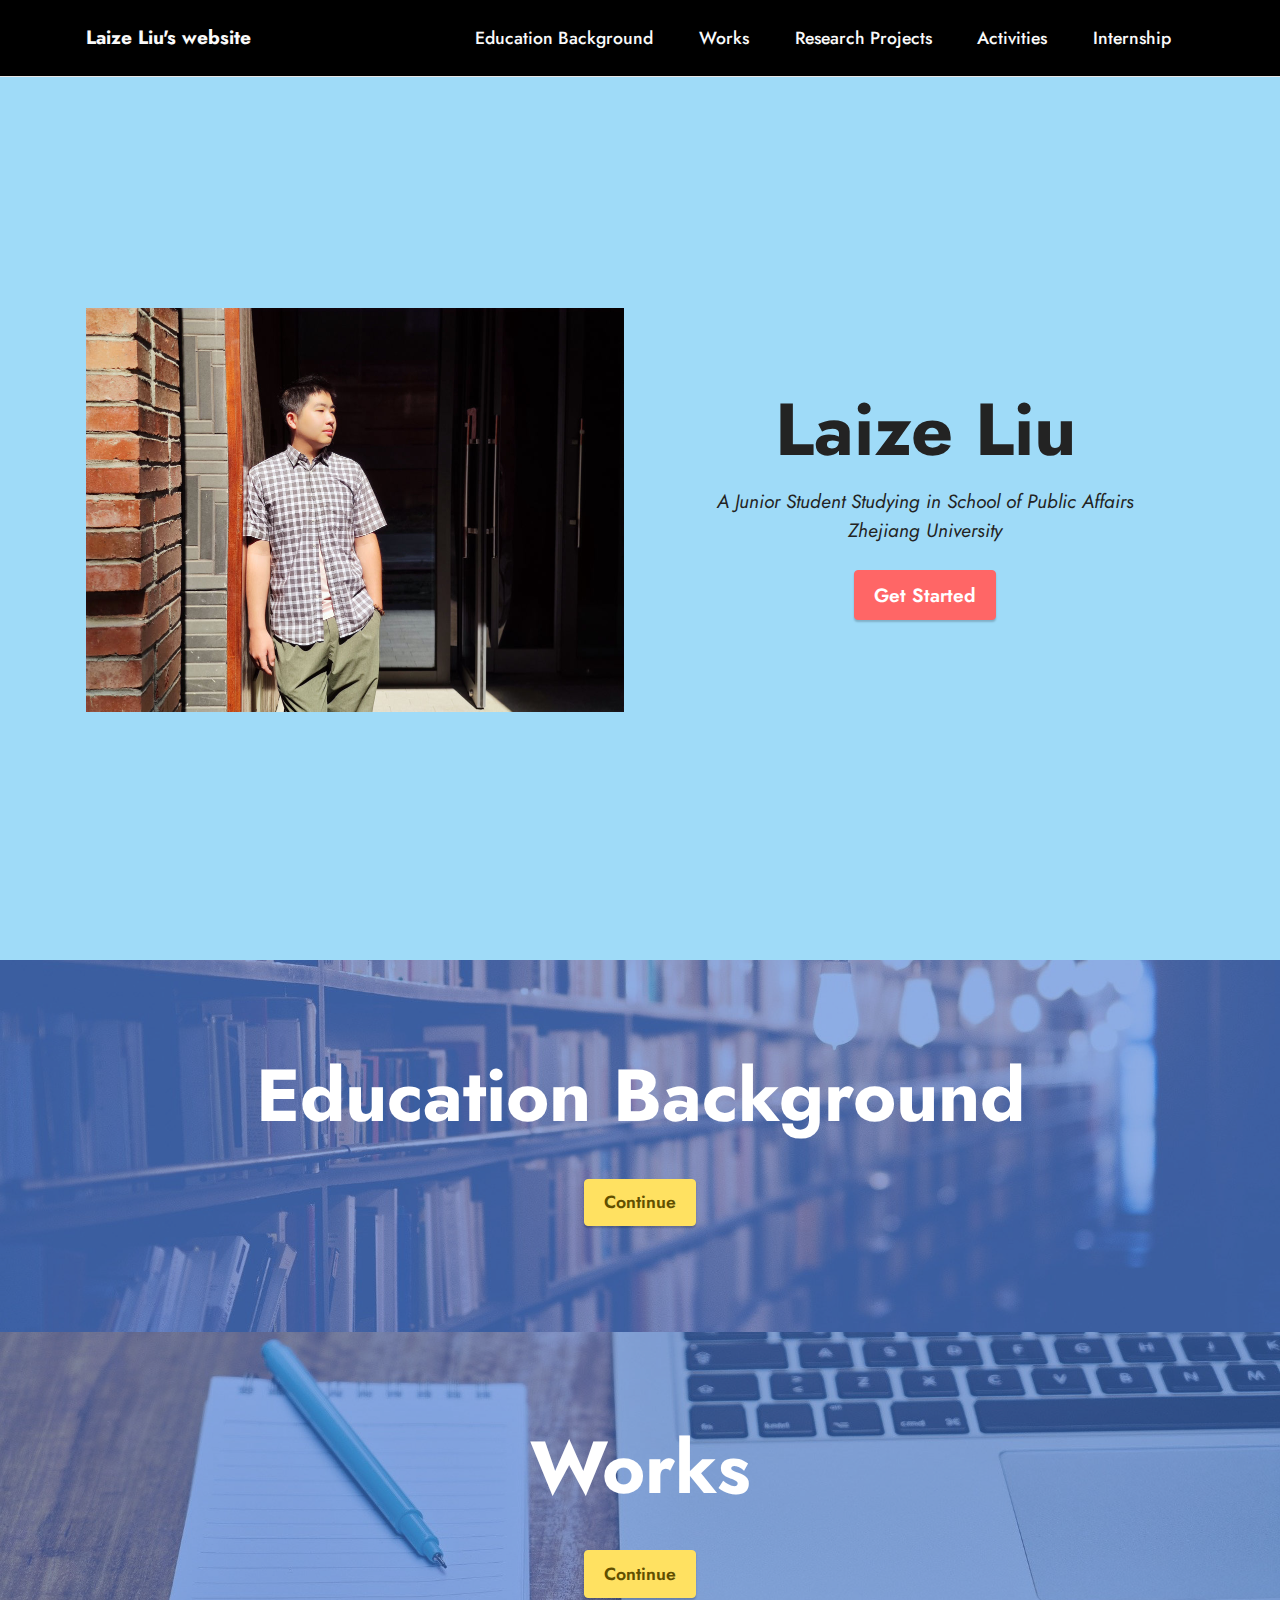
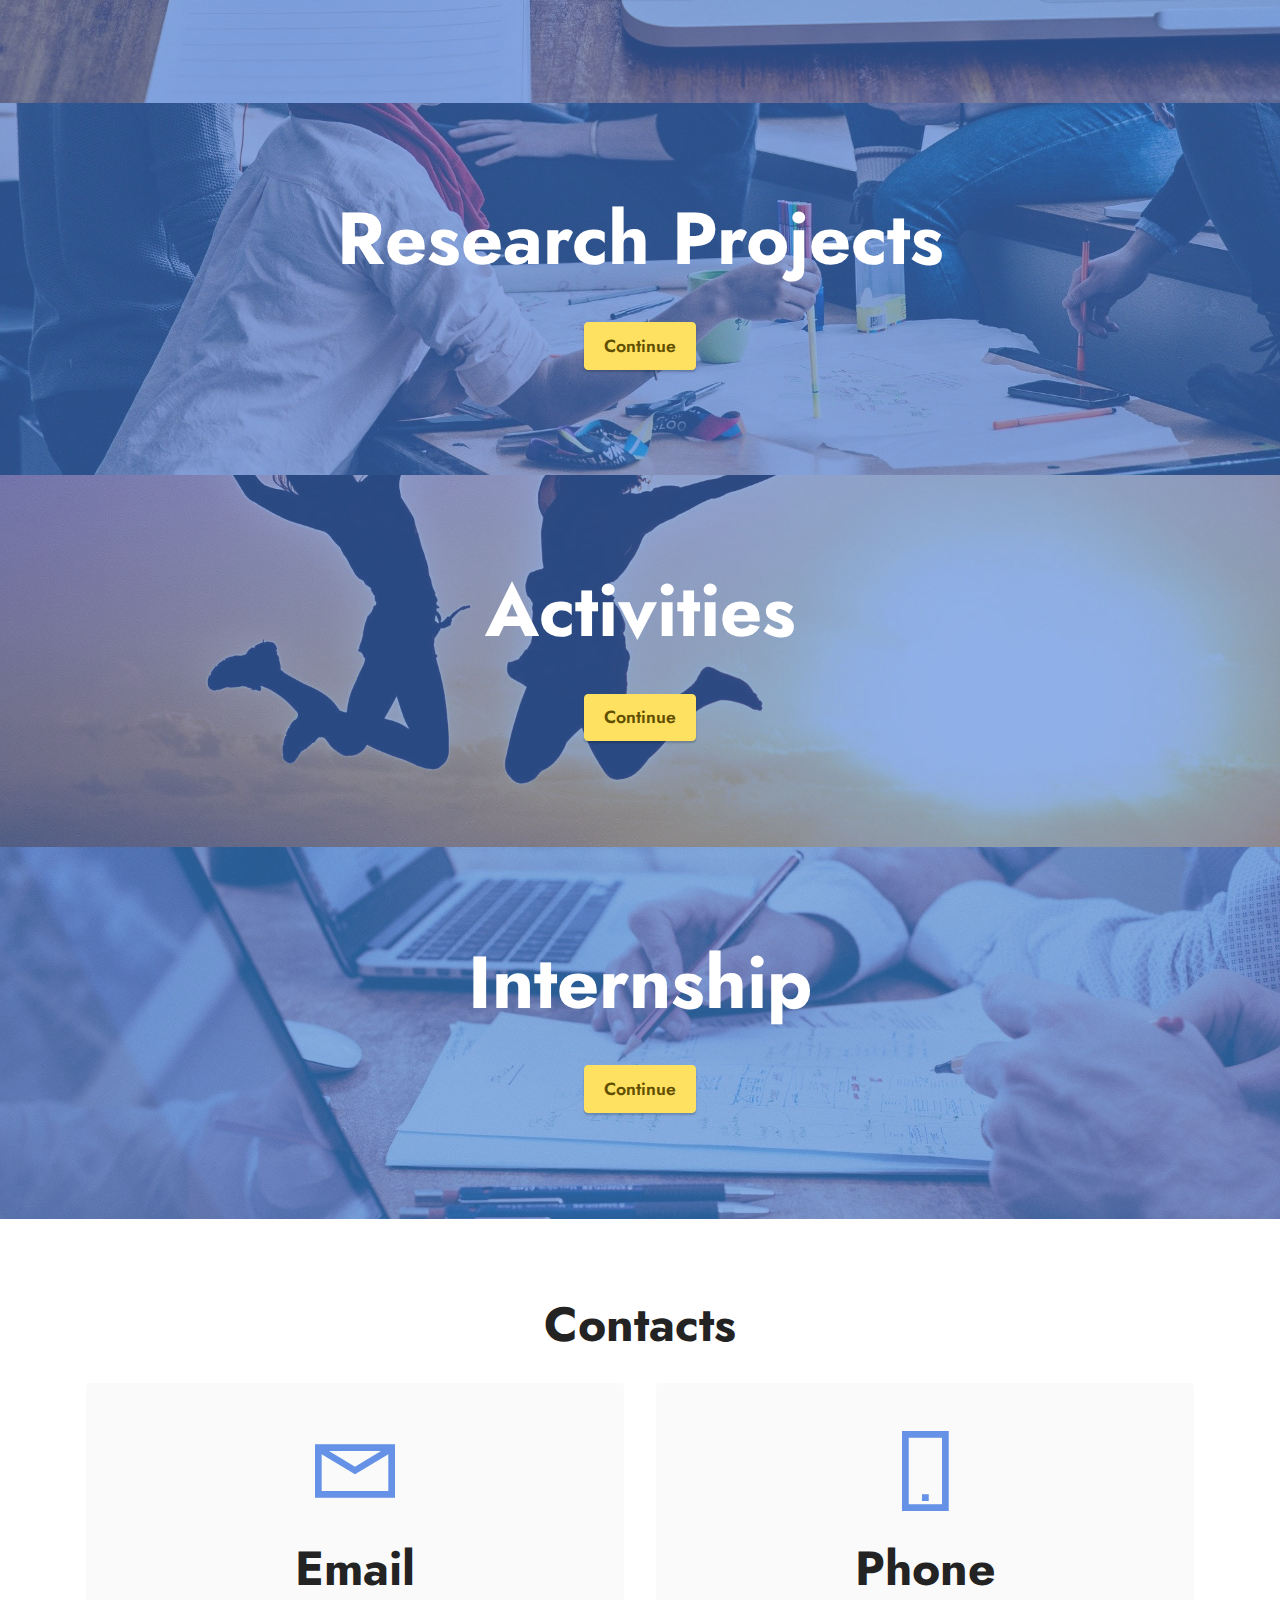
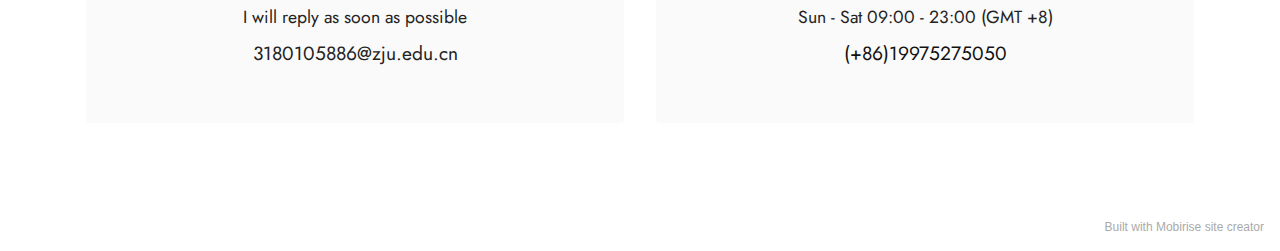
<file: index.html>
<!DOCTYPE html>
<html  >
<head>
  <!-- Site made with Mobirise Website Builder v5.3.5, https://mobirise.com -->
  <meta charset="UTF-8">
  <meta http-equiv="X-UA-Compatible" content="IE=edge">
  <meta name="generator" content="Mobirise v5.3.5, mobirise.com">
  <meta name="viewport" content="width=device-width, initial-scale=1, minimum-scale=1">
  <link rel="shortcut icon" href="assets/images/mbr-121x71.jpg" type="image/x-icon">
  <meta name="description" content="">
  
  
  <title>Home</title>
  <link rel="stylesheet" href="assets/web/assets/mobirise-icons2/mobirise2.css">
  <link rel="stylesheet" href="assets/tether/tether.min.css">
  <link rel="stylesheet" href="assets/bootstrap/css/bootstrap.min.css">
  <link rel="stylesheet" href="assets/bootstrap/css/bootstrap-grid.min.css">
  <link rel="stylesheet" href="assets/bootstrap/css/bootstrap-reboot.min.css">
  <link rel="stylesheet" href="assets/dropdown/css/style.css">
  <link rel="stylesheet" href="assets/socicon/css/styles.css">
  <link rel="stylesheet" href="assets/theme/css/style.css">
  <link rel="preload" href="https://fonts.googleapis.com/css?family=Jost:100,200,300,400,500,600,700,800,900,100i,200i,300i,400i,500i,600i,700i,800i,900i&display=swap" as="style" onload="this.onload=null;this.rel='stylesheet'">
  <noscript><link rel="stylesheet" href="https://fonts.googleapis.com/css?family=Jost:100,200,300,400,500,600,700,800,900,100i,200i,300i,400i,500i,600i,700i,800i,900i&display=swap"></noscript>
  <link rel="preload" as="style" href="assets/mobirise/css/mbr-additional.css"><link rel="stylesheet" href="assets/mobirise/css/mbr-additional.css" type="text/css">
  
  
  
  
</head>
<body>
  
  <section class="menu cid-s48OLK6784" once="menu" id="menu1-h">
    
    <nav class="navbar navbar-dropdown navbar-fixed-top navbar-expand-lg">
        <div class="container">
            <div class="navbar-brand">
                
                <span class="navbar-caption-wrap"><a class="navbar-caption text-white text-primary display-7" href="index.html#header11-k">Laize Liu's website</a></span>
            </div>
            <button class="navbar-toggler" type="button" data-toggle="collapse" data-target="#navbarSupportedContent" aria-controls="navbarNavAltMarkup" aria-expanded="false" aria-label="Toggle navigation">
                <div class="hamburger">
                    <span></span>
                    <span></span>
                    <span></span>
                    <span></span>
                </div>
            </button>
            <div class="collapse navbar-collapse" id="navbarSupportedContent">
                <ul class="navbar-nav nav-dropdown nav-right" data-app-modern-menu="true"><li class="nav-item"><a class="nav-link link text-white text-primary display-4" href="page1.html#info3-1q">Education Background</a></li><li class="nav-item"><a class="nav-link link text-white text-primary display-4" href="page2.html#info3-1x">Works</a></li><li class="nav-item"><a class="nav-link link text-white text-primary display-4" href="page3.html#info3-27">Research Projects</a></li><li class="nav-item"><a class="nav-link link text-white text-primary display-4" href="page4.html#info3-2d">Activities</a></li><li class="nav-item"><a class="nav-link link text-white text-primary display-4" href="page5.html#info3-2h">Internship</a></li></ul>
                
                
            </div>
        </div>
    </nav>

</section>

<section class="header11 cid-swqY5hfrY3 mbr-fullscreen" id="header11-k">

    

    

    <div class="container">
        <div class="row justify-content-center">
            <div class="col-12 col-md-6 image-wrapper">
                <img class="w-100" src="assets/images/img-1891-1076x807.jpg" alt="Mobirise">
            </div>
            <div class="col-12 col-md">
                <div class="text-wrapper text-center">
                    <h1 class="mbr-section-title mbr-fonts-style mb-3 display-1"><strong>Laize Liu</strong></h1>
                    <p class="mbr-text mbr-fonts-style display-7"><em>A Junior Student Studying in School of Public Affairs Zhejiang University</em></p>
                    <div class="mbr-section-btn mt-3"><a class="btn btn-secondary display-7" href="index.html#info3-n" target="_blank">Get Started</a></div>
                </div>
            </div>
        </div>
    </div>
</section>

<section class="info3 cid-swC5VnTu3k" id="info3-n">

    

    <div class="mbr-overlay" style="opacity: 0.6; background-color: rgb(68, 121, 217);">
    </div>

    <div class="container">
        <div class="row justify-content-center">
            <div class="card col-12 col-lg-10">
                <div class="card-wrapper">
                    <div class="card-box align-center">
                        <h4 class="card-title mbr-fonts-style align-center mb-4 display-1">
                            <strong>Education Background</strong></h4>
                        
                        <div class="mbr-section-btn mt-3"><a class="btn btn-warning display-4" href="page1.html#info3-1q">Continue</a></div>
                    </div>
                </div>
            </div>
        </div>
    </div>
</section>

<section class="info3 cid-swXY4KHrnz" id="info3-1g">

    

    <div class="mbr-overlay" style="opacity: 0.6; background-color: rgb(68, 121, 217);">
    </div>

    <div class="container">
        <div class="row justify-content-center">
            <div class="card col-12 col-lg-10">
                <div class="card-wrapper">
                    <div class="card-box align-center">
                        <h4 class="card-title mbr-fonts-style align-center mb-4 display-1"><strong>Works</strong></h4>
                        
                        <div class="mbr-section-btn mt-3"><a class="btn btn-warning display-4" href="page2.html#info3-1x">Continue</a></div>
                    </div>
                </div>
            </div>
        </div>
    </div>
</section>

<section class="info3 cid-swXYpvPzfD" id="info3-1i">

    

    <div class="mbr-overlay" style="opacity: 0.6; background-color: rgb(68, 121, 217);">
    </div>

    <div class="container">
        <div class="row justify-content-center">
            <div class="card col-12 col-lg-10">
                <div class="card-wrapper">
                    <div class="card-box align-center">
                        <h4 class="card-title mbr-fonts-style align-center mb-4 display-1">
                            <strong>Research Projects</strong></h4>
                        
                        <div class="mbr-section-btn mt-3"><a class="btn btn-warning display-4" href="page3.html#info3-27">Continue</a></div>
                    </div>
                </div>
            </div>
        </div>
    </div>
</section>

<section class="info3 cid-swXYoyZzlO" id="info3-1h">

    

    <div class="mbr-overlay" style="opacity: 0.6; background-color: rgb(68, 121, 217);">
    </div>

    <div class="container">
        <div class="row justify-content-center">
            <div class="card col-12 col-lg-10">
                <div class="card-wrapper">
                    <div class="card-box align-center">
                        <h4 class="card-title mbr-fonts-style align-center mb-4 display-1"><strong>Activities</strong></h4>
                        
                        <div class="mbr-section-btn mt-3"><a class="btn btn-warning display-4" href="page4.html#info3-2d">Continue</a></div>
                    </div>
                </div>
            </div>
        </div>
    </div>
</section>

<section class="info3 cid-swXYqklj0V" id="info3-1j">

    

    <div class="mbr-overlay" style="opacity: 0.6; background-color: rgb(68, 121, 217);">
    </div>

    <div class="container">
        <div class="row justify-content-center">
            <div class="card col-12 col-lg-10">
                <div class="card-wrapper">
                    <div class="card-box align-center">
                        <h4 class="card-title mbr-fonts-style align-center mb-4 display-1">
                            <strong>Internship</strong></h4>
                        
                        <div class="mbr-section-btn mt-3"><a class="btn btn-warning display-4" href="page5.html#info3-2h">Continue</a></div>
                    </div>
                </div>
            </div>
        </div>
    </div>
</section>

<section class="contacts1 cid-sxgEC4XYkY" id="contacts1-1p">

    

    
    <div class="container">
        <div class="mbr-section-head">
            <h3 class="mbr-section-title mbr-fonts-style align-center mb-0 display-2">
                <strong>Contacts</strong>
            </h3>
            
        </div>
        <div class="row justify-content-center mt-4">
            <div class="card col-12 col-lg-6">
                <div class="card-wrapper">
                    <div class="card-box align-center">
                        <div class="image-wrapper">
                            <span class="mbr-iconfont mobi-mbri-letter mobi-mbri"></span>
                        </div>
                        <h4 class="card-title mbr-fonts-style mb-2 display-2">
                            <strong>Email</strong>
                        </h4>
                        <p class="mbr-text mbr-fonts-style mb-2 display-4">I will reply as soon as possible</p>
                        <h5 class="link mbr-fonts-style display-7">3180105886@zju.edu.cn</h5>
                    </div>
                </div>
            </div>
            <div class="card col-12 col-lg-6">
                <div class="card-wrapper">
                    <div class="card-box align-center">
                        <div class="image-wrapper">
                            <span class="mbr-iconfont mobi-mbri-mobile-2 mobi-mbri"></span>
                        </div>
                        <h4 class="card-title mbr-fonts-style align-center mb-2 display-2">
                            <strong>Phone</strong>
                        </h4>
                        <p class="mbr-text mbr-fonts-style mb-2 display-4">Sun - Sat 09:00 - 23:00 (GMT +8)</p>
                        <h5 class="link mbr-black mbr-fonts-style display-7">(+86)19975275050</h5>
                    </div>
                </div>
            </div>
        </div>
    </div>
</section><section style="background-color: #fff; font-family: -apple-system, BlinkMacSystemFont, 'Segoe UI', 'Roboto', 'Helvetica Neue', Arial, sans-serif; color:#aaa; font-size:12px; padding: 0; align-items: center; display: flex;"><a href="https://mobirise.site/r" style="flex: 1 1; height: 3rem; padding-left: 1rem;"></a><p style="flex: 0 0 auto; margin:0; padding-right:1rem;">Built with Mobirise <a href="https://mobirise.site/j" style="color:#aaa;">site</a> creator</p></section><script src="assets/web/assets/jquery/jquery.min.js"></script>  <script src="assets/popper/popper.min.js"></script>  <script src="assets/tether/tether.min.js"></script>  <script src="assets/bootstrap/js/bootstrap.min.js"></script>  <script src="assets/smoothscroll/smooth-scroll.js"></script>  <script src="assets/dropdown/js/nav-dropdown.js"></script>  <script src="assets/dropdown/js/navbar-dropdown.js"></script>  <script src="assets/touchswipe/jquery.touch-swipe.min.js"></script>  <script src="assets/theme/js/script.js"></script>  
  
  
</body>
</html>
</file>
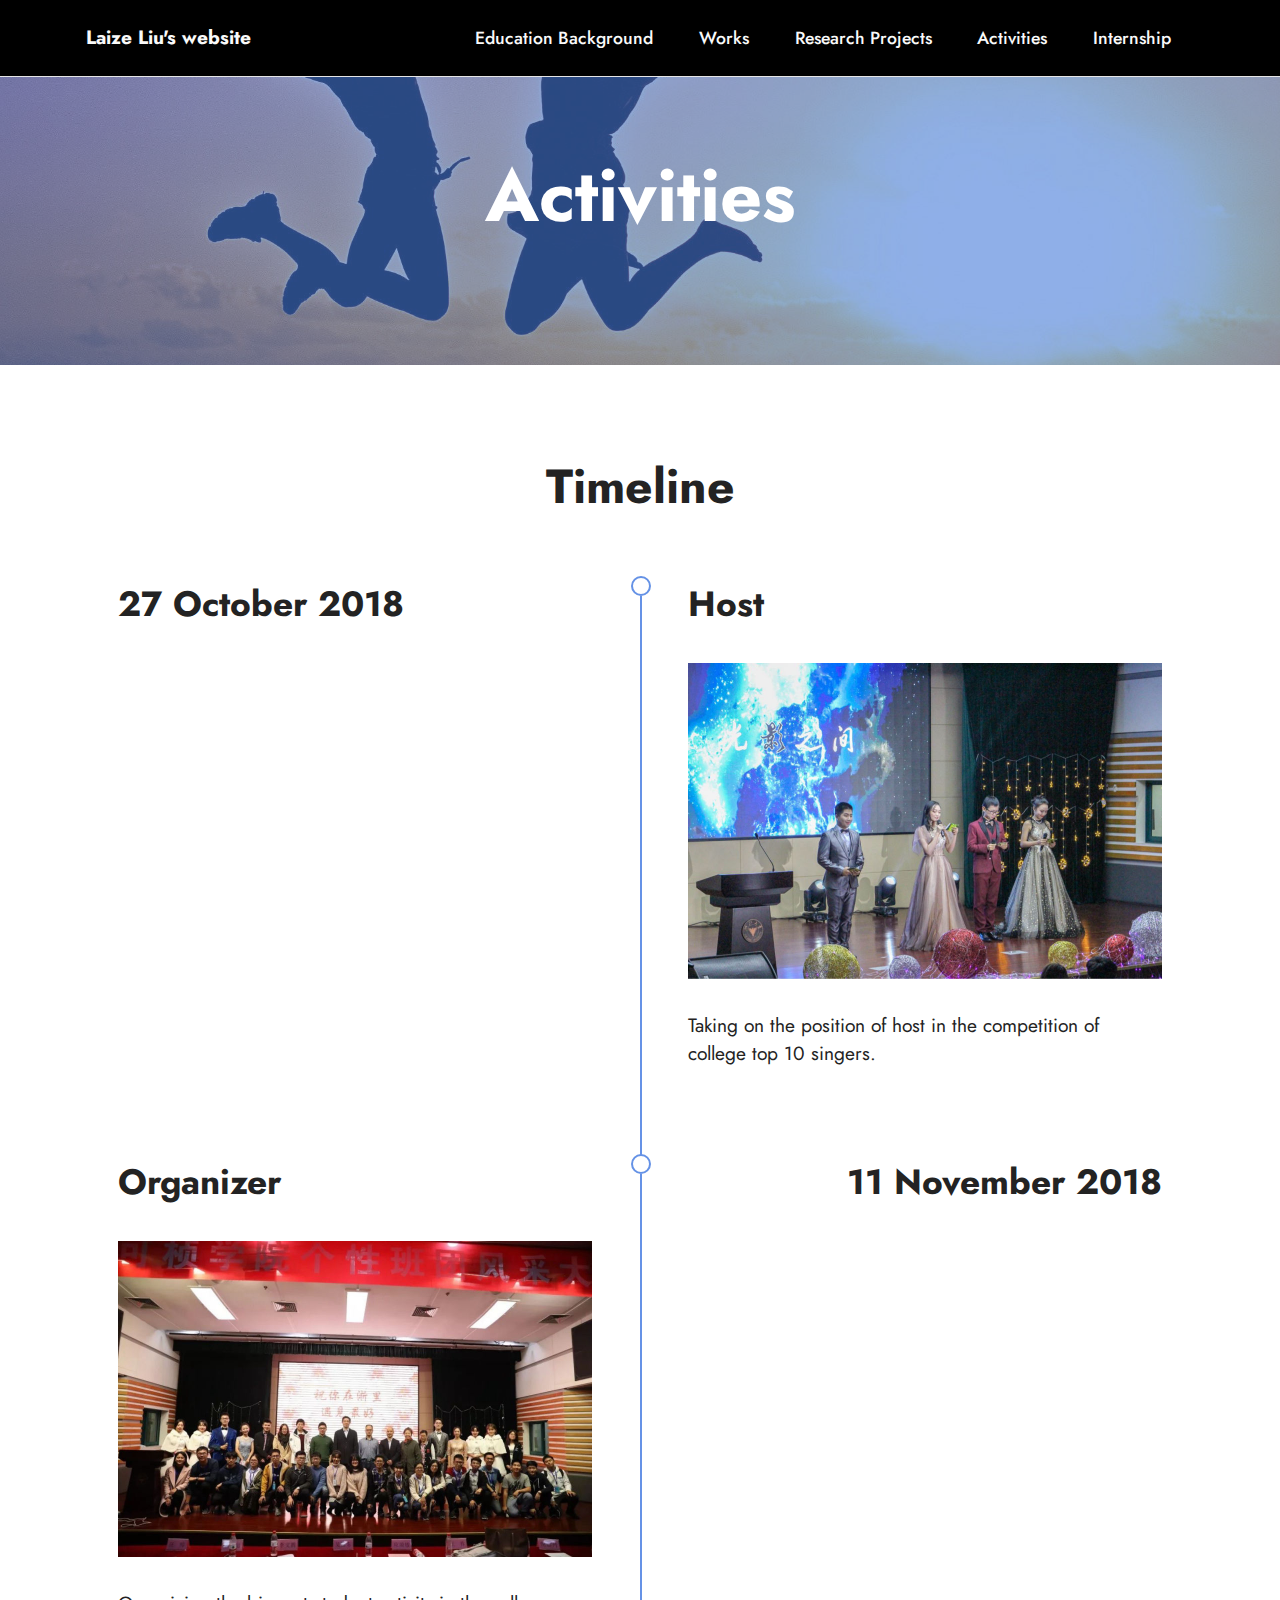
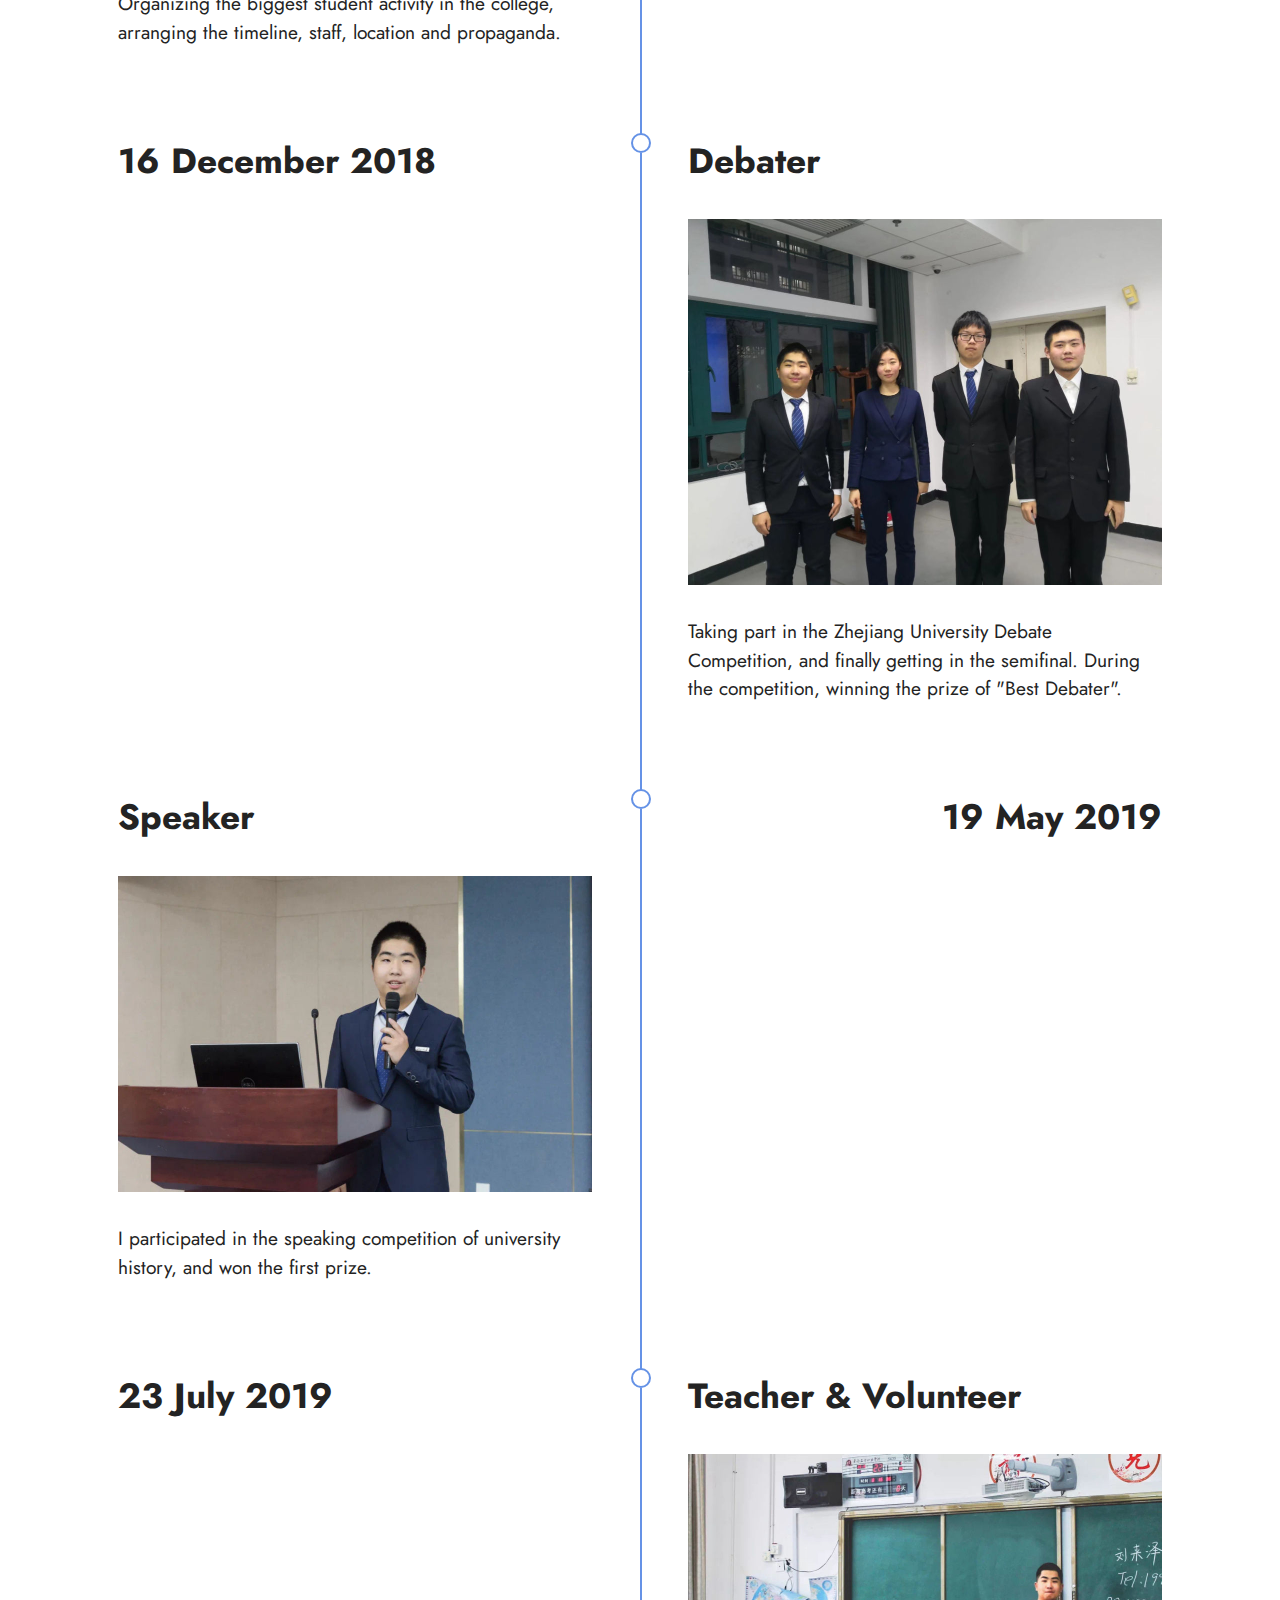
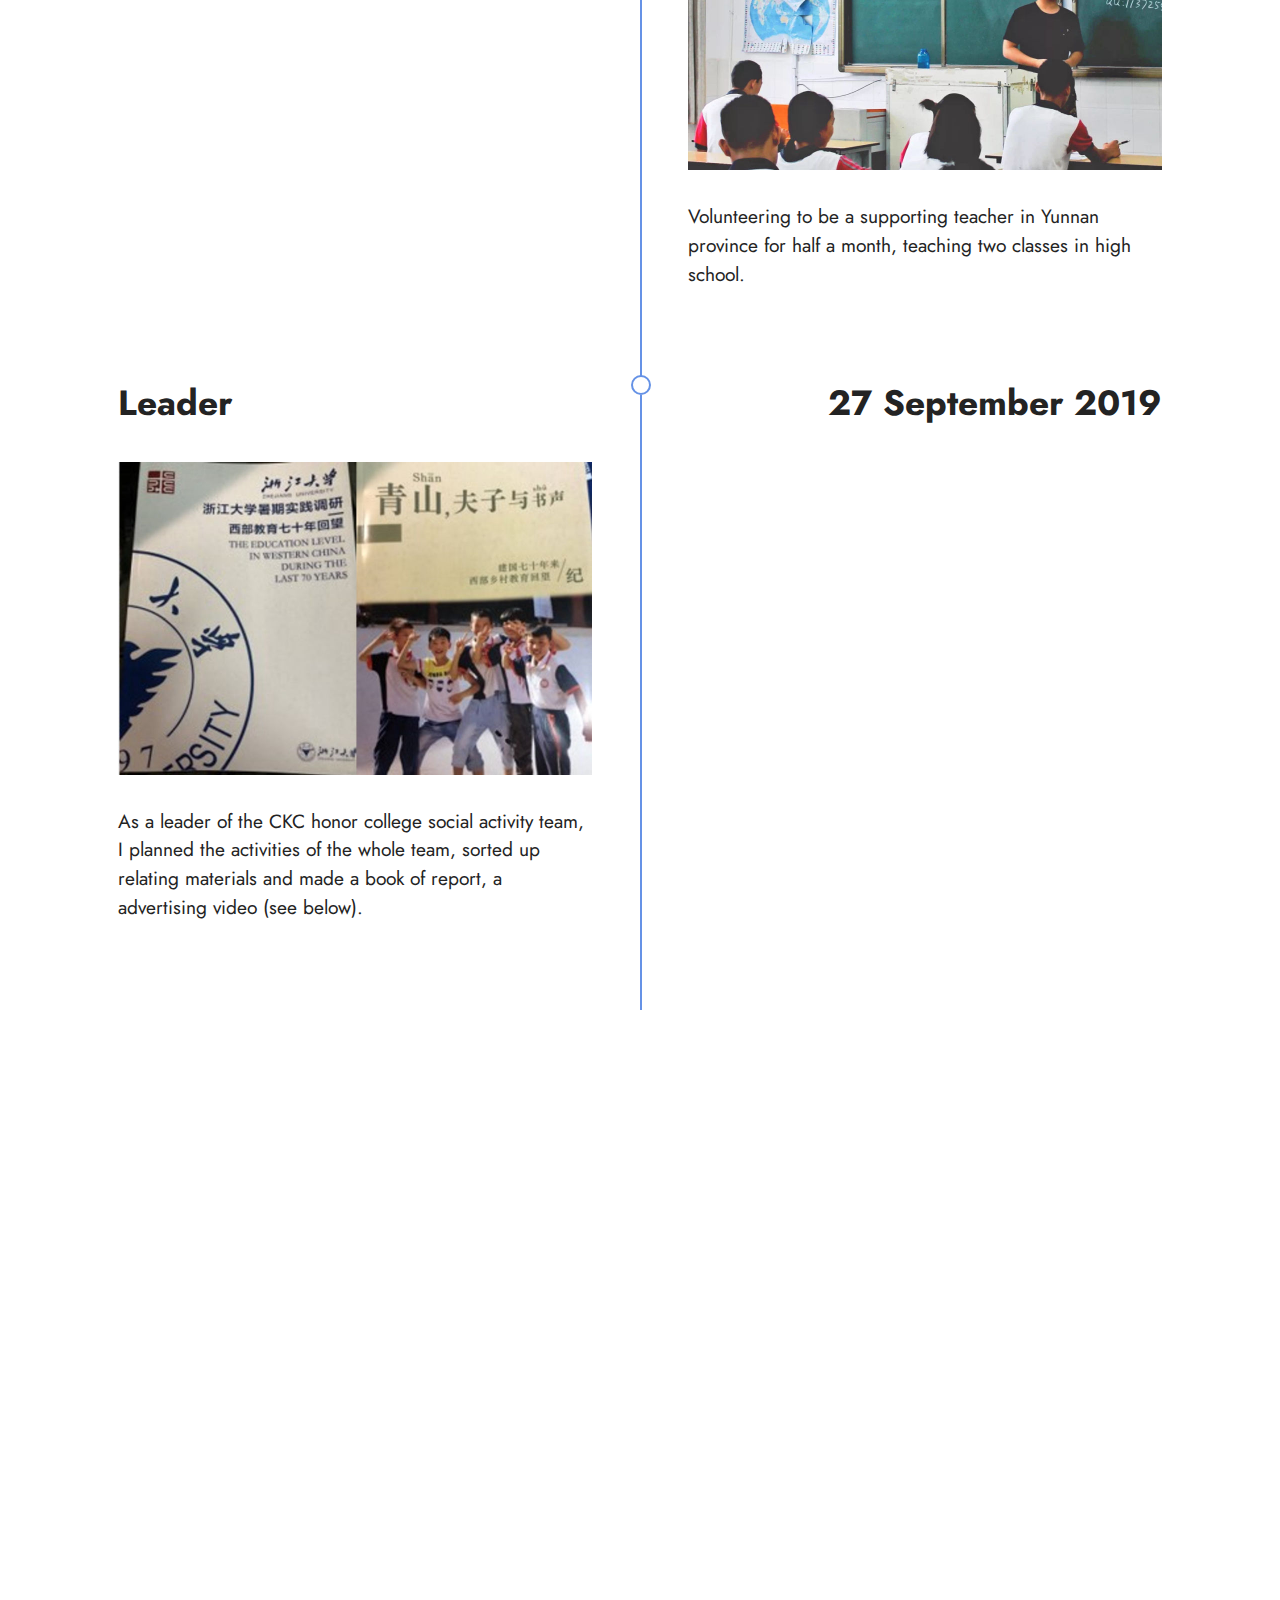
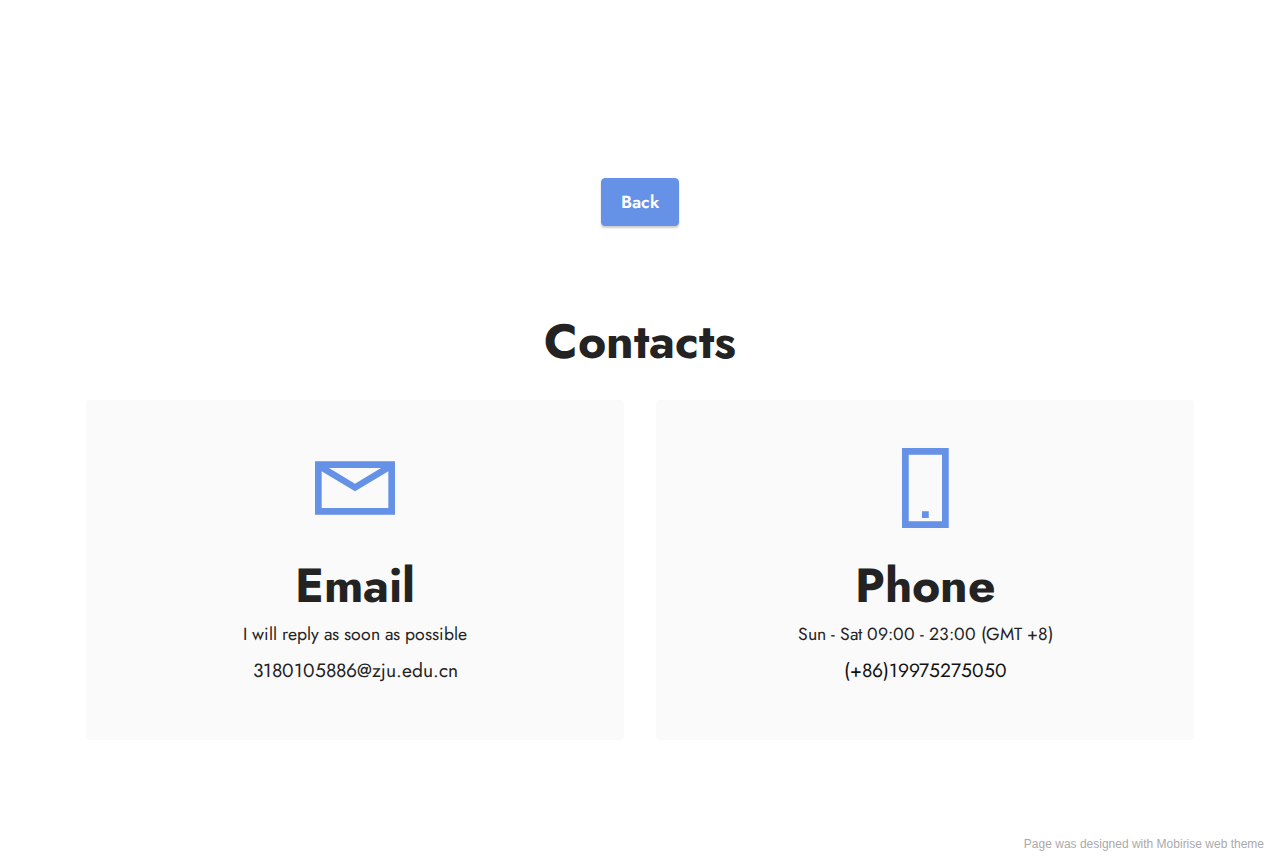
<file: activities.html>
<!DOCTYPE html>
<html  >
<head>
  <!-- Site made with Mobirise Website Builder v5.3.5, https://mobirise.com -->
  <meta charset="UTF-8">
  <meta http-equiv="X-UA-Compatible" content="IE=edge">
  <meta name="generator" content="Mobirise v5.3.5, mobirise.com">
  <meta name="viewport" content="width=device-width, initial-scale=1, minimum-scale=1">
  <link rel="shortcut icon" href="assets/images/mbr-121x71.jpg" type="image/x-icon">
  <meta name="description" content="">
  
  
  <title>Activities</title>
  <link rel="stylesheet" href="assets/web/assets/mobirise-icons2/mobirise2.css">
  <link rel="stylesheet" href="assets/tether/tether.min.css">
  <link rel="stylesheet" href="assets/bootstrap/css/bootstrap.min.css">
  <link rel="stylesheet" href="assets/bootstrap/css/bootstrap-grid.min.css">
  <link rel="stylesheet" href="assets/bootstrap/css/bootstrap-reboot.min.css">
  <link rel="stylesheet" href="assets/dropdown/css/style.css">
  <link rel="stylesheet" href="assets/socicon/css/styles.css">
  <link rel="stylesheet" href="assets/theme/css/style.css">
  <link rel="preload" href="https://fonts.googleapis.com/css?family=Jost:100,200,300,400,500,600,700,800,900,100i,200i,300i,400i,500i,600i,700i,800i,900i&display=swap" as="style" onload="this.onload=null;this.rel='stylesheet'">
  <noscript><link rel="stylesheet" href="https://fonts.googleapis.com/css?family=Jost:100,200,300,400,500,600,700,800,900,100i,200i,300i,400i,500i,600i,700i,800i,900i&display=swap"></noscript>
  <link rel="preload" as="style" href="assets/mobirise/css/mbr-additional.css"><link rel="stylesheet" href="assets/mobirise/css/mbr-additional.css" type="text/css">
  
  
  
  
</head>
<body>
  
  <section class="menu cid-s48OLK6784" once="menu" id="menu1-2c">
    
    <nav class="navbar navbar-dropdown navbar-fixed-top navbar-expand-lg">
        <div class="container">
            <div class="navbar-brand">
                
                <span class="navbar-caption-wrap"><a class="navbar-caption text-white text-primary display-7" href="index.html#header11-k">Laize Liu's website</a></span>
            </div>
            <button class="navbar-toggler" type="button" data-toggle="collapse" data-target="#navbarSupportedContent" aria-controls="navbarNavAltMarkup" aria-expanded="false" aria-label="Toggle navigation">
                <div class="hamburger">
                    <span></span>
                    <span></span>
                    <span></span>
                    <span></span>
                </div>
            </button>
            <div class="collapse navbar-collapse" id="navbarSupportedContent">
                <ul class="navbar-nav nav-dropdown nav-right" data-app-modern-menu="true"><li class="nav-item"><a class="nav-link link text-white text-primary display-4" href="page1.html#info3-1q">Education Background</a></li><li class="nav-item"><a class="nav-link link text-white text-primary display-4" href="page2.html#info3-1x">Works</a></li><li class="nav-item"><a class="nav-link link text-white text-primary display-4" href="page3.html#info3-27">Research Projects</a></li><li class="nav-item"><a class="nav-link link text-white text-primary display-4" href="page4.html#info3-2d">Activities</a></li><li class="nav-item"><a class="nav-link link text-white text-primary display-4" href="page5.html#info3-2h">Internship</a></li></ul>
                
                
            </div>
        </div>
    </nav>

</section>

<section class="info3 cid-sxgIgjSvx6" id="info3-2d">

    

    <div class="mbr-overlay" style="opacity: 0.6; background-color: rgb(68, 121, 217);">
    </div>

    <div class="container">
        <div class="row justify-content-center">
            <div class="card col-12 col-lg-10">
                <div class="card-wrapper">
                    <div class="card-box align-center">
                        <h4 class="card-title mbr-fonts-style align-center mb-4 display-1"><strong>Activities</strong></h4>
                        
                        
                    </div>
                </div>
            </div>
        </div>
    </div>
</section>

<section class="timeline1 cid-sxgIicBcne" id="timeline1-2e">
    
    
    <div class="timelines-container container" mbri-timelines="">
        <div class="mbr-section-head">
            <h3 class="mbr-section-title mbr-fonts-style align-center mb-0 display-2">
                <strong>Timeline</strong>
            </h3>
            
        </div>
        <div class="row timeline-element mb-2 mt-4">
            <div class="timeline-date col-12 col-md-6">
                <div class="timeline-date-wrapper">
                    <p class="mbr-timeline-date mbr-fonts-style display-5">
                        <strong>27 October 2018</strong></p>
                </div>
            </div>
            <span class="iconBackground"></span>
            <div class="col-12 col-md-6">
                <div class="timeline-text-wrapper">
                    <h4 class="mbr-timeline-title mbr-fonts-style mb-4 display-5">
                        <strong>Host</strong></h4>
                    <div class="image-wrapper mb-4">
                        <img src="assets/images/share-948x632.jpg" alt="Mobirise" title="">
                    </div>
                    <p class="mbr-text mbr-fonts-style display-7">Taking on the position of host in the competition of college top 10 singers.</p>
                </div>
            </div>
        </div>
        <div class="row timeline-element mb-2">
            <div class="col-12 col-md-6">
                <div class="timeline-text-wrapper">
                    <h4 class="mbr-timeline-title mbr-fonts-style mb-4 display-5">
                        <strong>Organizer</strong></h4>
                    <div class="image-wrapper mb-4">
                        <img src="assets/images/img-1909-948x632.jpg" alt="Mobirise" title="">
                    </div>
                    <p class="mbr-text mbr-fonts-style display-7">Organizing the biggest student activity in the college, arranging the timeline, staff, location and propaganda.</p>
                </div>
            </div>
            <span class="iconBackground"></span>
            <div class="timeline-date col-12 col-md-6">
                <div class="timeline-date-wrapper">
                    <p class="mbr-timeline-date mbr-fonts-style display-5"><strong>11 November 2018</strong></p>
                </div>
            </div>
        </div>
        <div class="row timeline-element mb-2">
            <div class="timeline-date col-12 col-md-6">
                <div class="timeline-date-wrapper">
                    <p class="mbr-timeline-date mbr-fonts-style display-5"><strong>16 December 2018</strong></p>
                </div>
            </div>
            <span class="iconBackground"></span>
            <div class="col-12 col-md-6">
                <div class="timeline-text-wrapper">
                    <h4 class="mbr-timeline-title mbr-fonts-style mb-4 display-5">
                        <strong>Debater</strong></h4>
                    <div class="image-wrapper mb-4">
                        <img src="assets/images/kjh-948x731.jpg" alt="Mobirise" title="">
                    </div>
                    <p class="mbr-text mbr-fonts-style display-7">Taking part in the Zhejiang University Debate Competition, and finally getting in the semifinal. During the competition, winning the prize of "Best Debater".</p>
                </div>
            </div>
        </div>
        <div class="row timeline-element mb-2">
            <div class="col-12 col-md-6">
                <div class="timeline-text-wrapper">
                    <h4 class="mbr-timeline-title mbr-fonts-style mb-4 display-5">
                        <strong>Speaker</strong></h4>
                    <div class="image-wrapper mb-4">
                        <img src="assets/images/img-1905-948x632.jpg" alt="Mobirise" title="">
                    </div>
                    <p class="mbr-text mbr-fonts-style display-7">
                        I participated in the speaking competition of university history, and won the first prize.</p>
                </div>
            </div>
            <span class="iconBackground"></span>
            <div class="timeline-date col-12 col-md-6">
                <div class="timeline-date-wrapper">
                    <p class="mbr-timeline-date mbr-fonts-style display-5"><strong>19 May 2019</strong></p>
                </div>
            </div>
        </div>
        <div class="row timeline-element mb-2">
            <div class="timeline-date col-12 col-md-6">
                <div class="timeline-date-wrapper">
                    <p class="mbr-timeline-date mbr-fonts-style display-5">
                        <strong>23 July 2019</strong></p>
                </div>
            </div>
            <span class="iconBackground"></span>
            <div class="col-12 col-md-6">
                <div class="timeline-text-wrapper">
                    <h4 class="mbr-timeline-title mbr-fonts-style mb-4 display-5">
                        <strong>Teacher &amp; Volunteer</strong></h4>
                    <div class="image-wrapper mb-4">
                        <img src="assets/images/img-1906-948x632.jpg" alt="Mobirise" title="">
                    </div>
                    <p class="mbr-text mbr-fonts-style display-7">
                        Volunteering to be a supporting teacher in Yunnan province for half a month, teaching two classes in high school.</p>
                </div>
            </div>
        </div>
        <div class="row timeline-element mb-2">
            <div class="col-12 col-md-6">
                <div class="timeline-text-wrapper">
                    <h4 class="mbr-timeline-title mbr-fonts-style mb-4 display-5">
                        <strong>Leader</strong></h4>
                    <div class="image-wrapper mb-4">
                        <img src="assets/images/10-948x626.jpg" alt="Mobirise" title="">
                    </div>
                    <p class="mbr-text mbr-fonts-style display-7">
                        As a leader of the CKC honor college social activity team, I planned the activities of the whole team, sorted up relating materials and made a book of report, a advertising video (see below).&nbsp;</p>
                </div>
            </div>
            <span class="iconBackground"></span>
            <div class="timeline-date col-12 col-md-6">
                <div class="timeline-date-wrapper">
                    <p class="mbr-timeline-date mbr-fonts-style display-5">
                        <strong>27 September 2019</strong></p>
                </div>
            </div>
        </div>
        
        
        
        
        
        
    </div>
</section>

<section class="video2 cid-sxgJTVZkA6" id="video2-2q">
    
    
    <div class="container-fluid">
        
        <div class="row justify-content-center mt-4">
            <div class="col-12 col-md-10 video-block">
                <div class="video-wrapper"><iframe class="mbr-embedded-video" src="https://www.youtube.com/embed/QUmuVmjD830?rel=0&amp;amp;showinfo=0&amp;autoplay=0&amp;loop=0" width="1280" height="720" frameborder="0" allowfullscreen></iframe></div>
                
            </div>
        </div>
    </div>
</section>

<section class="content11 cid-sxgJbMZyei" id="content11-2m">
    
    <div class="container">
        <div class="row justify-content-center">
            <div class="col-md-12 col-lg-9">
                <div class="mbr-section-btn align-center"><a class="btn btn-primary display-4" href="index.html#header11-k">Back</a></div>
            </div>
        </div>
    </div>
</section>

<section class="contacts1 cid-sxgIkEXhsC" id="contacts1-2f">

    

    
    <div class="container">
        <div class="mbr-section-head">
            <h3 class="mbr-section-title mbr-fonts-style align-center mb-0 display-2">
                <strong>Contacts</strong>
            </h3>
            
        </div>
        <div class="row justify-content-center mt-4">
            <div class="card col-12 col-lg-6">
                <div class="card-wrapper">
                    <div class="card-box align-center">
                        <div class="image-wrapper">
                            <span class="mbr-iconfont mobi-mbri-letter mobi-mbri"></span>
                        </div>
                        <h4 class="card-title mbr-fonts-style mb-2 display-2">
                            <strong>Email</strong>
                        </h4>
                        <p class="mbr-text mbr-fonts-style mb-2 display-4">I will reply as soon as possible</p>
                        <h5 class="link mbr-fonts-style display-7">3180105886@zju.edu.cn</h5>
                    </div>
                </div>
            </div>
            <div class="card col-12 col-lg-6">
                <div class="card-wrapper">
                    <div class="card-box align-center">
                        <div class="image-wrapper">
                            <span class="mbr-iconfont mobi-mbri-mobile-2 mobi-mbri"></span>
                        </div>
                        <h4 class="card-title mbr-fonts-style align-center mb-2 display-2">
                            <strong>Phone</strong>
                        </h4>
                        <p class="mbr-text mbr-fonts-style mb-2 display-4">Sun - Sat 09:00 - 23:00 (GMT +8)</p>
                        <h5 class="link mbr-black mbr-fonts-style display-7">(+86)19975275050</h5>
                    </div>
                </div>
            </div>
        </div>
    </div>
</section><section style="background-color: #fff; font-family: -apple-system, BlinkMacSystemFont, 'Segoe UI', 'Roboto', 'Helvetica Neue', Arial, sans-serif; color:#aaa; font-size:12px; padding: 0; align-items: center; display: flex;"><a href="https://mobirise.site/m" style="flex: 1 1; height: 3rem; padding-left: 1rem;"></a><p style="flex: 0 0 auto; margin:0; padding-right:1rem;"><a href="https://mobirise.site/s" style="color:#aaa;">Page</a> was designed with Mobirise web theme</p></section><script src="assets/web/assets/jquery/jquery.min.js"></script>  <script src="assets/popper/popper.min.js"></script>  <script src="assets/tether/tether.min.js"></script>  <script src="assets/bootstrap/js/bootstrap.min.js"></script>  <script src="assets/smoothscroll/smooth-scroll.js"></script>  <script src="assets/dropdown/js/nav-dropdown.js"></script>  <script src="assets/dropdown/js/navbar-dropdown.js"></script>  <script src="assets/touchswipe/jquery.touch-swipe.min.js"></script>  <script src="assets/playervimeo/vimeo_player.js"></script>  <script src="assets/theme/js/script.js"></script>  
  
  
</body>
</html>
</file>
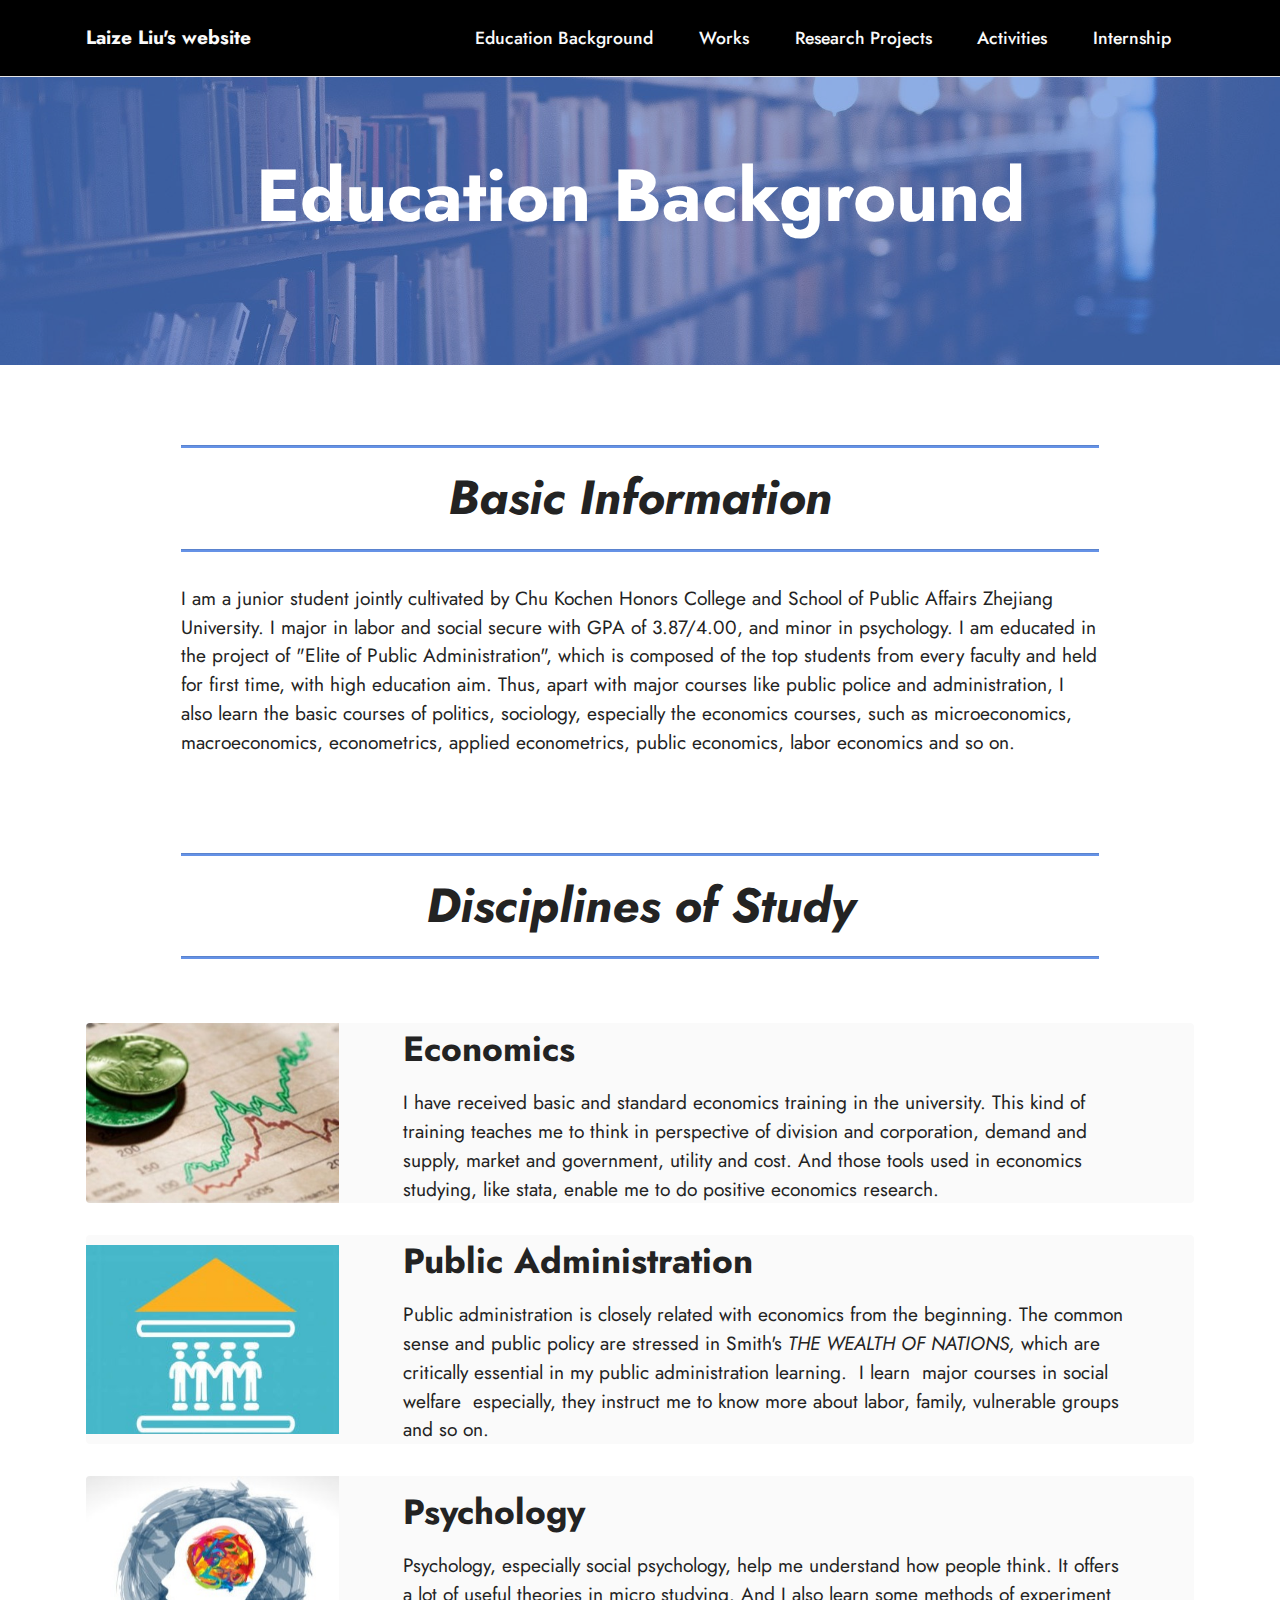
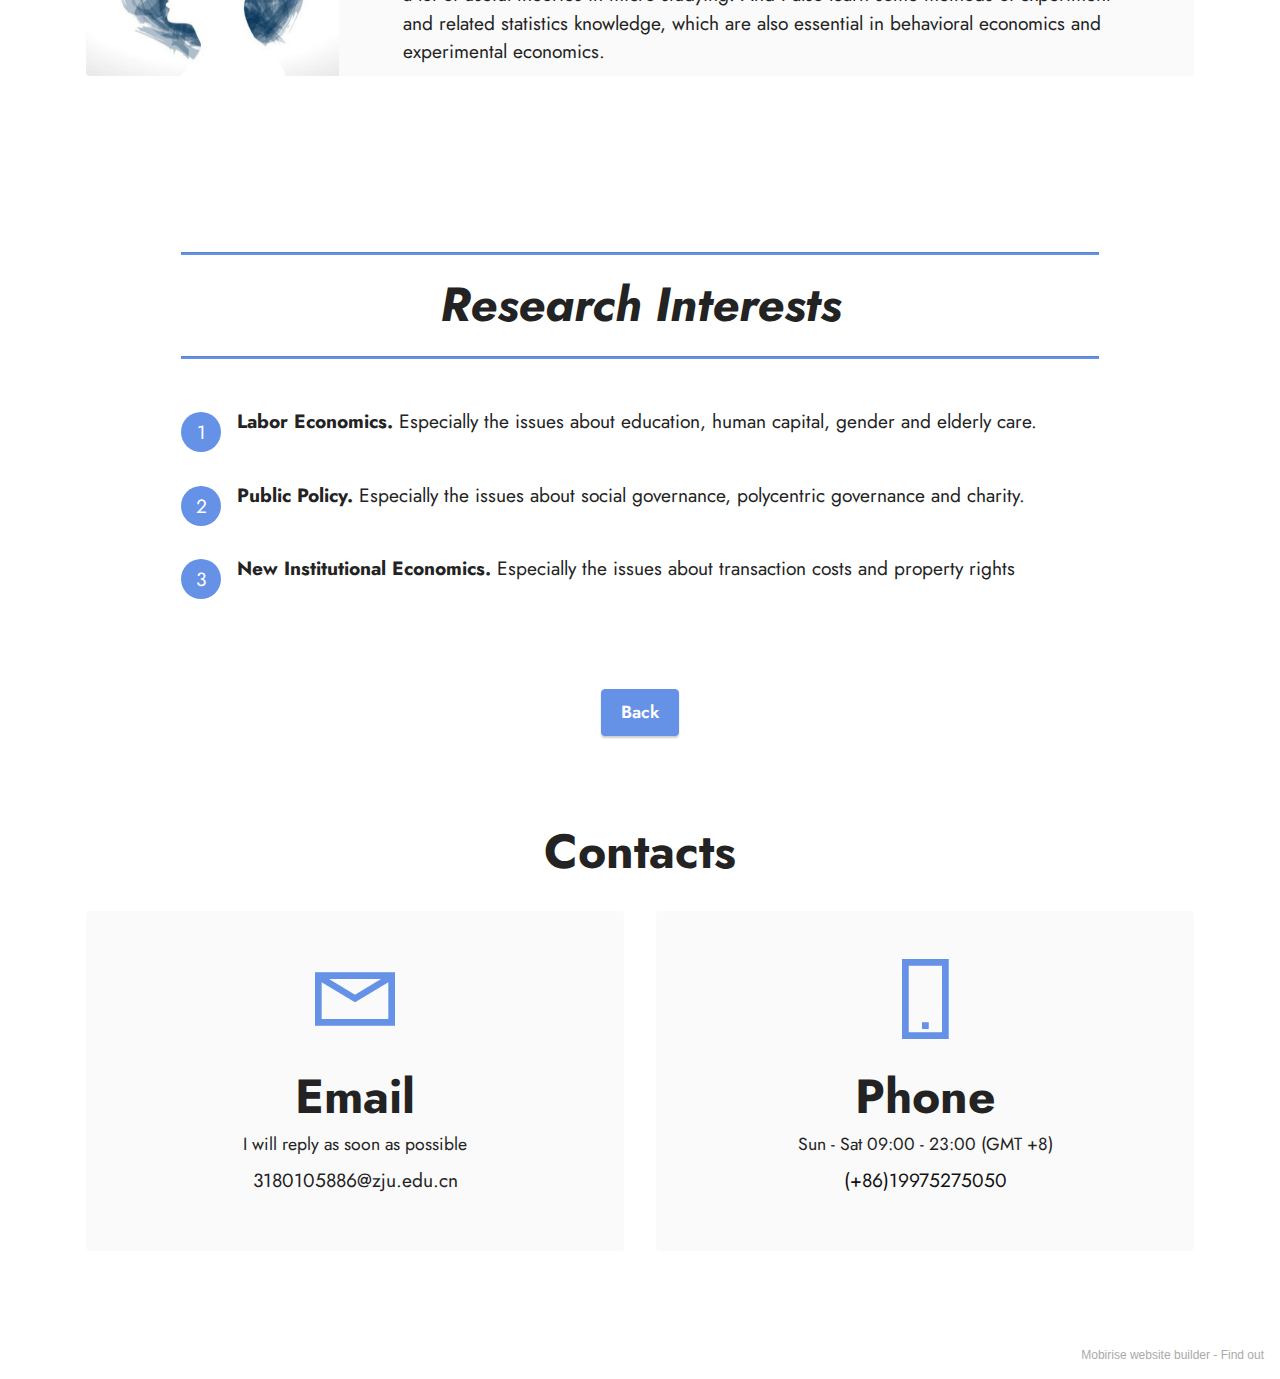
<file: education background.html>
<!DOCTYPE html>
<html  >
<head>
  <!-- Site made with Mobirise Website Builder v5.3.5, https://mobirise.com -->
  <meta charset="UTF-8">
  <meta http-equiv="X-UA-Compatible" content="IE=edge">
  <meta name="generator" content="Mobirise v5.3.5, mobirise.com">
  <meta name="viewport" content="width=device-width, initial-scale=1, minimum-scale=1">
  <link rel="shortcut icon" href="assets/images/mbr-121x71.jpg" type="image/x-icon">
  <meta name="description" content="">
  
  
  <title>Education Background</title>
  <link rel="stylesheet" href="assets/web/assets/mobirise-icons2/mobirise2.css">
  <link rel="stylesheet" href="assets/tether/tether.min.css">
  <link rel="stylesheet" href="assets/bootstrap/css/bootstrap.min.css">
  <link rel="stylesheet" href="assets/bootstrap/css/bootstrap-grid.min.css">
  <link rel="stylesheet" href="assets/bootstrap/css/bootstrap-reboot.min.css">
  <link rel="stylesheet" href="assets/dropdown/css/style.css">
  <link rel="stylesheet" href="assets/socicon/css/styles.css">
  <link rel="stylesheet" href="assets/theme/css/style.css">
  <link rel="preload" href="https://fonts.googleapis.com/css?family=Jost:100,200,300,400,500,600,700,800,900,100i,200i,300i,400i,500i,600i,700i,800i,900i&display=swap" as="style" onload="this.onload=null;this.rel='stylesheet'">
  <noscript><link rel="stylesheet" href="https://fonts.googleapis.com/css?family=Jost:100,200,300,400,500,600,700,800,900,100i,200i,300i,400i,500i,600i,700i,800i,900i&display=swap"></noscript>
  <link rel="preload" as="style" href="assets/mobirise/css/mbr-additional.css"><link rel="stylesheet" href="assets/mobirise/css/mbr-additional.css" type="text/css">
  
  
  
  
</head>
<body>
  
  <section class="menu cid-s48OLK6784" once="menu" id="menu1-11">
    
    <nav class="navbar navbar-dropdown navbar-fixed-top navbar-expand-lg">
        <div class="container">
            <div class="navbar-brand">
                
                <span class="navbar-caption-wrap"><a class="navbar-caption text-white text-primary display-7" href="index.html#header11-k">Laize Liu's website</a></span>
            </div>
            <button class="navbar-toggler" type="button" data-toggle="collapse" data-target="#navbarSupportedContent" aria-controls="navbarNavAltMarkup" aria-expanded="false" aria-label="Toggle navigation">
                <div class="hamburger">
                    <span></span>
                    <span></span>
                    <span></span>
                    <span></span>
                </div>
            </button>
            <div class="collapse navbar-collapse" id="navbarSupportedContent">
                <ul class="navbar-nav nav-dropdown nav-right" data-app-modern-menu="true"><li class="nav-item"><a class="nav-link link text-white text-primary display-4" href="page1.html#info3-1q">Education Background</a></li><li class="nav-item"><a class="nav-link link text-white text-primary display-4" href="page2.html#info3-1x">Works</a></li><li class="nav-item"><a class="nav-link link text-white text-primary display-4" href="page3.html#info3-27">Research Projects</a></li><li class="nav-item"><a class="nav-link link text-white text-primary display-4" href="page4.html#info3-2d">Activities</a></li><li class="nav-item"><a class="nav-link link text-white text-primary display-4" href="page5.html#info3-2h">Internship</a></li></ul>
                
                
            </div>
        </div>
    </nav>

</section>

<section class="info3 cid-sxgH8NYvWy" id="info3-1q">

    

    <div class="mbr-overlay" style="opacity: 0.6; background-color: rgb(68, 121, 217);">
    </div>

    <div class="container">
        <div class="row justify-content-center">
            <div class="card col-12 col-lg-10">
                <div class="card-wrapper">
                    <div class="card-box align-center">
                        <h4 class="card-title mbr-fonts-style align-center mb-4 display-1">
                            <strong>Education Background</strong></h4>
                        
                        
                    </div>
                </div>
            </div>
        </div>
    </div>
</section>

<section class="content6 cid-sxgN0A4bpo" id="content6-2r">
    
    <div class="container">
        <div class="row justify-content-center">
            <div class="col-md-12 col-lg-10">
                <hr class="line">
                <p class="mbr-text align-center mbr-fonts-style my-4 display-2"><strong><em>Basic Information</em></strong><br></p>
                <hr class="line">
            </div>
        </div>
    </div>
</section>

<section class="content5 cid-sxgN7xtr2G" id="content5-2t">
    
    <div class="container">
        <div class="row justify-content-center">
            <div class="col-md-12 col-lg-10">
                
                
                <p class="mbr-text mbr-fonts-style display-7">I am a junior student jointly cultivated by Chu Kochen Honors College and School of Public Affairs Zhejiang University. I major in labor and social secure with GPA of 3.87/4.00, and minor in psychology. I am educated in the project of "Elite of Public Administration", which is composed of the top students from every faculty and held for first time, with high education aim. Thus, apart with major courses like public police and administration, I also learn the basic courses of politics, sociology, especially the economics courses, such as microeconomics, macroeconomics, econometrics, applied econometrics, public economics, labor economics and so on.</p>
            </div>
        </div>
    </div>
</section>

<section class="content6 cid-sxgHcWg04V" id="content6-1r">
    
    <div class="container">
        <div class="row justify-content-center">
            <div class="col-md-12 col-lg-10">
                <hr class="line">
                <p class="mbr-text align-center mbr-fonts-style my-4 display-2"><strong><em>Disciplines of Study</em></strong><br></p>
                <hr class="line">
            </div>
        </div>
    </div>
</section>

<section class="features10 cid-sxgHeBoJDm" id="features11-1s">
    <!---->
    
    
    <div class="container">
        <div class="title">
            
            
        </div>
        <div class="card">
            <div class="card-wrapper">
                <div class="row align-items-center">
                    <div class="col-12 col-md-3">
                        <div class="image-wrapper">
                            <img src="assets/images/raf0d2d79d043217e8d869119987e63bf-2-506x251.jpeg" alt="Mobirise" title="">
                        </div>
                    </div>
                    <div class="col-12 col-md">
                        <div class="card-box">
                            <div class="row">
                                <div class="col-12">
                                    <div class="top-line">
                                        <h4 class="card-title mbr-fonts-style display-5"><strong>Economics</strong></h4>
                                        <p class="cost mbr-fonts-style display-5"></p>
                                    </div>
                                </div>
                                <div class="col-12">
                                    <div class="bottom-line">
                                        <p class="mbr-text mbr-fonts-style m-0 display-7">I have received basic and standard economics training in the university. This kind of training teaches me to think in perspective of division and corporation, demand and supply, market and government, utility and cost. And those tools used in economics studying, like stata, enable me to do positive economics research.</p>
                                    </div>
                                </div>
                            </div>
                        </div>
                    </div>
                </div>
            </div>
        </div>
        <div class="card">
            <div class="card-wrapper">
                <div class="row align-items-center">
                    <div class="col-12 col-md-3">
                        <div class="image-wrapper">
                            <img src="assets/images/web-2020-publicadministration-rheinahr-506x226.jpeg" alt="Mobirise" title="">
                        </div>
                    </div>
                    <div class="col-12 col-md">
                        <div class="card-box">
                            <div class="row">
                                <div class="col-12">
                                    <div class="top-line">
                                        <h4 class="card-title mbr-fonts-style display-5"><strong>Public Administration</strong></h4>
                                        <p class="cost mbr-fonts-style display-5"></p>
                                    </div>
                                </div>
                                <div class="col-12">
                                    <div class="bottom-line">
                                        <p class="mbr-text mbr-fonts-style m-0 display-7">Public administration is closely related with economics from the beginning. The common sense and public policy are stressed in Smith's <em>THE WEALTH OF NATIONS, </em>which are critically essential in my public administration learning.&nbsp; I learn&nbsp; major courses in social welfare&nbsp; especially, they instruct me to know more about labor, family, vulnerable groups and so on.&nbsp;</p>
                                    </div>
                                </div>
                            </div>
                        </div>
                    </div>
                </div>
            </div>
        </div>
        <div class="card">
            <div class="card-wrapper">
                <div class="row align-items-center">
                    <div class="col-12 col-md-3">
                        <div class="image-wrapper">
                            <img src="assets/images/rf617796f012a6a780eb25823fc9bc003-506x265.jpeg" alt="Mobirise" title="">
                        </div>
                    </div>
                    <div class="col-12 col-md">
                        <div class="card-box">
                            <div class="row">
                                <div class="col-12">
                                    <div class="top-line">
                                        <h4 class="card-title mbr-fonts-style display-5"><strong>Psychology</strong></h4>
                                        <p class="cost mbr-fonts-style display-5"></p>
                                    </div>
                                </div>
                                <div class="col-12">
                                    <div class="bottom-line">
                                        <p class="mbr-text mbr-fonts-style m-0 display-7">Psychology, especially social psychology, help me understand how people think. It offers a lot of useful theories in micro studying. And I also learn some methods of experiment and related statistics knowledge, which are also essential in behavioral economics and experimental economics.</p>
                                    </div>
                                </div>
                            </div>
                        </div>
                    </div>
                </div>
            </div>
        </div>
        
        
        
    </div>
</section>

<section class="content6 cid-sxgHfwI605" id="content6-1t">
    
    <div class="container">
        <div class="row justify-content-center">
            <div class="col-md-12 col-lg-10">
                <hr class="line">
                <p class="mbr-text align-center mbr-fonts-style my-4 display-2">
                    <em><strong>Research Interests</strong></em></p>
                <hr class="line">
            </div>
        </div>
    </div>
</section>

<section class="content9 cid-sxgHg49ubE" id="content9-1u">
    

    <div class="container">
        <div class="row justify-content-center">
            <div class="counter-container col-md-12 col-lg-10">
                
                <div class="mbr-text mbr-fonts-style display-7">
                    <ol>
                        <li><strong>Labor Economics.</strong> Especially the issues about education, human capital, gender and elderly care.&nbsp; &nbsp; &nbsp; &nbsp; &nbsp; &nbsp; &nbsp; &nbsp; &nbsp; &nbsp; &nbsp; &nbsp; &nbsp;</li>
                        <li><strong>Public Policy. </strong>Especially the issues about social governance, polycentric governance and charity.&nbsp; &nbsp; &nbsp; &nbsp; &nbsp; &nbsp; &nbsp; &nbsp; &nbsp; &nbsp; &nbsp; &nbsp; &nbsp; &nbsp;</li>
                        <li><strong>New Institutional Economics. </strong>Especially the issues about transaction costs and property rights</li>
                    </ol>
                </div>
            </div>
        </div>
    </div>
</section>

<section class="content11 cid-sxgJke2ccw" id="content11-2p">
    
    <div class="container">
        <div class="row justify-content-center">
            <div class="col-md-12 col-lg-9">
                <div class="mbr-section-btn align-center"><a class="btn btn-primary display-4" href="index.html#header11-k">Back</a></div>
            </div>
        </div>
    </div>
</section>

<section class="contacts1 cid-sxgHhIjGNb" id="contacts1-1v">

    

    
    <div class="container">
        <div class="mbr-section-head">
            <h3 class="mbr-section-title mbr-fonts-style align-center mb-0 display-2">
                <strong>Contacts</strong>
            </h3>
            
        </div>
        <div class="row justify-content-center mt-4">
            <div class="card col-12 col-lg-6">
                <div class="card-wrapper">
                    <div class="card-box align-center">
                        <div class="image-wrapper">
                            <span class="mbr-iconfont mobi-mbri-letter mobi-mbri"></span>
                        </div>
                        <h4 class="card-title mbr-fonts-style mb-2 display-2">
                            <strong>Email</strong>
                        </h4>
                        <p class="mbr-text mbr-fonts-style mb-2 display-4">I will reply as soon as possible</p>
                        <h5 class="link mbr-fonts-style display-7">3180105886@zju.edu.cn</h5>
                    </div>
                </div>
            </div>
            <div class="card col-12 col-lg-6">
                <div class="card-wrapper">
                    <div class="card-box align-center">
                        <div class="image-wrapper">
                            <span class="mbr-iconfont mobi-mbri-mobile-2 mobi-mbri"></span>
                        </div>
                        <h4 class="card-title mbr-fonts-style align-center mb-2 display-2">
                            <strong>Phone</strong>
                        </h4>
                        <p class="mbr-text mbr-fonts-style mb-2 display-4">Sun - Sat 09:00 - 23:00 (GMT +8)</p>
                        <h5 class="link mbr-black mbr-fonts-style display-7">(+86)19975275050</h5>
                    </div>
                </div>
            </div>
        </div>
    </div>
</section><section style="background-color: #fff; font-family: -apple-system, BlinkMacSystemFont, 'Segoe UI', 'Roboto', 'Helvetica Neue', Arial, sans-serif; color:#aaa; font-size:12px; padding: 0; align-items: center; display: flex;"><a href="https://mobirise.site/s" style="flex: 1 1; height: 3rem; padding-left: 1rem;"></a><p style="flex: 0 0 auto; margin:0; padding-right:1rem;">Mobirise website builder - <a href="https://mobirise.site/n" style="color:#aaa;">Find out</a></p></section><script src="assets/web/assets/jquery/jquery.min.js"></script>  <script src="assets/popper/popper.min.js"></script>  <script src="assets/tether/tether.min.js"></script>  <script src="assets/bootstrap/js/bootstrap.min.js"></script>  <script src="assets/smoothscroll/smooth-scroll.js"></script>  <script src="assets/dropdown/js/nav-dropdown.js"></script>  <script src="assets/dropdown/js/navbar-dropdown.js"></script>  <script src="assets/touchswipe/jquery.touch-swipe.min.js"></script>  <script src="assets/theme/js/script.js"></script>  
  
  
</body>
</html>
</file>
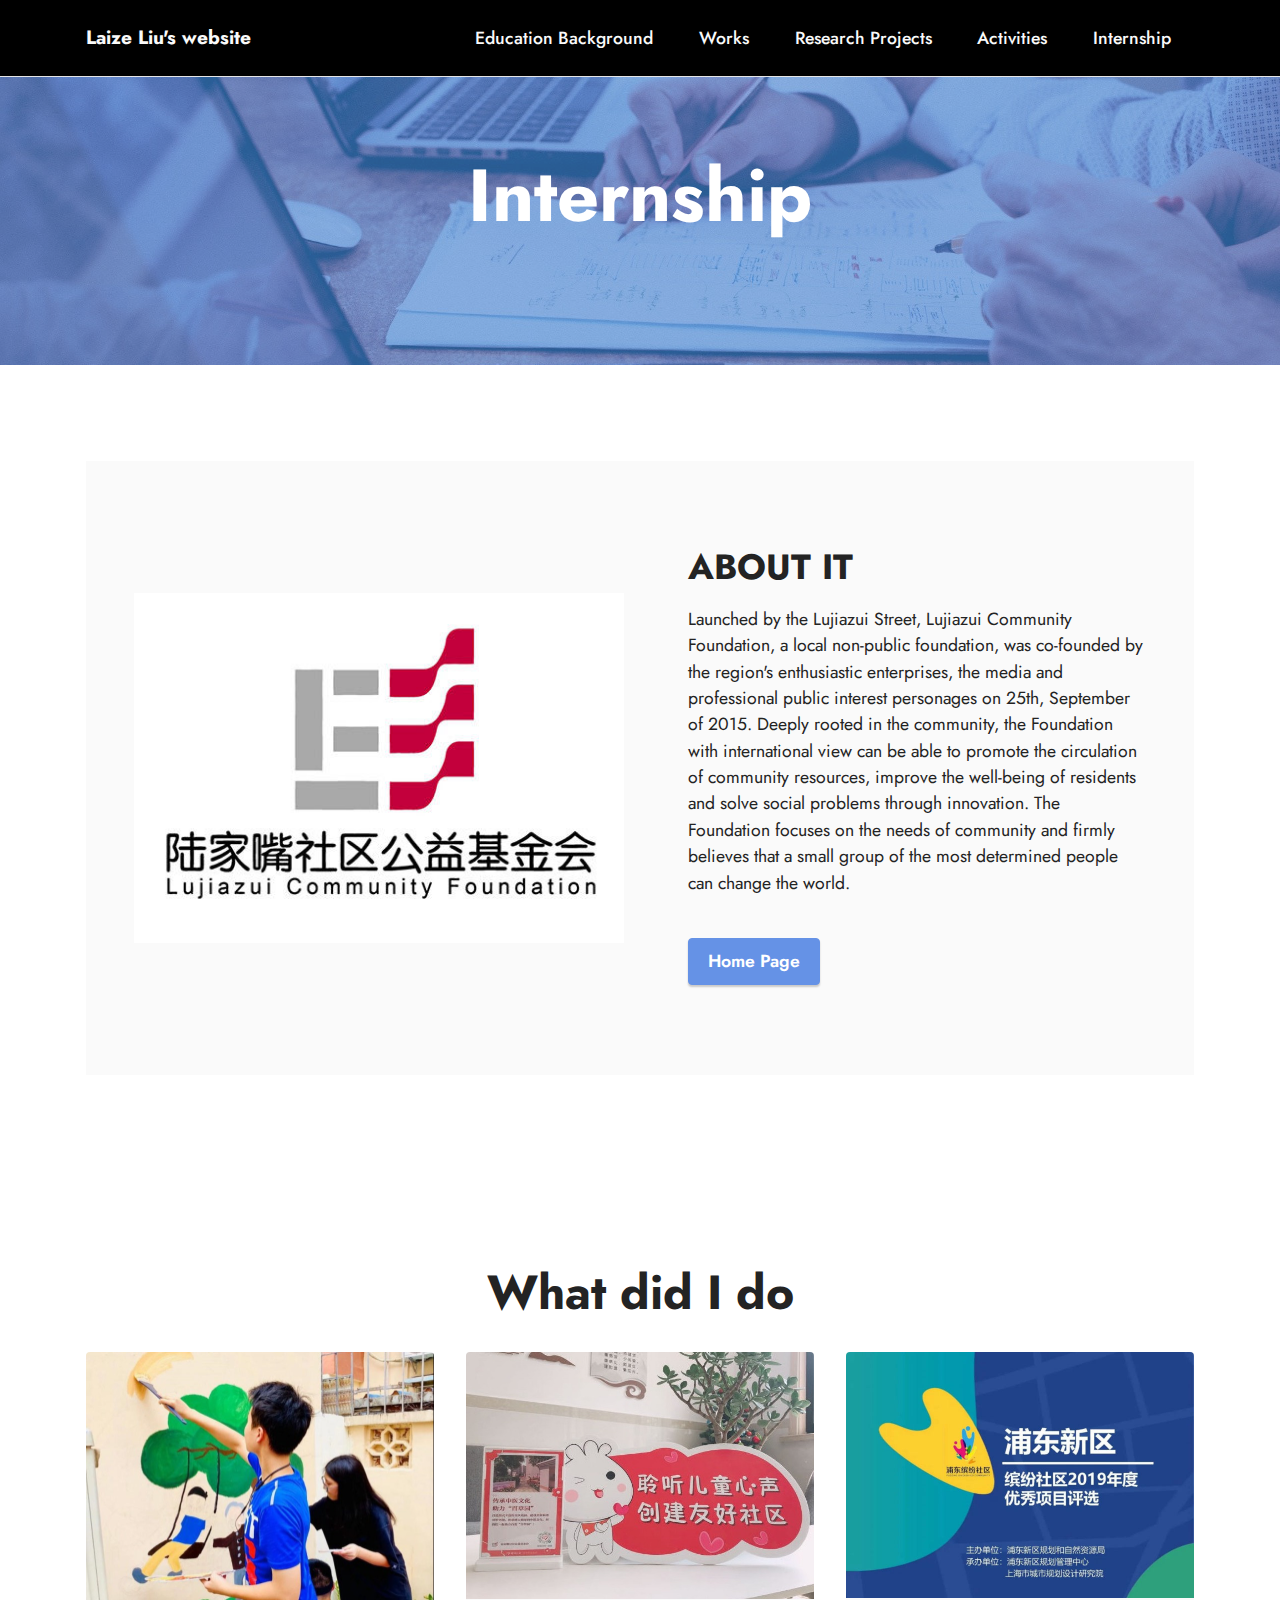
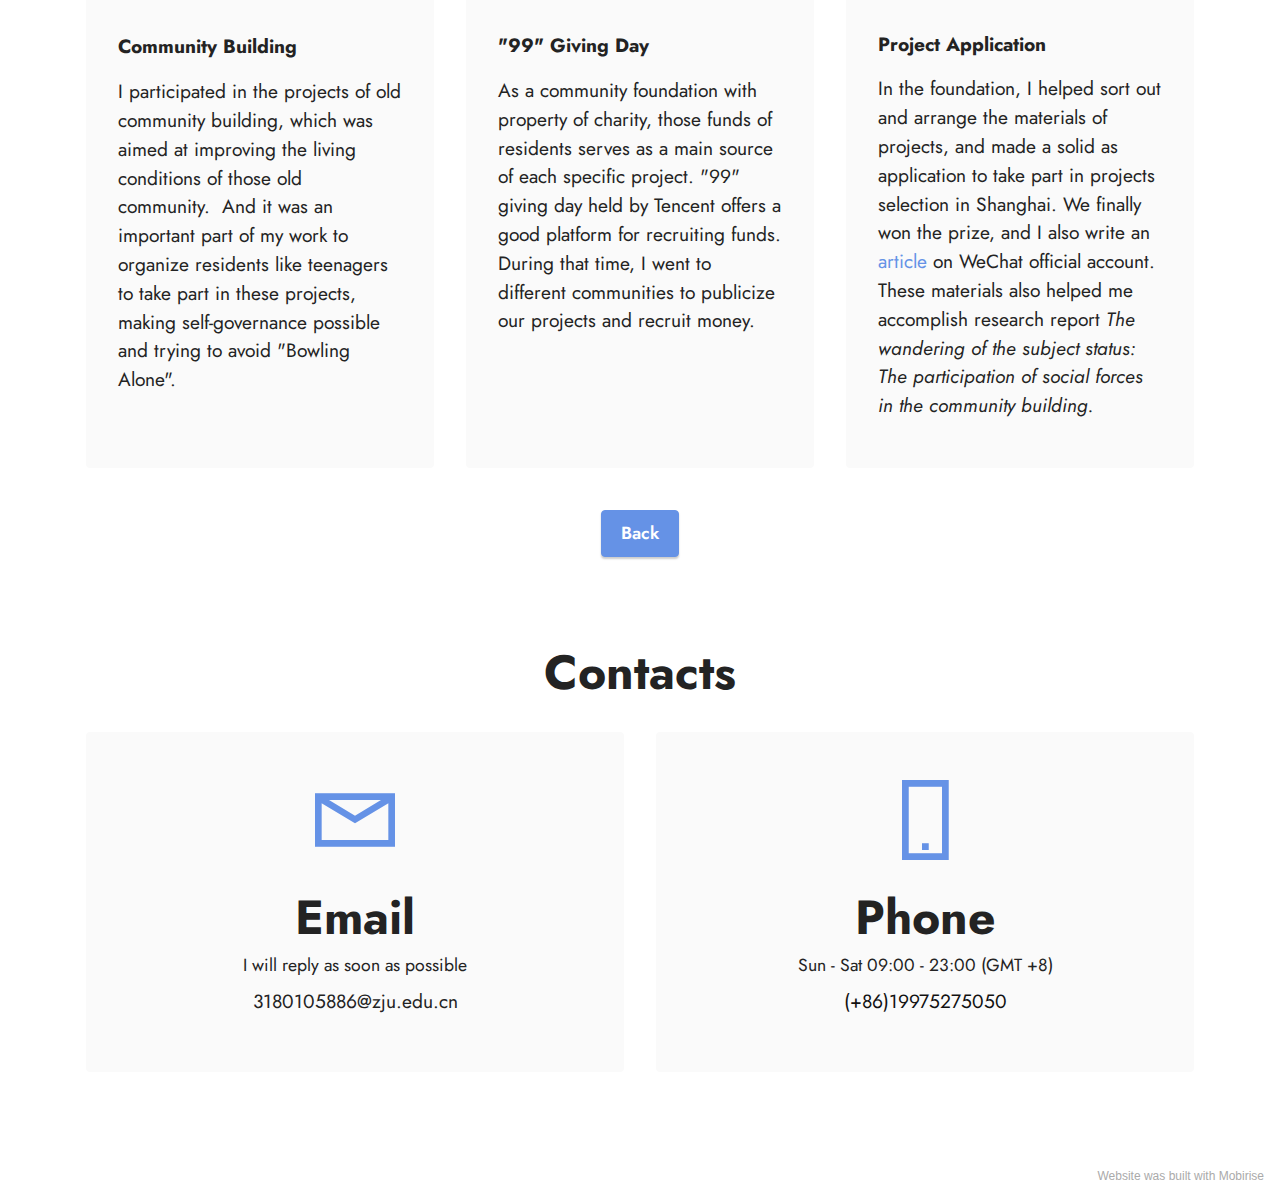
<file: internship.html>
<!DOCTYPE html>
<html  >
<head>
  <!-- Site made with Mobirise Website Builder v5.3.5, https://mobirise.com -->
  <meta charset="UTF-8">
  <meta http-equiv="X-UA-Compatible" content="IE=edge">
  <meta name="generator" content="Mobirise v5.3.5, mobirise.com">
  <meta name="viewport" content="width=device-width, initial-scale=1, minimum-scale=1">
  <link rel="shortcut icon" href="assets/images/mbr-121x71.jpg" type="image/x-icon">
  <meta name="description" content="">
  
  
  <title>Internship</title>
  <link rel="stylesheet" href="assets/web/assets/mobirise-icons2/mobirise2.css">
  <link rel="stylesheet" href="assets/tether/tether.min.css">
  <link rel="stylesheet" href="assets/bootstrap/css/bootstrap.min.css">
  <link rel="stylesheet" href="assets/bootstrap/css/bootstrap-grid.min.css">
  <link rel="stylesheet" href="assets/bootstrap/css/bootstrap-reboot.min.css">
  <link rel="stylesheet" href="assets/dropdown/css/style.css">
  <link rel="stylesheet" href="assets/socicon/css/styles.css">
  <link rel="stylesheet" href="assets/theme/css/style.css">
  <link rel="preload" href="https://fonts.googleapis.com/css?family=Jost:100,200,300,400,500,600,700,800,900,100i,200i,300i,400i,500i,600i,700i,800i,900i&display=swap" as="style" onload="this.onload=null;this.rel='stylesheet'">
  <noscript><link rel="stylesheet" href="https://fonts.googleapis.com/css?family=Jost:100,200,300,400,500,600,700,800,900,100i,200i,300i,400i,500i,600i,700i,800i,900i&display=swap"></noscript>
  <link rel="preload" as="style" href="assets/mobirise/css/mbr-additional.css"><link rel="stylesheet" href="assets/mobirise/css/mbr-additional.css" type="text/css">
  
  
  
  
</head>
<body>
  
  <section class="menu cid-s48OLK6784" once="menu" id="menu1-2g">
    
    <nav class="navbar navbar-dropdown navbar-fixed-top navbar-expand-lg">
        <div class="container">
            <div class="navbar-brand">
                
                <span class="navbar-caption-wrap"><a class="navbar-caption text-white text-primary display-7" href="index.html#header11-k">Laize Liu's website</a></span>
            </div>
            <button class="navbar-toggler" type="button" data-toggle="collapse" data-target="#navbarSupportedContent" aria-controls="navbarNavAltMarkup" aria-expanded="false" aria-label="Toggle navigation">
                <div class="hamburger">
                    <span></span>
                    <span></span>
                    <span></span>
                    <span></span>
                </div>
            </button>
            <div class="collapse navbar-collapse" id="navbarSupportedContent">
                <ul class="navbar-nav nav-dropdown nav-right" data-app-modern-menu="true"><li class="nav-item"><a class="nav-link link text-white text-primary display-4" href="page1.html#info3-1q">Education Background</a></li><li class="nav-item"><a class="nav-link link text-white text-primary display-4" href="page2.html#info3-1x">Works</a></li><li class="nav-item"><a class="nav-link link text-white text-primary display-4" href="page3.html#info3-27">Research Projects</a></li><li class="nav-item"><a class="nav-link link text-white text-primary display-4" href="page4.html#info3-2d">Activities</a></li><li class="nav-item"><a class="nav-link link text-white text-primary display-4" href="page5.html#info3-2h">Internship</a></li></ul>
                
                
            </div>
        </div>
    </nav>

</section>

<section class="info3 cid-sxgIx09Aqd" id="info3-2h">

    

    <div class="mbr-overlay" style="opacity: 0.6; background-color: rgb(68, 121, 217);">
    </div>

    <div class="container">
        <div class="row justify-content-center">
            <div class="card col-12 col-lg-10">
                <div class="card-wrapper">
                    <div class="card-box align-center">
                        <h4 class="card-title mbr-fonts-style align-center mb-4 display-1">
                            <strong>Internship</strong></h4>
                        
                        
                    </div>
                </div>
            </div>
        </div>
    </div>
</section>

<section class="features16 cid-sxgIxCjTbi" id="features17-2i">
    

    
    <div class="container">
        <div class="content-wrapper">
            <div class="row align-items-center">
                <div class="col-12 col-lg-6">
                    <div class="image-wrapper">
                        <img src="assets/images/2017050607445167-500x357.jpg" alt="Mobirise">
                    </div>
                </div>
                <div class="col-12 col-lg">
                    <div class="text-wrapper">
                        <h6 class="card-title mbr-fonts-style display-5">
                            <strong>ABOUT IT</strong></h6>
                        <p class="mbr-text mbr-fonts-style mb-4 display-4">
                            Launched by the Lujiazui Street, Lujiazui Community Foundation, a local non-public foundation, was co-founded by the region's enthusiastic enterprises, the media and professional public interest personages on 25th, September of 2015. Deeply rooted in the community, the Foundation with international view can be able to promote the circulation of community resources, improve the well-being of residents and solve social problems through innovation. The Foundation focuses on the needs of community and firmly believes that a small group of the most determined people can change the world.</p>
                        <div class="mbr-section-btn mt-3"><a class="btn btn-primary display-4" href="https://www.ljzcf.org.cn/en/">Home Page</a></div>
                    </div>
                </div>
            </div>
        </div>
    </div>
</section>

<section class="features3 cid-sxgIy6A2iP" id="features3-2j">
    
    
    <div class="container">
        <div class="mbr-section-head">
            <h4 class="mbr-section-title mbr-fonts-style align-center mb-0 display-2">
                <strong>What did I do</strong></h4>
            
        </div>
        <div class="row mt-4">
            
            
            <div class="item features-image сol-12 col-md-6 col-lg-4 active">
                <div class="item-wrapper">
                    <div class="item-img">
                        <img src="assets/images/qwe-7-696x920.jpeg" alt="" data-slide-to="3">
                    </div>
                    <div class="item-content">
                        <h5 class="item-title mbr-fonts-style display-7"><strong>Community Building</strong></h5>
                        
                        <p class="mbr-text mbr-fonts-style mt-3 display-7">I participated in the projects of old community building, which was aimed at improving the living conditions of those old community.&nbsp; And it was an important part of my work to organize residents like teenagers to take part in these projects, making self-governance possible and trying to avoid "Bowling Alone".&nbsp;</p>
                    </div>
                    
                </div>
            </div><div class="item features-image сol-12 col-md-6 col-lg-4">
                <div class="item-wrapper">
                    <div class="item-img">
                        <img src="assets/images/mmexport1620562347533-3-696x522.jpeg" alt="" data-slide-to="0">
                    </div>
                    <div class="item-content">
                        <h5 class="item-title mbr-fonts-style display-7"><strong>"99" Giving Day</strong></h5>
                        
                        <p class="mbr-text mbr-fonts-style mt-3 display-7">As a community foundation with property of charity, those funds of residents serves as a main source of each specific project. "99"&nbsp; giving day held by Tencent offers a good platform for recruiting funds. During that time, I went to different communities to publicize our projects and recruit money.&nbsp;</p>
                    </div>
                    
                </div>
            </div><div class="item features-image сol-12 col-md-6 col-lg-4">
                <div class="item-wrapper">
                    <div class="item-img">
                        <img src="assets/images/mmexport1620562421223-696x492.jpg" alt="" data-slide-to="1">
                    </div>
                    <div class="item-content">
                        <h5 class="item-title mbr-fonts-style display-7"><strong>Project Application</strong></h5>
                        
                        <p class="mbr-text mbr-fonts-style mt-3 display-7">In the foundation, I helped sort out and arrange the materials of projects, and made a solid as application to take part in projects selection in Shanghai. We finally won the prize, and I also write an <a href="https://mp.weixin.qq.com/s/f_Z4dwxSqMq0-1TJ4XrHbw" class="text-primary">article</a> on WeChat official account. These materials also helped me accomplish research report <em>The wandering of the subject status: The participation of social forces in the community building.</em></p>
                    </div>
                    
                </div>
            </div>
        </div>
    </div>
</section>

<section class="content11 cid-sxgIGAyneG" id="content11-2l">
    
    <div class="container">
        <div class="row justify-content-center">
            <div class="col-md-12 col-lg-9">
                <div class="mbr-section-btn align-center"><a class="btn btn-primary display-4" href="index.html#header11-k">Back</a></div>
            </div>
        </div>
    </div>
</section>

<section class="contacts1 cid-sxgIAhQldu" id="contacts1-2k">

    

    
    <div class="container">
        <div class="mbr-section-head">
            <h3 class="mbr-section-title mbr-fonts-style align-center mb-0 display-2">
                <strong>Contacts</strong>
            </h3>
            
        </div>
        <div class="row justify-content-center mt-4">
            <div class="card col-12 col-lg-6">
                <div class="card-wrapper">
                    <div class="card-box align-center">
                        <div class="image-wrapper">
                            <span class="mbr-iconfont mobi-mbri-letter mobi-mbri"></span>
                        </div>
                        <h4 class="card-title mbr-fonts-style mb-2 display-2">
                            <strong>Email</strong>
                        </h4>
                        <p class="mbr-text mbr-fonts-style mb-2 display-4">I will reply as soon as possible</p>
                        <h5 class="link mbr-fonts-style display-7">3180105886@zju.edu.cn</h5>
                    </div>
                </div>
            </div>
            <div class="card col-12 col-lg-6">
                <div class="card-wrapper">
                    <div class="card-box align-center">
                        <div class="image-wrapper">
                            <span class="mbr-iconfont mobi-mbri-mobile-2 mobi-mbri"></span>
                        </div>
                        <h4 class="card-title mbr-fonts-style align-center mb-2 display-2">
                            <strong>Phone</strong>
                        </h4>
                        <p class="mbr-text mbr-fonts-style mb-2 display-4">Sun - Sat 09:00 - 23:00 (GMT +8)</p>
                        <h5 class="link mbr-black mbr-fonts-style display-7">(+86)19975275050</h5>
                    </div>
                </div>
            </div>
        </div>
    </div>
</section><section style="background-color: #fff; font-family: -apple-system, BlinkMacSystemFont, 'Segoe UI', 'Roboto', 'Helvetica Neue', Arial, sans-serif; color:#aaa; font-size:12px; padding: 0; align-items: center; display: flex;"><a href="https://mobirise.site/u" style="flex: 1 1; height: 3rem; padding-left: 1rem;"></a><p style="flex: 0 0 auto; margin:0; padding-right:1rem;">Website <a href="https://mobirise.site/f" style="color:#aaa;">was built</a> with Mobirise</p></section><script src="assets/web/assets/jquery/jquery.min.js"></script>  <script src="assets/popper/popper.min.js"></script>  <script src="assets/tether/tether.min.js"></script>  <script src="assets/bootstrap/js/bootstrap.min.js"></script>  <script src="assets/smoothscroll/smooth-scroll.js"></script>  <script src="assets/dropdown/js/nav-dropdown.js"></script>  <script src="assets/dropdown/js/navbar-dropdown.js"></script>  <script src="assets/touchswipe/jquery.touch-swipe.min.js"></script>  <script src="assets/theme/js/script.js"></script>  
  
  
</body>
</html>
</file>
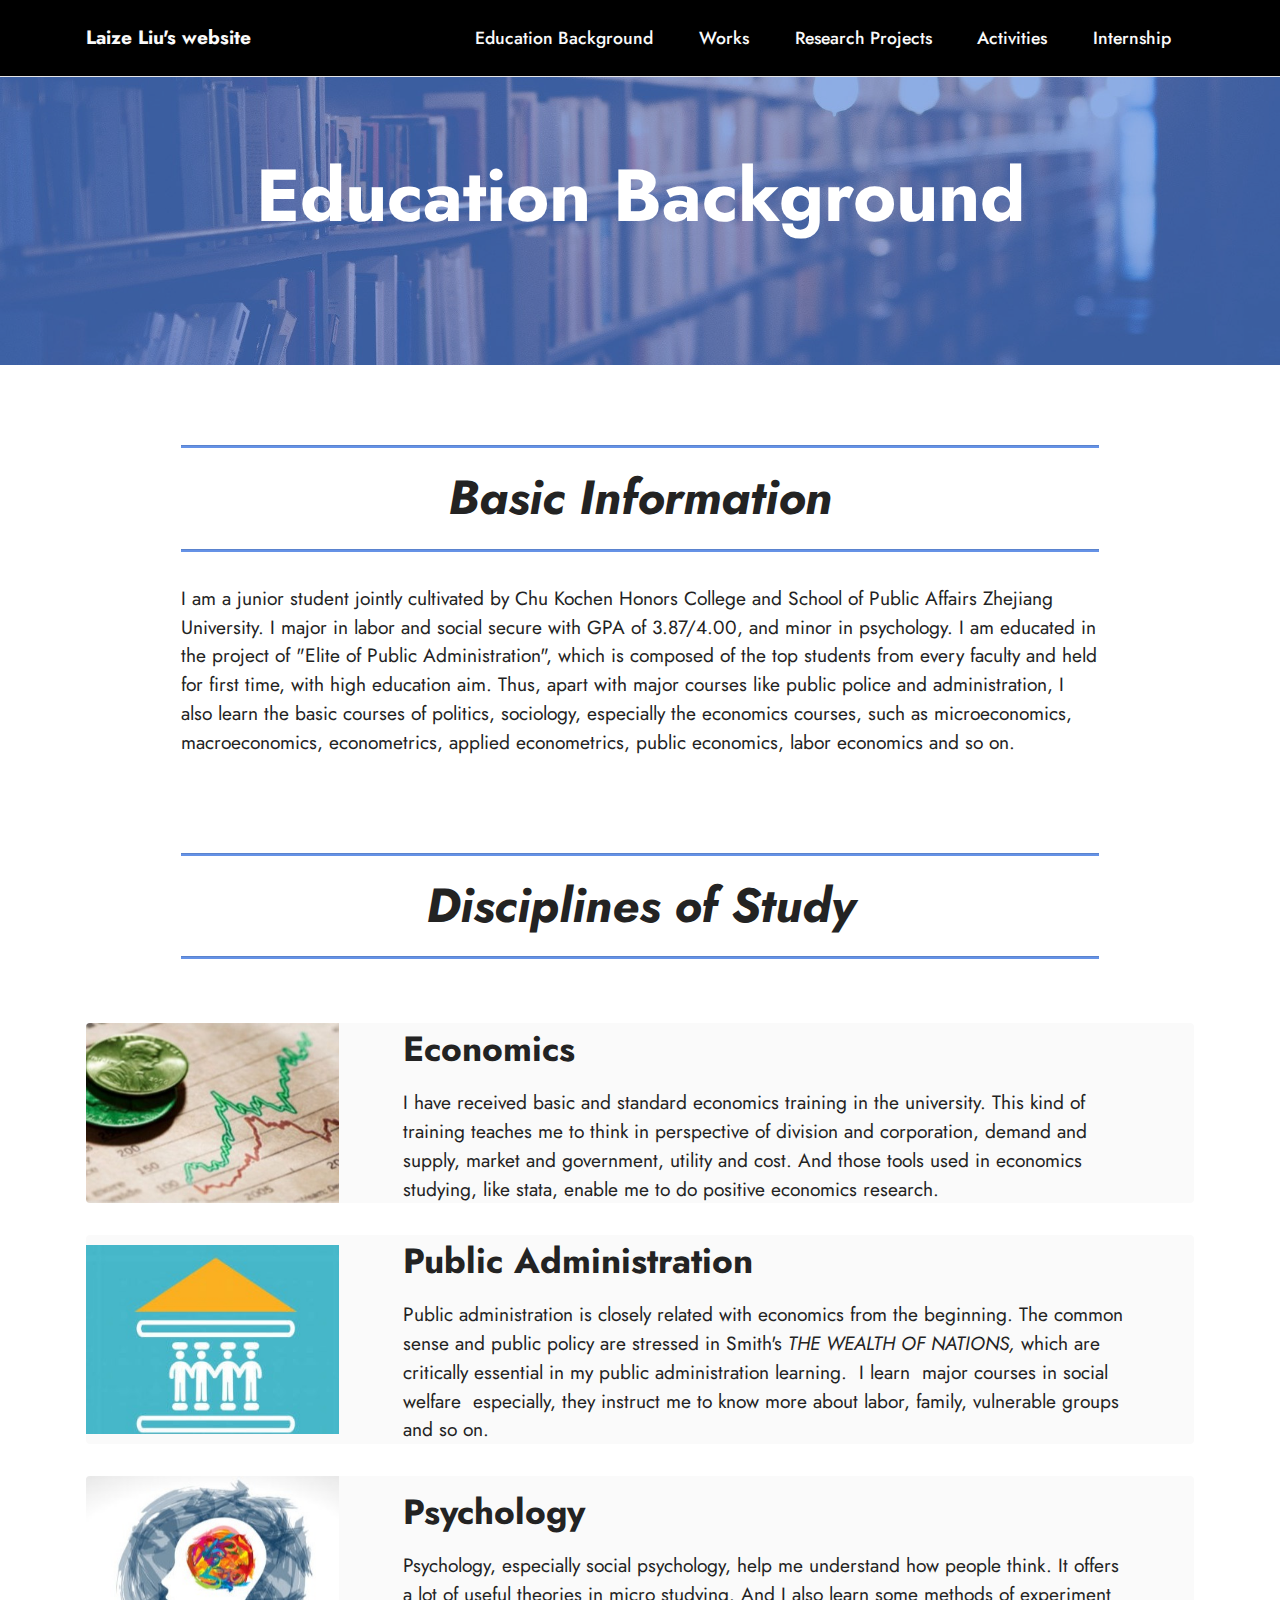
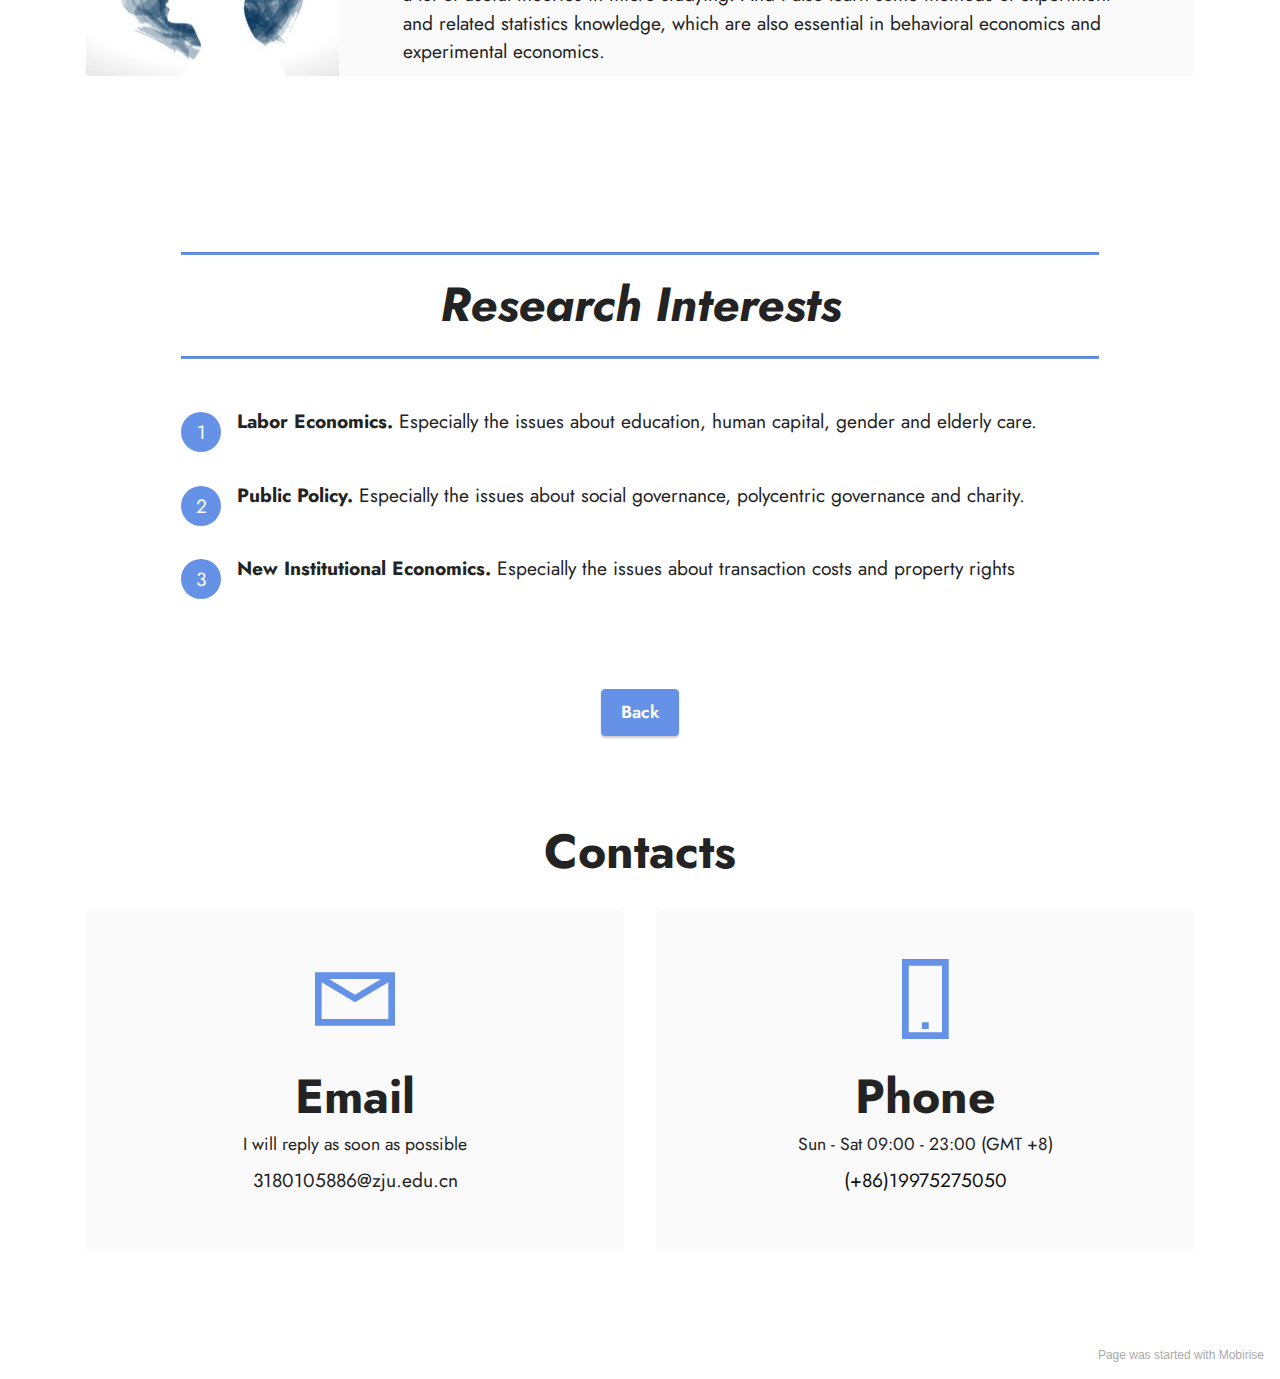
<file: page1.html>
<!DOCTYPE html>
<html  >
<head>
  <!-- Site made with Mobirise Website Builder v5.3.5, https://mobirise.com -->
  <meta charset="UTF-8">
  <meta http-equiv="X-UA-Compatible" content="IE=edge">
  <meta name="generator" content="Mobirise v5.3.5, mobirise.com">
  <meta name="viewport" content="width=device-width, initial-scale=1, minimum-scale=1">
  <link rel="shortcut icon" href="assets/images/mbr-121x71.jpg" type="image/x-icon">
  <meta name="description" content="">
  
  
  <title>Education Background</title>
  <link rel="stylesheet" href="assets/web/assets/mobirise-icons2/mobirise2.css">
  <link rel="stylesheet" href="assets/tether/tether.min.css">
  <link rel="stylesheet" href="assets/bootstrap/css/bootstrap.min.css">
  <link rel="stylesheet" href="assets/bootstrap/css/bootstrap-grid.min.css">
  <link rel="stylesheet" href="assets/bootstrap/css/bootstrap-reboot.min.css">
  <link rel="stylesheet" href="assets/dropdown/css/style.css">
  <link rel="stylesheet" href="assets/socicon/css/styles.css">
  <link rel="stylesheet" href="assets/theme/css/style.css">
  <link rel="preload" href="https://fonts.googleapis.com/css?family=Jost:100,200,300,400,500,600,700,800,900,100i,200i,300i,400i,500i,600i,700i,800i,900i&display=swap" as="style" onload="this.onload=null;this.rel='stylesheet'">
  <noscript><link rel="stylesheet" href="https://fonts.googleapis.com/css?family=Jost:100,200,300,400,500,600,700,800,900,100i,200i,300i,400i,500i,600i,700i,800i,900i&display=swap"></noscript>
  <link rel="preload" as="style" href="assets/mobirise/css/mbr-additional.css"><link rel="stylesheet" href="assets/mobirise/css/mbr-additional.css" type="text/css">
  
  
  
  
</head>
<body>
  
  <section class="menu cid-s48OLK6784" once="menu" id="menu1-11">
    
    <nav class="navbar navbar-dropdown navbar-fixed-top navbar-expand-lg">
        <div class="container">
            <div class="navbar-brand">
                
                <span class="navbar-caption-wrap"><a class="navbar-caption text-white text-primary display-7" href="index.html#header11-k">Laize Liu's website</a></span>
            </div>
            <button class="navbar-toggler" type="button" data-toggle="collapse" data-target="#navbarSupportedContent" aria-controls="navbarNavAltMarkup" aria-expanded="false" aria-label="Toggle navigation">
                <div class="hamburger">
                    <span></span>
                    <span></span>
                    <span></span>
                    <span></span>
                </div>
            </button>
            <div class="collapse navbar-collapse" id="navbarSupportedContent">
                <ul class="navbar-nav nav-dropdown nav-right" data-app-modern-menu="true"><li class="nav-item"><a class="nav-link link text-white text-primary display-4" href="page1.html#info3-1q">Education Background</a></li><li class="nav-item"><a class="nav-link link text-white text-primary display-4" href="page2.html#info3-1x">Works</a></li><li class="nav-item"><a class="nav-link link text-white text-primary display-4" href="page3.html#info3-27">Research Projects</a></li><li class="nav-item"><a class="nav-link link text-white text-primary display-4" href="page4.html#info3-2d">Activities</a></li><li class="nav-item"><a class="nav-link link text-white text-primary display-4" href="page5.html#info3-2h">Internship</a></li></ul>
                
                
            </div>
        </div>
    </nav>

</section>

<section class="info3 cid-sxgH8NYvWy" id="info3-1q">

    

    <div class="mbr-overlay" style="opacity: 0.6; background-color: rgb(68, 121, 217);">
    </div>

    <div class="container">
        <div class="row justify-content-center">
            <div class="card col-12 col-lg-10">
                <div class="card-wrapper">
                    <div class="card-box align-center">
                        <h4 class="card-title mbr-fonts-style align-center mb-4 display-1">
                            <strong>Education Background</strong></h4>
                        
                        
                    </div>
                </div>
            </div>
        </div>
    </div>
</section>

<section class="content6 cid-sxgN0A4bpo" id="content6-2r">
    
    <div class="container">
        <div class="row justify-content-center">
            <div class="col-md-12 col-lg-10">
                <hr class="line">
                <p class="mbr-text align-center mbr-fonts-style my-4 display-2"><strong><em>Basic Information</em></strong><br></p>
                <hr class="line">
            </div>
        </div>
    </div>
</section>

<section class="content5 cid-sxgN7xtr2G" id="content5-2t">
    
    <div class="container">
        <div class="row justify-content-center">
            <div class="col-md-12 col-lg-10">
                
                
                <p class="mbr-text mbr-fonts-style display-7">I am a junior student jointly cultivated by Chu Kochen Honors College and School of Public Affairs Zhejiang University. I major in labor and social secure with GPA of 3.87/4.00, and minor in psychology. I am educated in the project of "Elite of Public Administration", which is composed of the top students from every faculty and held for first time, with high education aim. Thus, apart with major courses like public police and administration, I also learn the basic courses of politics, sociology, especially the economics courses, such as microeconomics, macroeconomics, econometrics, applied econometrics, public economics, labor economics and so on.</p>
            </div>
        </div>
    </div>
</section>

<section class="content6 cid-sxgHcWg04V" id="content6-1r">
    
    <div class="container">
        <div class="row justify-content-center">
            <div class="col-md-12 col-lg-10">
                <hr class="line">
                <p class="mbr-text align-center mbr-fonts-style my-4 display-2"><strong><em>Disciplines of Study</em></strong><br></p>
                <hr class="line">
            </div>
        </div>
    </div>
</section>

<section class="features10 cid-sxgHeBoJDm" id="features11-1s">
    <!---->
    
    
    <div class="container">
        <div class="title">
            
            
        </div>
        <div class="card">
            <div class="card-wrapper">
                <div class="row align-items-center">
                    <div class="col-12 col-md-3">
                        <div class="image-wrapper">
                            <img src="assets/images/raf0d2d79d043217e8d869119987e63bf-2-506x251.jpeg" alt="Mobirise" title="">
                        </div>
                    </div>
                    <div class="col-12 col-md">
                        <div class="card-box">
                            <div class="row">
                                <div class="col-12">
                                    <div class="top-line">
                                        <h4 class="card-title mbr-fonts-style display-5"><strong>Economics</strong></h4>
                                        <p class="cost mbr-fonts-style display-5"></p>
                                    </div>
                                </div>
                                <div class="col-12">
                                    <div class="bottom-line">
                                        <p class="mbr-text mbr-fonts-style m-0 display-7">I have received basic and standard economics training in the university. This kind of training teaches me to think in perspective of division and corporation, demand and supply, market and government, utility and cost. And those tools used in economics studying, like stata, enable me to do positive economics research.</p>
                                    </div>
                                </div>
                            </div>
                        </div>
                    </div>
                </div>
            </div>
        </div>
        <div class="card">
            <div class="card-wrapper">
                <div class="row align-items-center">
                    <div class="col-12 col-md-3">
                        <div class="image-wrapper">
                            <img src="assets/images/web-2020-publicadministration-rheinahr-506x226.jpeg" alt="Mobirise" title="">
                        </div>
                    </div>
                    <div class="col-12 col-md">
                        <div class="card-box">
                            <div class="row">
                                <div class="col-12">
                                    <div class="top-line">
                                        <h4 class="card-title mbr-fonts-style display-5"><strong>Public Administration</strong></h4>
                                        <p class="cost mbr-fonts-style display-5"></p>
                                    </div>
                                </div>
                                <div class="col-12">
                                    <div class="bottom-line">
                                        <p class="mbr-text mbr-fonts-style m-0 display-7">Public administration is closely related with economics from the beginning. The common sense and public policy are stressed in Smith's <em>THE WEALTH OF NATIONS, </em>which are critically essential in my public administration learning.&nbsp; I learn&nbsp; major courses in social welfare&nbsp; especially, they instruct me to know more about labor, family, vulnerable groups and so on.&nbsp;</p>
                                    </div>
                                </div>
                            </div>
                        </div>
                    </div>
                </div>
            </div>
        </div>
        <div class="card">
            <div class="card-wrapper">
                <div class="row align-items-center">
                    <div class="col-12 col-md-3">
                        <div class="image-wrapper">
                            <img src="assets/images/rf617796f012a6a780eb25823fc9bc003-506x265.jpeg" alt="Mobirise" title="">
                        </div>
                    </div>
                    <div class="col-12 col-md">
                        <div class="card-box">
                            <div class="row">
                                <div class="col-12">
                                    <div class="top-line">
                                        <h4 class="card-title mbr-fonts-style display-5"><strong>Psychology</strong></h4>
                                        <p class="cost mbr-fonts-style display-5"></p>
                                    </div>
                                </div>
                                <div class="col-12">
                                    <div class="bottom-line">
                                        <p class="mbr-text mbr-fonts-style m-0 display-7">Psychology, especially social psychology, help me understand how people think. It offers a lot of useful theories in micro studying. And I also learn some methods of experiment and related statistics knowledge, which are also essential in behavioral economics and experimental economics.</p>
                                    </div>
                                </div>
                            </div>
                        </div>
                    </div>
                </div>
            </div>
        </div>
        
        
        
    </div>
</section>

<section class="content6 cid-sxgHfwI605" id="content6-1t">
    
    <div class="container">
        <div class="row justify-content-center">
            <div class="col-md-12 col-lg-10">
                <hr class="line">
                <p class="mbr-text align-center mbr-fonts-style my-4 display-2">
                    <em><strong>Research Interests</strong></em></p>
                <hr class="line">
            </div>
        </div>
    </div>
</section>

<section class="content9 cid-sxgHg49ubE" id="content9-1u">
    

    <div class="container">
        <div class="row justify-content-center">
            <div class="counter-container col-md-12 col-lg-10">
                
                <div class="mbr-text mbr-fonts-style display-7">
                    <ol>
                        <li><strong>Labor Economics.</strong> Especially the issues about education, human capital, gender and elderly care.&nbsp; &nbsp; &nbsp; &nbsp; &nbsp; &nbsp; &nbsp; &nbsp; &nbsp; &nbsp; &nbsp; &nbsp; &nbsp;</li>
                        <li><strong>Public Policy. </strong>Especially the issues about social governance, polycentric governance and charity.&nbsp; &nbsp; &nbsp; &nbsp; &nbsp; &nbsp; &nbsp; &nbsp; &nbsp; &nbsp; &nbsp; &nbsp; &nbsp; &nbsp;</li>
                        <li><strong>New Institutional Economics. </strong>Especially the issues about transaction costs and property rights</li>
                    </ol>
                </div>
            </div>
        </div>
    </div>
</section>

<section class="content11 cid-sxgJke2ccw" id="content11-2p">
    
    <div class="container">
        <div class="row justify-content-center">
            <div class="col-md-12 col-lg-9">
                <div class="mbr-section-btn align-center"><a class="btn btn-primary display-4" href="index.html#header11-k">Back</a></div>
            </div>
        </div>
    </div>
</section>

<section class="contacts1 cid-sxgHhIjGNb" id="contacts1-1v">

    

    
    <div class="container">
        <div class="mbr-section-head">
            <h3 class="mbr-section-title mbr-fonts-style align-center mb-0 display-2">
                <strong>Contacts</strong>
            </h3>
            
        </div>
        <div class="row justify-content-center mt-4">
            <div class="card col-12 col-lg-6">
                <div class="card-wrapper">
                    <div class="card-box align-center">
                        <div class="image-wrapper">
                            <span class="mbr-iconfont mobi-mbri-letter mobi-mbri"></span>
                        </div>
                        <h4 class="card-title mbr-fonts-style mb-2 display-2">
                            <strong>Email</strong>
                        </h4>
                        <p class="mbr-text mbr-fonts-style mb-2 display-4">I will reply as soon as possible</p>
                        <h5 class="link mbr-fonts-style display-7">3180105886@zju.edu.cn</h5>
                    </div>
                </div>
            </div>
            <div class="card col-12 col-lg-6">
                <div class="card-wrapper">
                    <div class="card-box align-center">
                        <div class="image-wrapper">
                            <span class="mbr-iconfont mobi-mbri-mobile-2 mobi-mbri"></span>
                        </div>
                        <h4 class="card-title mbr-fonts-style align-center mb-2 display-2">
                            <strong>Phone</strong>
                        </h4>
                        <p class="mbr-text mbr-fonts-style mb-2 display-4">Sun - Sat 09:00 - 23:00 (GMT +8)</p>
                        <h5 class="link mbr-black mbr-fonts-style display-7">(+86)19975275050</h5>
                    </div>
                </div>
            </div>
        </div>
    </div>
</section><section style="background-color: #fff; font-family: -apple-system, BlinkMacSystemFont, 'Segoe UI', 'Roboto', 'Helvetica Neue', Arial, sans-serif; color:#aaa; font-size:12px; padding: 0; align-items: center; display: flex;"><a href="https://mobirise.site/r" style="flex: 1 1; height: 3rem; padding-left: 1rem;"></a><p style="flex: 0 0 auto; margin:0; padding-right:1rem;">Page <a href="https://mobirise.site/f" style="color:#aaa;">was started</a> with Mobirise</p></section><script src="assets/web/assets/jquery/jquery.min.js"></script>  <script src="assets/popper/popper.min.js"></script>  <script src="assets/tether/tether.min.js"></script>  <script src="assets/bootstrap/js/bootstrap.min.js"></script>  <script src="assets/smoothscroll/smooth-scroll.js"></script>  <script src="assets/dropdown/js/nav-dropdown.js"></script>  <script src="assets/dropdown/js/navbar-dropdown.js"></script>  <script src="assets/touchswipe/jquery.touch-swipe.min.js"></script>  <script src="assets/theme/js/script.js"></script>  
  
  
</body>
</html>
</file>
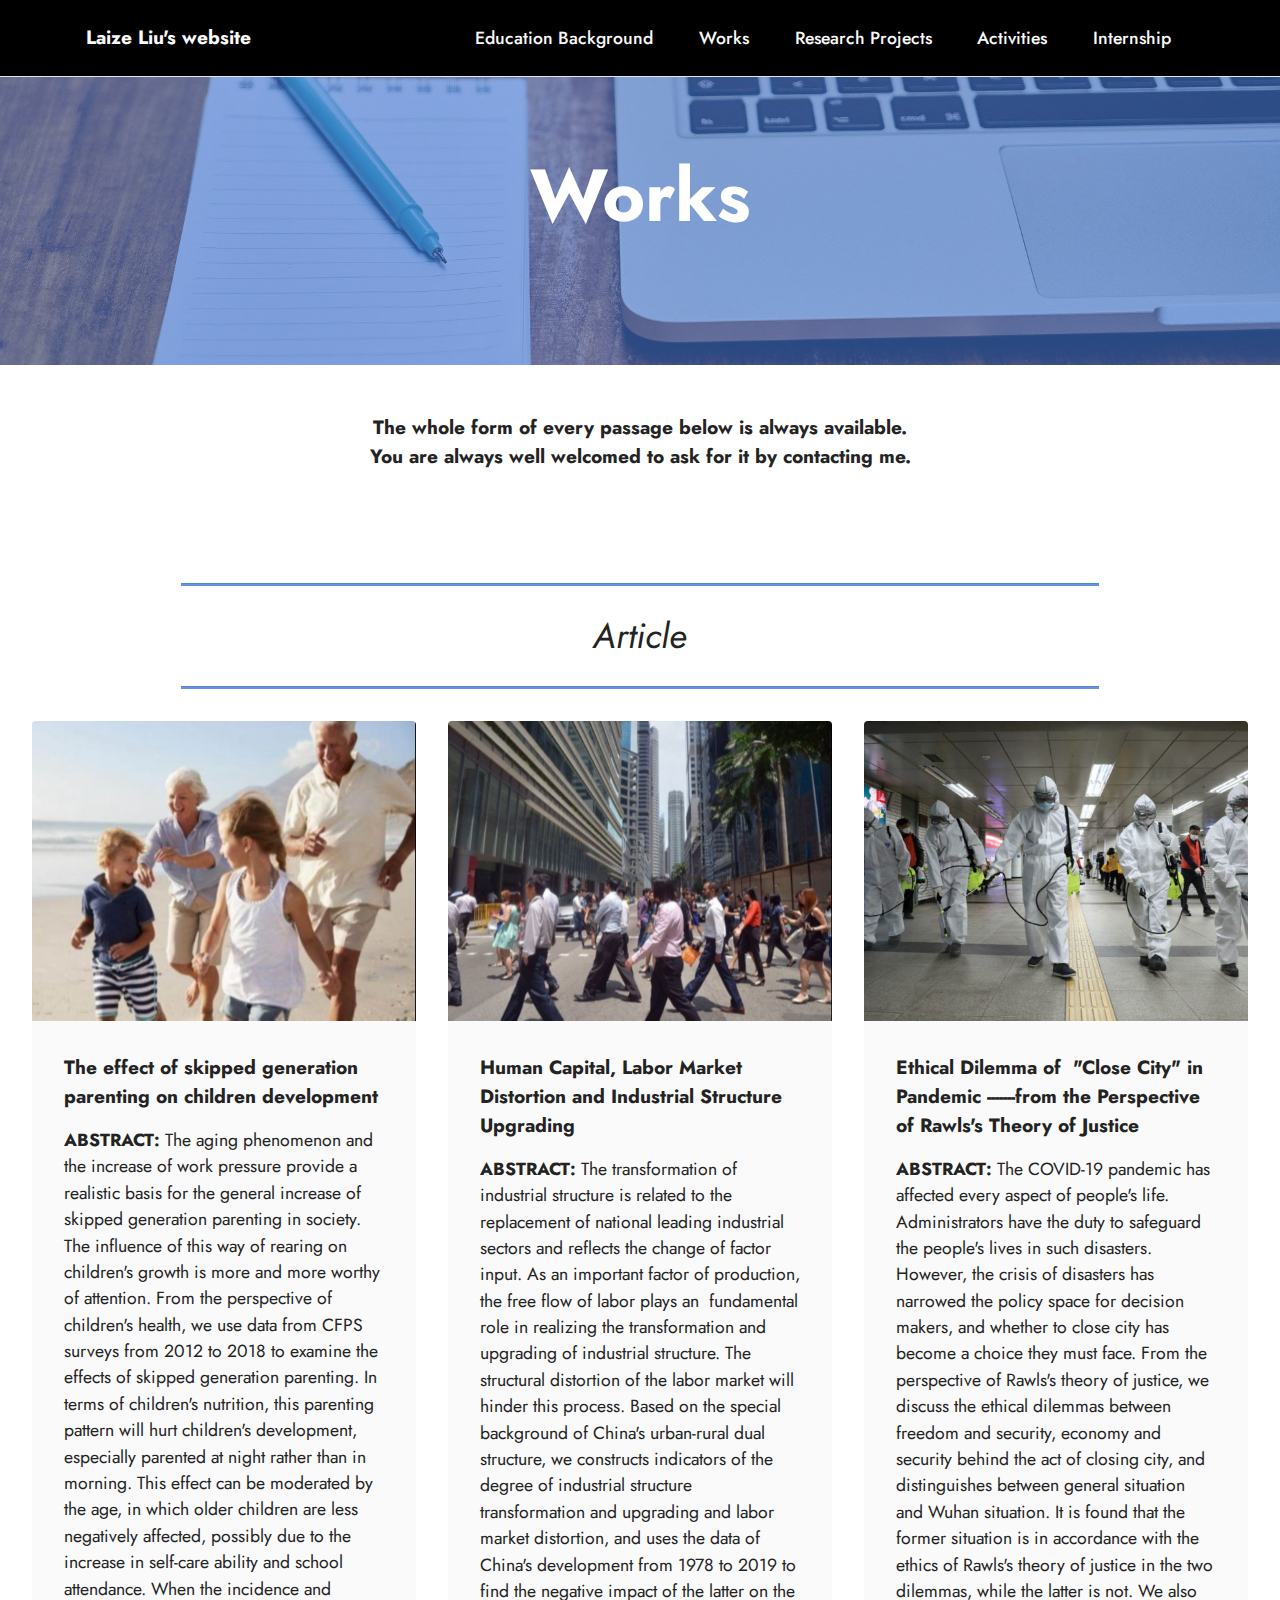
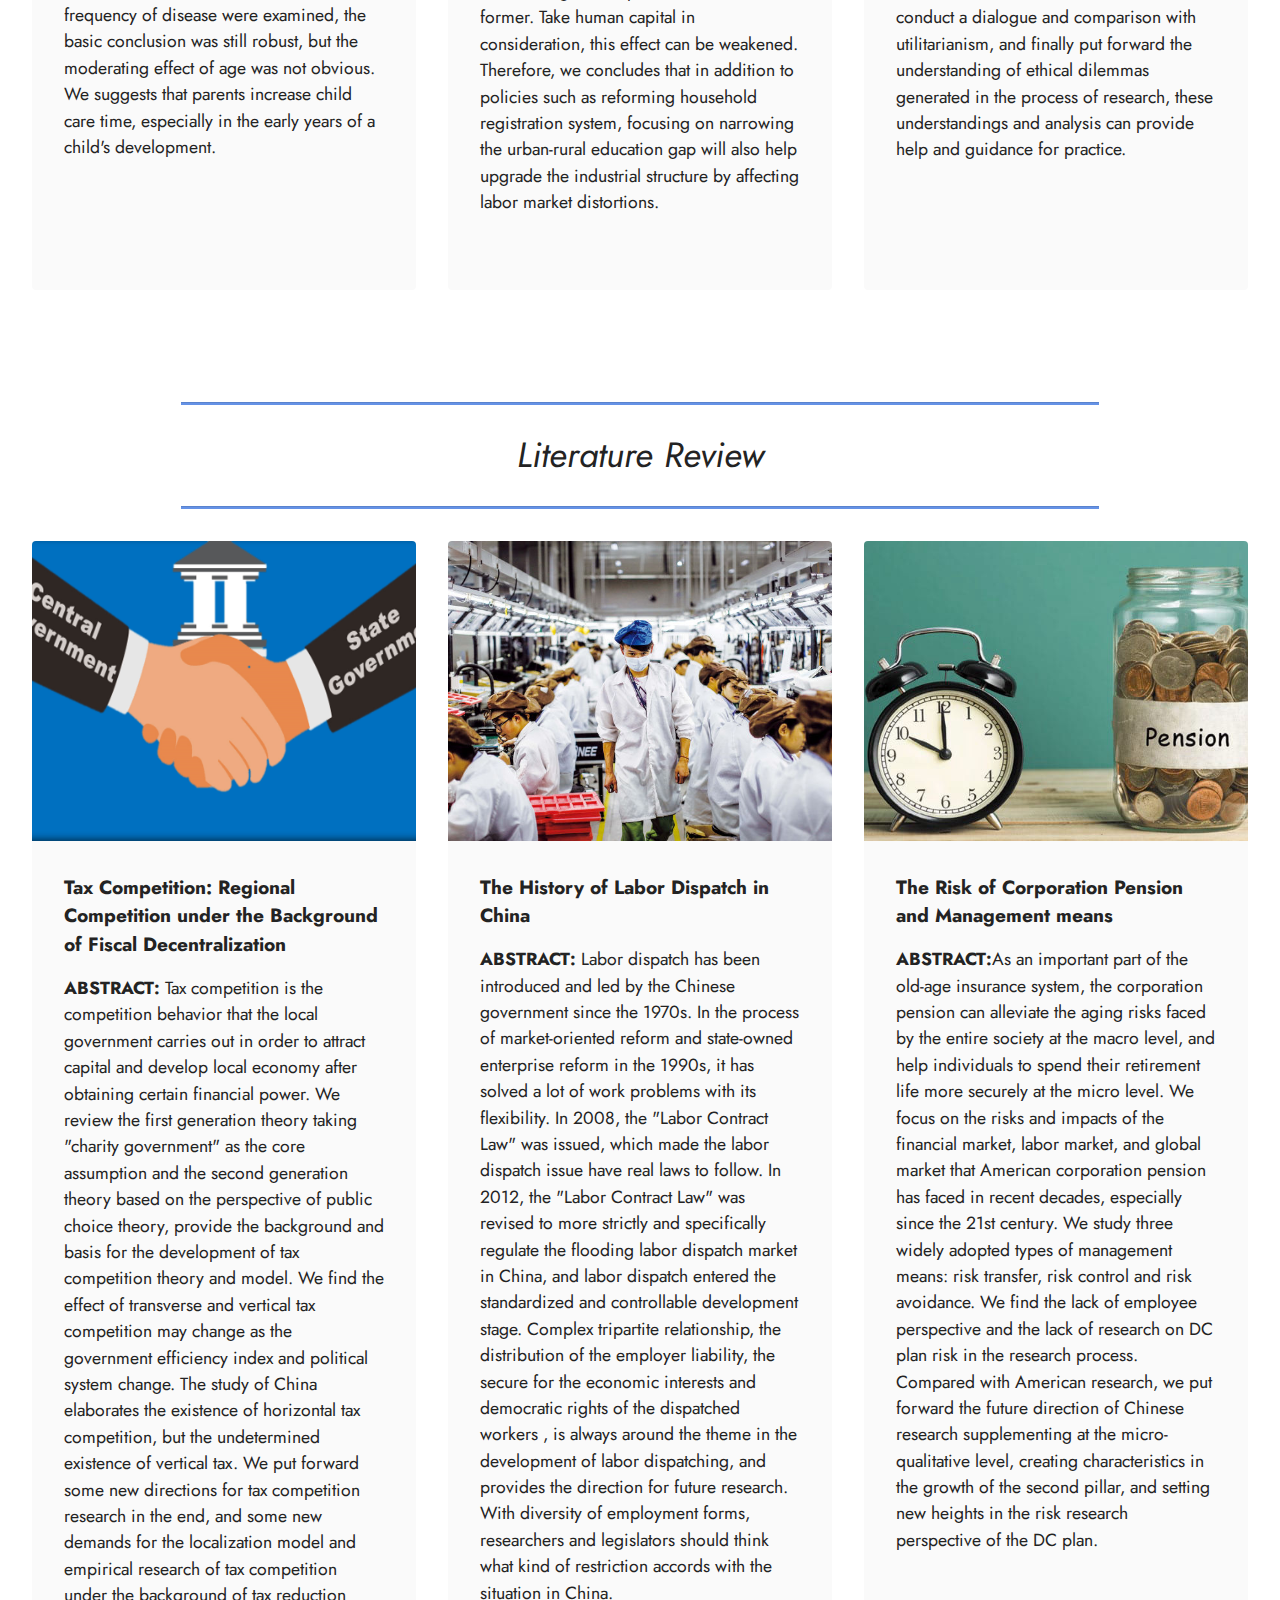
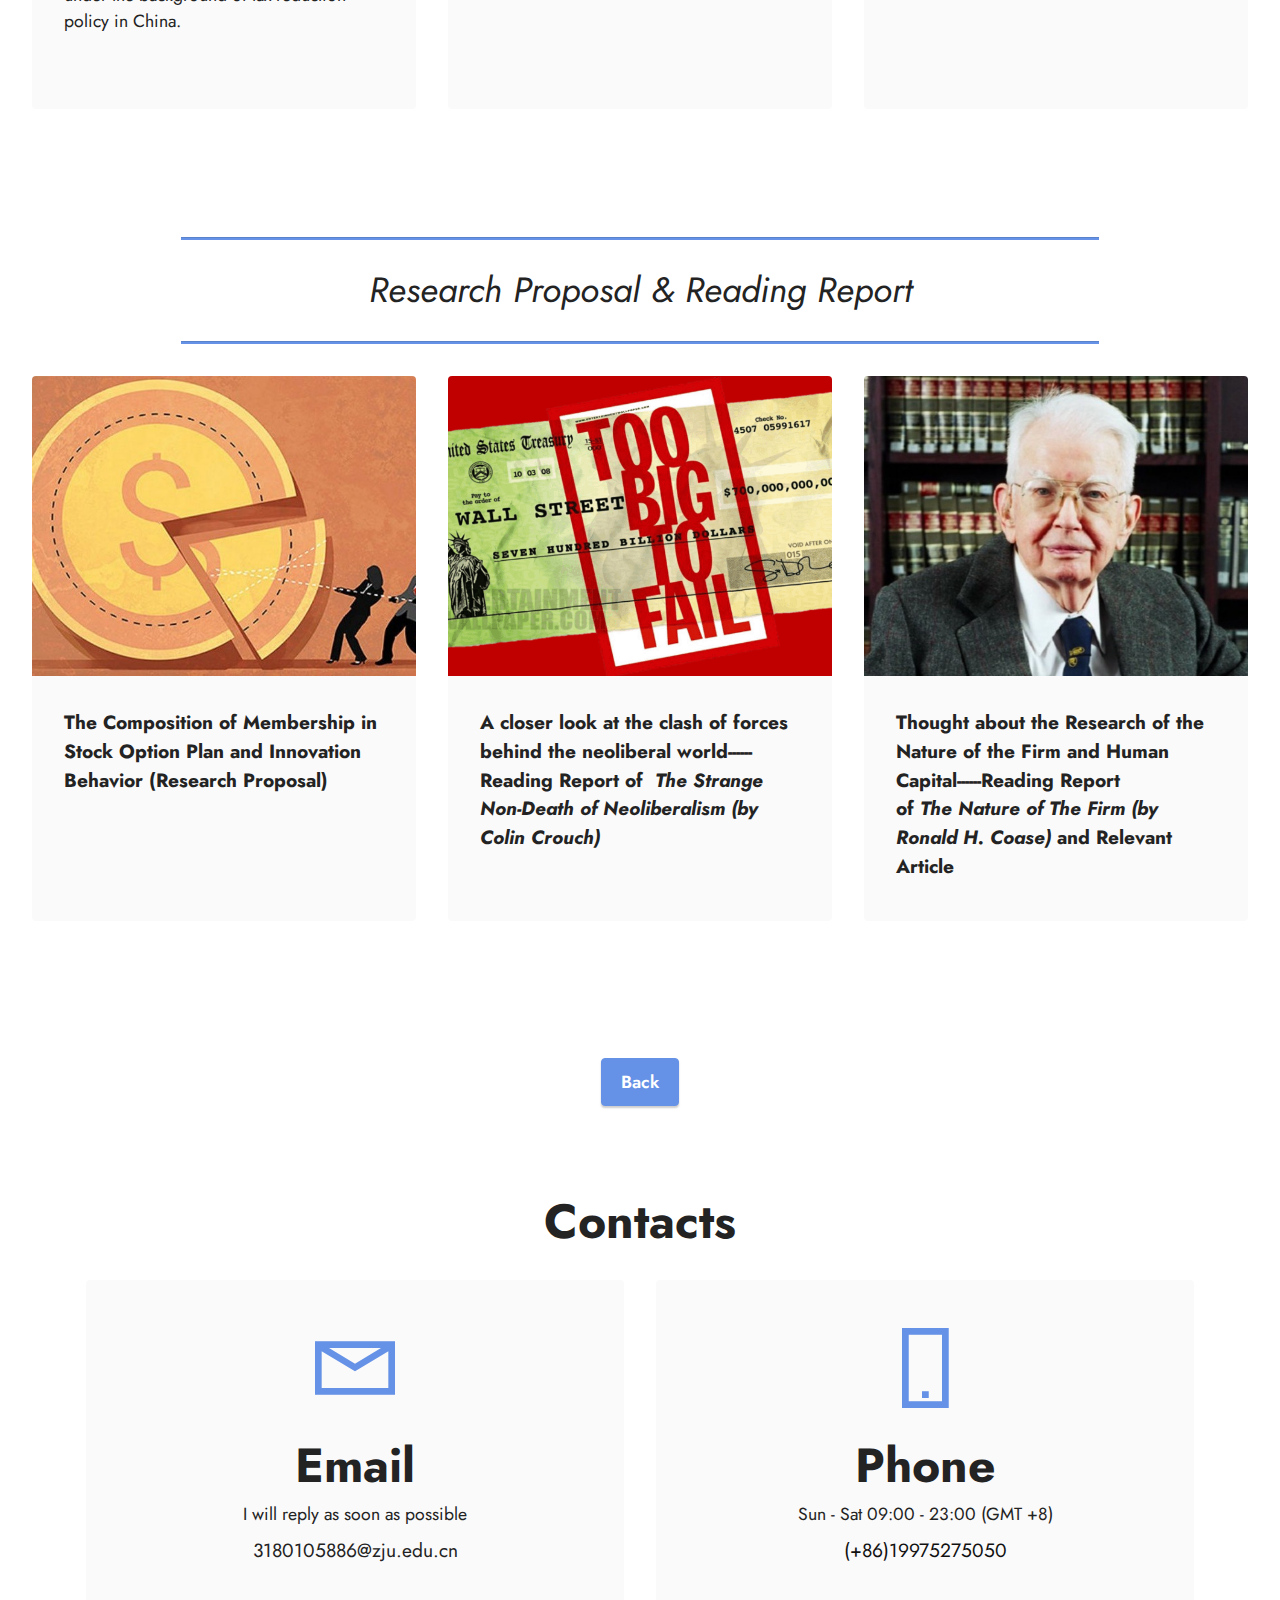
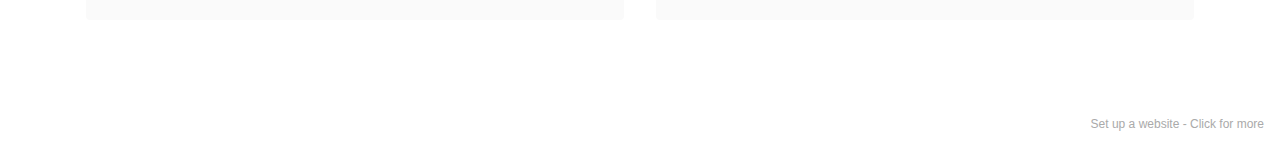
<file: page2.html>
<!DOCTYPE html>
<html  >
<head>
  <!-- Site made with Mobirise Website Builder v5.3.5, https://mobirise.com -->
  <meta charset="UTF-8">
  <meta http-equiv="X-UA-Compatible" content="IE=edge">
  <meta name="generator" content="Mobirise v5.3.5, mobirise.com">
  <meta name="viewport" content="width=device-width, initial-scale=1, minimum-scale=1">
  <link rel="shortcut icon" href="assets/images/mbr-121x71.jpg" type="image/x-icon">
  <meta name="description" content="">
  
  
  <title>Works</title>
  <link rel="stylesheet" href="assets/web/assets/mobirise-icons2/mobirise2.css">
  <link rel="stylesheet" href="assets/tether/tether.min.css">
  <link rel="stylesheet" href="assets/bootstrap/css/bootstrap.min.css">
  <link rel="stylesheet" href="assets/bootstrap/css/bootstrap-grid.min.css">
  <link rel="stylesheet" href="assets/bootstrap/css/bootstrap-reboot.min.css">
  <link rel="stylesheet" href="assets/dropdown/css/style.css">
  <link rel="stylesheet" href="assets/socicon/css/styles.css">
  <link rel="stylesheet" href="assets/theme/css/style.css">
  <link rel="preload" href="https://fonts.googleapis.com/css?family=Jost:100,200,300,400,500,600,700,800,900,100i,200i,300i,400i,500i,600i,700i,800i,900i&display=swap" as="style" onload="this.onload=null;this.rel='stylesheet'">
  <noscript><link rel="stylesheet" href="https://fonts.googleapis.com/css?family=Jost:100,200,300,400,500,600,700,800,900,100i,200i,300i,400i,500i,600i,700i,800i,900i&display=swap"></noscript>
  <link rel="preload" as="style" href="assets/mobirise/css/mbr-additional.css"><link rel="stylesheet" href="assets/mobirise/css/mbr-additional.css" type="text/css">
  
  
  
  
</head>
<body>
  
  <section class="menu cid-s48OLK6784" once="menu" id="menu1-1w">
    
    <nav class="navbar navbar-dropdown navbar-fixed-top navbar-expand-lg">
        <div class="container">
            <div class="navbar-brand">
                
                <span class="navbar-caption-wrap"><a class="navbar-caption text-white text-primary display-7" href="index.html#header11-k">Laize Liu's website</a></span>
            </div>
            <button class="navbar-toggler" type="button" data-toggle="collapse" data-target="#navbarSupportedContent" aria-controls="navbarNavAltMarkup" aria-expanded="false" aria-label="Toggle navigation">
                <div class="hamburger">
                    <span></span>
                    <span></span>
                    <span></span>
                    <span></span>
                </div>
            </button>
            <div class="collapse navbar-collapse" id="navbarSupportedContent">
                <ul class="navbar-nav nav-dropdown nav-right" data-app-modern-menu="true"><li class="nav-item"><a class="nav-link link text-white text-primary display-4" href="page1.html#info3-1q">Education Background</a></li><li class="nav-item"><a class="nav-link link text-white text-primary display-4" href="page2.html#info3-1x">Works</a></li><li class="nav-item"><a class="nav-link link text-white text-primary display-4" href="page3.html#info3-27">Research Projects</a></li><li class="nav-item"><a class="nav-link link text-white text-primary display-4" href="page4.html#info3-2d">Activities</a></li><li class="nav-item"><a class="nav-link link text-white text-primary display-4" href="page5.html#info3-2h">Internship</a></li></ul>
                
                
            </div>
        </div>
    </nav>

</section>

<section class="info3 cid-sxgHGjyn3I" id="info3-1x">

    

    <div class="mbr-overlay" style="opacity: 0.6; background-color: rgb(68, 121, 217);">
    </div>

    <div class="container">
        <div class="row justify-content-center">
            <div class="card col-12 col-lg-10">
                <div class="card-wrapper">
                    <div class="card-box align-center">
                        <h4 class="card-title mbr-fonts-style align-center mb-4 display-1"><strong>Works</strong></h4>
                        
                        
                    </div>
                </div>
            </div>
        </div>
    </div>
</section>

<section class="content4 cid-sxgHK38zcy" id="content4-1y">
    
    
    <div class="container">
        <div class="row justify-content-center">
            <div class="title col-md-12 col-lg-10">
                
                <h4 class="mbr-section-subtitle align-center mbr-fonts-style mb-4 display-7"><strong>
                    The whole form of every passage below is always available. </strong><br><strong>You are always well welcomed to ask for it by contacting me.</strong></h4>
                
            </div>
        </div>
    </div>
</section>

<section class="content6 cid-sxgHL17mHl" id="content6-1z">
    
    <div class="container">
        <div class="row justify-content-center">
            <div class="col-md-12 col-lg-10">
                <hr class="line">
                <p class="mbr-text align-center mbr-fonts-style my-4 display-5"><em>Article</em></p>
                <hr class="line">
            </div>
        </div>
    </div>
</section>

<section class="features3 cid-sxgHLtXGIp" id="features3-20">
    
    
    <div class="container-fluid">
        
        <div class="row mt-4">
            <div class="item features-image сol-12 col-md-6 col-lg-4">
                <div class="item-wrapper">
                    <div class="item-img">
                        <img src="assets/images/grandparents-and-grandchildren-enjoying-holiday0-2-696x365.jpeg" alt="">
                    </div>
                    <div class="item-content">
                        <h5 class="item-title mbr-fonts-style display-7"><strong>The effect of skipped generation parenting on children development</strong></h5>
                        
                        <p class="mbr-text mbr-fonts-style mt-3 display-4"><strong>ABSTRACT: </strong>The aging phenomenon and the increase of work pressure provide a realistic basis for the general increase of skipped generation parenting in society. The influence of this way of rearing on children's growth is more and more worthy of attention. From the perspective of children's health, we use data from CFPS surveys from 2012 to 2018 to examine the effects of skipped generation parenting. In terms of children's nutrition, this parenting pattern will hurt children's development, especially parented at night rather than in morning. This effect can be moderated by the age, in which older children are less negatively affected, possibly due to the increase in self-care ability and school attendance. When the incidence and frequency of disease were examined, the basic conclusion was still robust, but the moderating effect of age was not obvious. We suggests that parents increase child care time, especially in the early years of a child's development.</p>
                    </div>
                    
                </div>
            </div>
            <div class="item features-image сol-12 col-md-6 col-lg-4">
                <div class="item-wrapper">
                    <div class="item-img">
                        <img src="assets/images/raffles-place-2-696x419.jpeg" alt="">
                    </div>
                    <div class="item-content">
                        <h5 class="item-title mbr-fonts-style display-7"><strong>Human Capital, Labor Market Distortion and Industrial Structure Upgrading</strong></h5>
                        
                        <p class="mbr-text mbr-fonts-style mt-3 display-4"><strong>ABSTRACT:</strong> The transformation of industrial structure is related to the replacement of national leading industrial sectors and reflects the change of factor input. As an important factor of production, the free flow of labor plays an&nbsp; fundamental role in realizing the transformation and upgrading of industrial structure. The structural distortion of the labor market will hinder this process. Based on the special background of China's urban-rural dual structure, we constructs indicators of the degree of industrial structure transformation and upgrading and labor market distortion, and uses the data of China's development from 1978 to 2019 to find the negative impact of the latter on the former. Take human capital in consideration, this effect can be weakened. Therefore, we concludes that in addition to policies such as reforming household registration system, focusing on narrowing the urban-rural education gap will also help upgrade the industrial structure by affecting labor market distortions.<br><br></p>
                    </div>
                    
                </div>
            </div>
            <div class="item features-image сol-12 col-md-6 col-lg-4">
                <div class="item-wrapper">
                    <div class="item-img">
                        <img src="assets/images/pandemic-771x434.jpg" alt="">
                    </div>
                    <div class="item-content">
                        <h5 class="item-title mbr-fonts-style display-7"><strong>Ethical Dilemma of&nbsp; "Close City" in Pandemic -------from the Perspective of Rawls's Theory of Justice</strong></h5>
                        
                        <p class="mbr-text mbr-fonts-style mt-3 display-4"><strong>ABSTRACT: </strong>The COVID-19 pandemic has affected every aspect of people's life. Administrators have the duty to safeguard the people's lives in such disasters. However, the crisis of disasters has narrowed the policy space for decision makers, and whether to close city has become a choice they must face. From the perspective of Rawls's theory of justice, we discuss the ethical dilemmas between freedom and security, economy and security behind the act of closing city, and distinguishes between general situation and Wuhan situation. It is found that the former situation is in accordance with the ethics of Rawls's theory of justice in the two dilemmas, while the latter is not. We also conduct a dialogue and comparison with utilitarianism, and finally put forward the understanding of ethical dilemmas generated in the process of research, these understandings and analysis can provide help and guidance for practice.<br><br></p>
                    </div>
                    
                </div>
            </div>
        </div>
    </div>
</section>

<section class="content6 cid-sxgHM943Eg" id="content6-21">
    
    <div class="container">
        <div class="row justify-content-center">
            <div class="col-md-12 col-lg-10">
                <hr class="line">
                <p class="mbr-text align-center mbr-fonts-style my-4 display-5"><em>Literature Review</em></p>
                <hr class="line">
            </div>
        </div>
    </div>
</section>

<section class="features3 cid-sxgHMQoMMe" id="features3-22">
    
    
    <div class="container-fluid">
        
        <div class="row mt-4">
            <div class="item features-image сol-12 col-md-6 col-lg-4">
                <div class="item-wrapper">
                    <div class="item-img">
                        <img src="assets/images/3-532x356.png" alt="">
                    </div>
                    <div class="item-content">
                        <h5 class="item-title mbr-fonts-style display-7"><strong>Tax Competition: Regional Competition under the Background of Fiscal Decentralization</strong></h5>
                        
                        <p class="mbr-text mbr-fonts-style mt-3 display-4"><strong>ABSTRACT: </strong>Tax competition is the competition behavior that the local government carries out in order to attract capital and develop local economy after obtaining certain financial power. We review the first generation theory taking "charity government" as the core assumption and the second generation theory based on the perspective of public choice theory, provide the background and basis for the development of tax competition theory and model. We find the effect of transverse and vertical tax competition may change as the government efficiency index and political system change. The study of China elaborates the existence of horizontal tax competition, but the undetermined existence of vertical tax. We put forward some new directions for tax competition research in the end, and some new demands for the localization model and empirical research of tax competition under the background of tax reduction policy in China.<br><br></p>
                    </div>
                    
                </div>
            </div>
            <div class="item features-image сol-12 col-md-6 col-lg-4">
                <div class="item-wrapper">
                    <div class="item-img">
                        <img src="assets/images/0a0027000000183fa5f025-696x464.jpg" alt="">
                    </div>
                    <div class="item-content">
                        <h5 class="item-title mbr-fonts-style display-7"><strong>The History of Labor Dispatch in China</strong></h5>
                        
                        <p class="mbr-text mbr-fonts-style mt-3 display-4"><strong>ABSTRACT: </strong>Labor dispatch has been introduced and led by the Chinese government since the 1970s. In the process of market-oriented reform and state-owned enterprise reform in the 1990s, it has solved a lot of work problems with its flexibility. In 2008, the "Labor Contract Law" was issued, which made the labor dispatch issue have real laws to follow. In 2012, the "Labor Contract Law" was revised to more strictly and specifically regulate the flooding labor dispatch market in China, and labor dispatch entered the standardized and controllable development stage. Complex tripartite relationship, the distribution of the employer liability, the secure for the economic interests and democratic rights of the dispatched workers , is always around the theme in the development of labor dispatching, and provides the direction for future research. With diversity of employment forms, researchers and legislators should think what kind of restriction accords with the situation in China.</p>
                    </div>
                    
                </div>
            </div>
            <div class="item features-image сol-12 col-md-6 col-lg-4">
                <div class="item-wrapper">
                    <div class="item-img">
                        <img src="assets/images/pension-600x400.jpg" alt="">
                    </div>
                    <div class="item-content">
                        <h5 class="item-title mbr-fonts-style display-7"><strong>The Risk of Corporation Pension and Management means</strong></h5>
                        
                        <p class="mbr-text mbr-fonts-style mt-3 display-4"><strong>ABSTRACT:</strong>As an important part of the old-age insurance system, the corporation pension can alleviate the aging risks faced by the entire society at the macro level, and help individuals to spend their retirement life more securely at the micro level. We focus on the risks and impacts of the financial market, labor market, and global market that American corporation pension has faced in recent decades, especially since the 21st century. We study three widely adopted types of management means: risk transfer, risk control and risk avoidance. We find the lack of employee perspective and the lack of research on DC plan risk in the research process. Compared with American research, we put forward the future direction of Chinese research supplementing at the micro-qualitative level, creating characteristics in the growth of the second pillar, and setting new heights in the risk research perspective of the DC plan.<br></p>
                    </div>
                    
                </div>
            </div>
        </div>
    </div>
</section>

<section class="content6 cid-sxgHNViqNV" id="content6-23">
    
    <div class="container">
        <div class="row justify-content-center">
            <div class="col-md-12 col-lg-10">
                <hr class="line">
                <p class="mbr-text align-center mbr-fonts-style my-4 display-5"><em>Research Proposal &amp; Reading Report</em></p>
                <hr class="line">
            </div>
        </div>
    </div>
</section>

<section class="features3 cid-sxgHOXdOUG" id="features3-24">
    
    
    <div class="container-fluid">
        
        <div class="row mt-4">
            <div class="item features-image сol-12 col-md-6 col-lg-4">
                <div class="item-wrapper">
                    <div class="item-img">
                        <img src="assets/images/20190103-2-696x434.jpeg" alt="">
                    </div>
                    <div class="item-content">
                        <h5 class="item-title mbr-fonts-style display-7"><strong>The Composition of Membership in Stock Option Plan and Innovation Behavior (Research Proposal)</strong></h5>
                        
                        
                    </div>
                    
                </div>
            </div>
            <div class="item features-image сol-12 col-md-6 col-lg-4">
                <div class="item-wrapper">
                    <div class="item-img">
                        <img src="assets/images/4-696x528.png" alt="">
                    </div>
                    <div class="item-content">
                        <h5 class="item-title mbr-fonts-style display-7"><strong>A closer look at the clash of forces behind the neoliberal world------Reading Report of&nbsp; <em>The Strange Non-Death of Neoliberalism (by Colin Crouch)</em></strong></h5>
                        
                        
                    </div>
                    
                </div>
            </div>
            <div class="item features-image сol-12 col-md-6 col-lg-4">
                <div class="item-wrapper">
                    <div class="item-img">
                        <img src="assets/images/ronald-coase-3-696x580.jpeg" alt="">
                    </div>
                    <div class="item-content">
                        <h5 class="item-title mbr-fonts-style display-7"><strong>Thought about the Research of the Nature of the Firm and Human Capital------Reading Report of&nbsp;<em>The</em>&nbsp;<em>Nature of The Firm (by Ronald H. Coase)</em> and Relevant Article</strong></h5>
                        
                        
                    </div>
                    
                </div>
            </div>
        </div>
    </div>
</section>

<section class="content11 cid-sxgJgWNHm7" id="content11-2o">
    
    <div class="container">
        <div class="row justify-content-center">
            <div class="col-md-12 col-lg-9">
                <div class="mbr-section-btn align-center"><a class="btn btn-primary display-4" href="index.html#header11-k">Back</a></div>
            </div>
        </div>
    </div>
</section>

<section class="contacts1 cid-sxgHQsGrVj" id="contacts1-25">

    

    
    <div class="container">
        <div class="mbr-section-head">
            <h3 class="mbr-section-title mbr-fonts-style align-center mb-0 display-2">
                <strong>Contacts</strong>
            </h3>
            
        </div>
        <div class="row justify-content-center mt-4">
            <div class="card col-12 col-lg-6">
                <div class="card-wrapper">
                    <div class="card-box align-center">
                        <div class="image-wrapper">
                            <span class="mbr-iconfont mobi-mbri-letter mobi-mbri"></span>
                        </div>
                        <h4 class="card-title mbr-fonts-style mb-2 display-2">
                            <strong>Email</strong>
                        </h4>
                        <p class="mbr-text mbr-fonts-style mb-2 display-4">I will reply as soon as possible</p>
                        <h5 class="link mbr-fonts-style display-7">3180105886@zju.edu.cn</h5>
                    </div>
                </div>
            </div>
            <div class="card col-12 col-lg-6">
                <div class="card-wrapper">
                    <div class="card-box align-center">
                        <div class="image-wrapper">
                            <span class="mbr-iconfont mobi-mbri-mobile-2 mobi-mbri"></span>
                        </div>
                        <h4 class="card-title mbr-fonts-style align-center mb-2 display-2">
                            <strong>Phone</strong>
                        </h4>
                        <p class="mbr-text mbr-fonts-style mb-2 display-4">Sun - Sat 09:00 - 23:00 (GMT +8)</p>
                        <h5 class="link mbr-black mbr-fonts-style display-7">(+86)19975275050</h5>
                    </div>
                </div>
            </div>
        </div>
    </div>
</section><section style="background-color: #fff; font-family: -apple-system, BlinkMacSystemFont, 'Segoe UI', 'Roboto', 'Helvetica Neue', Arial, sans-serif; color:#aaa; font-size:12px; padding: 0; align-items: center; display: flex;"><a href="https://mobirise.site/y" style="flex: 1 1; height: 3rem; padding-left: 1rem;"></a><p style="flex: 0 0 auto; margin:0; padding-right:1rem;">Set up a website - <a href="https://mobirise.site/w" style="color:#aaa;">Click for more</a></p></section><script src="assets/web/assets/jquery/jquery.min.js"></script>  <script src="assets/popper/popper.min.js"></script>  <script src="assets/tether/tether.min.js"></script>  <script src="assets/bootstrap/js/bootstrap.min.js"></script>  <script src="assets/smoothscroll/smooth-scroll.js"></script>  <script src="assets/dropdown/js/nav-dropdown.js"></script>  <script src="assets/dropdown/js/navbar-dropdown.js"></script>  <script src="assets/touchswipe/jquery.touch-swipe.min.js"></script>  <script src="assets/theme/js/script.js"></script>  
  
  
</body>
</html>
</file>
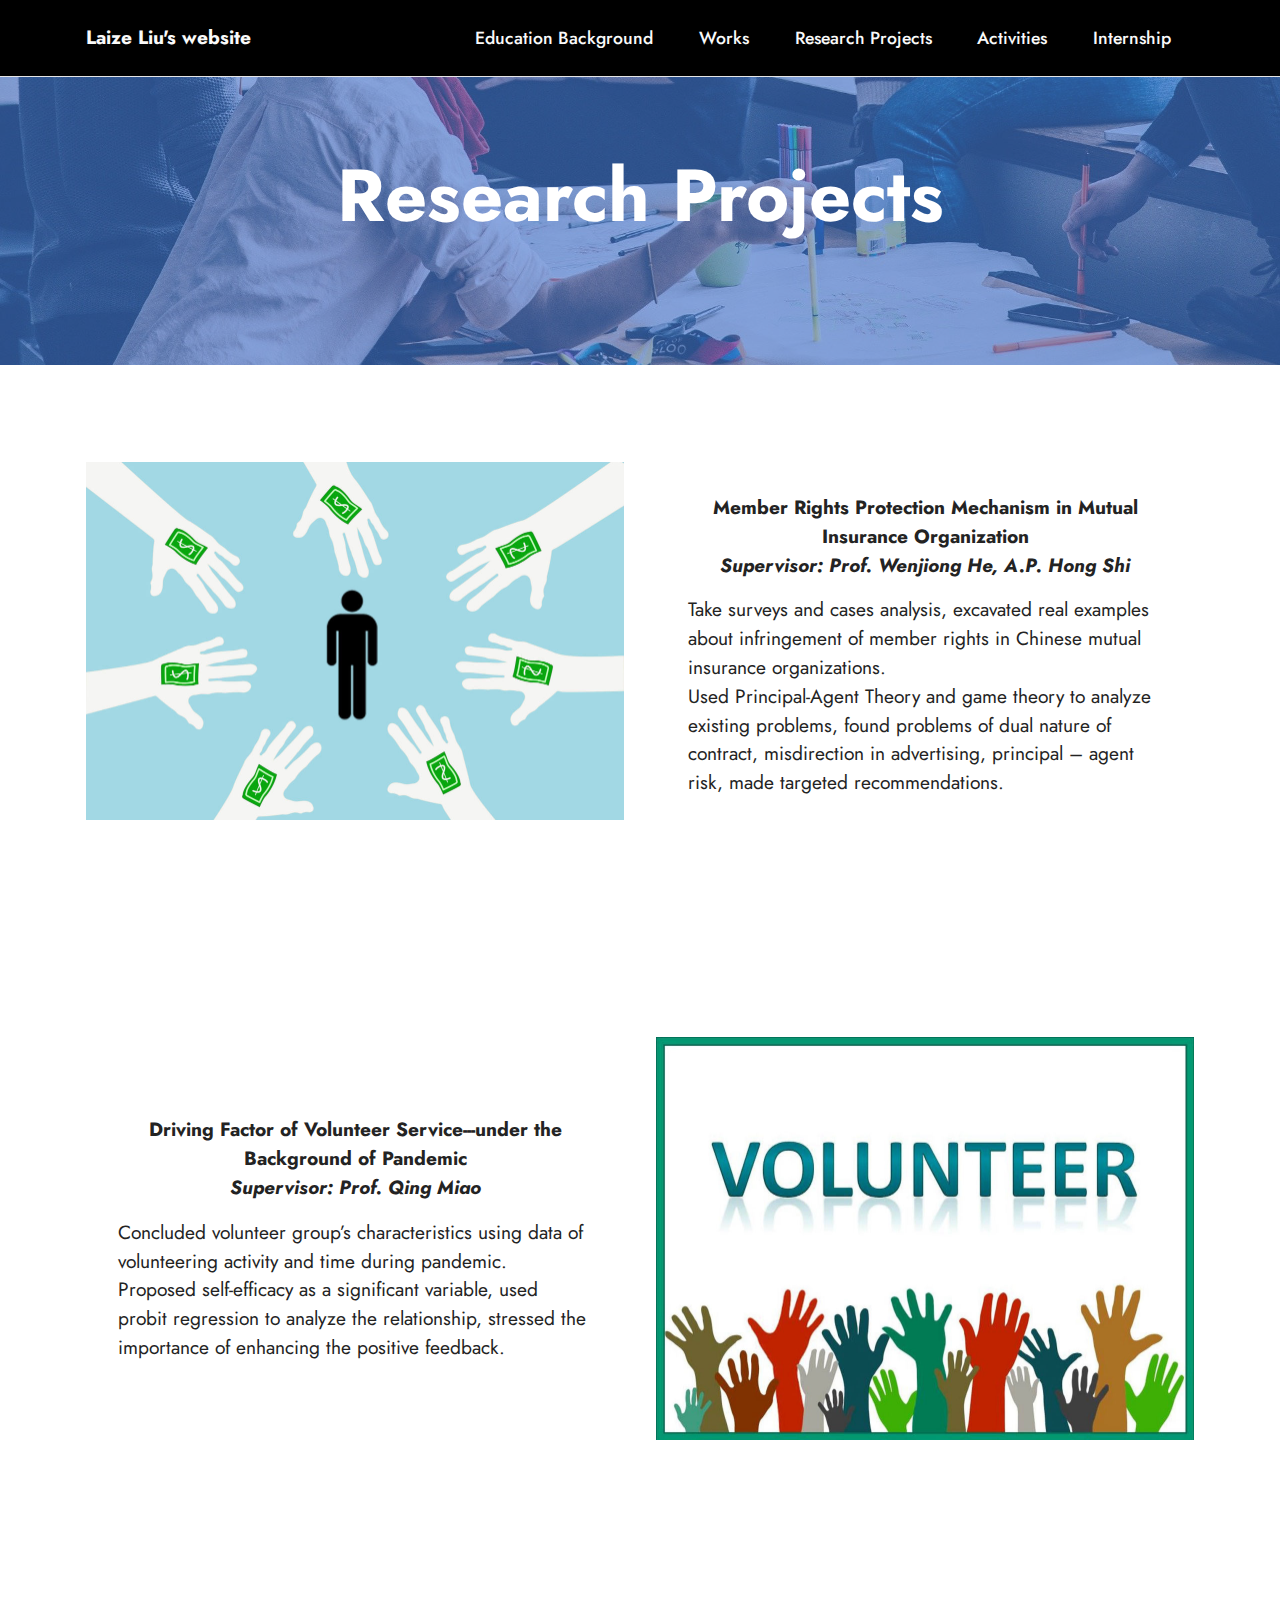
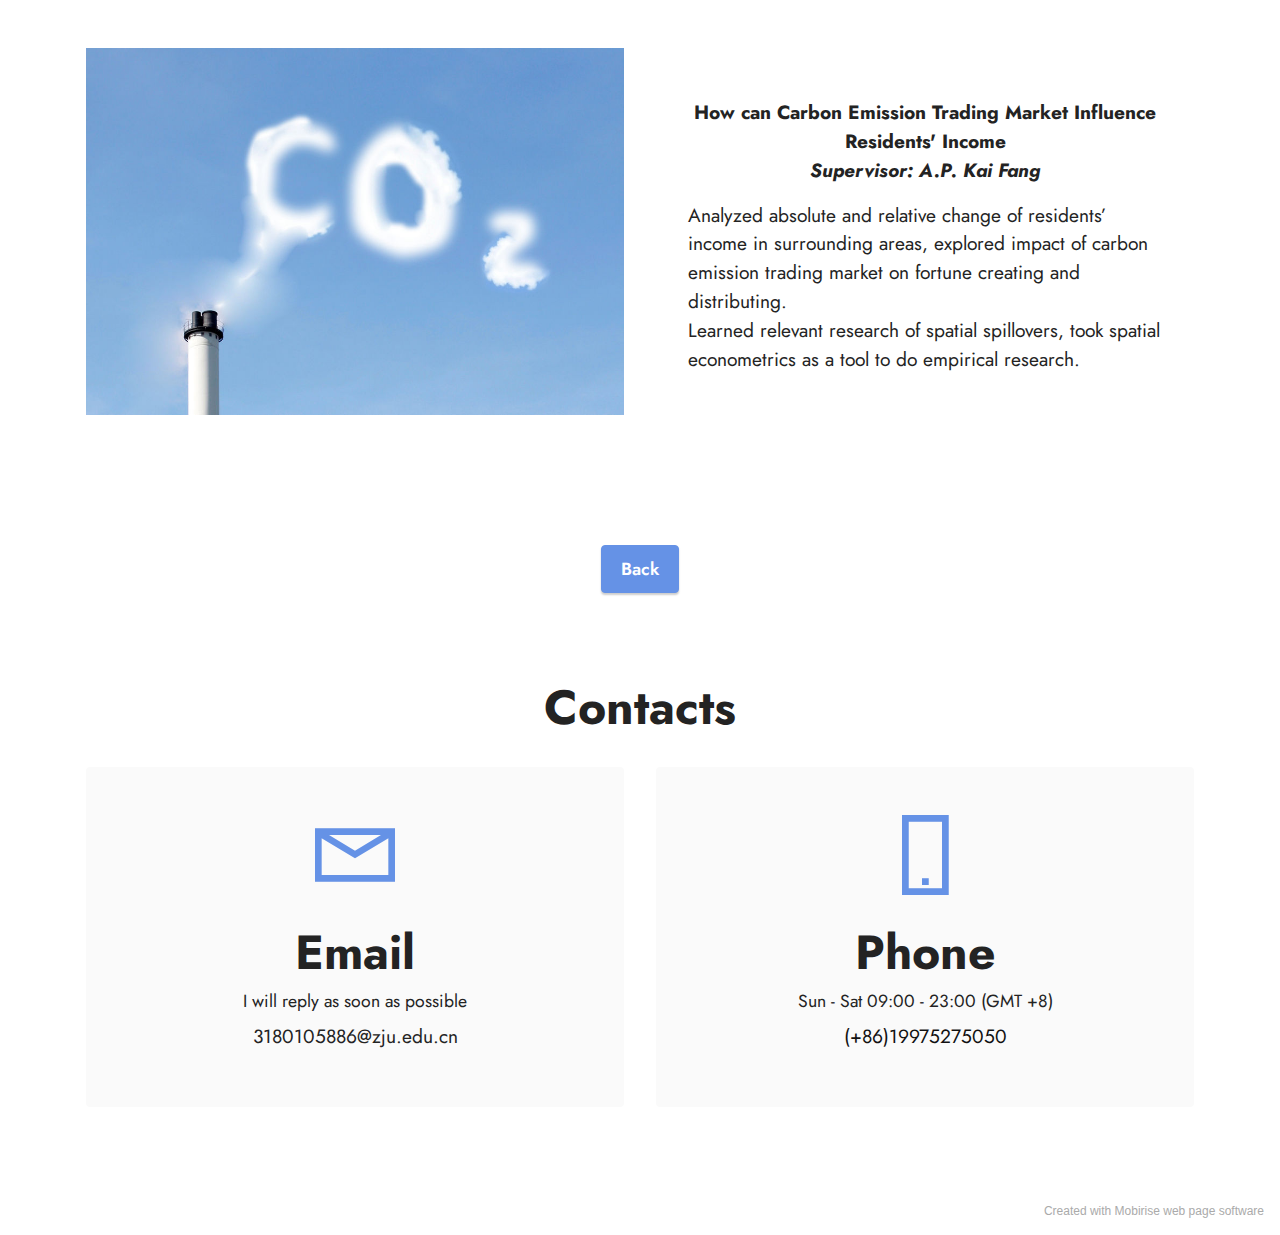
<file: page3.html>
<!DOCTYPE html>
<html  >
<head>
  <!-- Site made with Mobirise Website Builder v5.3.5, https://mobirise.com -->
  <meta charset="UTF-8">
  <meta http-equiv="X-UA-Compatible" content="IE=edge">
  <meta name="generator" content="Mobirise v5.3.5, mobirise.com">
  <meta name="viewport" content="width=device-width, initial-scale=1, minimum-scale=1">
  <link rel="shortcut icon" href="assets/images/mbr-121x71.jpg" type="image/x-icon">
  <meta name="description" content="">
  
  
  <title>Research Projects</title>
  <link rel="stylesheet" href="assets/web/assets/mobirise-icons2/mobirise2.css">
  <link rel="stylesheet" href="assets/tether/tether.min.css">
  <link rel="stylesheet" href="assets/bootstrap/css/bootstrap.min.css">
  <link rel="stylesheet" href="assets/bootstrap/css/bootstrap-grid.min.css">
  <link rel="stylesheet" href="assets/bootstrap/css/bootstrap-reboot.min.css">
  <link rel="stylesheet" href="assets/dropdown/css/style.css">
  <link rel="stylesheet" href="assets/socicon/css/styles.css">
  <link rel="stylesheet" href="assets/theme/css/style.css">
  <link rel="preload" href="https://fonts.googleapis.com/css?family=Jost:100,200,300,400,500,600,700,800,900,100i,200i,300i,400i,500i,600i,700i,800i,900i&display=swap" as="style" onload="this.onload=null;this.rel='stylesheet'">
  <noscript><link rel="stylesheet" href="https://fonts.googleapis.com/css?family=Jost:100,200,300,400,500,600,700,800,900,100i,200i,300i,400i,500i,600i,700i,800i,900i&display=swap"></noscript>
  <link rel="preload" as="style" href="assets/mobirise/css/mbr-additional.css"><link rel="stylesheet" href="assets/mobirise/css/mbr-additional.css" type="text/css">
  
  
  
  
</head>
<body>
  
  <section class="menu cid-s48OLK6784" once="menu" id="menu1-26">
    
    <nav class="navbar navbar-dropdown navbar-fixed-top navbar-expand-lg">
        <div class="container">
            <div class="navbar-brand">
                
                <span class="navbar-caption-wrap"><a class="navbar-caption text-white text-primary display-7" href="index.html#header11-k">Laize Liu's website</a></span>
            </div>
            <button class="navbar-toggler" type="button" data-toggle="collapse" data-target="#navbarSupportedContent" aria-controls="navbarNavAltMarkup" aria-expanded="false" aria-label="Toggle navigation">
                <div class="hamburger">
                    <span></span>
                    <span></span>
                    <span></span>
                    <span></span>
                </div>
            </button>
            <div class="collapse navbar-collapse" id="navbarSupportedContent">
                <ul class="navbar-nav nav-dropdown nav-right" data-app-modern-menu="true"><li class="nav-item"><a class="nav-link link text-white text-primary display-4" href="page1.html#info3-1q">Education Background</a></li><li class="nav-item"><a class="nav-link link text-white text-primary display-4" href="page2.html#info3-1x">Works</a></li><li class="nav-item"><a class="nav-link link text-white text-primary display-4" href="page3.html#info3-27">Research Projects</a></li><li class="nav-item"><a class="nav-link link text-white text-primary display-4" href="page4.html#info3-2d">Activities</a></li><li class="nav-item"><a class="nav-link link text-white text-primary display-4" href="page5.html#info3-2h">Internship</a></li></ul>
                
                
            </div>
        </div>
    </nav>

</section>

<section class="info3 cid-sxgI3qiByL" id="info3-27">

    

    <div class="mbr-overlay" style="opacity: 0.6; background-color: rgb(68, 121, 217);">
    </div>

    <div class="container">
        <div class="row justify-content-center">
            <div class="card col-12 col-lg-10">
                <div class="card-wrapper">
                    <div class="card-box align-center">
                        <h4 class="card-title mbr-fonts-style align-center mb-4 display-1">
                            <strong>Research Projects</strong></h4>
                        
                        
                    </div>
                </div>
            </div>
        </div>
    </div>
</section>

<section class="image1 cid-sxgI4jYLOE" id="image1-28">
    

    

    <div class="container">
        <div class="row align-items-center">
            <div class="col-12 col-lg-6">
                <div class="image-wrapper">
                    <img src="assets/images/img-1920-1076x717.jpg" alt="Mobirise">
                    <p class="mbr-description mbr-fonts-style pt-2 align-center display-4"></p>
                </div>
            </div>
            <div class="col-12 col-lg">
                <div class="text-wrapper">
                    <h3 class="mbr-section-title mbr-fonts-style mb-3 display-7"><strong>Member Rights Protection Mechanism in Mutual Insurance Organization</strong><br><strong><em>Supervisor: Prof. Wenjiong He, A.P. Hong Shi</em></strong></h3>
                    <p class="mbr-text mbr-fonts-style display-7">Take surveys and cases analysis, excavated real examples about infringement of member rights in Chinese mutual insurance organizations.
<br>Used Principal-Agent Theory and game theory to analyze existing problems, found problems of dual nature of contract, misdirection in advertising, principal – agent risk, made targeted recommendations.&nbsp;&nbsp;<br></p>
                </div>
            </div>
        </div>
    </div>
</section>

<section class="image2 cid-sxgI4UChQa" id="image2-29">
    

    

    <div class="container">
        <div class="row align-items-center">
            <div class="col-12 col-lg-6">
                <div class="image-wrapper">
                    <img src="assets/images/img-1923-1076x807.jpg" alt="Mobirise">
                    <p class="mbr-description mbr-fonts-style mt-2 align-center display-4"></p>
                </div>
            </div>
            <div class="col-12 col-lg">
                <div class="text-wrapper">
                    <h3 class="mbr-section-title mbr-fonts-style mb-3 display-7"><strong>Driving Factor of Volunteer Service---under the Background of Pandemic</strong><br><strong><em>Supervisor: Prof. Qing Miao</em></strong></h3>
                    <p class="mbr-text mbr-fonts-style display-7">Concluded volunteer group’s characteristics using data of volunteering activity and time during pandemic. 
<br>Proposed self-efficacy as a significant variable, used probit regression to analyze the relationship, stressed the importance of enhancing the positive feedback.&nbsp;&nbsp;<br></p>
                </div>
            </div>
        </div>
    </div>
</section>

<section class="image1 cid-sxgI5qc8a2" id="image1-2a">
    

    

    <div class="container">
        <div class="row align-items-center">
            <div class="col-12 col-lg-6">
                <div class="image-wrapper">
                    <img src="assets/images/img-1922-1000x682.jpg" alt="Mobirise">
                    <p class="mbr-description mbr-fonts-style pt-2 align-center display-4"></p>
                </div>
            </div>
            <div class="col-12 col-lg">
                <div class="text-wrapper">
                    <h3 class="mbr-section-title mbr-fonts-style mb-3 display-7"><strong>How can Carbon Emission Trading Market Influence Residents' Income</strong><br><strong><em>Supervisor: A.P. Kai Fang</em></strong></h3>
                    <p class="mbr-text mbr-fonts-style display-7">Analyzed absolute and relative change of residents’ income in surrounding areas, explored impact of carbon emission trading market on fortune creating and distributing.
<br>Learned relevant research of spatial spillovers, took spatial econometrics as a tool to do empirical research.&nbsp;<br></p>
                </div>
            </div>
        </div>
    </div>
</section>

<section class="content11 cid-sxgJejbLQ7" id="content11-2n">
    
    <div class="container">
        <div class="row justify-content-center">
            <div class="col-md-12 col-lg-9">
                <div class="mbr-section-btn align-center"><a class="btn btn-primary display-4" href="index.html#header11-k">Back</a></div>
            </div>
        </div>
    </div>
</section>

<section class="contacts1 cid-sxgI6KfJRQ" id="contacts1-2b">

    

    
    <div class="container">
        <div class="mbr-section-head">
            <h3 class="mbr-section-title mbr-fonts-style align-center mb-0 display-2">
                <strong>Contacts</strong>
            </h3>
            
        </div>
        <div class="row justify-content-center mt-4">
            <div class="card col-12 col-lg-6">
                <div class="card-wrapper">
                    <div class="card-box align-center">
                        <div class="image-wrapper">
                            <span class="mbr-iconfont mobi-mbri-letter mobi-mbri"></span>
                        </div>
                        <h4 class="card-title mbr-fonts-style mb-2 display-2">
                            <strong>Email</strong>
                        </h4>
                        <p class="mbr-text mbr-fonts-style mb-2 display-4">I will reply as soon as possible</p>
                        <h5 class="link mbr-fonts-style display-7">3180105886@zju.edu.cn</h5>
                    </div>
                </div>
            </div>
            <div class="card col-12 col-lg-6">
                <div class="card-wrapper">
                    <div class="card-box align-center">
                        <div class="image-wrapper">
                            <span class="mbr-iconfont mobi-mbri-mobile-2 mobi-mbri"></span>
                        </div>
                        <h4 class="card-title mbr-fonts-style align-center mb-2 display-2">
                            <strong>Phone</strong>
                        </h4>
                        <p class="mbr-text mbr-fonts-style mb-2 display-4">Sun - Sat 09:00 - 23:00 (GMT +8)</p>
                        <h5 class="link mbr-black mbr-fonts-style display-7">(+86)19975275050</h5>
                    </div>
                </div>
            </div>
        </div>
    </div>
</section><section style="background-color: #fff; font-family: -apple-system, BlinkMacSystemFont, 'Segoe UI', 'Roboto', 'Helvetica Neue', Arial, sans-serif; color:#aaa; font-size:12px; padding: 0; align-items: center; display: flex;"><a href="https://mobirise.site/g" style="flex: 1 1; height: 3rem; padding-left: 1rem;"></a><p style="flex: 0 0 auto; margin:0; padding-right:1rem;"><a href="https://mobirise.site/i" style="color:#aaa;">Created with Mobirise</a> web page software</p></section><script src="assets/web/assets/jquery/jquery.min.js"></script>  <script src="assets/popper/popper.min.js"></script>  <script src="assets/tether/tether.min.js"></script>  <script src="assets/bootstrap/js/bootstrap.min.js"></script>  <script src="assets/smoothscroll/smooth-scroll.js"></script>  <script src="assets/dropdown/js/nav-dropdown.js"></script>  <script src="assets/dropdown/js/navbar-dropdown.js"></script>  <script src="assets/touchswipe/jquery.touch-swipe.min.js"></script>  <script src="assets/theme/js/script.js"></script>  
  
  
</body>
</html>
</file>
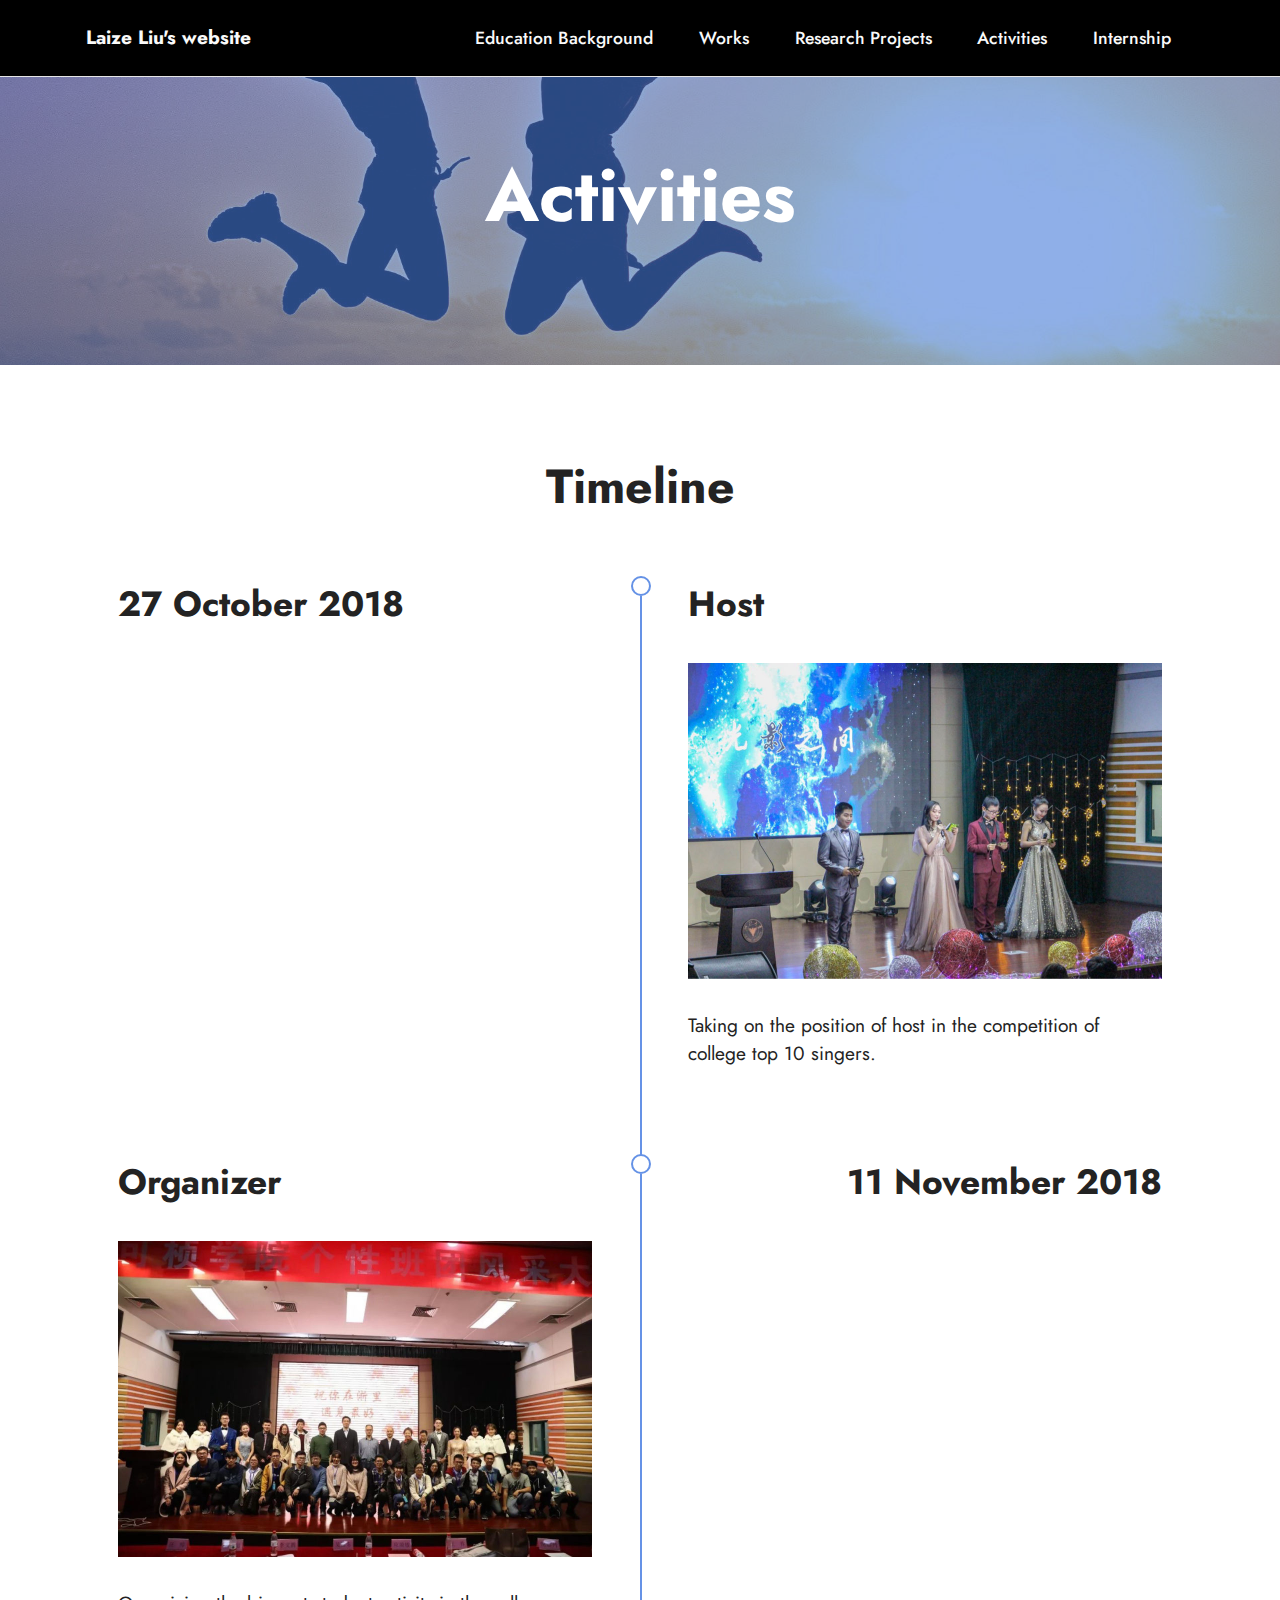
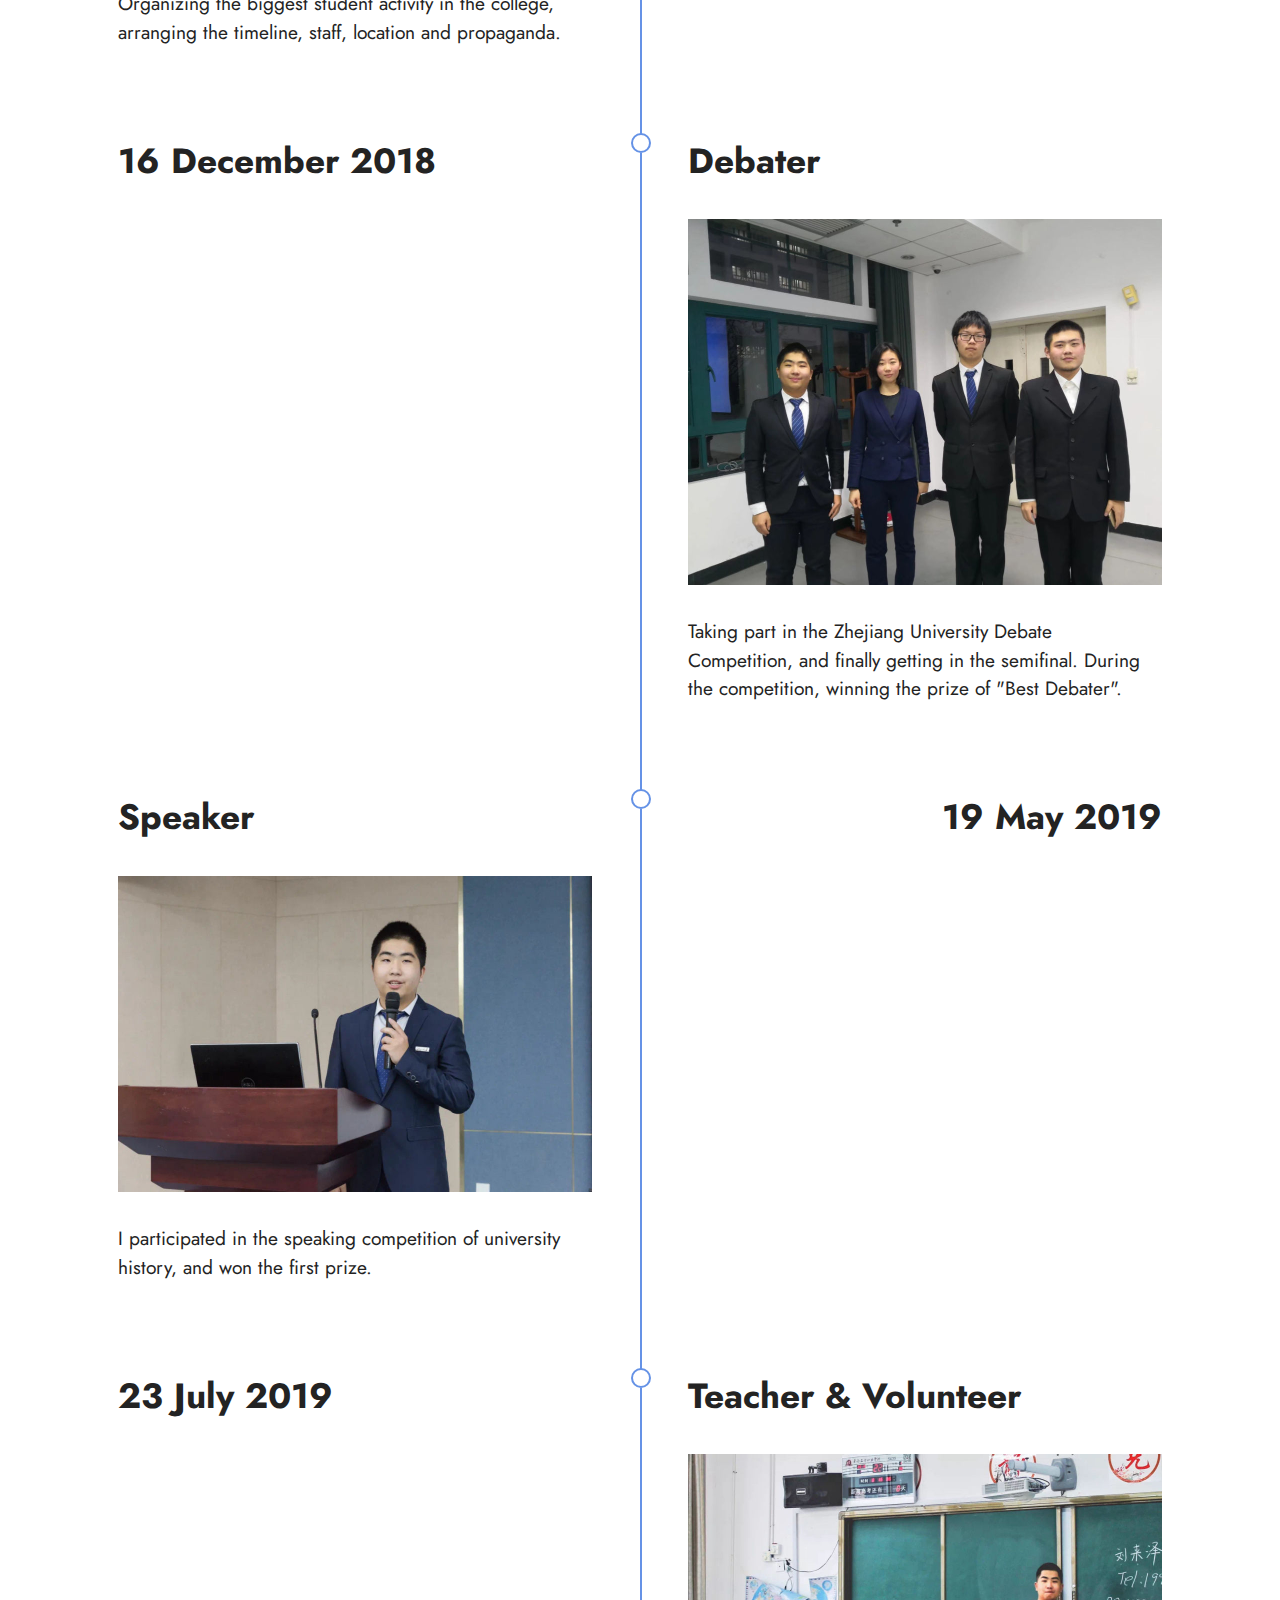
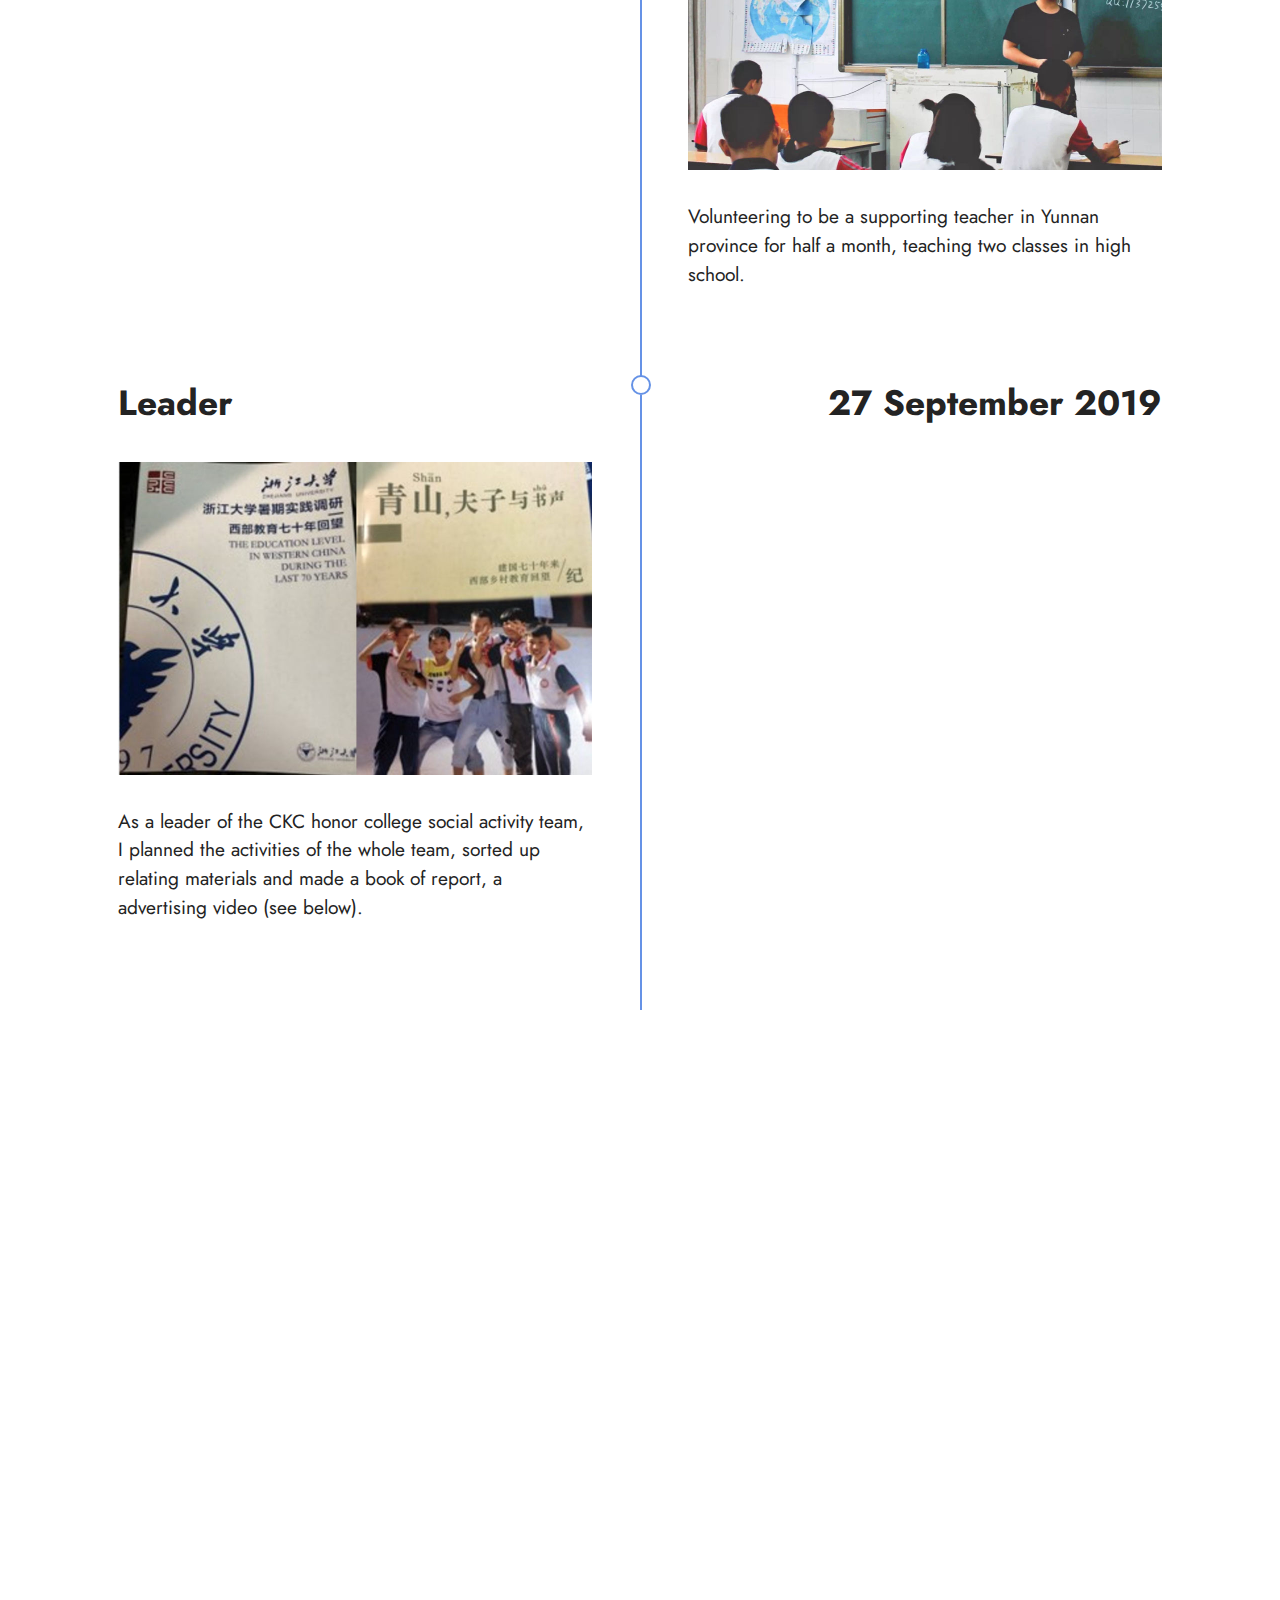
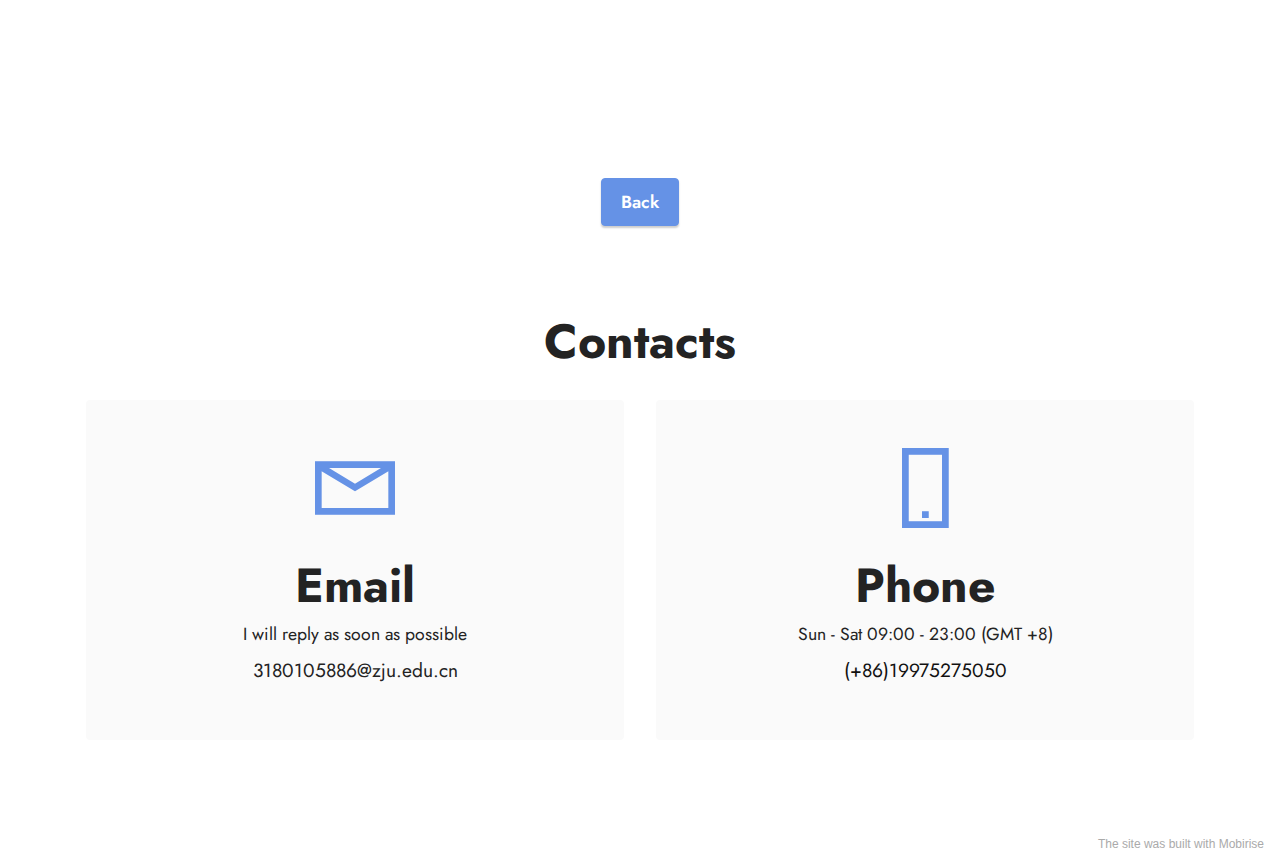
<file: page4.html>
<!DOCTYPE html>
<html  >
<head>
  <!-- Site made with Mobirise Website Builder v5.3.5, https://mobirise.com -->
  <meta charset="UTF-8">
  <meta http-equiv="X-UA-Compatible" content="IE=edge">
  <meta name="generator" content="Mobirise v5.3.5, mobirise.com">
  <meta name="viewport" content="width=device-width, initial-scale=1, minimum-scale=1">
  <link rel="shortcut icon" href="assets/images/mbr-121x71.jpg" type="image/x-icon">
  <meta name="description" content="">
  
  
  <title>Activities</title>
  <link rel="stylesheet" href="assets/web/assets/mobirise-icons2/mobirise2.css">
  <link rel="stylesheet" href="assets/tether/tether.min.css">
  <link rel="stylesheet" href="assets/bootstrap/css/bootstrap.min.css">
  <link rel="stylesheet" href="assets/bootstrap/css/bootstrap-grid.min.css">
  <link rel="stylesheet" href="assets/bootstrap/css/bootstrap-reboot.min.css">
  <link rel="stylesheet" href="assets/dropdown/css/style.css">
  <link rel="stylesheet" href="assets/socicon/css/styles.css">
  <link rel="stylesheet" href="assets/theme/css/style.css">
  <link rel="preload" href="https://fonts.googleapis.com/css?family=Jost:100,200,300,400,500,600,700,800,900,100i,200i,300i,400i,500i,600i,700i,800i,900i&display=swap" as="style" onload="this.onload=null;this.rel='stylesheet'">
  <noscript><link rel="stylesheet" href="https://fonts.googleapis.com/css?family=Jost:100,200,300,400,500,600,700,800,900,100i,200i,300i,400i,500i,600i,700i,800i,900i&display=swap"></noscript>
  <link rel="preload" as="style" href="assets/mobirise/css/mbr-additional.css"><link rel="stylesheet" href="assets/mobirise/css/mbr-additional.css" type="text/css">
  
  
  
  
</head>
<body>
  
  <section class="menu cid-s48OLK6784" once="menu" id="menu1-2c">
    
    <nav class="navbar navbar-dropdown navbar-fixed-top navbar-expand-lg">
        <div class="container">
            <div class="navbar-brand">
                
                <span class="navbar-caption-wrap"><a class="navbar-caption text-white text-primary display-7" href="index.html#header11-k">Laize Liu's website</a></span>
            </div>
            <button class="navbar-toggler" type="button" data-toggle="collapse" data-target="#navbarSupportedContent" aria-controls="navbarNavAltMarkup" aria-expanded="false" aria-label="Toggle navigation">
                <div class="hamburger">
                    <span></span>
                    <span></span>
                    <span></span>
                    <span></span>
                </div>
            </button>
            <div class="collapse navbar-collapse" id="navbarSupportedContent">
                <ul class="navbar-nav nav-dropdown nav-right" data-app-modern-menu="true"><li class="nav-item"><a class="nav-link link text-white text-primary display-4" href="page1.html#info3-1q">Education Background</a></li><li class="nav-item"><a class="nav-link link text-white text-primary display-4" href="page2.html#info3-1x">Works</a></li><li class="nav-item"><a class="nav-link link text-white text-primary display-4" href="page3.html#info3-27">Research Projects</a></li><li class="nav-item"><a class="nav-link link text-white text-primary display-4" href="page4.html#info3-2d">Activities</a></li><li class="nav-item"><a class="nav-link link text-white text-primary display-4" href="page5.html#info3-2h">Internship</a></li></ul>
                
                
            </div>
        </div>
    </nav>

</section>

<section class="info3 cid-sxgIgjSvx6" id="info3-2d">

    

    <div class="mbr-overlay" style="opacity: 0.6; background-color: rgb(68, 121, 217);">
    </div>

    <div class="container">
        <div class="row justify-content-center">
            <div class="card col-12 col-lg-10">
                <div class="card-wrapper">
                    <div class="card-box align-center">
                        <h4 class="card-title mbr-fonts-style align-center mb-4 display-1"><strong>Activities</strong></h4>
                        
                        
                    </div>
                </div>
            </div>
        </div>
    </div>
</section>

<section class="timeline1 cid-sxgIicBcne" id="timeline1-2e">
    
    
    <div class="timelines-container container" mbri-timelines="">
        <div class="mbr-section-head">
            <h3 class="mbr-section-title mbr-fonts-style align-center mb-0 display-2">
                <strong>Timeline</strong>
            </h3>
            
        </div>
        <div class="row timeline-element mb-2 mt-4">
            <div class="timeline-date col-12 col-md-6">
                <div class="timeline-date-wrapper">
                    <p class="mbr-timeline-date mbr-fonts-style display-5">
                        <strong>27 October 2018</strong></p>
                </div>
            </div>
            <span class="iconBackground"></span>
            <div class="col-12 col-md-6">
                <div class="timeline-text-wrapper">
                    <h4 class="mbr-timeline-title mbr-fonts-style mb-4 display-5">
                        <strong>Host</strong></h4>
                    <div class="image-wrapper mb-4">
                        <img src="assets/images/share-948x632.jpg" alt="Mobirise" title="">
                    </div>
                    <p class="mbr-text mbr-fonts-style display-7">Taking on the position of host in the competition of college top 10 singers.</p>
                </div>
            </div>
        </div>
        <div class="row timeline-element mb-2">
            <div class="col-12 col-md-6">
                <div class="timeline-text-wrapper">
                    <h4 class="mbr-timeline-title mbr-fonts-style mb-4 display-5">
                        <strong>Organizer</strong></h4>
                    <div class="image-wrapper mb-4">
                        <img src="assets/images/img-1909-948x632.jpg" alt="Mobirise" title="">
                    </div>
                    <p class="mbr-text mbr-fonts-style display-7">Organizing the biggest student activity in the college, arranging the timeline, staff, location and propaganda.</p>
                </div>
            </div>
            <span class="iconBackground"></span>
            <div class="timeline-date col-12 col-md-6">
                <div class="timeline-date-wrapper">
                    <p class="mbr-timeline-date mbr-fonts-style display-5"><strong>11 November 2018</strong></p>
                </div>
            </div>
        </div>
        <div class="row timeline-element mb-2">
            <div class="timeline-date col-12 col-md-6">
                <div class="timeline-date-wrapper">
                    <p class="mbr-timeline-date mbr-fonts-style display-5"><strong>16 December 2018</strong></p>
                </div>
            </div>
            <span class="iconBackground"></span>
            <div class="col-12 col-md-6">
                <div class="timeline-text-wrapper">
                    <h4 class="mbr-timeline-title mbr-fonts-style mb-4 display-5">
                        <strong>Debater</strong></h4>
                    <div class="image-wrapper mb-4">
                        <img src="assets/images/kjh-948x731.jpg" alt="Mobirise" title="">
                    </div>
                    <p class="mbr-text mbr-fonts-style display-7">Taking part in the Zhejiang University Debate Competition, and finally getting in the semifinal. During the competition, winning the prize of "Best Debater".</p>
                </div>
            </div>
        </div>
        <div class="row timeline-element mb-2">
            <div class="col-12 col-md-6">
                <div class="timeline-text-wrapper">
                    <h4 class="mbr-timeline-title mbr-fonts-style mb-4 display-5">
                        <strong>Speaker</strong></h4>
                    <div class="image-wrapper mb-4">
                        <img src="assets/images/img-1905-948x632.jpg" alt="Mobirise" title="">
                    </div>
                    <p class="mbr-text mbr-fonts-style display-7">
                        I participated in the speaking competition of university history, and won the first prize.</p>
                </div>
            </div>
            <span class="iconBackground"></span>
            <div class="timeline-date col-12 col-md-6">
                <div class="timeline-date-wrapper">
                    <p class="mbr-timeline-date mbr-fonts-style display-5"><strong>19 May 2019</strong></p>
                </div>
            </div>
        </div>
        <div class="row timeline-element mb-2">
            <div class="timeline-date col-12 col-md-6">
                <div class="timeline-date-wrapper">
                    <p class="mbr-timeline-date mbr-fonts-style display-5">
                        <strong>23 July 2019</strong></p>
                </div>
            </div>
            <span class="iconBackground"></span>
            <div class="col-12 col-md-6">
                <div class="timeline-text-wrapper">
                    <h4 class="mbr-timeline-title mbr-fonts-style mb-4 display-5">
                        <strong>Teacher &amp; Volunteer</strong></h4>
                    <div class="image-wrapper mb-4">
                        <img src="assets/images/img-1906-948x632.jpg" alt="Mobirise" title="">
                    </div>
                    <p class="mbr-text mbr-fonts-style display-7">
                        Volunteering to be a supporting teacher in Yunnan province for half a month, teaching two classes in high school.</p>
                </div>
            </div>
        </div>
        <div class="row timeline-element mb-2">
            <div class="col-12 col-md-6">
                <div class="timeline-text-wrapper">
                    <h4 class="mbr-timeline-title mbr-fonts-style mb-4 display-5">
                        <strong>Leader</strong></h4>
                    <div class="image-wrapper mb-4">
                        <img src="assets/images/10-948x626.jpg" alt="Mobirise" title="">
                    </div>
                    <p class="mbr-text mbr-fonts-style display-7">
                        As a leader of the CKC honor college social activity team, I planned the activities of the whole team, sorted up relating materials and made a book of report, a advertising video (see below).&nbsp;</p>
                </div>
            </div>
            <span class="iconBackground"></span>
            <div class="timeline-date col-12 col-md-6">
                <div class="timeline-date-wrapper">
                    <p class="mbr-timeline-date mbr-fonts-style display-5">
                        <strong>27 September 2019</strong></p>
                </div>
            </div>
        </div>
        
        
        
        
        
        
    </div>
</section>

<section class="video2 cid-sxgJTVZkA6" id="video2-2q">
    
    
    <div class="container-fluid">
        
        <div class="row justify-content-center mt-4">
            <div class="col-12 col-md-10 video-block">
                <div class="video-wrapper"><iframe class="mbr-embedded-video" src="https://www.youtube.com/embed/QUmuVmjD830?rel=0&amp;amp;showinfo=0&amp;autoplay=0&amp;loop=0" width="1280" height="720" frameborder="0" allowfullscreen></iframe></div>
                
            </div>
        </div>
    </div>
</section>

<section class="content11 cid-sxgJbMZyei" id="content11-2m">
    
    <div class="container">
        <div class="row justify-content-center">
            <div class="col-md-12 col-lg-9">
                <div class="mbr-section-btn align-center"><a class="btn btn-primary display-4" href="index.html#header11-k">Back</a></div>
            </div>
        </div>
    </div>
</section>

<section class="contacts1 cid-sxgIkEXhsC" id="contacts1-2f">

    

    
    <div class="container">
        <div class="mbr-section-head">
            <h3 class="mbr-section-title mbr-fonts-style align-center mb-0 display-2">
                <strong>Contacts</strong>
            </h3>
            
        </div>
        <div class="row justify-content-center mt-4">
            <div class="card col-12 col-lg-6">
                <div class="card-wrapper">
                    <div class="card-box align-center">
                        <div class="image-wrapper">
                            <span class="mbr-iconfont mobi-mbri-letter mobi-mbri"></span>
                        </div>
                        <h4 class="card-title mbr-fonts-style mb-2 display-2">
                            <strong>Email</strong>
                        </h4>
                        <p class="mbr-text mbr-fonts-style mb-2 display-4">I will reply as soon as possible</p>
                        <h5 class="link mbr-fonts-style display-7">3180105886@zju.edu.cn</h5>
                    </div>
                </div>
            </div>
            <div class="card col-12 col-lg-6">
                <div class="card-wrapper">
                    <div class="card-box align-center">
                        <div class="image-wrapper">
                            <span class="mbr-iconfont mobi-mbri-mobile-2 mobi-mbri"></span>
                        </div>
                        <h4 class="card-title mbr-fonts-style align-center mb-2 display-2">
                            <strong>Phone</strong>
                        </h4>
                        <p class="mbr-text mbr-fonts-style mb-2 display-4">Sun - Sat 09:00 - 23:00 (GMT +8)</p>
                        <h5 class="link mbr-black mbr-fonts-style display-7">(+86)19975275050</h5>
                    </div>
                </div>
            </div>
        </div>
    </div>
</section><section style="background-color: #fff; font-family: -apple-system, BlinkMacSystemFont, 'Segoe UI', 'Roboto', 'Helvetica Neue', Arial, sans-serif; color:#aaa; font-size:12px; padding: 0; align-items: center; display: flex;"><a href="https://mobirise.site/s" style="flex: 1 1; height: 3rem; padding-left: 1rem;"></a><p style="flex: 0 0 auto; margin:0; padding-right:1rem;"><a href="https://mobirise.site/c" style="color:#aaa;">The</a> site was built with Mobirise</p></section><script src="assets/web/assets/jquery/jquery.min.js"></script>  <script src="assets/popper/popper.min.js"></script>  <script src="assets/tether/tether.min.js"></script>  <script src="assets/bootstrap/js/bootstrap.min.js"></script>  <script src="assets/smoothscroll/smooth-scroll.js"></script>  <script src="assets/dropdown/js/nav-dropdown.js"></script>  <script src="assets/dropdown/js/navbar-dropdown.js"></script>  <script src="assets/touchswipe/jquery.touch-swipe.min.js"></script>  <script src="assets/playervimeo/vimeo_player.js"></script>  <script src="assets/theme/js/script.js"></script>  
  
  
</body>
</html>
</file>
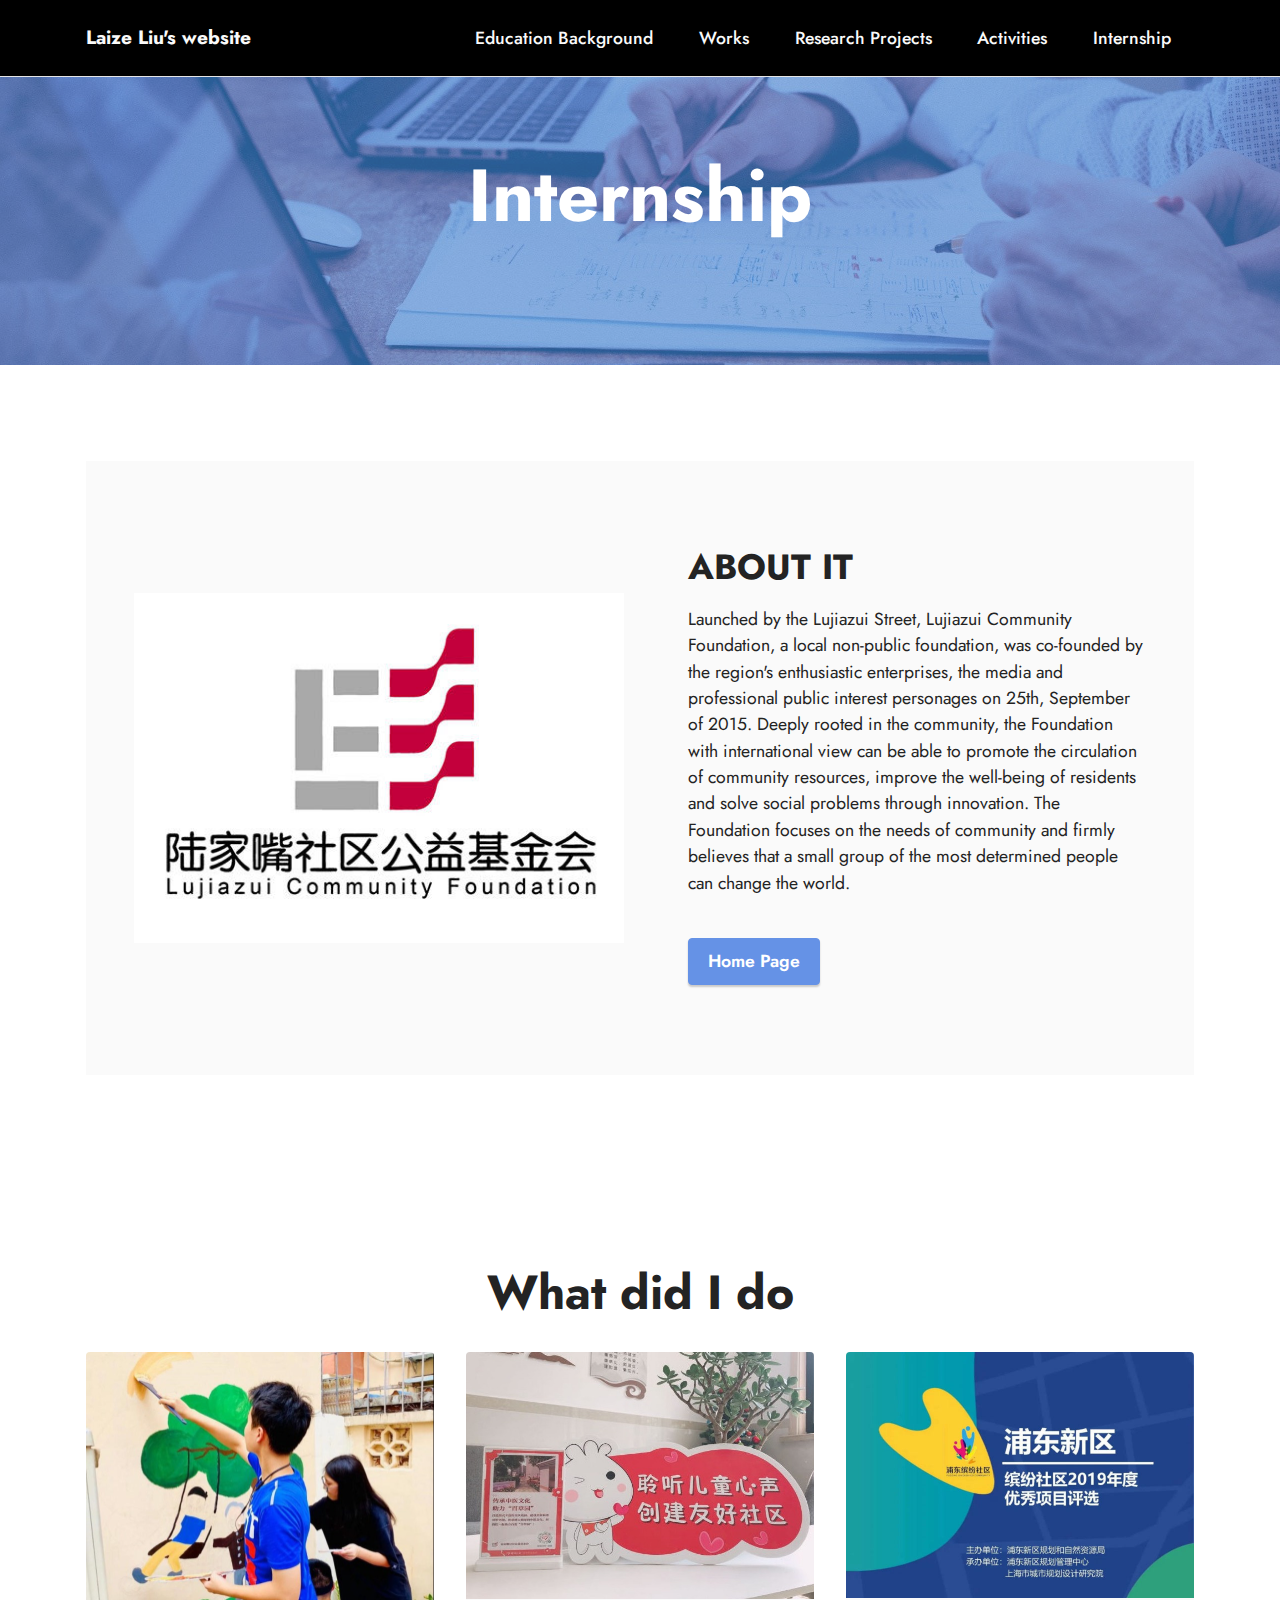
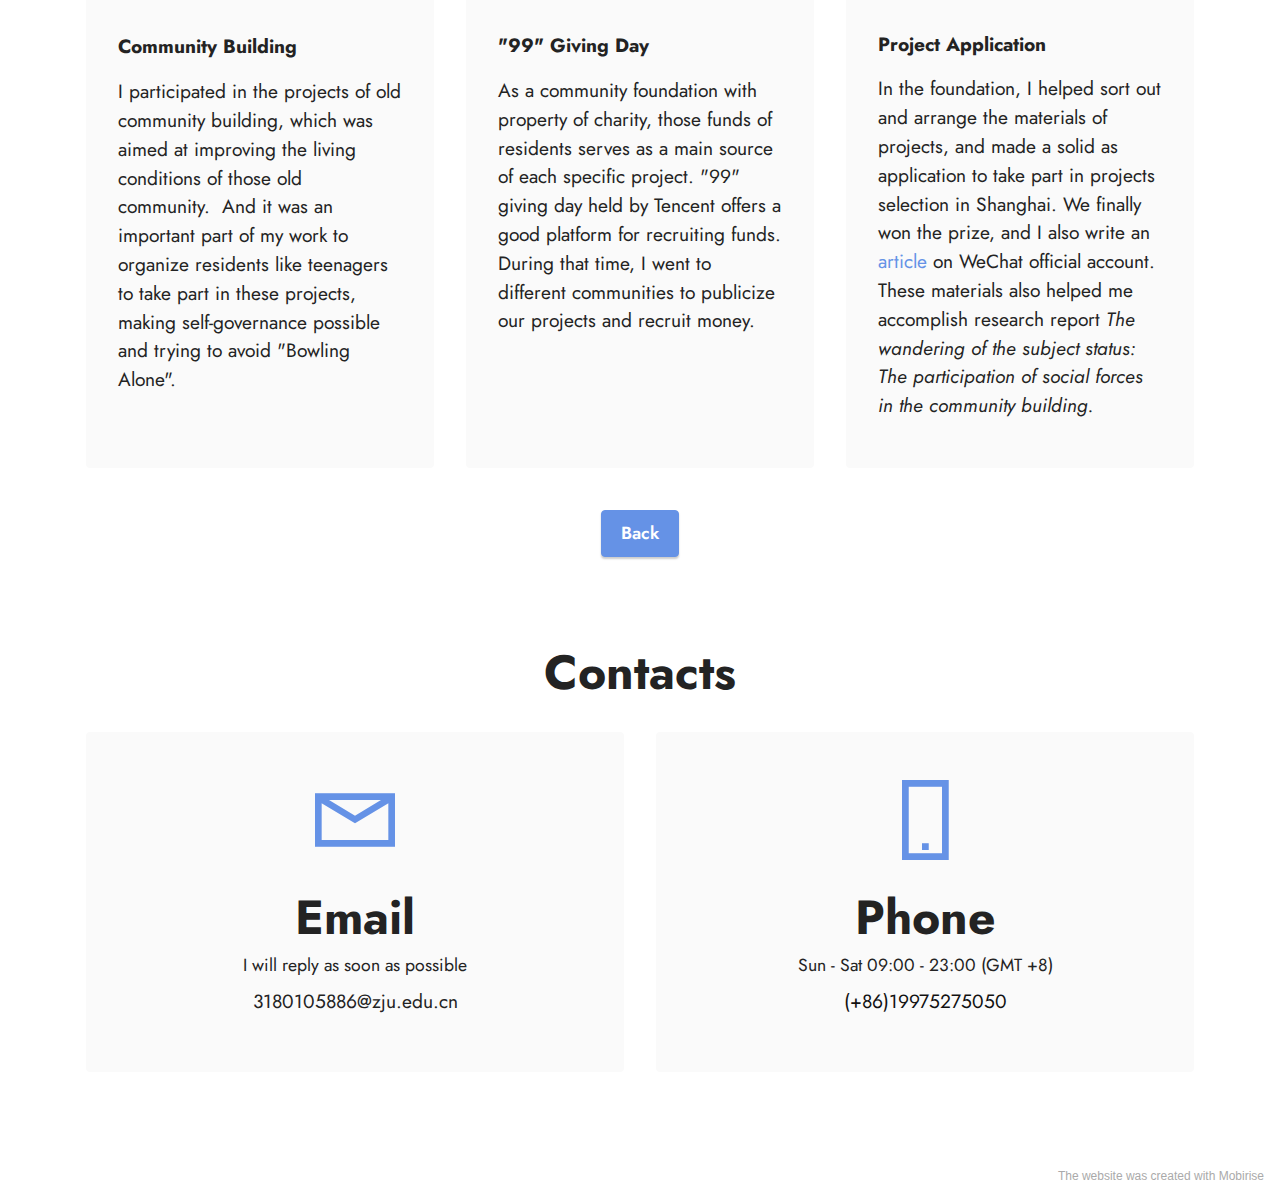
<file: page5.html>
<!DOCTYPE html>
<html  >
<head>
  <!-- Site made with Mobirise Website Builder v5.3.5, https://mobirise.com -->
  <meta charset="UTF-8">
  <meta http-equiv="X-UA-Compatible" content="IE=edge">
  <meta name="generator" content="Mobirise v5.3.5, mobirise.com">
  <meta name="viewport" content="width=device-width, initial-scale=1, minimum-scale=1">
  <link rel="shortcut icon" href="assets/images/mbr-121x71.jpg" type="image/x-icon">
  <meta name="description" content="">
  
  
  <title>Internship</title>
  <link rel="stylesheet" href="assets/web/assets/mobirise-icons2/mobirise2.css">
  <link rel="stylesheet" href="assets/tether/tether.min.css">
  <link rel="stylesheet" href="assets/bootstrap/css/bootstrap.min.css">
  <link rel="stylesheet" href="assets/bootstrap/css/bootstrap-grid.min.css">
  <link rel="stylesheet" href="assets/bootstrap/css/bootstrap-reboot.min.css">
  <link rel="stylesheet" href="assets/dropdown/css/style.css">
  <link rel="stylesheet" href="assets/socicon/css/styles.css">
  <link rel="stylesheet" href="assets/theme/css/style.css">
  <link rel="preload" href="https://fonts.googleapis.com/css?family=Jost:100,200,300,400,500,600,700,800,900,100i,200i,300i,400i,500i,600i,700i,800i,900i&display=swap" as="style" onload="this.onload=null;this.rel='stylesheet'">
  <noscript><link rel="stylesheet" href="https://fonts.googleapis.com/css?family=Jost:100,200,300,400,500,600,700,800,900,100i,200i,300i,400i,500i,600i,700i,800i,900i&display=swap"></noscript>
  <link rel="preload" as="style" href="assets/mobirise/css/mbr-additional.css"><link rel="stylesheet" href="assets/mobirise/css/mbr-additional.css" type="text/css">
  
  
  
  
</head>
<body>
  
  <section class="menu cid-s48OLK6784" once="menu" id="menu1-2g">
    
    <nav class="navbar navbar-dropdown navbar-fixed-top navbar-expand-lg">
        <div class="container">
            <div class="navbar-brand">
                
                <span class="navbar-caption-wrap"><a class="navbar-caption text-white text-primary display-7" href="index.html#header11-k">Laize Liu's website</a></span>
            </div>
            <button class="navbar-toggler" type="button" data-toggle="collapse" data-target="#navbarSupportedContent" aria-controls="navbarNavAltMarkup" aria-expanded="false" aria-label="Toggle navigation">
                <div class="hamburger">
                    <span></span>
                    <span></span>
                    <span></span>
                    <span></span>
                </div>
            </button>
            <div class="collapse navbar-collapse" id="navbarSupportedContent">
                <ul class="navbar-nav nav-dropdown nav-right" data-app-modern-menu="true"><li class="nav-item"><a class="nav-link link text-white text-primary display-4" href="page1.html#info3-1q">Education Background</a></li><li class="nav-item"><a class="nav-link link text-white text-primary display-4" href="page2.html#info3-1x">Works</a></li><li class="nav-item"><a class="nav-link link text-white text-primary display-4" href="page3.html#info3-27">Research Projects</a></li><li class="nav-item"><a class="nav-link link text-white text-primary display-4" href="page4.html#info3-2d">Activities</a></li><li class="nav-item"><a class="nav-link link text-white text-primary display-4" href="page5.html#info3-2h">Internship</a></li></ul>
                
                
            </div>
        </div>
    </nav>

</section>

<section class="info3 cid-sxgIx09Aqd" id="info3-2h">

    

    <div class="mbr-overlay" style="opacity: 0.6; background-color: rgb(68, 121, 217);">
    </div>

    <div class="container">
        <div class="row justify-content-center">
            <div class="card col-12 col-lg-10">
                <div class="card-wrapper">
                    <div class="card-box align-center">
                        <h4 class="card-title mbr-fonts-style align-center mb-4 display-1">
                            <strong>Internship</strong></h4>
                        
                        
                    </div>
                </div>
            </div>
        </div>
    </div>
</section>

<section class="features16 cid-sxgIxCjTbi" id="features17-2i">
    

    
    <div class="container">
        <div class="content-wrapper">
            <div class="row align-items-center">
                <div class="col-12 col-lg-6">
                    <div class="image-wrapper">
                        <img src="assets/images/2017050607445167-500x357.jpg" alt="Mobirise">
                    </div>
                </div>
                <div class="col-12 col-lg">
                    <div class="text-wrapper">
                        <h6 class="card-title mbr-fonts-style display-5">
                            <strong>ABOUT IT</strong></h6>
                        <p class="mbr-text mbr-fonts-style mb-4 display-4">
                            Launched by the Lujiazui Street, Lujiazui Community Foundation, a local non-public foundation, was co-founded by the region's enthusiastic enterprises, the media and professional public interest personages on 25th, September of 2015. Deeply rooted in the community, the Foundation with international view can be able to promote the circulation of community resources, improve the well-being of residents and solve social problems through innovation. The Foundation focuses on the needs of community and firmly believes that a small group of the most determined people can change the world.</p>
                        <div class="mbr-section-btn mt-3"><a class="btn btn-primary display-4" href="https://www.ljzcf.org.cn/en/">Home Page</a></div>
                    </div>
                </div>
            </div>
        </div>
    </div>
</section>

<section class="features3 cid-sxgIy6A2iP" id="features3-2j">
    
    
    <div class="container">
        <div class="mbr-section-head">
            <h4 class="mbr-section-title mbr-fonts-style align-center mb-0 display-2">
                <strong>What did I do</strong></h4>
            
        </div>
        <div class="row mt-4">
            
            
            <div class="item features-image сol-12 col-md-6 col-lg-4 active">
                <div class="item-wrapper">
                    <div class="item-img">
                        <img src="assets/images/qwe-7-696x920.jpeg" alt="" data-slide-to="3">
                    </div>
                    <div class="item-content">
                        <h5 class="item-title mbr-fonts-style display-7"><strong>Community Building</strong></h5>
                        
                        <p class="mbr-text mbr-fonts-style mt-3 display-7">I participated in the projects of old community building, which was aimed at improving the living conditions of those old community.&nbsp; And it was an important part of my work to organize residents like teenagers to take part in these projects, making self-governance possible and trying to avoid "Bowling Alone".&nbsp;</p>
                    </div>
                    
                </div>
            </div><div class="item features-image сol-12 col-md-6 col-lg-4">
                <div class="item-wrapper">
                    <div class="item-img">
                        <img src="assets/images/mmexport1620562347533-3-696x522.jpeg" alt="" data-slide-to="0">
                    </div>
                    <div class="item-content">
                        <h5 class="item-title mbr-fonts-style display-7"><strong>"99" Giving Day</strong></h5>
                        
                        <p class="mbr-text mbr-fonts-style mt-3 display-7">As a community foundation with property of charity, those funds of residents serves as a main source of each specific project. "99"&nbsp; giving day held by Tencent offers a good platform for recruiting funds. During that time, I went to different communities to publicize our projects and recruit money.&nbsp;</p>
                    </div>
                    
                </div>
            </div><div class="item features-image сol-12 col-md-6 col-lg-4">
                <div class="item-wrapper">
                    <div class="item-img">
                        <img src="assets/images/mmexport1620562421223-696x492.jpg" alt="" data-slide-to="1">
                    </div>
                    <div class="item-content">
                        <h5 class="item-title mbr-fonts-style display-7"><strong>Project Application</strong></h5>
                        
                        <p class="mbr-text mbr-fonts-style mt-3 display-7">In the foundation, I helped sort out and arrange the materials of projects, and made a solid as application to take part in projects selection in Shanghai. We finally won the prize, and I also write an <a href="https://mp.weixin.qq.com/s/f_Z4dwxSqMq0-1TJ4XrHbw" class="text-primary">article</a> on WeChat official account. These materials also helped me accomplish research report <em>The wandering of the subject status: The participation of social forces in the community building.</em></p>
                    </div>
                    
                </div>
            </div>
        </div>
    </div>
</section>

<section class="content11 cid-sxgIGAyneG" id="content11-2l">
    
    <div class="container">
        <div class="row justify-content-center">
            <div class="col-md-12 col-lg-9">
                <div class="mbr-section-btn align-center"><a class="btn btn-primary display-4" href="index.html#header11-k">Back</a></div>
            </div>
        </div>
    </div>
</section>

<section class="contacts1 cid-sxgIAhQldu" id="contacts1-2k">

    

    
    <div class="container">
        <div class="mbr-section-head">
            <h3 class="mbr-section-title mbr-fonts-style align-center mb-0 display-2">
                <strong>Contacts</strong>
            </h3>
            
        </div>
        <div class="row justify-content-center mt-4">
            <div class="card col-12 col-lg-6">
                <div class="card-wrapper">
                    <div class="card-box align-center">
                        <div class="image-wrapper">
                            <span class="mbr-iconfont mobi-mbri-letter mobi-mbri"></span>
                        </div>
                        <h4 class="card-title mbr-fonts-style mb-2 display-2">
                            <strong>Email</strong>
                        </h4>
                        <p class="mbr-text mbr-fonts-style mb-2 display-4">I will reply as soon as possible</p>
                        <h5 class="link mbr-fonts-style display-7">3180105886@zju.edu.cn</h5>
                    </div>
                </div>
            </div>
            <div class="card col-12 col-lg-6">
                <div class="card-wrapper">
                    <div class="card-box align-center">
                        <div class="image-wrapper">
                            <span class="mbr-iconfont mobi-mbri-mobile-2 mobi-mbri"></span>
                        </div>
                        <h4 class="card-title mbr-fonts-style align-center mb-2 display-2">
                            <strong>Phone</strong>
                        </h4>
                        <p class="mbr-text mbr-fonts-style mb-2 display-4">Sun - Sat 09:00 - 23:00 (GMT +8)</p>
                        <h5 class="link mbr-black mbr-fonts-style display-7">(+86)19975275050</h5>
                    </div>
                </div>
            </div>
        </div>
    </div>
</section><section style="background-color: #fff; font-family: -apple-system, BlinkMacSystemFont, 'Segoe UI', 'Roboto', 'Helvetica Neue', Arial, sans-serif; color:#aaa; font-size:12px; padding: 0; align-items: center; display: flex;"><a href="https://mobirise.site/u" style="flex: 1 1; height: 3rem; padding-left: 1rem;"></a><p style="flex: 0 0 auto; margin:0; padding-right:1rem;"><a href="https://mobirise.site/d" style="color:#aaa;">The website</a> was created with Mobirise</p></section><script src="assets/web/assets/jquery/jquery.min.js"></script>  <script src="assets/popper/popper.min.js"></script>  <script src="assets/tether/tether.min.js"></script>  <script src="assets/bootstrap/js/bootstrap.min.js"></script>  <script src="assets/smoothscroll/smooth-scroll.js"></script>  <script src="assets/dropdown/js/nav-dropdown.js"></script>  <script src="assets/dropdown/js/navbar-dropdown.js"></script>  <script src="assets/touchswipe/jquery.touch-swipe.min.js"></script>  <script src="assets/theme/js/script.js"></script>  
  
  
</body>
</html>
</file>
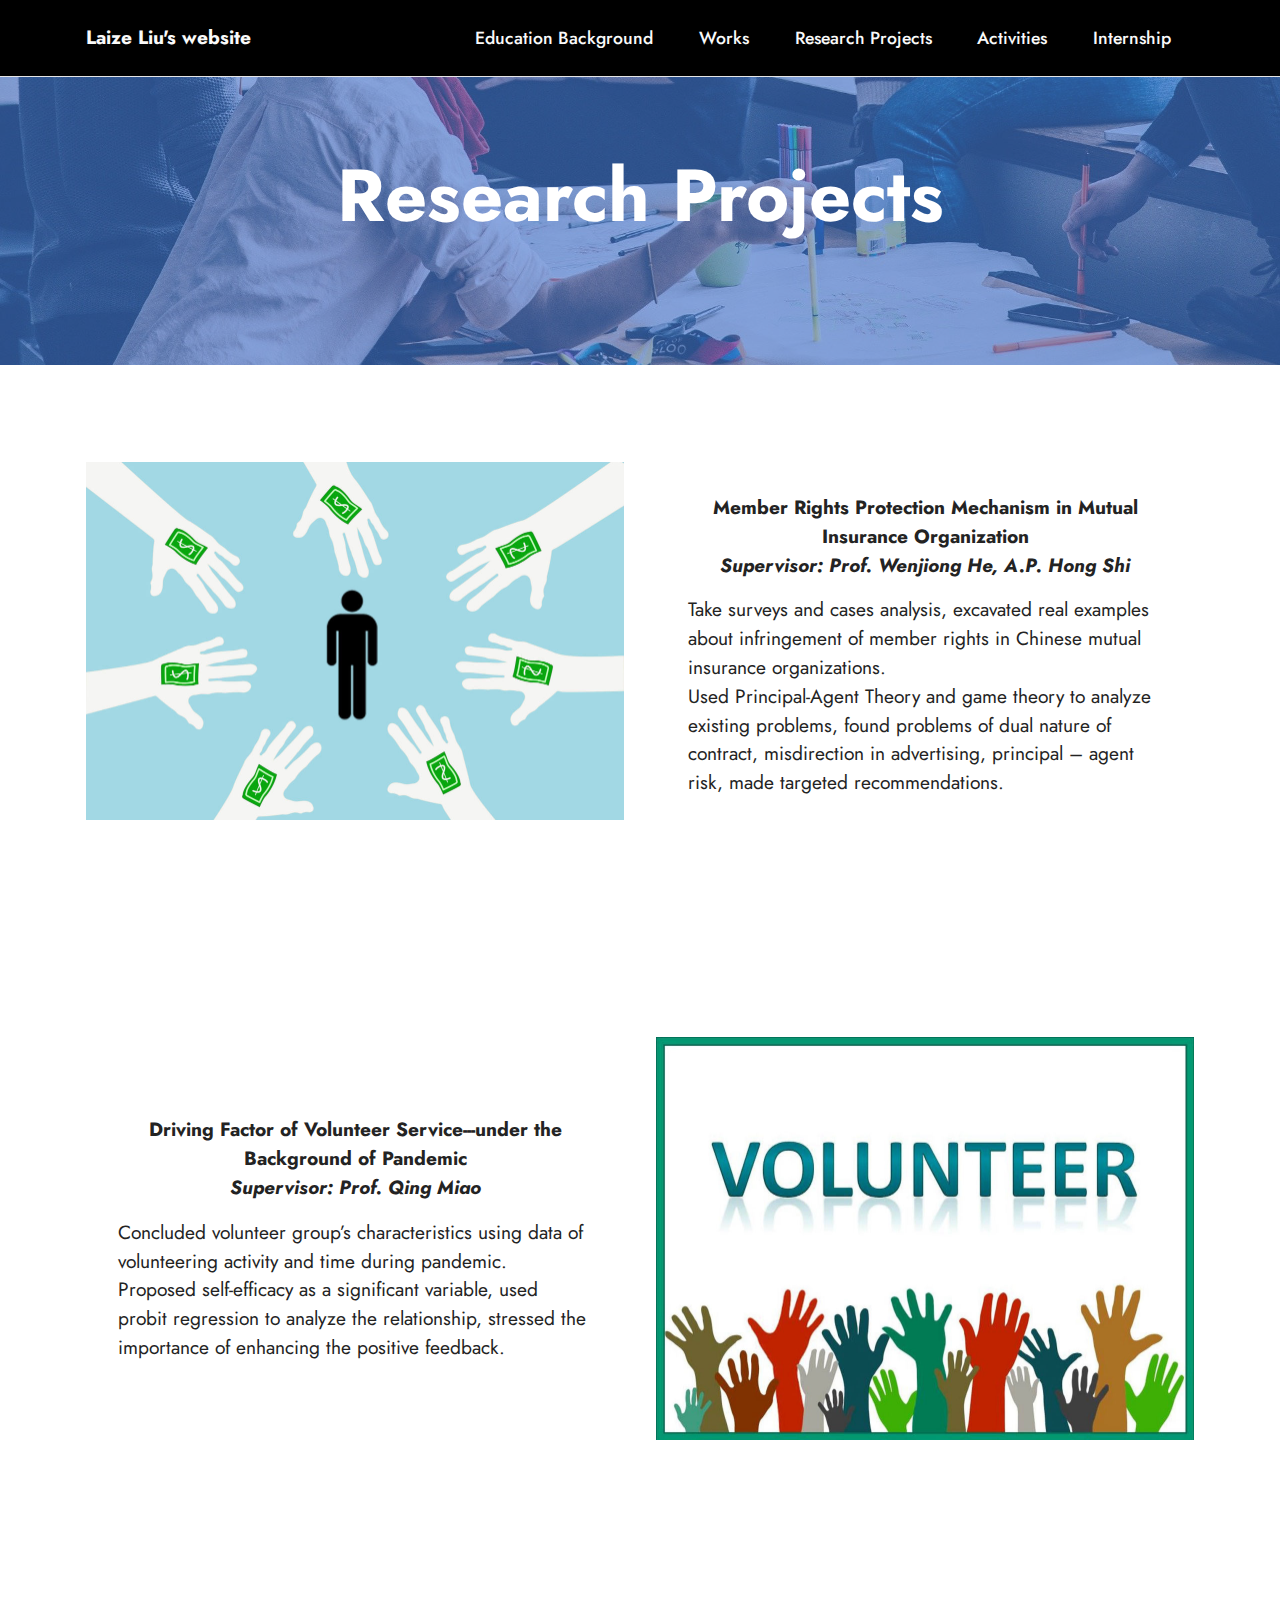
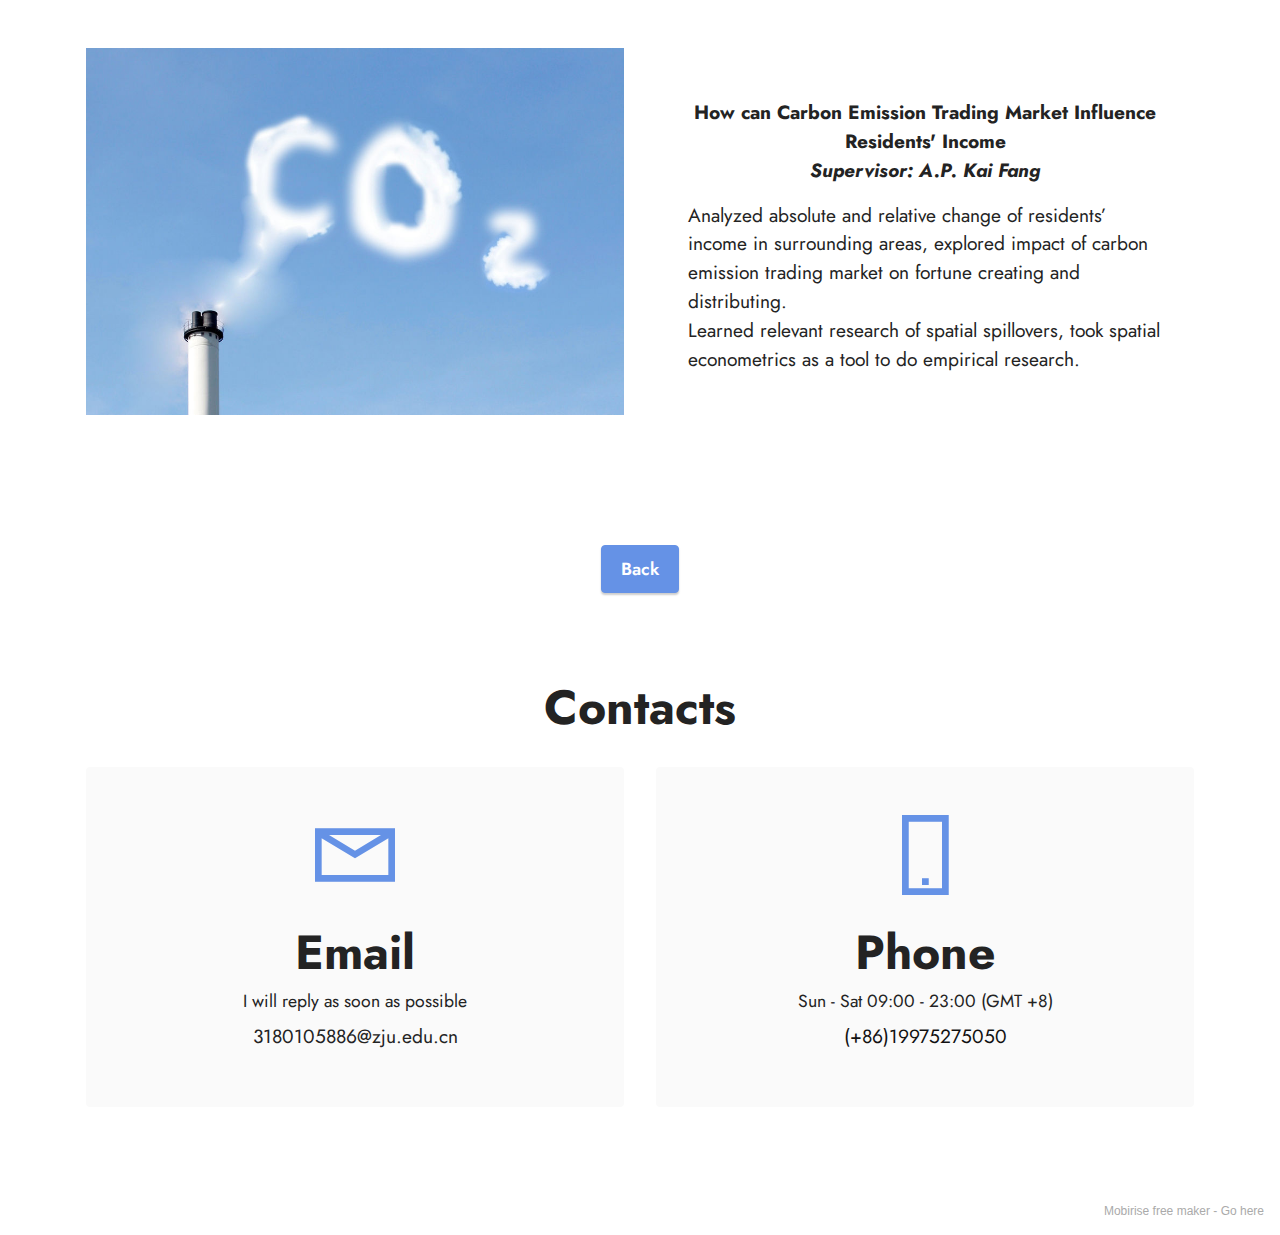
<file: research projects.html>
<!DOCTYPE html>
<html  >
<head>
  <!-- Site made with Mobirise Website Builder v5.3.5, https://mobirise.com -->
  <meta charset="UTF-8">
  <meta http-equiv="X-UA-Compatible" content="IE=edge">
  <meta name="generator" content="Mobirise v5.3.5, mobirise.com">
  <meta name="viewport" content="width=device-width, initial-scale=1, minimum-scale=1">
  <link rel="shortcut icon" href="assets/images/mbr-121x71.jpg" type="image/x-icon">
  <meta name="description" content="">
  
  
  <title>Research Projects</title>
  <link rel="stylesheet" href="assets/web/assets/mobirise-icons2/mobirise2.css">
  <link rel="stylesheet" href="assets/tether/tether.min.css">
  <link rel="stylesheet" href="assets/bootstrap/css/bootstrap.min.css">
  <link rel="stylesheet" href="assets/bootstrap/css/bootstrap-grid.min.css">
  <link rel="stylesheet" href="assets/bootstrap/css/bootstrap-reboot.min.css">
  <link rel="stylesheet" href="assets/dropdown/css/style.css">
  <link rel="stylesheet" href="assets/socicon/css/styles.css">
  <link rel="stylesheet" href="assets/theme/css/style.css">
  <link rel="preload" href="https://fonts.googleapis.com/css?family=Jost:100,200,300,400,500,600,700,800,900,100i,200i,300i,400i,500i,600i,700i,800i,900i&display=swap" as="style" onload="this.onload=null;this.rel='stylesheet'">
  <noscript><link rel="stylesheet" href="https://fonts.googleapis.com/css?family=Jost:100,200,300,400,500,600,700,800,900,100i,200i,300i,400i,500i,600i,700i,800i,900i&display=swap"></noscript>
  <link rel="preload" as="style" href="assets/mobirise/css/mbr-additional.css"><link rel="stylesheet" href="assets/mobirise/css/mbr-additional.css" type="text/css">
  
  
  
  
</head>
<body>
  
  <section class="menu cid-s48OLK6784" once="menu" id="menu1-26">
    
    <nav class="navbar navbar-dropdown navbar-fixed-top navbar-expand-lg">
        <div class="container">
            <div class="navbar-brand">
                
                <span class="navbar-caption-wrap"><a class="navbar-caption text-white text-primary display-7" href="index.html#header11-k">Laize Liu's website</a></span>
            </div>
            <button class="navbar-toggler" type="button" data-toggle="collapse" data-target="#navbarSupportedContent" aria-controls="navbarNavAltMarkup" aria-expanded="false" aria-label="Toggle navigation">
                <div class="hamburger">
                    <span></span>
                    <span></span>
                    <span></span>
                    <span></span>
                </div>
            </button>
            <div class="collapse navbar-collapse" id="navbarSupportedContent">
                <ul class="navbar-nav nav-dropdown nav-right" data-app-modern-menu="true"><li class="nav-item"><a class="nav-link link text-white text-primary display-4" href="page1.html#info3-1q">Education Background</a></li><li class="nav-item"><a class="nav-link link text-white text-primary display-4" href="page2.html#info3-1x">Works</a></li><li class="nav-item"><a class="nav-link link text-white text-primary display-4" href="page3.html#info3-27">Research Projects</a></li><li class="nav-item"><a class="nav-link link text-white text-primary display-4" href="page4.html#info3-2d">Activities</a></li><li class="nav-item"><a class="nav-link link text-white text-primary display-4" href="page5.html#info3-2h">Internship</a></li></ul>
                
                
            </div>
        </div>
    </nav>

</section>

<section class="info3 cid-sxgI3qiByL" id="info3-27">

    

    <div class="mbr-overlay" style="opacity: 0.6; background-color: rgb(68, 121, 217);">
    </div>

    <div class="container">
        <div class="row justify-content-center">
            <div class="card col-12 col-lg-10">
                <div class="card-wrapper">
                    <div class="card-box align-center">
                        <h4 class="card-title mbr-fonts-style align-center mb-4 display-1">
                            <strong>Research Projects</strong></h4>
                        
                        
                    </div>
                </div>
            </div>
        </div>
    </div>
</section>

<section class="image1 cid-sxgI4jYLOE" id="image1-28">
    

    

    <div class="container">
        <div class="row align-items-center">
            <div class="col-12 col-lg-6">
                <div class="image-wrapper">
                    <img src="assets/images/img-1920-1076x717.jpg" alt="Mobirise">
                    <p class="mbr-description mbr-fonts-style pt-2 align-center display-4"></p>
                </div>
            </div>
            <div class="col-12 col-lg">
                <div class="text-wrapper">
                    <h3 class="mbr-section-title mbr-fonts-style mb-3 display-7"><strong>Member Rights Protection Mechanism in Mutual Insurance Organization</strong><br><strong><em>Supervisor: Prof. Wenjiong He, A.P. Hong Shi</em></strong></h3>
                    <p class="mbr-text mbr-fonts-style display-7">Take surveys and cases analysis, excavated real examples about infringement of member rights in Chinese mutual insurance organizations.
<br>Used Principal-Agent Theory and game theory to analyze existing problems, found problems of dual nature of contract, misdirection in advertising, principal – agent risk, made targeted recommendations.&nbsp;&nbsp;<br></p>
                </div>
            </div>
        </div>
    </div>
</section>

<section class="image2 cid-sxgI4UChQa" id="image2-29">
    

    

    <div class="container">
        <div class="row align-items-center">
            <div class="col-12 col-lg-6">
                <div class="image-wrapper">
                    <img src="assets/images/img-1923-1076x807.jpg" alt="Mobirise">
                    <p class="mbr-description mbr-fonts-style mt-2 align-center display-4"></p>
                </div>
            </div>
            <div class="col-12 col-lg">
                <div class="text-wrapper">
                    <h3 class="mbr-section-title mbr-fonts-style mb-3 display-7"><strong>Driving Factor of Volunteer Service---under the Background of Pandemic</strong><br><strong><em>Supervisor: Prof. Qing Miao</em></strong></h3>
                    <p class="mbr-text mbr-fonts-style display-7">Concluded volunteer group’s characteristics using data of volunteering activity and time during pandemic. 
<br>Proposed self-efficacy as a significant variable, used probit regression to analyze the relationship, stressed the importance of enhancing the positive feedback.&nbsp;&nbsp;<br></p>
                </div>
            </div>
        </div>
    </div>
</section>

<section class="image1 cid-sxgI5qc8a2" id="image1-2a">
    

    

    <div class="container">
        <div class="row align-items-center">
            <div class="col-12 col-lg-6">
                <div class="image-wrapper">
                    <img src="assets/images/img-1922-1000x682.jpg" alt="Mobirise">
                    <p class="mbr-description mbr-fonts-style pt-2 align-center display-4"></p>
                </div>
            </div>
            <div class="col-12 col-lg">
                <div class="text-wrapper">
                    <h3 class="mbr-section-title mbr-fonts-style mb-3 display-7"><strong>How can Carbon Emission Trading Market Influence Residents' Income</strong><br><strong><em>Supervisor: A.P. Kai Fang</em></strong></h3>
                    <p class="mbr-text mbr-fonts-style display-7">Analyzed absolute and relative change of residents’ income in surrounding areas, explored impact of carbon emission trading market on fortune creating and distributing.
<br>Learned relevant research of spatial spillovers, took spatial econometrics as a tool to do empirical research.&nbsp;<br></p>
                </div>
            </div>
        </div>
    </div>
</section>

<section class="content11 cid-sxgJejbLQ7" id="content11-2n">
    
    <div class="container">
        <div class="row justify-content-center">
            <div class="col-md-12 col-lg-9">
                <div class="mbr-section-btn align-center"><a class="btn btn-primary display-4" href="index.html#header11-k">Back</a></div>
            </div>
        </div>
    </div>
</section>

<section class="contacts1 cid-sxgI6KfJRQ" id="contacts1-2b">

    

    
    <div class="container">
        <div class="mbr-section-head">
            <h3 class="mbr-section-title mbr-fonts-style align-center mb-0 display-2">
                <strong>Contacts</strong>
            </h3>
            
        </div>
        <div class="row justify-content-center mt-4">
            <div class="card col-12 col-lg-6">
                <div class="card-wrapper">
                    <div class="card-box align-center">
                        <div class="image-wrapper">
                            <span class="mbr-iconfont mobi-mbri-letter mobi-mbri"></span>
                        </div>
                        <h4 class="card-title mbr-fonts-style mb-2 display-2">
                            <strong>Email</strong>
                        </h4>
                        <p class="mbr-text mbr-fonts-style mb-2 display-4">I will reply as soon as possible</p>
                        <h5 class="link mbr-fonts-style display-7">3180105886@zju.edu.cn</h5>
                    </div>
                </div>
            </div>
            <div class="card col-12 col-lg-6">
                <div class="card-wrapper">
                    <div class="card-box align-center">
                        <div class="image-wrapper">
                            <span class="mbr-iconfont mobi-mbri-mobile-2 mobi-mbri"></span>
                        </div>
                        <h4 class="card-title mbr-fonts-style align-center mb-2 display-2">
                            <strong>Phone</strong>
                        </h4>
                        <p class="mbr-text mbr-fonts-style mb-2 display-4">Sun - Sat 09:00 - 23:00 (GMT +8)</p>
                        <h5 class="link mbr-black mbr-fonts-style display-7">(+86)19975275050</h5>
                    </div>
                </div>
            </div>
        </div>
    </div>
</section><section style="background-color: #fff; font-family: -apple-system, BlinkMacSystemFont, 'Segoe UI', 'Roboto', 'Helvetica Neue', Arial, sans-serif; color:#aaa; font-size:12px; padding: 0; align-items: center; display: flex;"><a href="https://mobirise.site/s" style="flex: 1 1; height: 3rem; padding-left: 1rem;"></a><p style="flex: 0 0 auto; margin:0; padding-right:1rem;">Mobirise free maker - <a href="https://mobirise.site/p" style="color:#aaa;">Go here</a></p></section><script src="assets/web/assets/jquery/jquery.min.js"></script>  <script src="assets/popper/popper.min.js"></script>  <script src="assets/tether/tether.min.js"></script>  <script src="assets/bootstrap/js/bootstrap.min.js"></script>  <script src="assets/smoothscroll/smooth-scroll.js"></script>  <script src="assets/dropdown/js/nav-dropdown.js"></script>  <script src="assets/dropdown/js/navbar-dropdown.js"></script>  <script src="assets/touchswipe/jquery.touch-swipe.min.js"></script>  <script src="assets/theme/js/script.js"></script>  
  
  
</body>
</html>
</file>
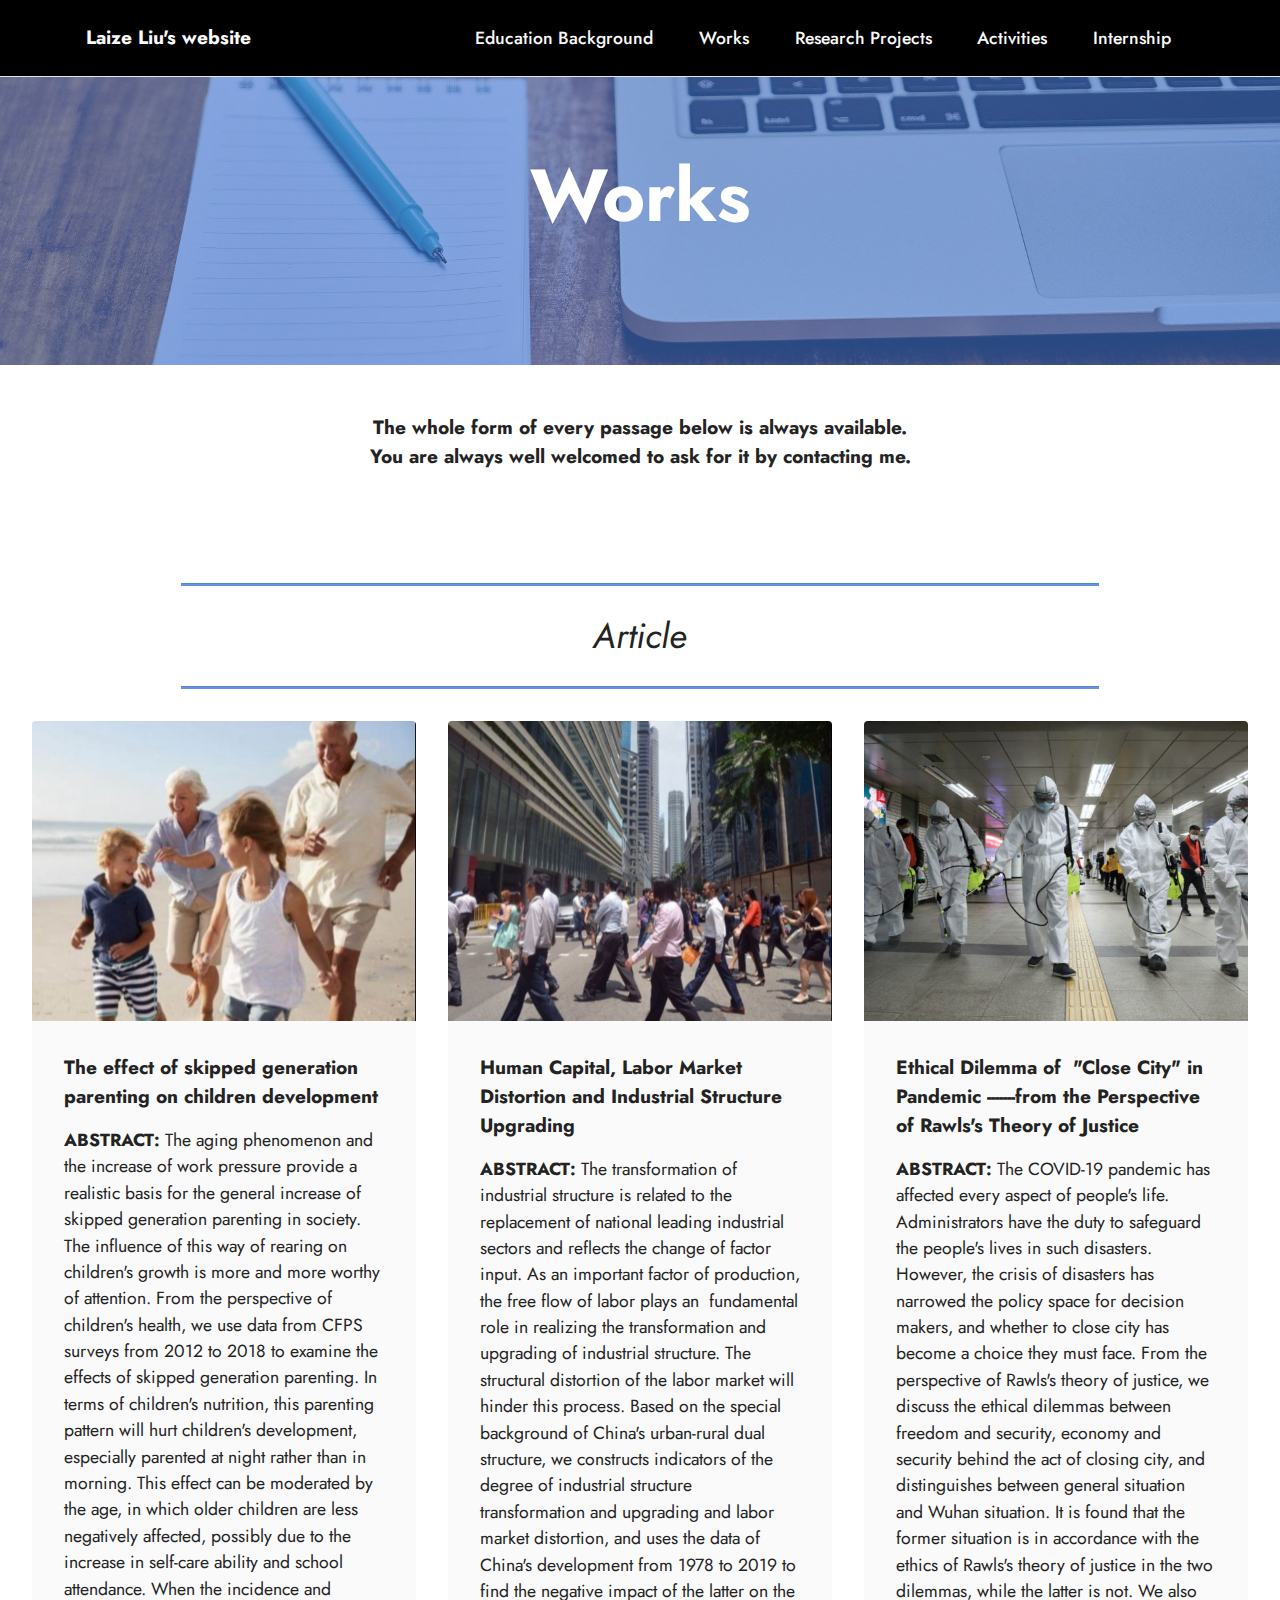
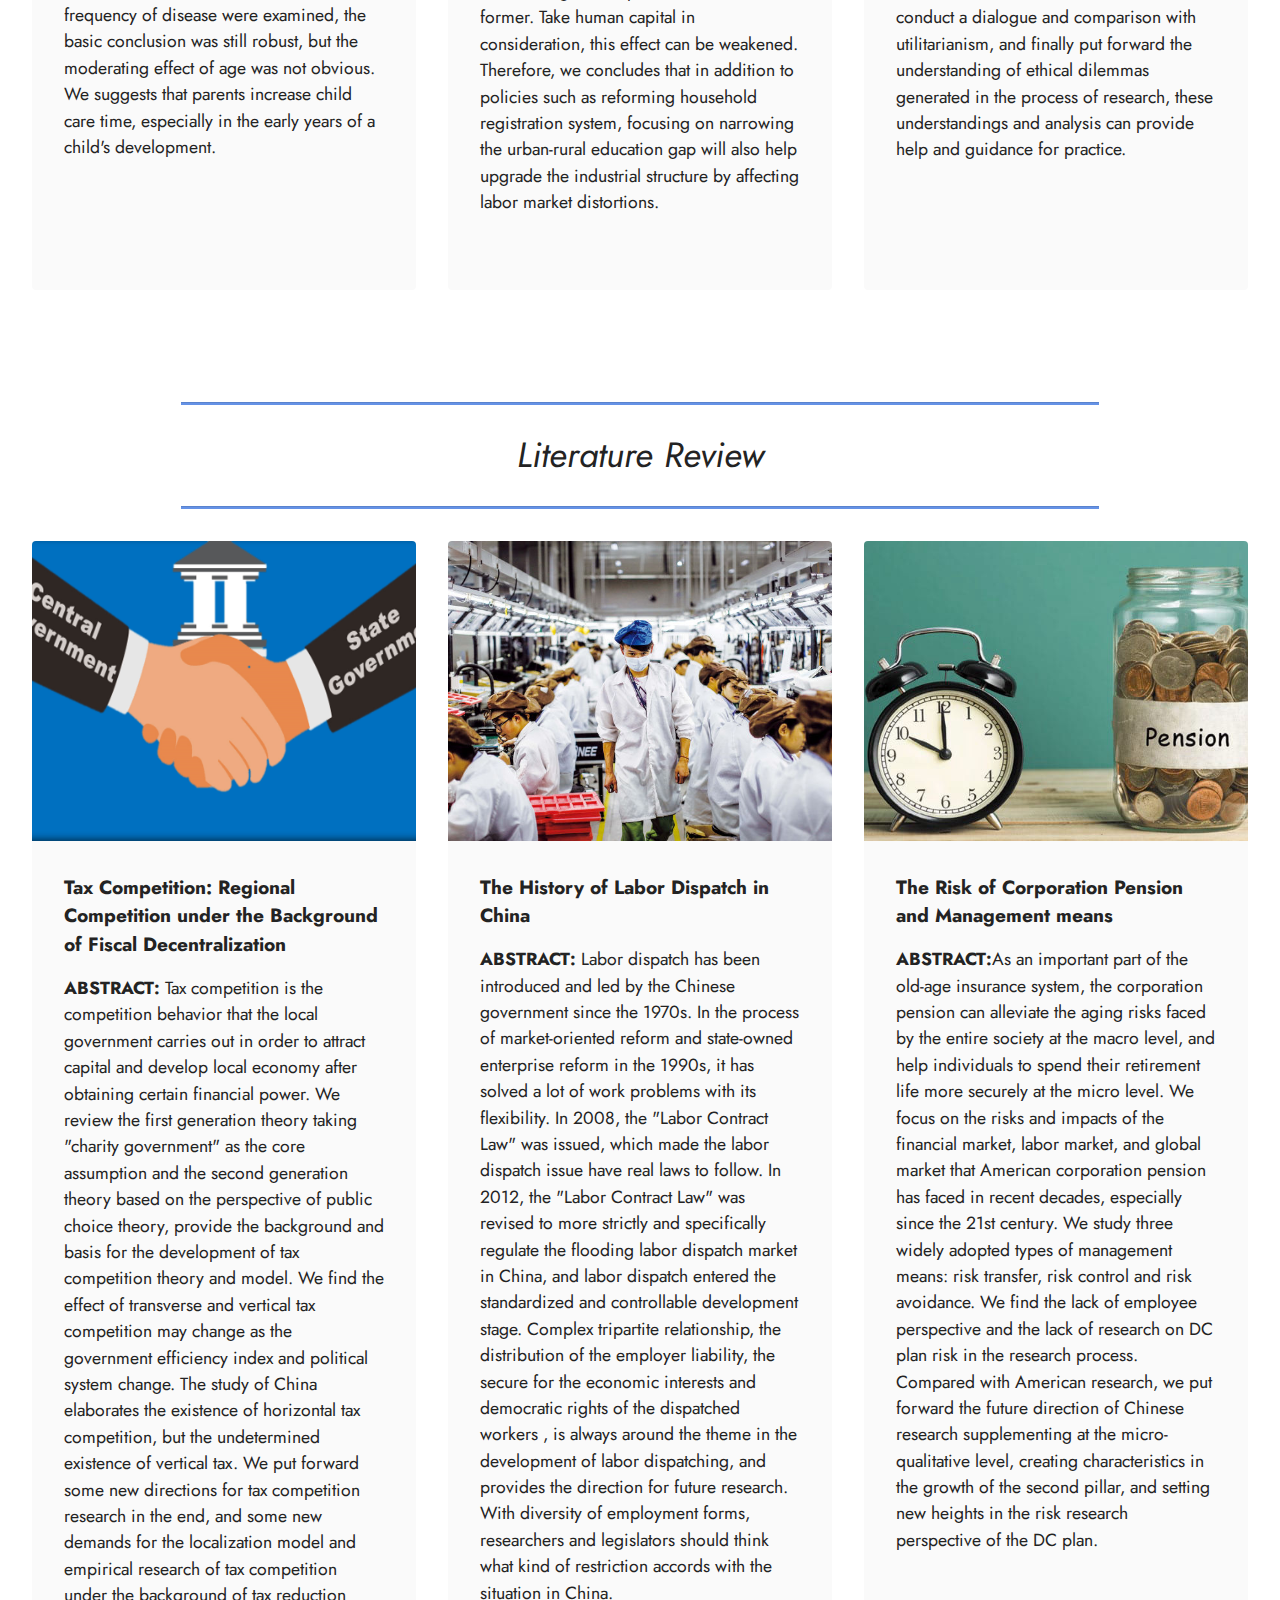
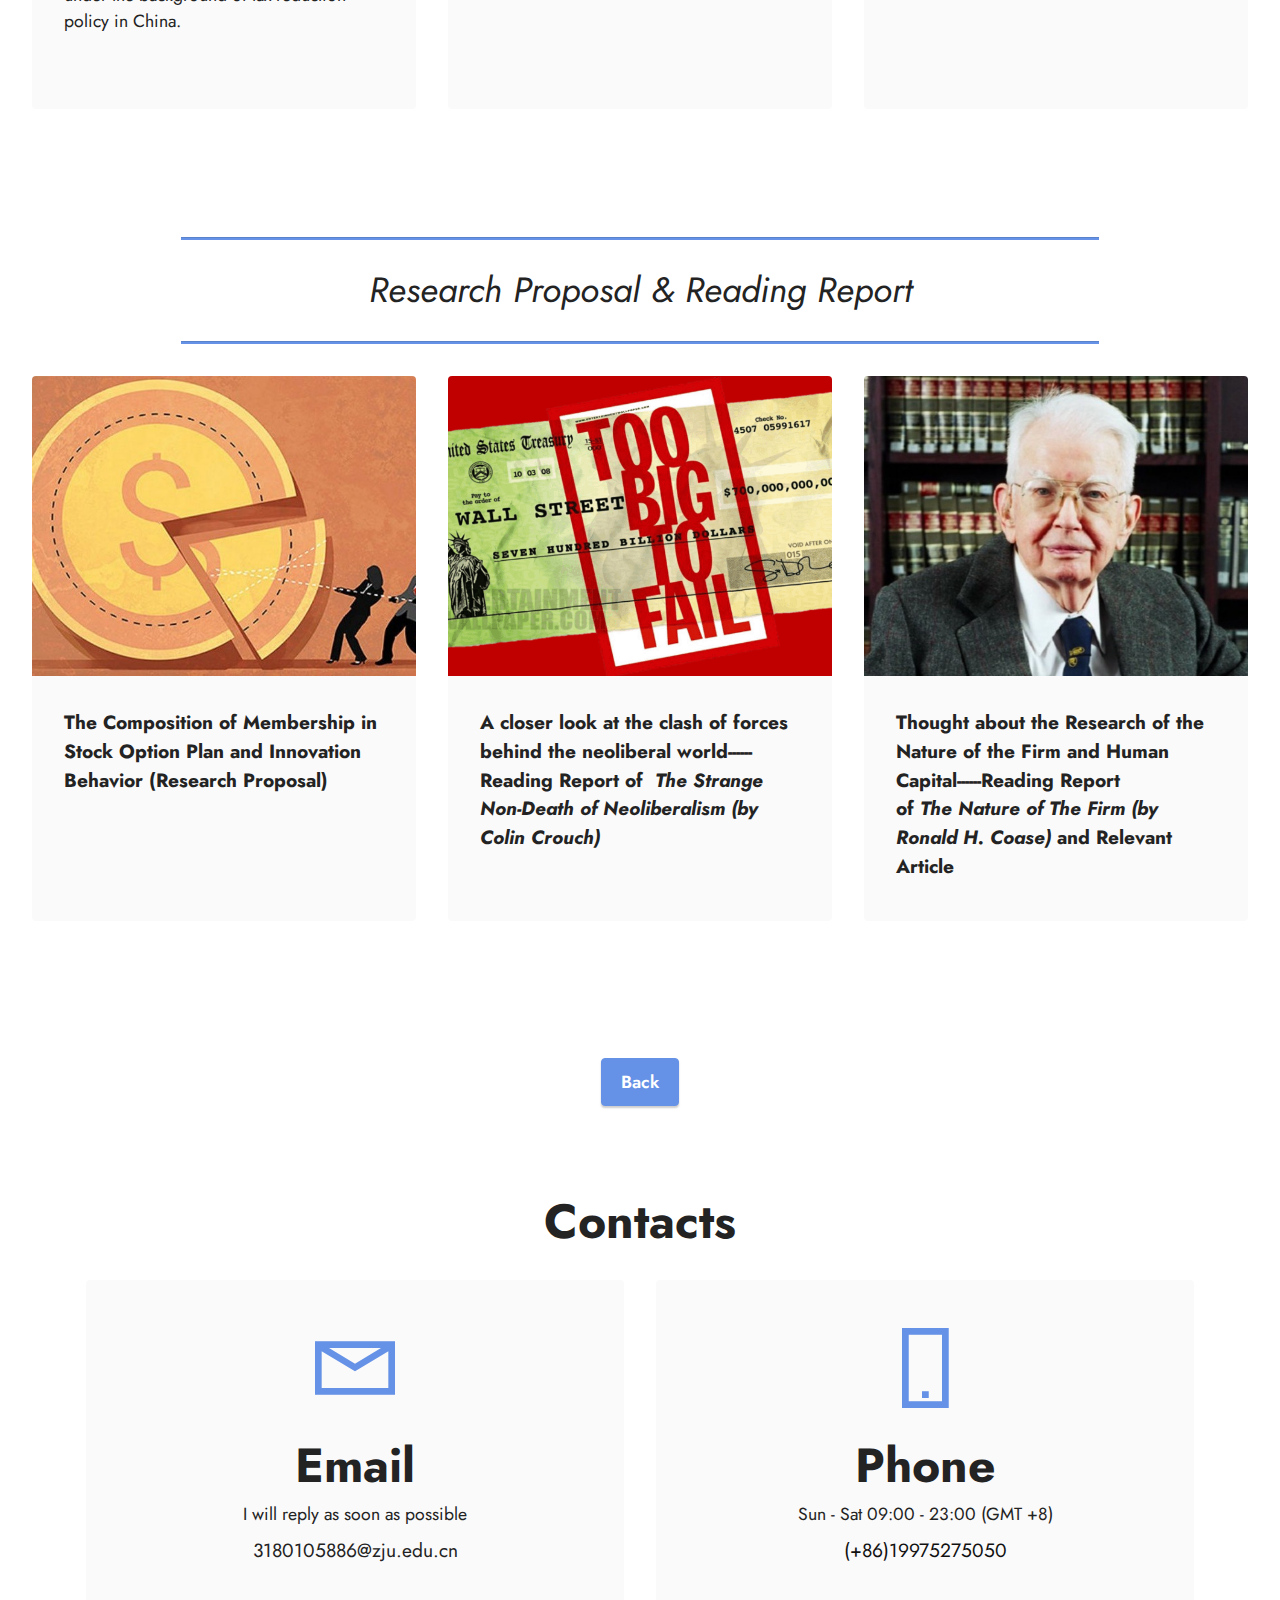
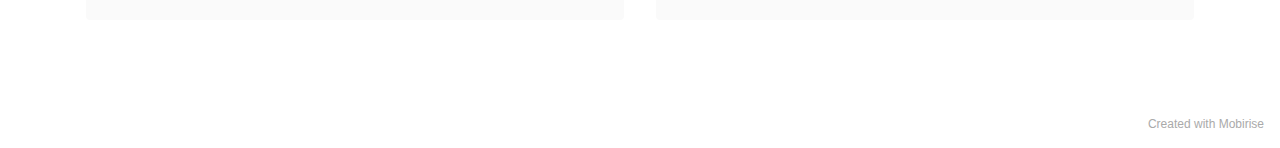
<file: works.html>
<!DOCTYPE html>
<html  >
<head>
  <!-- Site made with Mobirise Website Builder v5.3.5, https://mobirise.com -->
  <meta charset="UTF-8">
  <meta http-equiv="X-UA-Compatible" content="IE=edge">
  <meta name="generator" content="Mobirise v5.3.5, mobirise.com">
  <meta name="viewport" content="width=device-width, initial-scale=1, minimum-scale=1">
  <link rel="shortcut icon" href="assets/images/mbr-121x71.jpg" type="image/x-icon">
  <meta name="description" content="">
  
  
  <title>Works</title>
  <link rel="stylesheet" href="assets/web/assets/mobirise-icons2/mobirise2.css">
  <link rel="stylesheet" href="assets/tether/tether.min.css">
  <link rel="stylesheet" href="assets/bootstrap/css/bootstrap.min.css">
  <link rel="stylesheet" href="assets/bootstrap/css/bootstrap-grid.min.css">
  <link rel="stylesheet" href="assets/bootstrap/css/bootstrap-reboot.min.css">
  <link rel="stylesheet" href="assets/dropdown/css/style.css">
  <link rel="stylesheet" href="assets/socicon/css/styles.css">
  <link rel="stylesheet" href="assets/theme/css/style.css">
  <link rel="preload" href="https://fonts.googleapis.com/css?family=Jost:100,200,300,400,500,600,700,800,900,100i,200i,300i,400i,500i,600i,700i,800i,900i&display=swap" as="style" onload="this.onload=null;this.rel='stylesheet'">
  <noscript><link rel="stylesheet" href="https://fonts.googleapis.com/css?family=Jost:100,200,300,400,500,600,700,800,900,100i,200i,300i,400i,500i,600i,700i,800i,900i&display=swap"></noscript>
  <link rel="preload" as="style" href="assets/mobirise/css/mbr-additional.css"><link rel="stylesheet" href="assets/mobirise/css/mbr-additional.css" type="text/css">
  
  
  
  
</head>
<body>
  
  <section class="menu cid-s48OLK6784" once="menu" id="menu1-1w">
    
    <nav class="navbar navbar-dropdown navbar-fixed-top navbar-expand-lg">
        <div class="container">
            <div class="navbar-brand">
                
                <span class="navbar-caption-wrap"><a class="navbar-caption text-white text-primary display-7" href="index.html#header11-k">Laize Liu's website</a></span>
            </div>
            <button class="navbar-toggler" type="button" data-toggle="collapse" data-target="#navbarSupportedContent" aria-controls="navbarNavAltMarkup" aria-expanded="false" aria-label="Toggle navigation">
                <div class="hamburger">
                    <span></span>
                    <span></span>
                    <span></span>
                    <span></span>
                </div>
            </button>
            <div class="collapse navbar-collapse" id="navbarSupportedContent">
                <ul class="navbar-nav nav-dropdown nav-right" data-app-modern-menu="true"><li class="nav-item"><a class="nav-link link text-white text-primary display-4" href="page1.html#info3-1q">Education Background</a></li><li class="nav-item"><a class="nav-link link text-white text-primary display-4" href="page2.html#info3-1x">Works</a></li><li class="nav-item"><a class="nav-link link text-white text-primary display-4" href="page3.html#info3-27">Research Projects</a></li><li class="nav-item"><a class="nav-link link text-white text-primary display-4" href="page4.html#info3-2d">Activities</a></li><li class="nav-item"><a class="nav-link link text-white text-primary display-4" href="page5.html#info3-2h">Internship</a></li></ul>
                
                
            </div>
        </div>
    </nav>

</section>

<section class="info3 cid-sxgHGjyn3I" id="info3-1x">

    

    <div class="mbr-overlay" style="opacity: 0.6; background-color: rgb(68, 121, 217);">
    </div>

    <div class="container">
        <div class="row justify-content-center">
            <div class="card col-12 col-lg-10">
                <div class="card-wrapper">
                    <div class="card-box align-center">
                        <h4 class="card-title mbr-fonts-style align-center mb-4 display-1"><strong>Works</strong></h4>
                        
                        
                    </div>
                </div>
            </div>
        </div>
    </div>
</section>

<section class="content4 cid-sxgHK38zcy" id="content4-1y">
    
    
    <div class="container">
        <div class="row justify-content-center">
            <div class="title col-md-12 col-lg-10">
                
                <h4 class="mbr-section-subtitle align-center mbr-fonts-style mb-4 display-7"><strong>
                    The whole form of every passage below is always available. </strong><br><strong>You are always well welcomed to ask for it by contacting me.</strong></h4>
                
            </div>
        </div>
    </div>
</section>

<section class="content6 cid-sxgHL17mHl" id="content6-1z">
    
    <div class="container">
        <div class="row justify-content-center">
            <div class="col-md-12 col-lg-10">
                <hr class="line">
                <p class="mbr-text align-center mbr-fonts-style my-4 display-5"><em>Article</em></p>
                <hr class="line">
            </div>
        </div>
    </div>
</section>

<section class="features3 cid-sxgHLtXGIp" id="features3-20">
    
    
    <div class="container-fluid">
        
        <div class="row mt-4">
            <div class="item features-image сol-12 col-md-6 col-lg-4">
                <div class="item-wrapper">
                    <div class="item-img">
                        <img src="assets/images/grandparents-and-grandchildren-enjoying-holiday0-2-696x365.jpeg" alt="">
                    </div>
                    <div class="item-content">
                        <h5 class="item-title mbr-fonts-style display-7"><strong>The effect of skipped generation parenting on children development</strong></h5>
                        
                        <p class="mbr-text mbr-fonts-style mt-3 display-4"><strong>ABSTRACT: </strong>The aging phenomenon and the increase of work pressure provide a realistic basis for the general increase of skipped generation parenting in society. The influence of this way of rearing on children's growth is more and more worthy of attention. From the perspective of children's health, we use data from CFPS surveys from 2012 to 2018 to examine the effects of skipped generation parenting. In terms of children's nutrition, this parenting pattern will hurt children's development, especially parented at night rather than in morning. This effect can be moderated by the age, in which older children are less negatively affected, possibly due to the increase in self-care ability and school attendance. When the incidence and frequency of disease were examined, the basic conclusion was still robust, but the moderating effect of age was not obvious. We suggests that parents increase child care time, especially in the early years of a child's development.</p>
                    </div>
                    
                </div>
            </div>
            <div class="item features-image сol-12 col-md-6 col-lg-4">
                <div class="item-wrapper">
                    <div class="item-img">
                        <img src="assets/images/raffles-place-2-696x419.jpeg" alt="">
                    </div>
                    <div class="item-content">
                        <h5 class="item-title mbr-fonts-style display-7"><strong>Human Capital, Labor Market Distortion and Industrial Structure Upgrading</strong></h5>
                        
                        <p class="mbr-text mbr-fonts-style mt-3 display-4"><strong>ABSTRACT:</strong> The transformation of industrial structure is related to the replacement of national leading industrial sectors and reflects the change of factor input. As an important factor of production, the free flow of labor plays an&nbsp; fundamental role in realizing the transformation and upgrading of industrial structure. The structural distortion of the labor market will hinder this process. Based on the special background of China's urban-rural dual structure, we constructs indicators of the degree of industrial structure transformation and upgrading and labor market distortion, and uses the data of China's development from 1978 to 2019 to find the negative impact of the latter on the former. Take human capital in consideration, this effect can be weakened. Therefore, we concludes that in addition to policies such as reforming household registration system, focusing on narrowing the urban-rural education gap will also help upgrade the industrial structure by affecting labor market distortions.<br><br></p>
                    </div>
                    
                </div>
            </div>
            <div class="item features-image сol-12 col-md-6 col-lg-4">
                <div class="item-wrapper">
                    <div class="item-img">
                        <img src="assets/images/pandemic-771x434.jpg" alt="">
                    </div>
                    <div class="item-content">
                        <h5 class="item-title mbr-fonts-style display-7"><strong>Ethical Dilemma of&nbsp; "Close City" in Pandemic -------from the Perspective of Rawls's Theory of Justice</strong></h5>
                        
                        <p class="mbr-text mbr-fonts-style mt-3 display-4"><strong>ABSTRACT: </strong>The COVID-19 pandemic has affected every aspect of people's life. Administrators have the duty to safeguard the people's lives in such disasters. However, the crisis of disasters has narrowed the policy space for decision makers, and whether to close city has become a choice they must face. From the perspective of Rawls's theory of justice, we discuss the ethical dilemmas between freedom and security, economy and security behind the act of closing city, and distinguishes between general situation and Wuhan situation. It is found that the former situation is in accordance with the ethics of Rawls's theory of justice in the two dilemmas, while the latter is not. We also conduct a dialogue and comparison with utilitarianism, and finally put forward the understanding of ethical dilemmas generated in the process of research, these understandings and analysis can provide help and guidance for practice.<br><br></p>
                    </div>
                    
                </div>
            </div>
        </div>
    </div>
</section>

<section class="content6 cid-sxgHM943Eg" id="content6-21">
    
    <div class="container">
        <div class="row justify-content-center">
            <div class="col-md-12 col-lg-10">
                <hr class="line">
                <p class="mbr-text align-center mbr-fonts-style my-4 display-5"><em>Literature Review</em></p>
                <hr class="line">
            </div>
        </div>
    </div>
</section>

<section class="features3 cid-sxgHMQoMMe" id="features3-22">
    
    
    <div class="container-fluid">
        
        <div class="row mt-4">
            <div class="item features-image сol-12 col-md-6 col-lg-4">
                <div class="item-wrapper">
                    <div class="item-img">
                        <img src="assets/images/3-532x356.png" alt="">
                    </div>
                    <div class="item-content">
                        <h5 class="item-title mbr-fonts-style display-7"><strong>Tax Competition: Regional Competition under the Background of Fiscal Decentralization</strong></h5>
                        
                        <p class="mbr-text mbr-fonts-style mt-3 display-4"><strong>ABSTRACT: </strong>Tax competition is the competition behavior that the local government carries out in order to attract capital and develop local economy after obtaining certain financial power. We review the first generation theory taking "charity government" as the core assumption and the second generation theory based on the perspective of public choice theory, provide the background and basis for the development of tax competition theory and model. We find the effect of transverse and vertical tax competition may change as the government efficiency index and political system change. The study of China elaborates the existence of horizontal tax competition, but the undetermined existence of vertical tax. We put forward some new directions for tax competition research in the end, and some new demands for the localization model and empirical research of tax competition under the background of tax reduction policy in China.<br><br></p>
                    </div>
                    
                </div>
            </div>
            <div class="item features-image сol-12 col-md-6 col-lg-4">
                <div class="item-wrapper">
                    <div class="item-img">
                        <img src="assets/images/0a0027000000183fa5f025-696x464.jpg" alt="">
                    </div>
                    <div class="item-content">
                        <h5 class="item-title mbr-fonts-style display-7"><strong>The History of Labor Dispatch in China</strong></h5>
                        
                        <p class="mbr-text mbr-fonts-style mt-3 display-4"><strong>ABSTRACT: </strong>Labor dispatch has been introduced and led by the Chinese government since the 1970s. In the process of market-oriented reform and state-owned enterprise reform in the 1990s, it has solved a lot of work problems with its flexibility. In 2008, the "Labor Contract Law" was issued, which made the labor dispatch issue have real laws to follow. In 2012, the "Labor Contract Law" was revised to more strictly and specifically regulate the flooding labor dispatch market in China, and labor dispatch entered the standardized and controllable development stage. Complex tripartite relationship, the distribution of the employer liability, the secure for the economic interests and democratic rights of the dispatched workers , is always around the theme in the development of labor dispatching, and provides the direction for future research. With diversity of employment forms, researchers and legislators should think what kind of restriction accords with the situation in China.</p>
                    </div>
                    
                </div>
            </div>
            <div class="item features-image сol-12 col-md-6 col-lg-4">
                <div class="item-wrapper">
                    <div class="item-img">
                        <img src="assets/images/pension-600x400.jpg" alt="">
                    </div>
                    <div class="item-content">
                        <h5 class="item-title mbr-fonts-style display-7"><strong>The Risk of Corporation Pension and Management means</strong></h5>
                        
                        <p class="mbr-text mbr-fonts-style mt-3 display-4"><strong>ABSTRACT:</strong>As an important part of the old-age insurance system, the corporation pension can alleviate the aging risks faced by the entire society at the macro level, and help individuals to spend their retirement life more securely at the micro level. We focus on the risks and impacts of the financial market, labor market, and global market that American corporation pension has faced in recent decades, especially since the 21st century. We study three widely adopted types of management means: risk transfer, risk control and risk avoidance. We find the lack of employee perspective and the lack of research on DC plan risk in the research process. Compared with American research, we put forward the future direction of Chinese research supplementing at the micro-qualitative level, creating characteristics in the growth of the second pillar, and setting new heights in the risk research perspective of the DC plan.<br></p>
                    </div>
                    
                </div>
            </div>
        </div>
    </div>
</section>

<section class="content6 cid-sxgHNViqNV" id="content6-23">
    
    <div class="container">
        <div class="row justify-content-center">
            <div class="col-md-12 col-lg-10">
                <hr class="line">
                <p class="mbr-text align-center mbr-fonts-style my-4 display-5"><em>Research Proposal &amp; Reading Report</em></p>
                <hr class="line">
            </div>
        </div>
    </div>
</section>

<section class="features3 cid-sxgHOXdOUG" id="features3-24">
    
    
    <div class="container-fluid">
        
        <div class="row mt-4">
            <div class="item features-image сol-12 col-md-6 col-lg-4">
                <div class="item-wrapper">
                    <div class="item-img">
                        <img src="assets/images/20190103-2-696x434.jpeg" alt="">
                    </div>
                    <div class="item-content">
                        <h5 class="item-title mbr-fonts-style display-7"><strong>The Composition of Membership in Stock Option Plan and Innovation Behavior (Research Proposal)</strong></h5>
                        
                        
                    </div>
                    
                </div>
            </div>
            <div class="item features-image сol-12 col-md-6 col-lg-4">
                <div class="item-wrapper">
                    <div class="item-img">
                        <img src="assets/images/4-696x528.png" alt="">
                    </div>
                    <div class="item-content">
                        <h5 class="item-title mbr-fonts-style display-7"><strong>A closer look at the clash of forces behind the neoliberal world------Reading Report of&nbsp; <em>The Strange Non-Death of Neoliberalism (by Colin Crouch)</em></strong></h5>
                        
                        
                    </div>
                    
                </div>
            </div>
            <div class="item features-image сol-12 col-md-6 col-lg-4">
                <div class="item-wrapper">
                    <div class="item-img">
                        <img src="assets/images/ronald-coase-3-696x580.jpeg" alt="">
                    </div>
                    <div class="item-content">
                        <h5 class="item-title mbr-fonts-style display-7"><strong>Thought about the Research of the Nature of the Firm and Human Capital------Reading Report of&nbsp;<em>The</em>&nbsp;<em>Nature of The Firm (by Ronald H. Coase)</em> and Relevant Article</strong></h5>
                        
                        
                    </div>
                    
                </div>
            </div>
        </div>
    </div>
</section>

<section class="content11 cid-sxgJgWNHm7" id="content11-2o">
    
    <div class="container">
        <div class="row justify-content-center">
            <div class="col-md-12 col-lg-9">
                <div class="mbr-section-btn align-center"><a class="btn btn-primary display-4" href="index.html#header11-k">Back</a></div>
            </div>
        </div>
    </div>
</section>

<section class="contacts1 cid-sxgHQsGrVj" id="contacts1-25">

    

    
    <div class="container">
        <div class="mbr-section-head">
            <h3 class="mbr-section-title mbr-fonts-style align-center mb-0 display-2">
                <strong>Contacts</strong>
            </h3>
            
        </div>
        <div class="row justify-content-center mt-4">
            <div class="card col-12 col-lg-6">
                <div class="card-wrapper">
                    <div class="card-box align-center">
                        <div class="image-wrapper">
                            <span class="mbr-iconfont mobi-mbri-letter mobi-mbri"></span>
                        </div>
                        <h4 class="card-title mbr-fonts-style mb-2 display-2">
                            <strong>Email</strong>
                        </h4>
                        <p class="mbr-text mbr-fonts-style mb-2 display-4">I will reply as soon as possible</p>
                        <h5 class="link mbr-fonts-style display-7">3180105886@zju.edu.cn</h5>
                    </div>
                </div>
            </div>
            <div class="card col-12 col-lg-6">
                <div class="card-wrapper">
                    <div class="card-box align-center">
                        <div class="image-wrapper">
                            <span class="mbr-iconfont mobi-mbri-mobile-2 mobi-mbri"></span>
                        </div>
                        <h4 class="card-title mbr-fonts-style align-center mb-2 display-2">
                            <strong>Phone</strong>
                        </h4>
                        <p class="mbr-text mbr-fonts-style mb-2 display-4">Sun - Sat 09:00 - 23:00 (GMT +8)</p>
                        <h5 class="link mbr-black mbr-fonts-style display-7">(+86)19975275050</h5>
                    </div>
                </div>
            </div>
        </div>
    </div>
</section><section style="background-color: #fff; font-family: -apple-system, BlinkMacSystemFont, 'Segoe UI', 'Roboto', 'Helvetica Neue', Arial, sans-serif; color:#aaa; font-size:12px; padding: 0; align-items: center; display: flex;"><a href="https://mobirise.site/d" style="flex: 1 1; height: 3rem; padding-left: 1rem;"></a><p style="flex: 0 0 auto; margin:0; padding-right:1rem;">Created with <a href="https://mobirise.site/a" style="color:#aaa;">Mobirise</a></p></section><script src="assets/web/assets/jquery/jquery.min.js"></script>  <script src="assets/popper/popper.min.js"></script>  <script src="assets/tether/tether.min.js"></script>  <script src="assets/bootstrap/js/bootstrap.min.js"></script>  <script src="assets/smoothscroll/smooth-scroll.js"></script>  <script src="assets/dropdown/js/nav-dropdown.js"></script>  <script src="assets/dropdown/js/navbar-dropdown.js"></script>  <script src="assets/touchswipe/jquery.touch-swipe.min.js"></script>  <script src="assets/theme/js/script.js"></script>  
  
  
</body>
</html>
</file>
<file: assets/web/assets/mobirise-icons2/mobirise2.css>
@font-face {
  font-family: 'Moririse2';
  font-display: swap;
  src:  url('mobirise2.eot?f2bix4');
  src:  url('mobirise2.eot?f2bix4#iefix') format('embedded-opentype'),
    url('mobirise2.ttf?f2bix4') format('truetype'),
    url('mobirise2.woff?f2bix4') format('woff'),
    url('mobirise2.svg?f2bix4#mobirise2') format('svg');
  font-weight: normal;
  font-style: normal;
}

[class^="mobi-"], [class*=" mobi-"] {
  /* use !important to prevent issues with browser extensions that change fonts */
  font-family: 'Moririse2' !important;
  speak: none;
  font-style: normal;
  font-weight: normal;
  font-variant: normal;
  text-transform: none;
  line-height: 1;

  /* Better Font Rendering =========== */
  -webkit-font-smoothing: antialiased;
  -moz-osx-font-smoothing: grayscale;
}

.mobi-mbri-add-submenu:before {
  content: "\e900";
}
.mobi-mbri-alert:before {
  content: "\e901";
}
.mobi-mbri-align-center:before {
  content: "\e902";
}
.mobi-mbri-align-justify:before {
  content: "\e903";
}
.mobi-mbri-align-left:before {
  content: "\e904";
}
.mobi-mbri-align-right:before {
  content: "\e905";
}
.mobi-mbri-android:before {
  content: "\e906";
}
.mobi-mbri-apple:before {
  content: "\e907";
}
.mobi-mbri-arrow-down:before {
  content: "\e908";
}
.mobi-mbri-arrow-next:before {
  content: "\e909";
}
.mobi-mbri-arrow-prev:before {
  content: "\e90a";
}
.mobi-mbri-arrow-up:before {
  content: "\e90b";
}
.mobi-mbri-bold:before {
  content: "\e90c";
}
.mobi-mbri-bookmark:before {
  content: "\e90d";
}
.mobi-mbri-bootstrap:before {
  content: "\e90e";
}
.mobi-mbri-briefcase:before {
  content: "\e90f";
}
.mobi-mbri-browse:before {
  content: "\e910";
}
.mobi-mbri-bulleted-list:before {
  content: "\e911";
}
.mobi-mbri-calendar:before {
  content: "\e912";
}
.mobi-mbri-camera:before {
  content: "\e913";
}
.mobi-mbri-cart-add:before {
  content: "\e914";
}
.mobi-mbri-cart-full:before {
  content: "\e915";
}
.mobi-mbri-cash:before {
  content: "\e916";
}
.mobi-mbri-change-style:before {
  content: "\e917";
}
.mobi-mbri-chat:before {
  content: "\e918";
}
.mobi-mbri-clock:before {
  content: "\e919";
}
.mobi-mbri-close:before {
  content: "\e91a";
}
.mobi-mbri-cloud:before {
  content: "\e91b";
}
.mobi-mbri-code:before {
  content: "\e91c";
}
.mobi-mbri-contact-form:before {
  content: "\e91d";
}
.mobi-mbri-credit-card:before {
  content: "\e91e";
}
.mobi-mbri-cursor-click:before {
  content: "\e91f";
}
.mobi-mbri-cust-feedback:before {
  content: "\e920";
}
.mobi-mbri-database:before {
  content: "\e921";
}
.mobi-mbri-delivery:before {
  content: "\e922";
}
.mobi-mbri-desktop:before {
  content: "\e923";
}
.mobi-mbri-devices:before {
  content: "\e924";
}
.mobi-mbri-down:before {
  content: "\e925";
}
.mobi-mbri-download-2:before {
  content: "\e926";
}
.mobi-mbri-download:before {
  content: "\e927";
}
.mobi-mbri-drag-n-drop-2:before {
  content: "\e928";
}
.mobi-mbri-drag-n-drop:before {
  content: "\e929";
}
.mobi-mbri-edit-2:before {
  content: "\e92a";
}
.mobi-mbri-edit:before {
  content: "\e92b";
}
.mobi-mbri-error:before {
  content: "\e92c";
}
.mobi-mbri-extension:before {
  content: "\e92d";
}
.mobi-mbri-features:before {
  content: "\e92e";
}
.mobi-mbri-file:before {
  content: "\e92f";
}
.mobi-mbri-flag:before {
  content: "\e930";
}
.mobi-mbri-folder:before {
  content: "\e931";
}
.mobi-mbri-gift:before {
  content: "\e932";
}
.mobi-mbri-github:before {
  content: "\e933";
}
.mobi-mbri-globe-2:before {
  content: "\e934";
}
.mobi-mbri-globe:before {
  content: "\e935";
}
.mobi-mbri-growing-chart:before {
  content: "\e936";
}
.mobi-mbri-hearth:before {
  content: "\e937";
}
.mobi-mbri-help:before {
  content: "\e938";
}
.mobi-mbri-home:before {
  content: "\e939";
}
.mobi-mbri-hot-cup:before {
  content: "\e93a";
}
.mobi-mbri-idea:before {
  content: "\e93b";
}
.mobi-mbri-image-gallery:before {
  content: "\e93c";
}
.mobi-mbri-image-slider:before {
  content: "\e93d";
}
.mobi-mbri-info:before {
  content: "\e93e";
}
.mobi-mbri-italic:before {
  content: "\e93f";
}
.mobi-mbri-key:before {
  content: "\e940";
}
.mobi-mbri-laptop:before {
  content: "\e941";
}
.mobi-mbri-layers:before {
  content: "\e942";
}
.mobi-mbri-left-right:before {
  content: "\e943";
}
.mobi-mbri-left:before {
  content: "\e944";
}
.mobi-mbri-letter:before {
  content: "\e945";
}
.mobi-mbri-like:before {
  content: "\e946";
}
.mobi-mbri-link:before {
  content: "\e947";
}
.mobi-mbri-lock:before {
  content: "\e948";
}
.mobi-mbri-login:before {
  content: "\e949";
}
.mobi-mbri-logout:before {
  content: "\e94a";
}
.mobi-mbri-magic-stick:before {
  content: "\e94b";
}
.mobi-mbri-map-pin:before {
  content: "\e94c";
}
.mobi-mbri-menu:before {
  content: "\e94d";
}
.mobi-mbri-mobile-2:before {
  content: "\e94e";
}
.mobi-mbri-mobile-horizontal:before {
  content: "\e94f";
}
.mobi-mbri-mobile:before {
  content: "\e950";
}
.mobi-mbri-mobirise:before {
  content: "\e951";
}
.mobi-mbri-more-horizontal:before {
  content: "\e952";
}
.mobi-mbri-more-vertical:before {
  content: "\e953";
}
.mobi-mbri-music:before {
  content: "\e954";
}
.mobi-mbri-new-file:before {
  content: "\e955";
}
.mobi-mbri-numbered-list:before {
  content: "\e956";
}
.mobi-mbri-opened-folder:before {
  content: "\e957";
}
.mobi-mbri-pages:before {
  content: "\e958";
}
.mobi-mbri-paper-plane:before {
  content: "\e959";
}
.mobi-mbri-paperclip:before {
  content: "\e95a";
}
.mobi-mbri-phone:before {
  content: "\e95b";
}
.mobi-mbri-photo:before {
  content: "\e95c";
}
.mobi-mbri-photos:before {
  content: "\e95d";
}
.mobi-mbri-pin:before {
  content: "\e95e";
}
.mobi-mbri-play:before {
  content: "\e95f";
}
.mobi-mbri-plus:before {
  content: "\e960";
}
.mobi-mbri-preview:before {
  content: "\e961";
}
.mobi-mbri-print:before {
  content: "\e962";
}
.mobi-mbri-protect:before {
  content: "\e963";
}
.mobi-mbri-question:before {
  content: "\e964";
}
.mobi-mbri-quote-left:before {
  content: "\e965";
}
.mobi-mbri-quote-right:before {
  content: "\e966";
}
.mobi-mbri-redo:before {
  content: "\e967";
}
.mobi-mbri-refresh:before {
  content: "\e968";
}
.mobi-mbri-responsive-2:before {
  content: "\e969";
}
.mobi-mbri-responsive:before {
  content: "\e96a";
}
.mobi-mbri-right:before {
  content: "\e96b";
}
.mobi-mbri-rocket:before {
  content: "\e96c";
}
.mobi-mbri-sad-face:before {
  content: "\e96d";
}
.mobi-mbri-sale:before {
  content: "\e96e";
}
.mobi-mbri-save:before {
  content: "\e96f";
}
.mobi-mbri-search:before {
  content: "\e970";
}
.mobi-mbri-setting-2:before {
  content: "\e971";
}
.mobi-mbri-setting-3:before {
  content: "\e972";
}
.mobi-mbri-setting:before {
  content: "\e973";
}
.mobi-mbri-share:before {
  content: "\e974";
}
.mobi-mbri-shopping-bag:before {
  content: "\e975";
}
.mobi-mbri-shopping-basket:before {
  content: "\e976";
}
.mobi-mbri-shopping-cart:before {
  content: "\e977";
}
.mobi-mbri-sites:before {
  content: "\e978";
}
.mobi-mbri-smile-face:before {
  content: "\e979";
}
.mobi-mbri-speed:before {
  content: "\e97a";
}
.mobi-mbri-star:before {
  content: "\e97b";
}
.mobi-mbri-success:before {
  content: "\e97c";
}
.mobi-mbri-sun:before {
  content: "\e97d";
}
.mobi-mbri-sun2:before {
  content: "\e97e";
}
.mobi-mbri-tablet-vertical:before {
  content: "\e97f";
}
.mobi-mbri-tablet:before {
  content: "\e980";
}
.mobi-mbri-target:before {
  content: "\e981";
}
.mobi-mbri-timer:before {
  content: "\e982";
}
.mobi-mbri-to-ftp:before {
  content: "\e983";
}
.mobi-mbri-to-local-drive:before {
  content: "\e984";
}
.mobi-mbri-touch-swipe:before {
  content: "\e985";
}
.mobi-mbri-touch:before {
  content: "\e986";
}
.mobi-mbri-trash:before {
  content: "\e987";
}
.mobi-mbri-underline:before {
  content: "\e988";
}
.mobi-mbri-undo:before {
  content: "\e989";
}
.mobi-mbri-unlink:before {
  content: "\e98a";
}
.mobi-mbri-unlock:before {
  content: "\e98b";
}
.mobi-mbri-up-down:before {
  content: "\e98c";
}
.mobi-mbri-up:before {
  content: "\e98d";
}
.mobi-mbri-update:before {
  content: "\e98e";
}
.mobi-mbri-upload-2:before {
  content: "\e98f";
}
.mobi-mbri-upload:before {
  content: "\e990";
}
.mobi-mbri-user-2:before {
  content: "\e991";
}
.mobi-mbri-user:before {
  content: "\e992";
}
.mobi-mbri-users:before {
  content: "\e993";
}
.mobi-mbri-video-play:before {
  content: "\e994";
}
.mobi-mbri-video:before {
  content: "\e995";
}
.mobi-mbri-watch:before {
  content: "\e996";
}
.mobi-mbri-website-theme-2:before {
  content: "\e997";
}
.mobi-mbri-website-theme:before {
  content: "\e998";
}
.mobi-mbri-wifi:before {
  content: "\e999";
}
.mobi-mbri-windows:before {
  content: "\e99a";
}
.mobi-mbri-zoom-in:before {
  content: "\e99b";
}
.mobi-mbri-zoom-out:before {
  content: "\e99c";
}
</file>
<file: assets/dropdown/css/style.css>
.navbar-dropdown {
  left: 0;
  padding: 0;
  position: absolute;
  right: 0;
  top: 0;
  transition: all 0.45s ease;
  z-index: 1030;
  background: #282828; }
  .navbar-dropdown .navbar-logo {
    margin-right: 0.8rem;
    transition: margin 0.3s ease-in-out;
    vertical-align: middle; }
    .navbar-dropdown .navbar-logo img {
      height: 3.125rem;
      transition: all 0.3s ease-in-out; }
    .navbar-dropdown .navbar-logo.mbr-iconfont {
      font-size: 3.125rem;
      line-height: 3.125rem; }
  .navbar-dropdown .navbar-caption {
    font-weight: 700;
    white-space: normal;
    vertical-align: -4px;
    line-height: 3.125rem !important; }
    .navbar-dropdown .navbar-caption, .navbar-dropdown .navbar-caption:hover {
      color: inherit;
      text-decoration: none; }
  .navbar-dropdown .mbr-iconfont + .navbar-caption {
    vertical-align: -1px; }
  .navbar-dropdown.navbar-fixed-top {
    position: fixed; }
  .navbar-dropdown .navbar-brand span {
    vertical-align: -4px; }
  .navbar-dropdown.bg-color.transparent {
    background: none; }
  .navbar-dropdown.navbar-short .navbar-brand {
    padding: 0.625rem 0; }
    .navbar-dropdown.navbar-short .navbar-brand span {
      vertical-align: -1px; }
  .navbar-dropdown.navbar-short .navbar-caption {
    line-height: 2.375rem !important;
    vertical-align: -2px; }
  .navbar-dropdown.navbar-short .navbar-logo {
    margin-right: 0.5rem; }
    .navbar-dropdown.navbar-short .navbar-logo img {
      height: 2.375rem; }
    .navbar-dropdown.navbar-short .navbar-logo.mbr-iconfont {
      font-size: 2.375rem;
      line-height: 2.375rem; }
  .navbar-dropdown.navbar-short .mbr-table-cell {
    height: 3.625rem; }
  .navbar-dropdown .navbar-close {
    left: 0.6875rem;
    position: fixed;
    top: 0.75rem;
    z-index: 1000; }
  .navbar-dropdown .hamburger-icon {
    content: "";
    display: inline-block;
    vertical-align: middle;
    width: 16px;
    -webkit-box-shadow: 0 -6px 0 1px #282828,0 0 0 1px #282828,0 6px 0 1px #282828;
    -moz-box-shadow: 0 -6px 0 1px #282828,0 0 0 1px #282828,0 6px 0 1px #282828;
    box-shadow: 0 -6px 0 1px #282828,0 0 0 1px #282828,0 6px 0 1px #282828; }

.dropdown-menu .dropdown-toggle[data-toggle="dropdown-submenu"]::after {
  border-bottom: 0.35em solid transparent;
  border-left: 0.35em solid;
  border-right: 0;
  border-top: 0.35em solid transparent;
  margin-left: 0.3rem; }

.dropdown-menu .dropdown-item:focus {
  outline: 0; }

.nav-dropdown {
  font-size: 0.75rem;
  font-weight: 500;
  height: auto !important; }
  .nav-dropdown .nav-btn {
    padding-left: 1rem; }
  .nav-dropdown .link {
    margin: .667em 1.667em;
    font-weight: 500;
    padding: 0;
    transition: color .2s ease-in-out; }
    .nav-dropdown .link.dropdown-toggle {
      margin-right: 2.583em; }
      .nav-dropdown .link.dropdown-toggle::after {
        margin-left: .25rem;
        border-top: 0.35em solid;
        border-right: 0.35em solid transparent;
        border-left: 0.35em solid transparent;
        border-bottom: 0; }
      .nav-dropdown .link.dropdown-toggle[aria-expanded="true"] {
        margin: 0;
        padding: 0.667em 3.263em  0.667em 1.667em; }
  .nav-dropdown .link::after,
  .nav-dropdown .dropdown-item::after {
    color: inherit; }
  .nav-dropdown .btn {
    font-size: 0.75rem;
    font-weight: 700;
    letter-spacing: 0;
    margin-bottom: 0;
    padding-left: 1.25rem;
    padding-right: 1.25rem; }
  .nav-dropdown .dropdown-menu {
    border-radius: 0;
    border: 0;
    left: 0;
    margin: 0;
    padding-bottom: 1.25rem;
    padding-top: 1.25rem;
    position: relative; }
  .nav-dropdown .dropdown-submenu {
    margin-left: 0.125rem;
    top: 0; }
  .nav-dropdown .dropdown-item {
    font-weight: 500;
    line-height: 2;
    padding: 0.3846em 4.615em 0.3846em 1.5385em;
    position: relative;
    transition: color .2s ease-in-out, background-color .2s ease-in-out; }
    .nav-dropdown .dropdown-item::after {
      margin-top: -0.3077em;
      position: absolute;
      right: 1.1538em;
      top: 50%; }
    .nav-dropdown .dropdown-item:focus, .nav-dropdown .dropdown-item:hover {
      background: none; }

@media (max-width: 767px) {
  .nav-dropdown.navbar-toggleable-sm {
    bottom: 0;
    display: none;
    left: 0;
    overflow-x: hidden;
    position: fixed;
    top: 0;
    transform: translateX(-100%);
    -ms-transform: translateX(-100%);
    -webkit-transform: translateX(-100%);
    width: 18.75rem;
    z-index: 999; } }
.nav-dropdown.navbar-toggleable-xl {
  bottom: 0;
  display: none;
  left: 0;
  overflow-x: hidden;
  position: fixed;
  top: 0;
  transform: translateX(-100%);
  -ms-transform: translateX(-100%);
  -webkit-transform: translateX(-100%);
  width: 18.75rem;
  z-index: 999; }

.nav-dropdown-sm {
  display: block !important;
  overflow-x: hidden;
  overflow: auto;
  padding-top: 3.875rem; }
  .nav-dropdown-sm::after {
    content: "";
    display: block;
    height: 3rem;
    width: 100%; }
  .nav-dropdown-sm.collapse.in ~ .navbar-close {
    display: block !important; }
  .nav-dropdown-sm.collapsing, .nav-dropdown-sm.collapse.in {
    transform: translateX(0);
    -ms-transform: translateX(0);
    -webkit-transform: translateX(0);
    transition: all 0.25s ease-out;
    -webkit-transition: all 0.25s ease-out;
    background: #282828; }
  .nav-dropdown-sm.collapsing[aria-expanded="false"] {
    transform: translateX(-100%);
    -ms-transform: translateX(-100%);
    -webkit-transform: translateX(-100%); }
  .nav-dropdown-sm .nav-item {
    display: block;
    margin-left: 0 !important;
    padding-left: 0; }
  .nav-dropdown-sm .link,
  .nav-dropdown-sm .dropdown-item {
    border-top: 1px dotted rgba(255, 255, 255, 0.1);
    font-size: 0.8125rem;
    line-height: 1.6;
    margin: 0 !important;
    padding: 0.875rem 2.4rem 0.875rem 1.5625rem !important;
    position: relative;
    white-space: normal; }
    .nav-dropdown-sm .link:focus, .nav-dropdown-sm .link:hover,
    .nav-dropdown-sm .dropdown-item:focus,
    .nav-dropdown-sm .dropdown-item:hover {
      background: rgba(0, 0, 0, 0.2) !important;
      color: #c0a375; }
  .nav-dropdown-sm .nav-btn {
    position: relative;
    padding: 1.5625rem 1.5625rem 0 1.5625rem; }
    .nav-dropdown-sm .nav-btn::before {
      border-top: 1px dotted rgba(255, 255, 255, 0.1);
      content: "";
      left: 0;
      position: absolute;
      top: 0;
      width: 100%; }
    .nav-dropdown-sm .nav-btn + .nav-btn {
      padding-top: 0.625rem; }
      .nav-dropdown-sm .nav-btn + .nav-btn::before {
        display: none; }
  .nav-dropdown-sm .btn {
    padding: 0.625rem 0; }
  .nav-dropdown-sm .dropdown-toggle[data-toggle="dropdown-submenu"]::after {
    margin-left: .25rem;
    border-top: 0.35em solid;
    border-right: 0.35em solid transparent;
    border-left: 0.35em solid transparent;
    border-bottom: 0; }
  .nav-dropdown-sm .dropdown-toggle[data-toggle="dropdown-submenu"][aria-expanded="true"]::after {
    border-top: 0;
    border-right: 0.35em solid transparent;
    border-left: 0.35em solid transparent;
    border-bottom: 0.35em solid; }
  .nav-dropdown-sm .dropdown-menu {
    margin: 0;
    padding: 0;
    position: relative;
    top: 0;
    left: 0;
    width: 100%;
    border: 0;
    float: none;
    border-radius: 0;
    background: none; }
  .nav-dropdown-sm .dropdown-submenu {
    left: 100%;
    margin-left: 0.125rem;
    margin-top: -1.25rem;
    top: 0; }

.navbar-toggleable-sm .nav-dropdown .dropdown-menu {
  position: absolute; }

.navbar-toggleable-sm .nav-dropdown .dropdown-submenu {
  left: 100%;
  margin-left: 0.125rem;
  margin-top: -1.25rem;
  top: 0; }

.navbar-toggleable-sm.opened .nav-dropdown .dropdown-menu {
  position: relative; }

.navbar-toggleable-sm.opened .nav-dropdown .dropdown-submenu {
  left: 0;
  margin-left: 00rem;
  margin-top: 0rem;
  top: 0; }

.is-builder .nav-dropdown.collapsing {
  transition: none !important; }

/*# sourceMappingURL=style.css.map */
</file>
<file: assets/socicon/css/styles.css>
@charset "UTF-8";

@font-face {
  font-family: 'Socicon';
  src:  url('../fonts/socicon.eot');
  src:  url('../fonts/socicon.eot?#iefix') format('embedded-opentype'),
    url('../fonts/socicon.woff2') format('woff2'),
    url('../fonts/socicon.ttf') format('truetype'),
    url('../fonts/socicon.woff') format('woff'),
    url('../fonts/socicon.svg#socicon') format('svg');
  font-weight: normal;
  font-style: normal;
  font-display: swap;
}

[data-icon]:before {
  font-family: "socicon" !important;
  content: attr(data-icon);
  font-style: normal !important;
  font-weight: normal !important;
  font-variant: normal !important;
  text-transform: none !important;
  speak: none;
  line-height: 1;
  -webkit-font-smoothing: antialiased;
  -moz-osx-font-smoothing: grayscale;
}

[class^="socicon-"], [class*=" socicon-"] {
  /* use !important to prevent issues with browser extensions that change fonts */
  font-family: 'Socicon' !important;
  speak: none;
  font-style: normal;
  font-weight: normal;
  font-variant: normal;
  text-transform: none;
  line-height: 1;

  /* Better Font Rendering =========== */
  -webkit-font-smoothing: antialiased;
  -moz-osx-font-smoothing: grayscale;
}

.socicon-eitaa:before {
  content: "\e97c";
}
.socicon-soroush:before {
  content: "\e97d";
}
.socicon-bale:before {
  content: "\e97e";
}
.socicon-zazzle:before {
  content: "\e97b";
}
.socicon-society6:before {
  content: "\e97a";
}
.socicon-redbubble:before {
  content: "\e979";
}
.socicon-avvo:before {
  content: "\e978";
}
.socicon-stitcher:before {
  content: "\e977";
}
.socicon-googlehangouts:before {
  content: "\e974";
}
.socicon-dlive:before {
  content: "\e975";
}
.socicon-vsco:before {
  content: "\e976";
}
.socicon-flipboard:before {
  content: "\e973";
}
.socicon-ubuntu:before {
  content: "\e958";
}
.socicon-artstation:before {
  content: "\e959";
}
.socicon-invision:before {
  content: "\e95a";
}
.socicon-torial:before {
  content: "\e95b";
}
.socicon-collectorz:before {
  content: "\e95c";
}
.socicon-seenthis:before {
  content: "\e95d";
}
.socicon-googleplaymusic:before {
  content: "\e95e";
}
.socicon-debian:before {
  content: "\e95f";
}
.socicon-filmfreeway:before {
  content: "\e960";
}
.socicon-gnome:before {
  content: "\e961";
}
.socicon-itchio:before {
  content: "\e962";
}
.socicon-jamendo:before {
  content: "\e963";
}
.socicon-mix:before {
  content: "\e964";
}
.socicon-sharepoint:before {
  content: "\e965";
}
.socicon-tinder:before {
  content: "\e966";
}
.socicon-windguru:before {
  content: "\e967";
}
.socicon-cdbaby:before {
  content: "\e968";
}
.socicon-elementaryos:before {
  content: "\e969";
}
.socicon-stage32:before {
  content: "\e96a";
}
.socicon-tiktok:before {
  content: "\e96b";
}
.socicon-gitter:before {
  content: "\e96c";
}
.socicon-letterboxd:before {
  content: "\e96d";
}
.socicon-threema:before {
  content: "\e96e";
}
.socicon-splice:before {
  content: "\e96f";
}
.socicon-metapop:before {
  content: "\e970";
}
.socicon-naver:before {
  content: "\e971";
}
.socicon-remote:before {
  content: "\e972";
}
.socicon-internet:before {
  content: "\e957";
}
.socicon-moddb:before {
  content: "\e94b";
}
.socicon-indiedb:before {
  content: "\e94c";
}
.socicon-traxsource:before {
  content: "\e94d";
}
.socicon-gamefor:before {
  content: "\e94e";
}
.socicon-pixiv:before {
  content: "\e94f";
}
.socicon-myanimelist:before {
  content: "\e950";
}
.socicon-blackberry:before {
  content: "\e951";
}
.socicon-wickr:before {
  content: "\e952";
}
.socicon-spip:before {
  content: "\e953";
}
.socicon-napster:before {
  content: "\e954";
}
.socicon-beatport:before {
  content: "\e955";
}
.socicon-hackerone:before {
  content: "\e956";
}
.socicon-hackernews:before {
  content: "\e946";
}
.socicon-smashwords:before {
  content: "\e947";
}
.socicon-kobo:before {
  content: "\e948";
}
.socicon-bookbub:before {
  content: "\e949";
}
.socicon-mailru:before {
  content: "\e94a";
}
.socicon-gitlab:before {
  content: "\e945";
}
.socicon-instructables:before {
  content: "\e944";
}
.socicon-portfolio:before {
  content: "\e943";
}
.socicon-codered:before {
  content: "\e940";
}
.socicon-origin:before {
  content: "\e941";
}
.socicon-nextdoor:before {
  content: "\e942";
}
.socicon-udemy:before {
  content: "\e93f";
}
.socicon-livemaster:before {
  content: "\e93e";
}
.socicon-crunchbase:before {
  content: "\e93b";
}
.socicon-homefy:before {
  content: "\e93c";
}
.socicon-calendly:before {
  content: "\e93d";
}
.socicon-realtor:before {
  content: "\e90f";
}
.socicon-tidal:before {
  content: "\e910";
}
.socicon-qobuz:before {
  content: "\e911";
}
.socicon-natgeo:before {
  content: "\e912";
}
.socicon-mastodon:before {
  content: "\e913";
}
.socicon-unsplash:before {
  content: "\e914";
}
.socicon-homeadvisor:before {
  content: "\e915";
}
.socicon-angieslist:before {
  content: "\e916";
}
.socicon-codepen:before {
  content: "\e917";
}
.socicon-slack:before {
  content: "\e918";
}
.socicon-openaigym:before {
  content: "\e919";
}
.socicon-logmein:before {
  content: "\e91a";
}
.socicon-fiverr:before {
  content: "\e91b";
}
.socicon-gotomeeting:before {
  content: "\e91c";
}
.socicon-aliexpress:before {
  content: "\e91d";
}
.socicon-guru:before {
  content: "\e91e";
}
.socicon-appstore:before {
  content: "\e91f";
}
.socicon-homes:before {
  content: "\e920";
}
.socicon-zoom:before {
  content: "\e921";
}
.socicon-alibaba:before {
  content: "\e922";
}
.socicon-craigslist:before {
  content: "\e923";
}
.socicon-wix:before {
  content: "\e924";
}
.socicon-redfin:before {
  content: "\e925";
}
.socicon-googlecalendar:before {
  content: "\e926";
}
.socicon-shopify:before {
  content: "\e927";
}
.socicon-freelancer:before {
  content: "\e928";
}
.socicon-seedrs:before {
  content: "\e929";
}
.socicon-bing:before {
  content: "\e92a";
}
.socicon-doodle:before {
  content: "\e92b";
}
.socicon-bonanza:before {
  content: "\e92c";
}
.socicon-squarespace:before {
  content: "\e92d";
}
.socicon-toptal:before {
  content: "\e92e";
}
.socicon-gust:before {
  content: "\e92f";
}
.socicon-ask:before {
  content: "\e930";
}
.socicon-trulia:before {
  content: "\e931";
}
.socicon-loomly:before {
  content: "\e932";
}
.socicon-ghost:before {
  content: "\e933";
}
.socicon-upwork:before {
  content: "\e934";
}
.socicon-fundable:before {
  content: "\e935";
}
.socicon-booking:before {
  content: "\e936";
}
.socicon-googlemaps:before {
  content: "\e937";
}
.socicon-zillow:before {
  content: "\e938";
}
.socicon-niconico:before {
  content: "\e939";
}
.socicon-toneden:before {
  content: "\e93a";
}
.socicon-augment:before {
  content: "\e908";
}
.socicon-bitbucket:before {
  content: "\e909";
}
.socicon-fyuse:before {
  content: "\e90a";
}
.socicon-yt-gaming:before {
  content: "\e90b";
}
.socicon-sketchfab:before {
  content: "\e90c";
}
.socicon-mobcrush:before {
  content: "\e90d";
}
.socicon-microsoft:before {
  content: "\e90e";
}
.socicon-pandora:before {
  content: "\e907";
}
.socicon-messenger:before {
  content: "\e906";
}
.socicon-gamewisp:before {
  content: "\e905";
}
.socicon-bloglovin:before {
  content: "\e904";
}
.socicon-tunein:before {
  content: "\e903";
}
.socicon-gamejolt:before {
  content: "\e901";
}
.socicon-trello:before {
  content: "\e902";
}
.socicon-spreadshirt:before {
  content: "\e900";
}
.socicon-500px:before {
  content: "\e000";
}
.socicon-8tracks:before {
  content: "\e001";
}
.socicon-airbnb:before {
  content: "\e002";
}
.socicon-alliance:before {
  content: "\e003";
}
.socicon-amazon:before {
  content: "\e004";
}
.socicon-amplement:before {
  content: "\e005";
}
.socicon-android:before {
  content: "\e006";
}
.socicon-angellist:before {
  content: "\e007";
}
.socicon-apple:before {
  content: "\e008";
}
.socicon-appnet:before {
  content: "\e009";
}
.socicon-baidu:before {
  content: "\e00a";
}
.socicon-bandcamp:before {
  content: "\e00b";
}
.socicon-battlenet:before {
  content: "\e00c";
}
.socicon-mixer:before {
  content: "\e00d";
}
.socicon-bebee:before {
  content: "\e00e";
}
.socicon-bebo:before {
  content: "\e00f";
}
.socicon-behance:before {
  content: "\e010";
}
.socicon-blizzard:before {
  content: "\e011";
}
.socicon-blogger:before {
  content: "\e012";
}
.socicon-buffer:before {
  content: "\e013";
}
.socicon-chrome:before {
  content: "\e014";
}
.socicon-coderwall:before {
  content: "\e015";
}
.socicon-curse:before {
  content: "\e016";
}
.socicon-dailymotion:before {
  content: "\e017";
}
.socicon-deezer:before {
  content: "\e018";
}
.socicon-delicious:before {
  content: "\e019";
}
.socicon-deviantart:before {
  content: "\e01a";
}
.socicon-diablo:before {
  content: "\e01b";
}
.socicon-digg:before {
  content: "\e01c";
}
.socicon-discord:before {
  content: "\e01d";
}
.socicon-disqus:before {
  content: "\e01e";
}
.socicon-douban:before {
  content: "\e01f";
}
.socicon-draugiem:before {
  content: "\e020";
}
.socicon-dribbble:before {
  content: "\e021";
}
.socicon-drupal:before {
  content: "\e022";
}
.socicon-ebay:before {
  content: "\e023";
}
.socicon-ello:before {
  content: "\e024";
}
.socicon-endomodo:before {
  content: "\e025";
}
.socicon-envato:before {
  content: "\e026";
}
.socicon-etsy:before {
  content: "\e027";
}
.socicon-facebook:before {
  content: "\e028";
}
.socicon-feedburner:before {
  content: "\e029";
}
.socicon-filmweb:before {
  content: "\e02a";
}
.socicon-firefox:before {
  content: "\e02b";
}
.socicon-flattr:before {
  content: "\e02c";
}
.socicon-flickr:before {
  content: "\e02d";
}
.socicon-formulr:before {
  content: "\e02e";
}
.socicon-forrst:before {
  content: "\e02f";
}
.socicon-foursquare:before {
  content: "\e030";
}
.socicon-friendfeed:before {
  content: "\e031";
}
.socicon-github:before {
  content: "\e032";
}
.socicon-goodreads:before {
  content: "\e033";
}
.socicon-google:before {
  content: "\e034";
}
.socicon-googlescholar:before {
  content: "\e035";
}
.socicon-googlegroups:before {
  content: "\e036";
}
.socicon-googlephotos:before {
  content: "\e037";
}
.socicon-googleplus:before {
  content: "\e038";
}
.socicon-grooveshark:before {
  content: "\e039";
}
.socicon-hackerrank:before {
  content: "\e03a";
}
.socicon-hearthstone:before {
  content: "\e03b";
}
.socicon-hellocoton:before {
  content: "\e03c";
}
.socicon-heroes:before {
  content: "\e03d";
}
.socicon-smashcast:before {
  content: "\e03e";
}
.socicon-horde:before {
  content: "\e03f";
}
.socicon-houzz:before {
  content: "\e040";
}
.socicon-icq:before {
  content: "\e041";
}
.socicon-identica:before {
  content: "\e042";
}
.socicon-imdb:before {
  content: "\e043";
}
.socicon-instagram:before {
  content: "\e044";
}
.socicon-issuu:before {
  content: "\e045";
}
.socicon-istock:before {
  content: "\e046";
}
.socicon-itunes:before {
  content: "\e047";
}
.socicon-keybase:before {
  content: "\e048";
}
.socicon-lanyrd:before {
  content: "\e049";
}
.socicon-lastfm:before {
  content: "\e04a";
}
.socicon-line:before {
  content: "\e04b";
}
.socicon-linkedin:before {
  content: "\e04c";
}
.socicon-livejournal:before {
  content: "\e04d";
}
.socicon-lyft:before {
  content: "\e04e";
}
.socicon-macos:before {
  content: "\e04f";
}
.socicon-mail:before {
  content: "\e050";
}
.socicon-medium:before {
  content: "\e051";
}
.socicon-meetup:before {
  content: "\e052";
}
.socicon-mixcloud:before {
  content: "\e053";
}
.socicon-modelmayhem:before {
  content: "\e054";
}
.socicon-mumble:before {
  content: "\e055";
}
.socicon-myspace:before {
  content: "\e056";
}
.socicon-newsvine:before {
  content: "\e057";
}
.socicon-nintendo:before {
  content: "\e058";
}
.socicon-npm:before {
  content: "\e059";
}
.socicon-odnoklassniki:before {
  content: "\e05a";
}
.socicon-openid:before {
  content: "\e05b";
}
.socicon-opera:before {
  content: "\e05c";
}
.socicon-outlook:before {
  content: "\e05d";
}
.socicon-overwatch:before {
  content: "\e05e";
}
.socicon-patreon:before {
  content: "\e05f";
}
.socicon-paypal:before {
  content: "\e060";
}
.socicon-periscope:before {
  content: "\e061";
}
.socicon-persona:before {
  content: "\e062";
}
.socicon-pinterest:before {
  content: "\e063";
}
.socicon-play:before {
  content: "\e064";
}
.socicon-player:before {
  content: "\e065";
}
.socicon-playstation:before {
  content: "\e066";
}
.socicon-pocket:before {
  content: "\e067";
}
.socicon-qq:before {
  content: "\e068";
}
.socicon-quora:before {
  content: "\e069";
}
.socicon-raidcall:before {
  content: "\e06a";
}
.socicon-ravelry:before {
  content: "\e06b";
}
.socicon-reddit:before {
  content: "\e06c";
}
.socicon-renren:before {
  content: "\e06d";
}
.socicon-researchgate:before {
  content: "\e06e";
}
.socicon-residentadvisor:before {
  content: "\e06f";
}
.socicon-reverbnation:before {
  content: "\e070";
}
.socicon-rss:before {
  content: "\e071";
}
.socicon-sharethis:before {
  content: "\e072";
}
.socicon-skype:before {
  content: "\e073";
}
.socicon-slideshare:before {
  content: "\e074";
}
.socicon-smugmug:before {
  content: "\e075";
}
.socicon-snapchat:before {
  content: "\e076";
}
.socicon-songkick:before {
  content: "\e077";
}
.socicon-soundcloud:before {
  content: "\e078";
}
.socicon-spotify:before {
  content: "\e079";
}
.socicon-stackexchange:before {
  content: "\e07a";
}
.socicon-stackoverflow:before {
  content: "\e07b";
}
.socicon-starcraft:before {
  content: "\e07c";
}
.socicon-stayfriends:before {
  content: "\e07d";
}
.socicon-steam:before {
  content: "\e07e";
}
.socicon-storehouse:before {
  content: "\e07f";
}
.socicon-strava:before {
  content: "\e080";
}
.socicon-streamjar:before {
  content: "\e081";
}
.socicon-stumbleupon:before {
  content: "\e082";
}
.socicon-swarm:before {
  content: "\e083";
}
.socicon-teamspeak:before {
  content: "\e084";
}
.socicon-teamviewer:before {
  content: "\e085";
}
.socicon-technorati:before {
  content: "\e086";
}
.socicon-telegram:before {
  content: "\e087";
}
.socicon-tripadvisor:before {
  content: "\e088";
}
.socicon-tripit:before {
  content: "\e089";
}
.socicon-triplej:before {
  content: "\e08a";
}
.socicon-tumblr:before {
  content: "\e08b";
}
.socicon-twitch:before {
  content: "\e08c";
}
.socicon-twitter:before {
  content: "\e08d";
}
.socicon-uber:before {
  content: "\e08e";
}
.socicon-ventrilo:before {
  content: "\e08f";
}
.socicon-viadeo:before {
  content: "\e090";
}
.socicon-viber:before {
  content: "\e091";
}
.socicon-viewbug:before {
  content: "\e092";
}
.socicon-vimeo:before {
  content: "\e093";
}
.socicon-vine:before {
  content: "\e094";
}
.socicon-vkontakte:before {
  content: "\e095";
}
.socicon-warcraft:before {
  content: "\e096";
}
.socicon-wechat:before {
  content: "\e097";
}
.socicon-weibo:before {
  content: "\e098";
}
.socicon-whatsapp:before {
  content: "\e099";
}
.socicon-wikipedia:before {
  content: "\e09a";
}
.socicon-windows:before {
  content: "\e09b";
}
.socicon-wordpress:before {
  content: "\e09c";
}
.socicon-wykop:before {
  content: "\e09d";
}
.socicon-xbox:before {
  content: "\e09e";
}
.socicon-xing:before {
  content: "\e09f";
}
.socicon-yahoo:before {
  content: "\e0a0";
}
.socicon-yammer:before {
  content: "\e0a1";
}
.socicon-yandex:before {
  content: "\e0a2";
}
.socicon-yelp:before {
  content: "\e0a3";
}
.socicon-younow:before {
  content: "\e0a4";
}
.socicon-youtube:before {
  content: "\e0a5";
}
.socicon-zapier:before {
  content: "\e0a6";
}
.socicon-zerply:before {
  content: "\e0a7";
}
.socicon-zomato:before {
  content: "\e0a8";
}
.socicon-zynga:before {
  content: "\e0a9";
}
</file>
<file: assets/theme/css/style.css>
@charset "UTF-8";
section {
  background-color: #ffffff;
}

body {
  font-style: normal;
  line-height: 1.5;
  font-weight: 400;
  color: #232323;
  position: relative;
}

section,
.container,
.container-fluid {
  position: relative;
  word-wrap: break-word;
}

a.mbr-iconfont:hover {
  text-decoration: none;
}

.article .lead p,
.article .lead ul,
.article .lead ol,
.article .lead pre,
.article .lead blockquote {
  margin-bottom: 0;
}

a {
  font-style: normal;
  font-weight: 400;
  cursor: pointer;
}
a, a:hover {
  text-decoration: none;
}

.mbr-section-title {
  font-style: normal;
  line-height: 1.3;
}

.mbr-section-subtitle {
  line-height: 1.3;
}

.mbr-text {
  font-style: normal;
  line-height: 1.7;
}

h1,
h2,
h3,
h4,
h5,
h6,
.display-1,
.display-2,
.display-4,
.display-5,
.display-7,
span,
p,
a {
  line-height: 1;
  word-break: break-word;
  word-wrap: break-word;
  font-weight: 400;
}

b,
strong {
  font-weight: bold;
}

input:-webkit-autofill, input:-webkit-autofill:hover, input:-webkit-autofill:focus, input:-webkit-autofill:active {
  transition-delay: 9999s;
  -webkit-transition-property: background-color, color;
  transition-property: background-color, color;
}

textarea[type=hidden] {
  display: none;
}

section {
  background-position: 50% 50%;
  background-repeat: no-repeat;
  background-size: cover;
}
section .mbr-background-video,
section .mbr-background-video-preview {
  position: absolute;
  bottom: 0;
  left: 0;
  right: 0;
  top: 0;
}

.hidden {
  visibility: hidden;
}

.mbr-z-index20 {
  z-index: 20;
}

/*! Base colors */
.mbr-white {
  color: #ffffff;
}

.mbr-black {
  color: #111111;
}

.mbr-bg-white {
  background-color: #ffffff;
}

.mbr-bg-black {
  background-color: #000000;
}

/*! Text-aligns */
.align-left {
  text-align: left;
}

.align-center {
  text-align: center;
}

.align-right {
  text-align: right;
}

/*! Font-weight  */
.mbr-light {
  font-weight: 300;
}

.mbr-regular {
  font-weight: 400;
}

.mbr-semibold {
  font-weight: 500;
}

.mbr-bold {
  font-weight: 700;
}

/*! Media  */
.media-content {
  flex-basis: 100%;
}

.media-container-row {
  display: flex;
  flex-direction: row;
  flex-wrap: wrap;
  justify-content: center;
  align-content: center;
  align-items: start;
}
.media-container-row .media-size-item {
  width: 400px;
}

.media-container-column {
  display: flex;
  flex-direction: column;
  flex-wrap: wrap;
  justify-content: center;
  align-content: center;
  align-items: stretch;
}
.media-container-column > * {
  width: 100%;
}

@media (min-width: 992px) {
  .media-container-row {
    flex-wrap: nowrap;
  }
}
figure {
  margin-bottom: 0;
  overflow: hidden;
}

figure[mbr-media-size] {
  transition: width 0.1s;
}

img,
iframe {
  display: block;
  width: 100%;
}

.card {
  background-color: transparent;
  border: none;
}

.card-box {
  width: 100%;
}

.card-img {
  text-align: center;
  flex-shrink: 0;
  -webkit-flex-shrink: 0;
}

.media {
  max-width: 100%;
  margin: 0 auto;
}

.mbr-figure {
  align-self: center;
}

.media-container > div {
  max-width: 100%;
}

.mbr-figure img,
.card-img img {
  width: 100%;
}

@media (max-width: 991px) {
  .media-size-item {
    width: auto !important;
  }

  .media {
    width: auto;
  }

  .mbr-figure {
    width: 100% !important;
  }
}
/*! Buttons */
.mbr-section-btn {
  margin-left: -0.6rem;
  margin-right: -0.6rem;
  font-size: 0;
}

.btn {
  font-weight: 600;
  border-width: 1px;
  font-style: normal;
  margin: 0.6rem 0.6rem;
  white-space: normal;
  transition: all 0.2s ease-in-out;
  display: inline-flex;
  align-items: center;
  justify-content: center;
  word-break: break-word;
}

.btn-sm {
  font-weight: 600;
  letter-spacing: 0px;
  transition: all 0.3s ease-in-out;
}

.btn-md {
  font-weight: 600;
  letter-spacing: 0px;
  transition: all 0.3s ease-in-out;
}

.btn-lg {
  font-weight: 600;
  letter-spacing: 0px;
  transition: all 0.3s ease-in-out;
}

.btn-form {
  margin: 0;
}
.btn-form:hover {
  cursor: pointer;
}

nav .mbr-section-btn {
  margin-left: 0rem;
  margin-right: 0rem;
}

/*! Btn icon margin */
.btn .mbr-iconfont,
.btn.btn-sm .mbr-iconfont {
  order: 1;
  cursor: pointer;
  margin-left: 0.5rem;
  vertical-align: sub;
}

.btn.btn-md .mbr-iconfont,
.btn.btn-md .mbr-iconfont {
  margin-left: 0.8rem;
}

.mbr-regular {
  font-weight: 400;
}

.mbr-semibold {
  font-weight: 500;
}

.mbr-bold {
  font-weight: 700;
}

[type=submit] {
  -webkit-appearance: none;
}

/*! Full-screen */
.mbr-fullscreen .mbr-overlay {
  min-height: 100vh;
}

.mbr-fullscreen {
  display: flex;
  display: -moz-flex;
  display: -ms-flex;
  display: -o-flex;
  align-items: center;
  min-height: 100vh;
  padding-top: 3rem;
  padding-bottom: 3rem;
}

/*! Map */
.map {
  height: 25rem;
  position: relative;
}
.map iframe {
  width: 100%;
  height: 100%;
}

/*! Scroll to top arrow */
.mbr-arrow-up {
  bottom: 25px;
  right: 90px;
  position: fixed;
  text-align: right;
  z-index: 5000;
  color: #ffffff;
  font-size: 22px;
}

.mbr-arrow-up a {
  background: rgba(0, 0, 0, 0.2);
  border-radius: 50%;
  color: #fff;
  display: inline-block;
  height: 60px;
  width: 60px;
  border: 2px solid #fff;
  outline-style: none !important;
  position: relative;
  text-decoration: none;
  transition: all 0.3s ease-in-out;
  cursor: pointer;
  text-align: center;
}
.mbr-arrow-up a:hover {
  background-color: rgba(0, 0, 0, 0.4);
}
.mbr-arrow-up a i {
  line-height: 60px;
}

.mbr-arrow-up-icon {
  display: block;
  color: #fff;
}

.mbr-arrow-up-icon::before {
  content: "›";
  display: inline-block;
  font-family: serif;
  font-size: 22px;
  line-height: 1;
  font-style: normal;
  position: relative;
  top: 6px;
  left: -4px;
  transform: rotate(-90deg);
}

/*! Arrow Down */
.mbr-arrow {
  position: absolute;
  bottom: 45px;
  left: 50%;
  width: 60px;
  height: 60px;
  cursor: pointer;
  background-color: rgba(80, 80, 80, 0.5);
  border-radius: 50%;
  transform: translateX(-50%);
}
@media (max-width: 767px) {
  .mbr-arrow {
    display: none;
  }
}
.mbr-arrow > a {
  display: inline-block;
  text-decoration: none;
  outline-style: none;
  -webkit-animation: arrowdown 1.7s ease-in-out infinite;
          animation: arrowdown 1.7s ease-in-out infinite;
  color: #ffffff;
}
.mbr-arrow > a > i {
  position: absolute;
  top: -2px;
  left: 15px;
  font-size: 2rem;
}

#scrollToTop a i::before {
  content: "";
  position: absolute;
  display: block;
  border-bottom: 2.5px solid #fff;
  border-left: 2.5px solid #fff;
  width: 27.8%;
  height: 27.8%;
  left: 50%;
  top: 51%;
  transform: translateY(-30%) translateX(-50%) rotate(135deg);
}

@keyframes arrowdown {
  0% {
    transform: translateY(0px);
  }
  50% {
    transform: translateY(-5px);
  }
  100% {
    transform: translateY(0px);
  }
}
@-webkit-keyframes arrowdown {
  0% {
    transform: translateY(0px);
  }
  50% {
    transform: translateY(-5px);
  }
  100% {
    transform: translateY(0px);
  }
}
@media (max-width: 500px) {
  .mbr-arrow-up {
    left: 0;
    right: 0;
    text-align: center;
  }
}
/*Gradients animation*/
@keyframes gradient-animation {
  from {
    background-position: 0% 100%;
    -webkit-animation-timing-function: ease-in-out;
            animation-timing-function: ease-in-out;
  }
  to {
    background-position: 100% 0%;
    -webkit-animation-timing-function: ease-in-out;
            animation-timing-function: ease-in-out;
  }
}
@-webkit-keyframes gradient-animation {
  from {
    background-position: 0% 100%;
    -webkit-animation-timing-function: ease-in-out;
            animation-timing-function: ease-in-out;
  }
  to {
    background-position: 100% 0%;
    -webkit-animation-timing-function: ease-in-out;
            animation-timing-function: ease-in-out;
  }
}
.bg-gradient {
  background-size: 200% 200%;
  animation: gradient-animation 5s infinite alternate;
  -webkit-animation: gradient-animation 5s infinite alternate;
}

.menu .navbar-brand {
  display: -webkit-flex;
}
.menu .navbar-brand span {
  display: flex;
  display: -webkit-flex;
}
.menu .navbar-brand .navbar-caption-wrap {
  display: -webkit-flex;
}
.menu .navbar-brand .navbar-logo img {
  display: -webkit-flex;
  width: auto;
}
@media (min-width: 768px) and (max-width: 991px) {
  .menu .navbar-toggleable-sm .navbar-nav {
    display: -ms-flexbox;
  }
}
@media (max-width: 991px) {
  .menu .navbar-collapse {
    max-height: 93.5vh;
  }
  .menu .navbar-collapse.show {
    overflow: auto;
  }
}
@media (min-width: 992px) {
  .menu .navbar-nav.nav-dropdown {
    display: -webkit-flex;
  }
  .menu .navbar-toggleable-sm .navbar-collapse {
    display: -webkit-flex !important;
  }
  .menu .collapsed .navbar-collapse {
    max-height: 93.5vh;
  }
  .menu .collapsed .navbar-collapse.show {
    overflow: auto;
  }
}
@media (max-width: 767px) {
  .menu .navbar-collapse {
    max-height: 80vh;
  }
}

.nav-link .mbr-iconfont {
  margin-right: 0.5rem;
}

.navbar {
  display: -webkit-flex;
  -webkit-flex-wrap: wrap;
  -webkit-align-items: center;
  -webkit-justify-content: space-between;
}

.navbar-collapse {
  -webkit-flex-basis: 100%;
  -webkit-flex-grow: 1;
  -webkit-align-items: center;
}

.nav-dropdown .link {
  padding: 0.667em 1.667em !important;
  margin: 0 !important;
}

.nav {
  display: -webkit-flex;
  -webkit-flex-wrap: wrap;
}

.row {
  display: -webkit-flex;
  -webkit-flex-wrap: wrap;
}

.justify-content-center {
  -webkit-justify-content: center;
}

.form-inline {
  display: -webkit-flex;
}

.card-wrapper {
  -webkit-flex: 1;
}

.carousel-control {
  z-index: 10;
  display: -webkit-flex;
}

.carousel-controls {
  display: -webkit-flex;
}

.media {
  display: -webkit-flex;
}

.form-group:focus {
  outline: none;
}

.jq-selectbox__select {
  padding: 7px 0;
  position: relative;
}

.jq-selectbox__dropdown {
  overflow: hidden;
  border-radius: 10px;
  position: absolute;
  top: 100%;
  left: 0 !important;
  width: 100% !important;
}

.jq-selectbox__trigger-arrow {
  right: 0;
  transform: translateY(-50%);
}

.jq-selectbox li {
  padding: 1.07em 0.5em;
}

input[type=range] {
  padding-left: 0 !important;
  padding-right: 0 !important;
}

.modal-dialog,
.modal-content {
  height: 100%;
}

.modal-dialog .carousel-inner {
  height: calc(100vh - 1.75rem);
}
@media (max-width: 575px) {
  .modal-dialog .carousel-inner {
    height: calc(100vh - 1rem);
  }
}

.carousel-item {
  text-align: center;
}

.carousel-item img {
  margin: auto;
}

.navbar-toggler {
  align-self: flex-start;
  padding: 0.25rem 0.75rem;
  font-size: 1.25rem;
  line-height: 1;
  background: transparent;
  border: 1px solid transparent;
  border-radius: 0.25rem;
}

.navbar-toggler:focus,
.navbar-toggler:hover {
  text-decoration: none;
}

.navbar-toggler-icon {
  display: inline-block;
  width: 1.5em;
  height: 1.5em;
  vertical-align: middle;
  content: "";
  background: no-repeat center center;
  background-size: 100% 100%;
}

.navbar-toggler-left {
  position: absolute;
  left: 1rem;
}

.navbar-toggler-right {
  position: absolute;
  right: 1rem;
}

.card-img {
  width: auto;
}

.menu .navbar.collapsed:not(.beta-menu) {
  flex-direction: column;
}

.carousel-item.active,
.carousel-item-next,
.carousel-item-prev {
  display: flex;
}

.note-air-layout .dropup .dropdown-menu,
.note-air-layout .navbar-fixed-bottom .dropdown .dropdown-menu {
  bottom: initial !important;
}

html,
body {
  height: auto;
  min-height: 100vh;
}

.dropup .dropdown-toggle::after {
  display: none;
}

.form-asterisk {
  font-family: initial;
  position: absolute;
  top: -2px;
  font-weight: normal;
}

.form-control-label {
  position: relative;
  cursor: pointer;
  margin-bottom: 0.357em;
  padding: 0;
}

.alert {
  color: #ffffff;
  border-radius: 0;
  border: 0;
  font-size: 1.1rem;
  line-height: 1.5;
  margin-bottom: 1.875rem;
  padding: 1.25rem;
  position: relative;
  text-align: center;
}
.alert.alert-form::after {
  background-color: inherit;
  bottom: -7px;
  content: "";
  display: block;
  height: 14px;
  left: 50%;
  margin-left: -7px;
  position: absolute;
  transform: rotate(45deg);
  width: 14px;
}

.form-control {
  background-color: #ffffff;
  background-clip: border-box;
  color: #232323;
  line-height: 1rem !important;
  height: auto;
  padding: 0.6rem 1.2rem;
  transition: border-color 0.25s ease 0s;
  border: 1px solid transparent !important;
  border-radius: 4px;
  box-shadow: rgba(0, 0, 0, 0.07) 0px 1px 1px 0px, rgba(0, 0, 0, 0.07) 0px 1px 3px 0px, rgba(0, 0, 0, 0.03) 0px 0px 0px 1px;
}
.form-active .form-control:invalid {
  border-color: red;
}

form .row {
  margin-left: -0.6rem;
  margin-right: -0.6rem;
}
form .row [class*=col] {
  padding-left: 0.6rem;
  padding-right: 0.6rem;
}

form .mbr-section-btn {
  margin: 0;
  padding-left: 0.6rem;
  padding-right: 0.6rem;
}

form .btn {
  display: flex;
  padding: 0.6rem 1.2rem;
  margin: 0;
}

form .form-check-input {
  margin-top: 0.5;
}

textarea.form-control {
  line-height: 1.5rem !important;
}

.form-group {
  margin-bottom: 1.2rem;
}

.form-control,
form .btn {
  min-height: 48px;
}

.gdpr-block label span.textGDPR input[name=gdpr] {
  top: 7px;
}

.form-control:focus {
  box-shadow: none;
}

:focus {
  outline: none;
}

.mbr-overlay {
  background-color: #000;
  bottom: 0;
  left: 0;
  opacity: 0.5;
  position: absolute;
  right: 0;
  top: 0;
  z-index: 0;
  pointer-events: none;
}

blockquote {
  font-style: italic;
  padding: 3rem;
  font-size: 1.09rem;
  position: relative;
  border-left: 3px solid;
}

ul,
ol,
pre,
blockquote {
  margin-bottom: 2.3125rem;
}

.mt-4 {
  margin-top: 2rem !important;
}

.mb-4 {
  margin-bottom: 2rem !important;
}

@media (min-width: 992px) {
  .container {
    padding-left: 16px;
    padding-right: 16px;
  }

  .row {
    margin-left: -16px;
    margin-right: -16px;
  }
  .row > [class*=col] {
    padding-left: 16px;
    padding-right: 16px;
  }
}
@media (min-width: 768px) {
  .container-fluid {
    padding-left: 32px;
    padding-right: 32px;
  }
}
@media (min-width: 768px) and (max-width: 991px) {
  .mbr-container {
    padding-left: 32px;
    padding-right: 32px;
  }
}
@media (max-width: 767px) {
  .mbr-container {
    padding-left: 16px;
    padding-right: 16px;
  }
}
.card-wrapper,
.item-wrapper {
  overflow: hidden;
}

.app-video-wrapper > img {
  opacity: 1;
}.engine {
	position: absolute;
	text-indent: -2400px;
	text-align: center;
	padding: 0;
	top: 0;
	left: -2400px;
}
</file>
<file: assets/mobirise/css/mbr-additional.css>
body {
  font-family: Jost;
}
.display-1 {
  font-family: 'Jost', sans-serif;
  font-size: 4.6rem;
  line-height: 1.1;
}
.display-1 > .mbr-iconfont {
  font-size: 5.75rem;
}
.display-2 {
  font-family: 'Jost', sans-serif;
  font-size: 3rem;
  line-height: 1.1;
}
.display-2 > .mbr-iconfont {
  font-size: 3.75rem;
}
.display-4 {
  font-family: 'Jost', sans-serif;
  font-size: 1.1rem;
  line-height: 1.5;
}
.display-4 > .mbr-iconfont {
  font-size: 1.375rem;
}
.display-5 {
  font-family: 'Jost', sans-serif;
  font-size: 2.2rem;
  line-height: 1.5;
}
.display-5 > .mbr-iconfont {
  font-size: 2.75rem;
}
.display-7 {
  font-family: 'Jost', sans-serif;
  font-size: 1.2rem;
  line-height: 1.5;
}
.display-7 > .mbr-iconfont {
  font-size: 1.5rem;
}
/* ---- Fluid typography for mobile devices ---- */
/* 1.4 - font scale ratio ( bootstrap == 1.42857 ) */
/* 100vw - current viewport width */
/* (48 - 20)  48 == 48rem == 768px, 20 == 20rem == 320px(minimal supported viewport) */
/* 0.65 - min scale variable, may vary */
@media (max-width: 992px) {
  .display-1 {
    font-size: 3.68rem;
  }
}
@media (max-width: 768px) {
  .display-1 {
    font-size: 3.22rem;
    font-size: calc( 2.26rem + (4.6 - 2.26) * ((100vw - 20rem) / (48 - 20)));
    line-height: calc( 1.1 * (2.26rem + (4.6 - 2.26) * ((100vw - 20rem) / (48 - 20))));
  }
  .display-2 {
    font-size: 2.4rem;
    font-size: calc( 1.7rem + (3 - 1.7) * ((100vw - 20rem) / (48 - 20)));
    line-height: calc( 1.3 * (1.7rem + (3 - 1.7) * ((100vw - 20rem) / (48 - 20))));
  }
  .display-4 {
    font-size: 0.88rem;
    font-size: calc( 1.0350000000000001rem + (1.1 - 1.0350000000000001) * ((100vw - 20rem) / (48 - 20)));
    line-height: calc( 1.4 * (1.0350000000000001rem + (1.1 - 1.0350000000000001) * ((100vw - 20rem) / (48 - 20))));
  }
  .display-5 {
    font-size: 1.76rem;
    font-size: calc( 1.42rem + (2.2 - 1.42) * ((100vw - 20rem) / (48 - 20)));
    line-height: calc( 1.4 * (1.42rem + (2.2 - 1.42) * ((100vw - 20rem) / (48 - 20))));
  }
  .display-7 {
    font-size: 0.96rem;
    font-size: calc( 1.07rem + (1.2 - 1.07) * ((100vw - 20rem) / (48 - 20)));
    line-height: calc( 1.4 * (1.07rem + (1.2 - 1.07) * ((100vw - 20rem) / (48 - 20))));
  }
}
/* Buttons */
.btn {
  padding: 0.6rem 1.2rem;
  border-radius: 4px;
}
.btn-sm {
  padding: 0.6rem 1.2rem;
  border-radius: 4px;
}
.btn-md {
  padding: 0.6rem 1.2rem;
  border-radius: 4px;
}
.btn-lg {
  padding: 1rem 2.6rem;
  border-radius: 4px;
}
.bg-primary {
  background-color: #6592e6 !important;
}
.bg-success {
  background-color: #40b0bf !important;
}
.bg-info {
  background-color: #47b5ed !important;
}
.bg-warning {
  background-color: #ffe161 !important;
}
.bg-danger {
  background-color: #ff9966 !important;
}
.btn-primary,
.btn-primary:active {
  background-color: #6592e6 !important;
  border-color: #6592e6 !important;
  color: #ffffff !important;
  box-shadow: 0 2px 2px 0 rgba(0, 0, 0, 0.2);
}
.btn-primary:hover,
.btn-primary:focus,
.btn-primary.focus,
.btn-primary.active {
  color: #ffffff !important;
  background-color: #2260d2 !important;
  border-color: #2260d2 !important;
  box-shadow: 0 2px 5px 0 rgba(0, 0, 0, 0.2);
}
.btn-primary.disabled,
.btn-primary:disabled {
  color: #ffffff !important;
  background-color: #2260d2 !important;
  border-color: #2260d2 !important;
}
.btn-secondary,
.btn-secondary:active {
  background-color: #ff6666 !important;
  border-color: #ff6666 !important;
  color: #ffffff !important;
  box-shadow: 0 2px 2px 0 rgba(0, 0, 0, 0.2);
}
.btn-secondary:hover,
.btn-secondary:focus,
.btn-secondary.focus,
.btn-secondary.active {
  color: #ffffff !important;
  background-color: #ff0f0f !important;
  border-color: #ff0f0f !important;
  box-shadow: 0 2px 5px 0 rgba(0, 0, 0, 0.2);
}
.btn-secondary.disabled,
.btn-secondary:disabled {
  color: #ffffff !important;
  background-color: #ff0f0f !important;
  border-color: #ff0f0f !important;
}
.btn-info,
.btn-info:active {
  background-color: #47b5ed !important;
  border-color: #47b5ed !important;
  color: #ffffff !important;
  box-shadow: 0 2px 2px 0 rgba(0, 0, 0, 0.2);
}
.btn-info:hover,
.btn-info:focus,
.btn-info.focus,
.btn-info.active {
  color: #ffffff !important;
  background-color: #148cca !important;
  border-color: #148cca !important;
  box-shadow: 0 2px 5px 0 rgba(0, 0, 0, 0.2);
}
.btn-info.disabled,
.btn-info:disabled {
  color: #ffffff !important;
  background-color: #148cca !important;
  border-color: #148cca !important;
}
.btn-success,
.btn-success:active {
  background-color: #40b0bf !important;
  border-color: #40b0bf !important;
  color: #ffffff !important;
  box-shadow: 0 2px 2px 0 rgba(0, 0, 0, 0.2);
}
.btn-success:hover,
.btn-success:focus,
.btn-success.focus,
.btn-success.active {
  color: #ffffff !important;
  background-color: #2a747e !important;
  border-color: #2a747e !important;
  box-shadow: 0 2px 5px 0 rgba(0, 0, 0, 0.2);
}
.btn-success.disabled,
.btn-success:disabled {
  color: #ffffff !important;
  background-color: #2a747e !important;
  border-color: #2a747e !important;
}
.btn-warning,
.btn-warning:active {
  background-color: #ffe161 !important;
  border-color: #ffe161 !important;
  color: #614f00 !important;
  box-shadow: 0 2px 2px 0 rgba(0, 0, 0, 0.2);
}
.btn-warning:hover,
.btn-warning:focus,
.btn-warning.focus,
.btn-warning.active {
  color: #0a0800 !important;
  background-color: #ffd10a !important;
  border-color: #ffd10a !important;
  box-shadow: 0 2px 5px 0 rgba(0, 0, 0, 0.2);
}
.btn-warning.disabled,
.btn-warning:disabled {
  color: #614f00 !important;
  background-color: #ffd10a !important;
  border-color: #ffd10a !important;
}
.btn-danger,
.btn-danger:active {
  background-color: #ff9966 !important;
  border-color: #ff9966 !important;
  color: #ffffff !important;
  box-shadow: 0 2px 2px 0 rgba(0, 0, 0, 0.2);
}
.btn-danger:hover,
.btn-danger:focus,
.btn-danger.focus,
.btn-danger.active {
  color: #ffffff !important;
  background-color: #ff5f0f !important;
  border-color: #ff5f0f !important;
  box-shadow: 0 2px 5px 0 rgba(0, 0, 0, 0.2);
}
.btn-danger.disabled,
.btn-danger:disabled {
  color: #ffffff !important;
  background-color: #ff5f0f !important;
  border-color: #ff5f0f !important;
}
.btn-white,
.btn-white:active {
  background-color: #fafafa !important;
  border-color: #fafafa !important;
  color: #7a7a7a !important;
  box-shadow: 0 2px 2px 0 rgba(0, 0, 0, 0.2);
}
.btn-white:hover,
.btn-white:focus,
.btn-white.focus,
.btn-white.active {
  color: #4f4f4f !important;
  background-color: #cfcfcf !important;
  border-color: #cfcfcf !important;
  box-shadow: 0 2px 5px 0 rgba(0, 0, 0, 0.2);
}
.btn-white.disabled,
.btn-white:disabled {
  color: #7a7a7a !important;
  background-color: #cfcfcf !important;
  border-color: #cfcfcf !important;
}
.btn-black,
.btn-black:active {
  background-color: #232323 !important;
  border-color: #232323 !important;
  color: #ffffff !important;
  box-shadow: 0 2px 2px 0 rgba(0, 0, 0, 0.2);
}
.btn-black:hover,
.btn-black:focus,
.btn-black.focus,
.btn-black.active {
  color: #ffffff !important;
  background-color: #000000 !important;
  border-color: #000000 !important;
  box-shadow: 0 2px 5px 0 rgba(0, 0, 0, 0.2);
}
.btn-black.disabled,
.btn-black:disabled {
  color: #ffffff !important;
  background-color: #000000 !important;
  border-color: #000000 !important;
}
.btn-primary-outline,
.btn-primary-outline:active {
  background-color: transparent !important;
  border-color: transparent;
  color: #6592e6;
}
.btn-primary-outline:hover,
.btn-primary-outline:focus,
.btn-primary-outline.focus,
.btn-primary-outline.active {
  color: #2260d2 !important;
  background-color: transparent!important;
  border-color: transparent!important;
  box-shadow: none!important;
}
.btn-primary-outline.disabled,
.btn-primary-outline:disabled {
  color: #ffffff !important;
  background-color: #6592e6 !important;
  border-color: #6592e6 !important;
}
.btn-secondary-outline,
.btn-secondary-outline:active {
  background-color: transparent !important;
  border-color: transparent;
  color: #ff6666;
}
.btn-secondary-outline:hover,
.btn-secondary-outline:focus,
.btn-secondary-outline.focus,
.btn-secondary-outline.active {
  color: #ff0f0f !important;
  background-color: transparent!important;
  border-color: transparent!important;
  box-shadow: none!important;
}
.btn-secondary-outline.disabled,
.btn-secondary-outline:disabled {
  color: #ffffff !important;
  background-color: #ff6666 !important;
  border-color: #ff6666 !important;
}
.btn-info-outline,
.btn-info-outline:active {
  background-color: transparent !important;
  border-color: transparent;
  color: #47b5ed;
}
.btn-info-outline:hover,
.btn-info-outline:focus,
.btn-info-outline.focus,
.btn-info-outline.active {
  color: #148cca !important;
  background-color: transparent!important;
  border-color: transparent!important;
  box-shadow: none!important;
}
.btn-info-outline.disabled,
.btn-info-outline:disabled {
  color: #ffffff !important;
  background-color: #47b5ed !important;
  border-color: #47b5ed !important;
}
.btn-success-outline,
.btn-success-outline:active {
  background-color: transparent !important;
  border-color: transparent;
  color: #40b0bf;
}
.btn-success-outline:hover,
.btn-success-outline:focus,
.btn-success-outline.focus,
.btn-success-outline.active {
  color: #2a747e !important;
  background-color: transparent!important;
  border-color: transparent!important;
  box-shadow: none!important;
}
.btn-success-outline.disabled,
.btn-success-outline:disabled {
  color: #ffffff !important;
  background-color: #40b0bf !important;
  border-color: #40b0bf !important;
}
.btn-warning-outline,
.btn-warning-outline:active {
  background-color: transparent !important;
  border-color: transparent;
  color: #ffe161;
}
.btn-warning-outline:hover,
.btn-warning-outline:focus,
.btn-warning-outline.focus,
.btn-warning-outline.active {
  color: #ffd10a !important;
  background-color: transparent!important;
  border-color: transparent!important;
  box-shadow: none!important;
}
.btn-warning-outline.disabled,
.btn-warning-outline:disabled {
  color: #614f00 !important;
  background-color: #ffe161 !important;
  border-color: #ffe161 !important;
}
.btn-danger-outline,
.btn-danger-outline:active {
  background-color: transparent !important;
  border-color: transparent;
  color: #ff9966;
}
.btn-danger-outline:hover,
.btn-danger-outline:focus,
.btn-danger-outline.focus,
.btn-danger-outline.active {
  color: #ff5f0f !important;
  background-color: transparent!important;
  border-color: transparent!important;
  box-shadow: none!important;
}
.btn-danger-outline.disabled,
.btn-danger-outline:disabled {
  color: #ffffff !important;
  background-color: #ff9966 !important;
  border-color: #ff9966 !important;
}
.btn-black-outline,
.btn-black-outline:active {
  background-color: transparent !important;
  border-color: transparent;
  color: #232323;
}
.btn-black-outline:hover,
.btn-black-outline:focus,
.btn-black-outline.focus,
.btn-black-outline.active {
  color: #000000 !important;
  background-color: transparent!important;
  border-color: transparent!important;
  box-shadow: none!important;
}
.btn-black-outline.disabled,
.btn-black-outline:disabled {
  color: #ffffff !important;
  background-color: #232323 !important;
  border-color: #232323 !important;
}
.btn-white-outline,
.btn-white-outline:active {
  background-color: transparent !important;
  border-color: transparent;
  color: #fafafa;
}
.btn-white-outline:hover,
.btn-white-outline:focus,
.btn-white-outline.focus,
.btn-white-outline.active {
  color: #cfcfcf !important;
  background-color: transparent!important;
  border-color: transparent!important;
  box-shadow: none!important;
}
.btn-white-outline.disabled,
.btn-white-outline:disabled {
  color: #7a7a7a !important;
  background-color: #fafafa !important;
  border-color: #fafafa !important;
}
.text-primary {
  color: #6592e6 !important;
}
.text-secondary {
  color: #ff6666 !important;
}
.text-success {
  color: #40b0bf !important;
}
.text-info {
  color: #47b5ed !important;
}
.text-warning {
  color: #ffe161 !important;
}
.text-danger {
  color: #ff9966 !important;
}
.text-white {
  color: #fafafa !important;
}
.text-black {
  color: #232323 !important;
}
a.text-primary:hover,
a.text-primary:focus,
a.text-primary.active {
  color: #205ac5 !important;
}
a.text-secondary:hover,
a.text-secondary:focus,
a.text-secondary.active {
  color: #ff0000 !important;
}
a.text-success:hover,
a.text-success:focus,
a.text-success.active {
  color: #266a73 !important;
}
a.text-info:hover,
a.text-info:focus,
a.text-info.active {
  color: #1283bc !important;
}
a.text-warning:hover,
a.text-warning:focus,
a.text-warning.active {
  color: #facb00 !important;
}
a.text-danger:hover,
a.text-danger:focus,
a.text-danger.active {
  color: #ff5500 !important;
}
a.text-white:hover,
a.text-white:focus,
a.text-white.active {
  color: #c7c7c7 !important;
}
a.text-black:hover,
a.text-black:focus,
a.text-black.active {
  color: #000000 !important;
}
a[class*="text-"]:not(.nav-link):not(.dropdown-item):not([role]):not(.navbar-caption) {
  position: relative;
  background-image: transparent;
  background-size: 10000px 2px;
  background-repeat: no-repeat;
  background-position: 0px 1.2em;
  background-position: -10000px 1.2em;
}
a[class*="text-"]:not(.nav-link):not(.dropdown-item):not([role]):not(.navbar-caption):hover {
  transition: background-position 2s ease-in-out;
  background-image: linear-gradient(currentColor 50%, currentColor 50%);
  background-position: 0px 1.2em;
}
.nav-tabs .nav-link.active {
  color: #6592e6;
}
.nav-tabs .nav-link:not(.active) {
  color: #232323;
}
.alert-success {
  background-color: #70c770;
}
.alert-info {
  background-color: #47b5ed;
}
.alert-warning {
  background-color: #ffe161;
}
.alert-danger {
  background-color: #ff9966;
}
.mbr-gallery-filter li.active .btn {
  background-color: #6592e6;
  border-color: #6592e6;
  color: #ffffff;
}
.mbr-gallery-filter li.active .btn:focus {
  box-shadow: none;
}
a,
a:hover {
  color: #6592e6;
}
.mbr-plan-header.bg-primary .mbr-plan-subtitle,
.mbr-plan-header.bg-primary .mbr-plan-price-desc {
  color: #ffffff;
}
.mbr-plan-header.bg-success .mbr-plan-subtitle,
.mbr-plan-header.bg-success .mbr-plan-price-desc {
  color: #a0d8df;
}
.mbr-plan-header.bg-info .mbr-plan-subtitle,
.mbr-plan-header.bg-info .mbr-plan-price-desc {
  color: #ffffff;
}
.mbr-plan-header.bg-warning .mbr-plan-subtitle,
.mbr-plan-header.bg-warning .mbr-plan-price-desc {
  color: #ffffff;
}
.mbr-plan-header.bg-danger .mbr-plan-subtitle,
.mbr-plan-header.bg-danger .mbr-plan-price-desc {
  color: #ffffff;
}
/* Scroll to top button*/
.scrollToTop_wraper {
  display: none;
}
.form-control {
  font-family: 'Jost', sans-serif;
  font-size: 1.1rem;
  line-height: 1.5;
  font-weight: 400;
}
.form-control > .mbr-iconfont {
  font-size: 1.375rem;
}
.form-control:hover,
.form-control:focus {
  box-shadow: rgba(0, 0, 0, 0.07) 0px 1px 1px 0px, rgba(0, 0, 0, 0.07) 0px 1px 3px 0px, rgba(0, 0, 0, 0.03) 0px 0px 0px 1px;
  border-color: #6592e6 !important;
}
.form-control:-webkit-input-placeholder {
  font-family: 'Jost', sans-serif;
  font-size: 1.1rem;
  line-height: 1.5;
  font-weight: 400;
}
.form-control:-webkit-input-placeholder > .mbr-iconfont {
  font-size: 1.375rem;
}
blockquote {
  border-color: #6592e6;
}
/* Forms */
.jq-selectbox li:hover,
.jq-selectbox li.selected {
  background-color: #6592e6;
  color: #ffffff;
}
.jq-number__spin {
  transition: 0.25s ease;
}
.jq-number__spin:hover {
  border-color: #6592e6;
}
.jq-selectbox .jq-selectbox__trigger-arrow,
.jq-number__spin.minus:after,
.jq-number__spin.plus:after {
  transition: 0.4s;
  border-top-color: #353535;
  border-bottom-color: #353535;
}
.jq-selectbox:hover .jq-selectbox__trigger-arrow,
.jq-number__spin.minus:hover:after,
.jq-number__spin.plus:hover:after {
  border-top-color: #6592e6;
  border-bottom-color: #6592e6;
}
.xdsoft_datetimepicker .xdsoft_calendar td.xdsoft_default,
.xdsoft_datetimepicker .xdsoft_calendar td.xdsoft_current,
.xdsoft_datetimepicker .xdsoft_timepicker .xdsoft_time_box > div > div.xdsoft_current {
  color: #ffffff !important;
  background-color: #6592e6 !important;
  box-shadow: none !important;
}
.xdsoft_datetimepicker .xdsoft_calendar td:hover,
.xdsoft_datetimepicker .xdsoft_timepicker .xdsoft_time_box > div > div:hover {
  color: #000000 !important;
  background: #ff6666 !important;
  box-shadow: none !important;
}
.lazy-bg {
  background-image: none !important;
}
.lazy-placeholder:not(section),
.lazy-none {
  display: block;
  position: relative;
  padding-bottom: 56.25%;
  width: 100%;
  height: auto;
}
iframe.lazy-placeholder,
.lazy-placeholder:after {
  content: '';
  position: absolute;
  width: 200px;
  height: 200px;
  background: transparent no-repeat center;
  background-size: contain;
  top: 50%;
  left: 50%;
  transform: translateX(-50%) translateY(-50%);
  background-image: url("data:image/svg+xml;charset=UTF-8,%3csvg width='32' height='32' viewBox='0 0 64 64' xmlns='http://www.w3.org/2000/svg' stroke='%236592e6' %3e%3cg fill='none' fill-rule='evenodd'%3e%3cg transform='translate(16 16)' stroke-width='2'%3e%3ccircle stroke-opacity='.5' cx='16' cy='16' r='16'/%3e%3cpath d='M32 16c0-9.94-8.06-16-16-16'%3e%3canimateTransform attributeName='transform' type='rotate' from='0 16 16' to='360 16 16' dur='1s' repeatCount='indefinite'/%3e%3c/path%3e%3c/g%3e%3c/g%3e%3c/svg%3e");
}
section.lazy-placeholder:after {
  opacity: 0.5;
}
body {
  overflow-x: hidden;
}
a {
  transition: color 0.6s;
}
.cid-swqY5hfrY3 {
  background-color: #9fdbf8;
}
.cid-swqY5hfrY3 .row {
  align-items: center;
}
@media (max-width: 991px) {
  .cid-swqY5hfrY3 .image-wrapper {
    padding: 1rem;
  }
}
@media (min-width: 992px) {
  .cid-swqY5hfrY3 .text-wrapper {
    padding: 0 2rem;
  }
}
.cid-swqY5hfrY3 .mbr-text,
.cid-swqY5hfrY3 .mbr-section-btn {
  text-align: center;
}
.cid-swC5VnTu3k {
  padding-top: 6rem;
  padding-bottom: 6rem;
  background-image: url("../../../assets/images/mbr-1920x1774.jpg");
}
.cid-swC5VnTu3k .mbr-text,
.cid-swC5VnTu3k .mbr-section-btn {
  color: #232323;
}
.cid-swC5VnTu3k .card-title,
.cid-swC5VnTu3k .card-box {
  color: #ffffff;
}
.cid-swC5VnTu3k .mbr-text,
.cid-swC5VnTu3k .link-wrap {
  color: #ffffff;
}
.cid-swXY4KHrnz {
  padding-top: 6rem;
  padding-bottom: 6rem;
  background-image: url("../../../assets/images/mbr-1920x1280.jpg");
}
.cid-swXY4KHrnz .mbr-text,
.cid-swXY4KHrnz .mbr-section-btn {
  color: #232323;
}
.cid-swXY4KHrnz .card-title,
.cid-swXY4KHrnz .card-box {
  color: #ffffff;
}
.cid-swXY4KHrnz .mbr-text,
.cid-swXY4KHrnz .link-wrap {
  color: #ffffff;
}
.cid-swXYpvPzfD {
  padding-top: 6rem;
  padding-bottom: 6rem;
  background-image: url("../../../assets/images/mbr-2-1920x1280.jpg");
}
.cid-swXYpvPzfD .mbr-text,
.cid-swXYpvPzfD .mbr-section-btn {
  color: #232323;
}
.cid-swXYpvPzfD .card-title,
.cid-swXYpvPzfD .card-box {
  color: #ffffff;
}
.cid-swXYpvPzfD .mbr-text,
.cid-swXYpvPzfD .link-wrap {
  color: #ffffff;
}
.cid-swXYoyZzlO {
  padding-top: 6rem;
  padding-bottom: 6rem;
  background-image: url("../../../assets/images/mbr-1-1920x1280.jpg");
}
.cid-swXYoyZzlO .mbr-text,
.cid-swXYoyZzlO .mbr-section-btn {
  color: #232323;
}
.cid-swXYoyZzlO .card-title,
.cid-swXYoyZzlO .card-box {
  color: #ffffff;
}
.cid-swXYoyZzlO .mbr-text,
.cid-swXYoyZzlO .link-wrap {
  color: #ffffff;
}
.cid-swXYqklj0V {
  padding-top: 6rem;
  padding-bottom: 6rem;
  background-image: url("../../../assets/images/mbr-1920x1281.jpg");
}
.cid-swXYqklj0V .mbr-text,
.cid-swXYqklj0V .mbr-section-btn {
  color: #232323;
}
.cid-swXYqklj0V .card-title,
.cid-swXYqklj0V .card-box {
  color: #ffffff;
}
.cid-swXYqklj0V .mbr-text,
.cid-swXYqklj0V .link-wrap {
  color: #ffffff;
}
.cid-sxgEC4XYkY {
  padding-top: 5rem;
  padding-bottom: 5rem;
  background-color: #ffffff;
}
.cid-sxgEC4XYkY .mbr-iconfont {
  display: block;
  font-size: 5rem;
  color: #6592e6;
  margin-bottom: 2rem;
}
.cid-sxgEC4XYkY .card-wrapper {
  padding: 3rem;
  background: #fafafa;
  border-radius: 4px;
}
@media (max-width: 992px) {
  .cid-sxgEC4XYkY .card-wrapper {
    margin-bottom: 2rem;
  }
}
@media (max-width: 767px) {
  .cid-sxgEC4XYkY .card-wrapper {
    padding: 3rem 1rem;
  }
}
.cid-s48OLK6784 {
  z-index: 1000;
  width: 100%;
  position: relative;
  min-height: 60px;
}
.cid-s48OLK6784 nav.navbar {
  position: fixed;
}
.cid-s48OLK6784 .dropdown-item:before {
  font-family: Moririse2 !important;
  content: '\e966';
  display: inline-block;
  width: 0;
  position: absolute;
  left: 1rem;
  top: 0.5rem;
  margin-right: 0.5rem;
  line-height: 1;
  font-size: inherit;
  vertical-align: middle;
  text-align: center;
  overflow: hidden;
  transform: scale(0, 1);
  transition: all 0.25s ease-in-out;
}
.cid-s48OLK6784 .dropdown-menu {
  padding: 0;
}
.cid-s48OLK6784 .dropdown-item {
  border-bottom: 1px solid #e6e6e6;
}
.cid-s48OLK6784 .dropdown-item:hover,
.cid-s48OLK6784 .dropdown-item:focus {
  background: #6592e6 !important;
  color: white !important;
}
.cid-s48OLK6784 .nav-dropdown .link {
  padding: 0 0.3em !important;
  margin: .667em 1em !important;
}
.cid-s48OLK6784 .nav-dropdown .link.dropdown-toggle::after {
  margin-left: 0.5rem;
  margin-top: 0.2rem;
}
.cid-s48OLK6784 .nav-link {
  position: relative;
}
.cid-s48OLK6784 .container {
  display: flex;
  margin: auto;
}
.cid-s48OLK6784 .iconfont-wrapper {
  color: #000000 !important;
  font-size: 1.5rem;
  padding-right: .5rem;
}
.cid-s48OLK6784 .navbar-caption {
  padding-right: 4rem;
}
.cid-s48OLK6784 .dropdown-menu,
.cid-s48OLK6784 .navbar.opened {
  background: #000000 !important;
}
.cid-s48OLK6784 .nav-item:focus,
.cid-s48OLK6784 .nav-link:focus {
  outline: none;
}
.cid-s48OLK6784 .dropdown .dropdown-menu .dropdown-item {
  width: auto;
  transition: all 0.25s ease-in-out;
}
.cid-s48OLK6784 .dropdown .dropdown-menu .dropdown-item::after {
  right: 0.5rem;
}
.cid-s48OLK6784 .dropdown .dropdown-menu .dropdown-item .mbr-iconfont {
  margin-left: -1.8rem;
  padding-right: 1rem;
  font-size: inherit;
}
.cid-s48OLK6784 .dropdown .dropdown-menu .dropdown-item .mbr-iconfont:before {
  display: inline-block;
  transform: scale(1, 1);
  transition: all 0.25s ease-in-out;
}
.cid-s48OLK6784 .collapsed .dropdown-menu .dropdown-item:before {
  display: none;
}
.cid-s48OLK6784 .collapsed .dropdown .dropdown-menu .dropdown-item {
  padding: 0.235em 1.5em 0.235em 1.5em !important;
  transition: none;
  margin: 0 !important;
}
.cid-s48OLK6784 .navbar {
  min-height: 77px;
  transition: all .3s;
  border-bottom: 1px solid transparent;
  background: #000000;
}
.cid-s48OLK6784 .navbar:not(.navbar-short) {
  border-bottom: 1px solid #e6e6e6;
}
.cid-s48OLK6784 .navbar.opened {
  transition: all .3s;
}
.cid-s48OLK6784 .navbar .dropdown-item {
  padding: .5rem 1.8rem;
}
.cid-s48OLK6784 .navbar .navbar-logo img {
  width: auto;
}
.cid-s48OLK6784 .navbar .navbar-collapse {
  justify-content: flex-end;
  z-index: 1;
}
.cid-s48OLK6784 .navbar.collapsed .nav-item .nav-link::before {
  display: none;
}
.cid-s48OLK6784 .navbar.collapsed.opened .dropdown-menu {
  top: 0;
}
.cid-s48OLK6784 .navbar.collapsed .dropdown-menu .dropdown-submenu {
  left: 0 !important;
}
.cid-s48OLK6784 .navbar.collapsed .dropdown-menu .dropdown-item:after {
  right: auto;
}
.cid-s48OLK6784 .navbar.collapsed .dropdown-menu .dropdown-toggle[data-toggle="dropdown-submenu"]:after {
  margin-left: 0.5rem;
  margin-top: 0.2rem;
  border-top: 0.35em solid;
  border-right: 0.35em solid transparent;
  border-left: 0.35em solid transparent;
  border-bottom: 0;
  top: 55%;
}
.cid-s48OLK6784 .navbar.collapsed ul.navbar-nav li {
  margin: auto;
}
.cid-s48OLK6784 .navbar.collapsed .dropdown-menu .dropdown-item {
  padding: .25rem 1.5rem;
  text-align: center;
}
.cid-s48OLK6784 .navbar.collapsed .icons-menu {
  padding-left: 0;
  padding-right: 0;
  padding-top: .5rem;
  padding-bottom: .5rem;
}
@media (max-width: 991px) {
  .cid-s48OLK6784 .navbar .nav-item .nav-link::before {
    display: none;
  }
  .cid-s48OLK6784 .navbar.opened .dropdown-menu {
    top: 0;
  }
  .cid-s48OLK6784 .navbar .dropdown-menu .dropdown-submenu {
    left: 0 !important;
  }
  .cid-s48OLK6784 .navbar .dropdown-menu .dropdown-item:after {
    right: auto;
  }
  .cid-s48OLK6784 .navbar .dropdown-menu .dropdown-toggle[data-toggle="dropdown-submenu"]:after {
    margin-left: 0.5rem;
    margin-top: 0.2rem;
    border-top: 0.35em solid;
    border-right: 0.35em solid transparent;
    border-left: 0.35em solid transparent;
    border-bottom: 0;
    top: 55%;
  }
  .cid-s48OLK6784 .navbar .navbar-logo img {
    height: 3.8rem !important;
  }
  .cid-s48OLK6784 .navbar ul.navbar-nav li {
    margin: auto;
  }
  .cid-s48OLK6784 .navbar .dropdown-menu .dropdown-item {
    padding: .25rem 1.5rem !important;
    text-align: center;
  }
  .cid-s48OLK6784 .navbar .navbar-brand {
    flex-shrink: initial;
    flex-basis: auto;
    word-break: break-word;
    padding-right: 2rem;
  }
  .cid-s48OLK6784 .navbar .navbar-toggler {
    flex-basis: auto;
  }
  .cid-s48OLK6784 .navbar .icons-menu {
    padding-left: 0;
    padding-top: .5rem;
    padding-bottom: .5rem;
  }
}
.cid-s48OLK6784 .navbar.navbar-short {
  min-height: 60px;
}
.cid-s48OLK6784 .navbar.navbar-short .navbar-logo img {
  height: 3rem !important;
}
.cid-s48OLK6784 .navbar.navbar-short .navbar-brand {
  padding: 0;
}
.cid-s48OLK6784 .navbar-brand {
  flex-shrink: 0;
  align-items: center;
  margin-right: 0;
  padding: 0;
  transition: all .3s;
  word-break: break-word;
  z-index: 1;
}
.cid-s48OLK6784 .navbar-brand .navbar-caption {
  line-height: inherit !important;
}
.cid-s48OLK6784 .navbar-brand .navbar-logo a {
  outline: none;
}
.cid-s48OLK6784 .dropdown-item.active,
.cid-s48OLK6784 .dropdown-item:active {
  background-color: transparent;
}
.cid-s48OLK6784 .navbar-expand-lg .navbar-nav .nav-link {
  padding: 0;
}
.cid-s48OLK6784 .nav-dropdown .link.dropdown-toggle {
  margin-right: 1.667em;
}
.cid-s48OLK6784 .nav-dropdown .link.dropdown-toggle[aria-expanded="true"] {
  margin-right: 0;
  padding: 0.667em 1.667em;
}
.cid-s48OLK6784 .navbar.navbar-expand-lg .dropdown .dropdown-menu {
  background: #000000;
}
.cid-s48OLK6784 .navbar.navbar-expand-lg .dropdown .dropdown-menu .dropdown-submenu {
  margin: 0;
  left: 100%;
}
.cid-s48OLK6784 .navbar .dropdown.open > .dropdown-menu {
  display: block;
}
.cid-s48OLK6784 ul.navbar-nav {
  flex-wrap: wrap;
}
.cid-s48OLK6784 .navbar-buttons {
  text-align: center;
  min-width: 170px;
}
.cid-s48OLK6784 button.navbar-toggler {
  outline: none;
  width: 31px;
  height: 20px;
  cursor: pointer;
  transition: all .2s;
  position: relative;
  align-self: center;
}
.cid-s48OLK6784 button.navbar-toggler .hamburger span {
  position: absolute;
  right: 0;
  width: 30px;
  height: 2px;
  border-right: 5px;
  background-color: currentColor;
}
.cid-s48OLK6784 button.navbar-toggler .hamburger span:nth-child(1) {
  top: 0;
  transition: all .2s;
}
.cid-s48OLK6784 button.navbar-toggler .hamburger span:nth-child(2) {
  top: 8px;
  transition: all .15s;
}
.cid-s48OLK6784 button.navbar-toggler .hamburger span:nth-child(3) {
  top: 8px;
  transition: all .15s;
}
.cid-s48OLK6784 button.navbar-toggler .hamburger span:nth-child(4) {
  top: 16px;
  transition: all .2s;
}
.cid-s48OLK6784 nav.opened .hamburger span:nth-child(1) {
  top: 8px;
  width: 0;
  opacity: 0;
  right: 50%;
  transition: all .2s;
}
.cid-s48OLK6784 nav.opened .hamburger span:nth-child(2) {
  transform: rotate(45deg);
  transition: all .25s;
}
.cid-s48OLK6784 nav.opened .hamburger span:nth-child(3) {
  transform: rotate(-45deg);
  transition: all .25s;
}
.cid-s48OLK6784 nav.opened .hamburger span:nth-child(4) {
  top: 8px;
  width: 0;
  opacity: 0;
  right: 50%;
  transition: all .2s;
}
.cid-s48OLK6784 .navbar-dropdown {
  padding: .5rem 1rem;
  position: fixed;
}
.cid-s48OLK6784 a.nav-link {
  display: flex;
  align-items: center;
  justify-content: center;
}
.cid-s48OLK6784 .icons-menu {
  flex-wrap: nowrap;
  display: flex;
  justify-content: center;
  padding-left: 1rem;
  padding-right: 1rem;
  padding-top: 0.3rem;
  text-align: center;
}
@media screen and (-ms-high-contrast: active), (-ms-high-contrast: none) {
  .cid-s48OLK6784 .navbar {
    height: 77px;
  }
  .cid-s48OLK6784 .navbar.opened {
    height: auto;
  }
  .cid-s48OLK6784 .nav-item .nav-link:hover::before {
    width: 175%;
    max-width: calc(100% + 2rem);
    left: -1rem;
  }
}
.cid-s48OLK6784 {
  z-index: 1000;
  width: 100%;
  position: relative;
  min-height: 60px;
}
.cid-s48OLK6784 nav.navbar {
  position: fixed;
}
.cid-s48OLK6784 .dropdown-item:before {
  font-family: Moririse2 !important;
  content: '\e966';
  display: inline-block;
  width: 0;
  position: absolute;
  left: 1rem;
  top: 0.5rem;
  margin-right: 0.5rem;
  line-height: 1;
  font-size: inherit;
  vertical-align: middle;
  text-align: center;
  overflow: hidden;
  transform: scale(0, 1);
  transition: all 0.25s ease-in-out;
}
.cid-s48OLK6784 .dropdown-menu {
  padding: 0;
}
.cid-s48OLK6784 .dropdown-item {
  border-bottom: 1px solid #e6e6e6;
}
.cid-s48OLK6784 .dropdown-item:hover,
.cid-s48OLK6784 .dropdown-item:focus {
  background: #6592e6 !important;
  color: white !important;
}
.cid-s48OLK6784 .nav-dropdown .link {
  padding: 0 0.3em !important;
  margin: .667em 1em !important;
}
.cid-s48OLK6784 .nav-dropdown .link.dropdown-toggle::after {
  margin-left: 0.5rem;
  margin-top: 0.2rem;
}
.cid-s48OLK6784 .nav-link {
  position: relative;
}
.cid-s48OLK6784 .container {
  display: flex;
  margin: auto;
}
.cid-s48OLK6784 .iconfont-wrapper {
  color: #000000 !important;
  font-size: 1.5rem;
  padding-right: .5rem;
}
.cid-s48OLK6784 .navbar-caption {
  padding-right: 4rem;
}
.cid-s48OLK6784 .dropdown-menu,
.cid-s48OLK6784 .navbar.opened {
  background: #000000 !important;
}
.cid-s48OLK6784 .nav-item:focus,
.cid-s48OLK6784 .nav-link:focus {
  outline: none;
}
.cid-s48OLK6784 .dropdown .dropdown-menu .dropdown-item {
  width: auto;
  transition: all 0.25s ease-in-out;
}
.cid-s48OLK6784 .dropdown .dropdown-menu .dropdown-item::after {
  right: 0.5rem;
}
.cid-s48OLK6784 .dropdown .dropdown-menu .dropdown-item .mbr-iconfont {
  margin-left: -1.8rem;
  padding-right: 1rem;
  font-size: inherit;
}
.cid-s48OLK6784 .dropdown .dropdown-menu .dropdown-item .mbr-iconfont:before {
  display: inline-block;
  transform: scale(1, 1);
  transition: all 0.25s ease-in-out;
}
.cid-s48OLK6784 .collapsed .dropdown-menu .dropdown-item:before {
  display: none;
}
.cid-s48OLK6784 .collapsed .dropdown .dropdown-menu .dropdown-item {
  padding: 0.235em 1.5em 0.235em 1.5em !important;
  transition: none;
  margin: 0 !important;
}
.cid-s48OLK6784 .navbar {
  min-height: 77px;
  transition: all .3s;
  border-bottom: 1px solid transparent;
  background: #000000;
}
.cid-s48OLK6784 .navbar:not(.navbar-short) {
  border-bottom: 1px solid #e6e6e6;
}
.cid-s48OLK6784 .navbar.opened {
  transition: all .3s;
}
.cid-s48OLK6784 .navbar .dropdown-item {
  padding: .5rem 1.8rem;
}
.cid-s48OLK6784 .navbar .navbar-logo img {
  width: auto;
}
.cid-s48OLK6784 .navbar .navbar-collapse {
  justify-content: flex-end;
  z-index: 1;
}
.cid-s48OLK6784 .navbar.collapsed .nav-item .nav-link::before {
  display: none;
}
.cid-s48OLK6784 .navbar.collapsed.opened .dropdown-menu {
  top: 0;
}
.cid-s48OLK6784 .navbar.collapsed .dropdown-menu .dropdown-submenu {
  left: 0 !important;
}
.cid-s48OLK6784 .navbar.collapsed .dropdown-menu .dropdown-item:after {
  right: auto;
}
.cid-s48OLK6784 .navbar.collapsed .dropdown-menu .dropdown-toggle[data-toggle="dropdown-submenu"]:after {
  margin-left: 0.5rem;
  margin-top: 0.2rem;
  border-top: 0.35em solid;
  border-right: 0.35em solid transparent;
  border-left: 0.35em solid transparent;
  border-bottom: 0;
  top: 55%;
}
.cid-s48OLK6784 .navbar.collapsed ul.navbar-nav li {
  margin: auto;
}
.cid-s48OLK6784 .navbar.collapsed .dropdown-menu .dropdown-item {
  padding: .25rem 1.5rem;
  text-align: center;
}
.cid-s48OLK6784 .navbar.collapsed .icons-menu {
  padding-left: 0;
  padding-right: 0;
  padding-top: .5rem;
  padding-bottom: .5rem;
}
@media (max-width: 991px) {
  .cid-s48OLK6784 .navbar .nav-item .nav-link::before {
    display: none;
  }
  .cid-s48OLK6784 .navbar.opened .dropdown-menu {
    top: 0;
  }
  .cid-s48OLK6784 .navbar .dropdown-menu .dropdown-submenu {
    left: 0 !important;
  }
  .cid-s48OLK6784 .navbar .dropdown-menu .dropdown-item:after {
    right: auto;
  }
  .cid-s48OLK6784 .navbar .dropdown-menu .dropdown-toggle[data-toggle="dropdown-submenu"]:after {
    margin-left: 0.5rem;
    margin-top: 0.2rem;
    border-top: 0.35em solid;
    border-right: 0.35em solid transparent;
    border-left: 0.35em solid transparent;
    border-bottom: 0;
    top: 55%;
  }
  .cid-s48OLK6784 .navbar .navbar-logo img {
    height: 3.8rem !important;
  }
  .cid-s48OLK6784 .navbar ul.navbar-nav li {
    margin: auto;
  }
  .cid-s48OLK6784 .navbar .dropdown-menu .dropdown-item {
    padding: .25rem 1.5rem !important;
    text-align: center;
  }
  .cid-s48OLK6784 .navbar .navbar-brand {
    flex-shrink: initial;
    flex-basis: auto;
    word-break: break-word;
    padding-right: 2rem;
  }
  .cid-s48OLK6784 .navbar .navbar-toggler {
    flex-basis: auto;
  }
  .cid-s48OLK6784 .navbar .icons-menu {
    padding-left: 0;
    padding-top: .5rem;
    padding-bottom: .5rem;
  }
}
.cid-s48OLK6784 .navbar.navbar-short {
  min-height: 60px;
}
.cid-s48OLK6784 .navbar.navbar-short .navbar-logo img {
  height: 3rem !important;
}
.cid-s48OLK6784 .navbar.navbar-short .navbar-brand {
  padding: 0;
}
.cid-s48OLK6784 .navbar-brand {
  flex-shrink: 0;
  align-items: center;
  margin-right: 0;
  padding: 0;
  transition: all .3s;
  word-break: break-word;
  z-index: 1;
}
.cid-s48OLK6784 .navbar-brand .navbar-caption {
  line-height: inherit !important;
}
.cid-s48OLK6784 .navbar-brand .navbar-logo a {
  outline: none;
}
.cid-s48OLK6784 .dropdown-item.active,
.cid-s48OLK6784 .dropdown-item:active {
  background-color: transparent;
}
.cid-s48OLK6784 .navbar-expand-lg .navbar-nav .nav-link {
  padding: 0;
}
.cid-s48OLK6784 .nav-dropdown .link.dropdown-toggle {
  margin-right: 1.667em;
}
.cid-s48OLK6784 .nav-dropdown .link.dropdown-toggle[aria-expanded="true"] {
  margin-right: 0;
  padding: 0.667em 1.667em;
}
.cid-s48OLK6784 .navbar.navbar-expand-lg .dropdown .dropdown-menu {
  background: #000000;
}
.cid-s48OLK6784 .navbar.navbar-expand-lg .dropdown .dropdown-menu .dropdown-submenu {
  margin: 0;
  left: 100%;
}
.cid-s48OLK6784 .navbar .dropdown.open > .dropdown-menu {
  display: block;
}
.cid-s48OLK6784 ul.navbar-nav {
  flex-wrap: wrap;
}
.cid-s48OLK6784 .navbar-buttons {
  text-align: center;
  min-width: 170px;
}
.cid-s48OLK6784 button.navbar-toggler {
  outline: none;
  width: 31px;
  height: 20px;
  cursor: pointer;
  transition: all .2s;
  position: relative;
  align-self: center;
}
.cid-s48OLK6784 button.navbar-toggler .hamburger span {
  position: absolute;
  right: 0;
  width: 30px;
  height: 2px;
  border-right: 5px;
  background-color: currentColor;
}
.cid-s48OLK6784 button.navbar-toggler .hamburger span:nth-child(1) {
  top: 0;
  transition: all .2s;
}
.cid-s48OLK6784 button.navbar-toggler .hamburger span:nth-child(2) {
  top: 8px;
  transition: all .15s;
}
.cid-s48OLK6784 button.navbar-toggler .hamburger span:nth-child(3) {
  top: 8px;
  transition: all .15s;
}
.cid-s48OLK6784 button.navbar-toggler .hamburger span:nth-child(4) {
  top: 16px;
  transition: all .2s;
}
.cid-s48OLK6784 nav.opened .hamburger span:nth-child(1) {
  top: 8px;
  width: 0;
  opacity: 0;
  right: 50%;
  transition: all .2s;
}
.cid-s48OLK6784 nav.opened .hamburger span:nth-child(2) {
  transform: rotate(45deg);
  transition: all .25s;
}
.cid-s48OLK6784 nav.opened .hamburger span:nth-child(3) {
  transform: rotate(-45deg);
  transition: all .25s;
}
.cid-s48OLK6784 nav.opened .hamburger span:nth-child(4) {
  top: 8px;
  width: 0;
  opacity: 0;
  right: 50%;
  transition: all .2s;
}
.cid-s48OLK6784 .navbar-dropdown {
  padding: .5rem 1rem;
  position: fixed;
}
.cid-s48OLK6784 a.nav-link {
  display: flex;
  align-items: center;
  justify-content: center;
}
.cid-s48OLK6784 .icons-menu {
  flex-wrap: nowrap;
  display: flex;
  justify-content: center;
  padding-left: 1rem;
  padding-right: 1rem;
  padding-top: 0.3rem;
  text-align: center;
}
@media screen and (-ms-high-contrast: active), (-ms-high-contrast: none) {
  .cid-s48OLK6784 .navbar {
    height: 77px;
  }
  .cid-s48OLK6784 .navbar.opened {
    height: auto;
  }
  .cid-s48OLK6784 .nav-item .nav-link:hover::before {
    width: 175%;
    max-width: calc(100% + 2rem);
    left: -1rem;
  }
}
.cid-sxgH8NYvWy {
  padding-top: 6rem;
  padding-bottom: 6rem;
  background-image: url("../../../assets/images/mbr-1920x1774.jpg");
}
.cid-sxgH8NYvWy .mbr-text,
.cid-sxgH8NYvWy .mbr-section-btn {
  color: #232323;
}
.cid-sxgH8NYvWy .card-title,
.cid-sxgH8NYvWy .card-box {
  color: #ffffff;
}
.cid-sxgH8NYvWy .mbr-text,
.cid-sxgH8NYvWy .link-wrap {
  color: #ffffff;
}
.cid-sxgN0A4bpo {
  padding-top: 5rem;
  padding-bottom: 0rem;
  background-color: #ffffff;
}
.cid-sxgN0A4bpo .line {
  background-color: #6592e6;
  align: center;
  height: 2px;
  margin: 0 auto;
}
.cid-sxgN7xtr2G {
  padding-top: 2rem;
  padding-bottom: 0rem;
  background-color: #ffffff;
}
.cid-sxgHcWg04V {
  padding-top: 5rem;
  padding-bottom: 0rem;
  background-color: #ffffff;
}
.cid-sxgHcWg04V .line {
  background-color: #6592e6;
  align: center;
  height: 2px;
  margin: 0 auto;
}
.cid-sxgHeBoJDm {
  padding-top: 4rem;
  padding-bottom: 6rem;
  background-color: #ffffff;
}
.cid-sxgHeBoJDm .top-line {
  display: flex;
  justify-content: space-between;
}
.cid-sxgHeBoJDm .mbr-section-title,
.cid-sxgHeBoJDm .mbr-section-subtitle {
  text-align: center;
}
.cid-sxgHeBoJDm .card:not(:nth-last-child(1)) {
  margin-bottom: 2rem;
}
.cid-sxgHeBoJDm .card-wrapper {
  border-radius: 4px;
  background-color: #fafafa;
}
.cid-sxgHeBoJDm .image-wrapper img {
  width: 100%;
  object-fit: cover;
}
@media (max-width: 767px) {
  .cid-sxgHeBoJDm .card-box {
    padding: 1rem;
  }
}
@media (min-width: 768px) {
  .cid-sxgHeBoJDm .card-box {
    padding-right: 2rem;
  }
}
@media (min-width: 992px) {
  .cid-sxgHeBoJDm .card-box {
    padding-left: 2rem;
    padding-right: 4rem;
  }
}
.cid-sxgHeBoJDm .cost {
  text-align: center;
}
.cid-sxgHfwI605 {
  padding-top: 5rem;
  padding-bottom: 2rem;
  background-color: #ffffff;
}
.cid-sxgHfwI605 .line {
  background-color: #6592e6;
  align: center;
  height: 2px;
  margin: 0 auto;
}
.cid-sxgHg49ubE {
  padding-top: 1rem;
  padding-bottom: 5rem;
  background-color: #ffffff;
}
.cid-sxgHg49ubE .counter-container ol {
  margin-bottom: 0;
  counter-reset: myCounter;
}
.cid-sxgHg49ubE .counter-container ol li {
  margin-bottom: 1rem;
}
.cid-sxgHg49ubE .counter-container ol li {
  list-style: none;
  padding-left: 1rem;
  position: relative;
}
.cid-sxgHg49ubE .counter-container ol li:before {
  position: absolute;
  left: -40px;
  margin-top: 5px;
  counter-increment: myCounter;
  content: counter(myCounter);
  line-height: 40px;
  transition: all .2s;
  color: #ffffff;
  background: #6592e6;
  width: 40px;
  height: 40px;
  border-radius: 50%;
  display: flex;
  align-items: center;
  justify-content: center;
}
.cid-sxgJke2ccw {
  padding-top: 0rem;
  padding-bottom: 0rem;
  background-color: #ffffff;
}
.cid-sxgHhIjGNb {
  padding-top: 5rem;
  padding-bottom: 5rem;
  background-color: #ffffff;
}
.cid-sxgHhIjGNb .mbr-iconfont {
  display: block;
  font-size: 5rem;
  color: #6592e6;
  margin-bottom: 2rem;
}
.cid-sxgHhIjGNb .card-wrapper {
  padding: 3rem;
  background: #fafafa;
  border-radius: 4px;
}
@media (max-width: 992px) {
  .cid-sxgHhIjGNb .card-wrapper {
    margin-bottom: 2rem;
  }
}
@media (max-width: 767px) {
  .cid-sxgHhIjGNb .card-wrapper {
    padding: 3rem 1rem;
  }
}
.cid-s48OLK6784 {
  z-index: 1000;
  width: 100%;
  position: relative;
  min-height: 60px;
}
.cid-s48OLK6784 nav.navbar {
  position: fixed;
}
.cid-s48OLK6784 .dropdown-item:before {
  font-family: Moririse2 !important;
  content: '\e966';
  display: inline-block;
  width: 0;
  position: absolute;
  left: 1rem;
  top: 0.5rem;
  margin-right: 0.5rem;
  line-height: 1;
  font-size: inherit;
  vertical-align: middle;
  text-align: center;
  overflow: hidden;
  transform: scale(0, 1);
  transition: all 0.25s ease-in-out;
}
.cid-s48OLK6784 .dropdown-menu {
  padding: 0;
}
.cid-s48OLK6784 .dropdown-item {
  border-bottom: 1px solid #e6e6e6;
}
.cid-s48OLK6784 .dropdown-item:hover,
.cid-s48OLK6784 .dropdown-item:focus {
  background: #6592e6 !important;
  color: white !important;
}
.cid-s48OLK6784 .nav-dropdown .link {
  padding: 0 0.3em !important;
  margin: .667em 1em !important;
}
.cid-s48OLK6784 .nav-dropdown .link.dropdown-toggle::after {
  margin-left: 0.5rem;
  margin-top: 0.2rem;
}
.cid-s48OLK6784 .nav-link {
  position: relative;
}
.cid-s48OLK6784 .container {
  display: flex;
  margin: auto;
}
.cid-s48OLK6784 .iconfont-wrapper {
  color: #000000 !important;
  font-size: 1.5rem;
  padding-right: .5rem;
}
.cid-s48OLK6784 .navbar-caption {
  padding-right: 4rem;
}
.cid-s48OLK6784 .dropdown-menu,
.cid-s48OLK6784 .navbar.opened {
  background: #000000 !important;
}
.cid-s48OLK6784 .nav-item:focus,
.cid-s48OLK6784 .nav-link:focus {
  outline: none;
}
.cid-s48OLK6784 .dropdown .dropdown-menu .dropdown-item {
  width: auto;
  transition: all 0.25s ease-in-out;
}
.cid-s48OLK6784 .dropdown .dropdown-menu .dropdown-item::after {
  right: 0.5rem;
}
.cid-s48OLK6784 .dropdown .dropdown-menu .dropdown-item .mbr-iconfont {
  margin-left: -1.8rem;
  padding-right: 1rem;
  font-size: inherit;
}
.cid-s48OLK6784 .dropdown .dropdown-menu .dropdown-item .mbr-iconfont:before {
  display: inline-block;
  transform: scale(1, 1);
  transition: all 0.25s ease-in-out;
}
.cid-s48OLK6784 .collapsed .dropdown-menu .dropdown-item:before {
  display: none;
}
.cid-s48OLK6784 .collapsed .dropdown .dropdown-menu .dropdown-item {
  padding: 0.235em 1.5em 0.235em 1.5em !important;
  transition: none;
  margin: 0 !important;
}
.cid-s48OLK6784 .navbar {
  min-height: 77px;
  transition: all .3s;
  border-bottom: 1px solid transparent;
  background: #000000;
}
.cid-s48OLK6784 .navbar:not(.navbar-short) {
  border-bottom: 1px solid #e6e6e6;
}
.cid-s48OLK6784 .navbar.opened {
  transition: all .3s;
}
.cid-s48OLK6784 .navbar .dropdown-item {
  padding: .5rem 1.8rem;
}
.cid-s48OLK6784 .navbar .navbar-logo img {
  width: auto;
}
.cid-s48OLK6784 .navbar .navbar-collapse {
  justify-content: flex-end;
  z-index: 1;
}
.cid-s48OLK6784 .navbar.collapsed .nav-item .nav-link::before {
  display: none;
}
.cid-s48OLK6784 .navbar.collapsed.opened .dropdown-menu {
  top: 0;
}
.cid-s48OLK6784 .navbar.collapsed .dropdown-menu .dropdown-submenu {
  left: 0 !important;
}
.cid-s48OLK6784 .navbar.collapsed .dropdown-menu .dropdown-item:after {
  right: auto;
}
.cid-s48OLK6784 .navbar.collapsed .dropdown-menu .dropdown-toggle[data-toggle="dropdown-submenu"]:after {
  margin-left: 0.5rem;
  margin-top: 0.2rem;
  border-top: 0.35em solid;
  border-right: 0.35em solid transparent;
  border-left: 0.35em solid transparent;
  border-bottom: 0;
  top: 55%;
}
.cid-s48OLK6784 .navbar.collapsed ul.navbar-nav li {
  margin: auto;
}
.cid-s48OLK6784 .navbar.collapsed .dropdown-menu .dropdown-item {
  padding: .25rem 1.5rem;
  text-align: center;
}
.cid-s48OLK6784 .navbar.collapsed .icons-menu {
  padding-left: 0;
  padding-right: 0;
  padding-top: .5rem;
  padding-bottom: .5rem;
}
@media (max-width: 991px) {
  .cid-s48OLK6784 .navbar .nav-item .nav-link::before {
    display: none;
  }
  .cid-s48OLK6784 .navbar.opened .dropdown-menu {
    top: 0;
  }
  .cid-s48OLK6784 .navbar .dropdown-menu .dropdown-submenu {
    left: 0 !important;
  }
  .cid-s48OLK6784 .navbar .dropdown-menu .dropdown-item:after {
    right: auto;
  }
  .cid-s48OLK6784 .navbar .dropdown-menu .dropdown-toggle[data-toggle="dropdown-submenu"]:after {
    margin-left: 0.5rem;
    margin-top: 0.2rem;
    border-top: 0.35em solid;
    border-right: 0.35em solid transparent;
    border-left: 0.35em solid transparent;
    border-bottom: 0;
    top: 55%;
  }
  .cid-s48OLK6784 .navbar .navbar-logo img {
    height: 3.8rem !important;
  }
  .cid-s48OLK6784 .navbar ul.navbar-nav li {
    margin: auto;
  }
  .cid-s48OLK6784 .navbar .dropdown-menu .dropdown-item {
    padding: .25rem 1.5rem !important;
    text-align: center;
  }
  .cid-s48OLK6784 .navbar .navbar-brand {
    flex-shrink: initial;
    flex-basis: auto;
    word-break: break-word;
    padding-right: 2rem;
  }
  .cid-s48OLK6784 .navbar .navbar-toggler {
    flex-basis: auto;
  }
  .cid-s48OLK6784 .navbar .icons-menu {
    padding-left: 0;
    padding-top: .5rem;
    padding-bottom: .5rem;
  }
}
.cid-s48OLK6784 .navbar.navbar-short {
  min-height: 60px;
}
.cid-s48OLK6784 .navbar.navbar-short .navbar-logo img {
  height: 3rem !important;
}
.cid-s48OLK6784 .navbar.navbar-short .navbar-brand {
  padding: 0;
}
.cid-s48OLK6784 .navbar-brand {
  flex-shrink: 0;
  align-items: center;
  margin-right: 0;
  padding: 0;
  transition: all .3s;
  word-break: break-word;
  z-index: 1;
}
.cid-s48OLK6784 .navbar-brand .navbar-caption {
  line-height: inherit !important;
}
.cid-s48OLK6784 .navbar-brand .navbar-logo a {
  outline: none;
}
.cid-s48OLK6784 .dropdown-item.active,
.cid-s48OLK6784 .dropdown-item:active {
  background-color: transparent;
}
.cid-s48OLK6784 .navbar-expand-lg .navbar-nav .nav-link {
  padding: 0;
}
.cid-s48OLK6784 .nav-dropdown .link.dropdown-toggle {
  margin-right: 1.667em;
}
.cid-s48OLK6784 .nav-dropdown .link.dropdown-toggle[aria-expanded="true"] {
  margin-right: 0;
  padding: 0.667em 1.667em;
}
.cid-s48OLK6784 .navbar.navbar-expand-lg .dropdown .dropdown-menu {
  background: #000000;
}
.cid-s48OLK6784 .navbar.navbar-expand-lg .dropdown .dropdown-menu .dropdown-submenu {
  margin: 0;
  left: 100%;
}
.cid-s48OLK6784 .navbar .dropdown.open > .dropdown-menu {
  display: block;
}
.cid-s48OLK6784 ul.navbar-nav {
  flex-wrap: wrap;
}
.cid-s48OLK6784 .navbar-buttons {
  text-align: center;
  min-width: 170px;
}
.cid-s48OLK6784 button.navbar-toggler {
  outline: none;
  width: 31px;
  height: 20px;
  cursor: pointer;
  transition: all .2s;
  position: relative;
  align-self: center;
}
.cid-s48OLK6784 button.navbar-toggler .hamburger span {
  position: absolute;
  right: 0;
  width: 30px;
  height: 2px;
  border-right: 5px;
  background-color: currentColor;
}
.cid-s48OLK6784 button.navbar-toggler .hamburger span:nth-child(1) {
  top: 0;
  transition: all .2s;
}
.cid-s48OLK6784 button.navbar-toggler .hamburger span:nth-child(2) {
  top: 8px;
  transition: all .15s;
}
.cid-s48OLK6784 button.navbar-toggler .hamburger span:nth-child(3) {
  top: 8px;
  transition: all .15s;
}
.cid-s48OLK6784 button.navbar-toggler .hamburger span:nth-child(4) {
  top: 16px;
  transition: all .2s;
}
.cid-s48OLK6784 nav.opened .hamburger span:nth-child(1) {
  top: 8px;
  width: 0;
  opacity: 0;
  right: 50%;
  transition: all .2s;
}
.cid-s48OLK6784 nav.opened .hamburger span:nth-child(2) {
  transform: rotate(45deg);
  transition: all .25s;
}
.cid-s48OLK6784 nav.opened .hamburger span:nth-child(3) {
  transform: rotate(-45deg);
  transition: all .25s;
}
.cid-s48OLK6784 nav.opened .hamburger span:nth-child(4) {
  top: 8px;
  width: 0;
  opacity: 0;
  right: 50%;
  transition: all .2s;
}
.cid-s48OLK6784 .navbar-dropdown {
  padding: .5rem 1rem;
  position: fixed;
}
.cid-s48OLK6784 a.nav-link {
  display: flex;
  align-items: center;
  justify-content: center;
}
.cid-s48OLK6784 .icons-menu {
  flex-wrap: nowrap;
  display: flex;
  justify-content: center;
  padding-left: 1rem;
  padding-right: 1rem;
  padding-top: 0.3rem;
  text-align: center;
}
@media screen and (-ms-high-contrast: active), (-ms-high-contrast: none) {
  .cid-s48OLK6784 .navbar {
    height: 77px;
  }
  .cid-s48OLK6784 .navbar.opened {
    height: auto;
  }
  .cid-s48OLK6784 .nav-item .nav-link:hover::before {
    width: 175%;
    max-width: calc(100% + 2rem);
    left: -1rem;
  }
}
.cid-sxgHGjyn3I {
  padding-top: 6rem;
  padding-bottom: 6rem;
  background-image: url("../../../assets/images/mbr-1920x1280.jpg");
}
.cid-sxgHGjyn3I .mbr-text,
.cid-sxgHGjyn3I .mbr-section-btn {
  color: #232323;
}
.cid-sxgHGjyn3I .card-title,
.cid-sxgHGjyn3I .card-box {
  color: #ffffff;
}
.cid-sxgHGjyn3I .mbr-text,
.cid-sxgHGjyn3I .link-wrap {
  color: #ffffff;
}
.cid-sxgHK38zcy {
  padding-top: 3rem;
  padding-bottom: 0rem;
  background-color: #ffffff;
}
.cid-sxgHL17mHl {
  padding-top: 5rem;
  padding-bottom: 0rem;
  background-color: #ffffff;
}
.cid-sxgHL17mHl .line {
  background-color: #6592e6;
  align: center;
  height: 2px;
  margin: 0 auto;
}
.cid-sxgHLtXGIp {
  padding-top: 0rem;
  padding-bottom: 0rem;
  background-color: #ffffff;
}
.cid-sxgHLtXGIp img,
.cid-sxgHLtXGIp .item-img {
  width: 100%;
  height: 100%;
  height: 300px;
  object-fit: cover;
}
.cid-sxgHLtXGIp .item:focus,
.cid-sxgHLtXGIp span:focus {
  outline: none;
}
.cid-sxgHLtXGIp .item {
  cursor: pointer;
  margin-bottom: 2rem;
}
.cid-sxgHLtXGIp .item-wrapper {
  position: relative;
  border-radius: 4px;
  background: #fafafa;
  height: 100%;
  display: flex;
  flex-flow: column nowrap;
}
@media (min-width: 992px) {
  .cid-sxgHLtXGIp .item-wrapper .item-content {
    padding: 2rem;
  }
}
@media (max-width: 991px) {
  .cid-sxgHLtXGIp .item-wrapper .item-content {
    padding: 1rem;
  }
}
.cid-sxgHLtXGIp .mbr-section-btn {
  margin-top: auto !important;
}
.cid-sxgHLtXGIp .mbr-section-title {
  color: #232323;
}
.cid-sxgHLtXGIp .mbr-text,
.cid-sxgHLtXGIp .mbr-section-btn {
  text-align: left;
}
.cid-sxgHLtXGIp .item-title {
  text-align: left;
}
.cid-sxgHLtXGIp .item-subtitle {
  text-align: left;
}
.cid-sxgHM943Eg {
  padding-top: 5rem;
  padding-bottom: 0rem;
  background-color: #ffffff;
}
.cid-sxgHM943Eg .line {
  background-color: #6592e6;
  align: center;
  height: 2px;
  margin: 0 auto;
}
.cid-sxgHMQoMMe {
  padding-top: 0rem;
  padding-bottom: 1rem;
  background-color: #ffffff;
}
.cid-sxgHMQoMMe img,
.cid-sxgHMQoMMe .item-img {
  width: 100%;
  height: 100%;
  height: 300px;
  object-fit: cover;
}
.cid-sxgHMQoMMe .item:focus,
.cid-sxgHMQoMMe span:focus {
  outline: none;
}
.cid-sxgHMQoMMe .item {
  cursor: pointer;
  margin-bottom: 2rem;
}
.cid-sxgHMQoMMe .item-wrapper {
  position: relative;
  border-radius: 4px;
  background: #fafafa;
  height: 100%;
  display: flex;
  flex-flow: column nowrap;
}
@media (min-width: 992px) {
  .cid-sxgHMQoMMe .item-wrapper .item-content {
    padding: 2rem;
  }
}
@media (max-width: 991px) {
  .cid-sxgHMQoMMe .item-wrapper .item-content {
    padding: 1rem;
  }
}
.cid-sxgHMQoMMe .mbr-section-btn {
  margin-top: auto !important;
}
.cid-sxgHMQoMMe .mbr-section-title {
  color: #232323;
}
.cid-sxgHMQoMMe .mbr-text,
.cid-sxgHMQoMMe .mbr-section-btn {
  text-align: left;
}
.cid-sxgHMQoMMe .item-title {
  text-align: left;
}
.cid-sxgHMQoMMe .item-subtitle {
  text-align: left;
}
.cid-sxgHNViqNV {
  padding-top: 5rem;
  padding-bottom: 0rem;
  background-color: #ffffff;
}
.cid-sxgHNViqNV .line {
  background-color: #6592e6;
  align: center;
  height: 2px;
  margin: 0 auto;
}
.cid-sxgHOXdOUG {
  padding-top: 0rem;
  padding-bottom: 6rem;
  background-color: #ffffff;
}
.cid-sxgHOXdOUG img,
.cid-sxgHOXdOUG .item-img {
  width: 100%;
  height: 100%;
  height: 300px;
  object-fit: cover;
}
.cid-sxgHOXdOUG .item:focus,
.cid-sxgHOXdOUG span:focus {
  outline: none;
}
.cid-sxgHOXdOUG .item {
  cursor: pointer;
  margin-bottom: 2rem;
}
.cid-sxgHOXdOUG .item-wrapper {
  position: relative;
  border-radius: 4px;
  background: #fafafa;
  height: 100%;
  display: flex;
  flex-flow: column nowrap;
}
@media (min-width: 992px) {
  .cid-sxgHOXdOUG .item-wrapper .item-content {
    padding: 2rem;
  }
}
@media (max-width: 991px) {
  .cid-sxgHOXdOUG .item-wrapper .item-content {
    padding: 1rem;
  }
}
.cid-sxgHOXdOUG .mbr-section-btn {
  margin-top: auto !important;
}
.cid-sxgHOXdOUG .mbr-section-title {
  color: #232323;
}
.cid-sxgHOXdOUG .mbr-text,
.cid-sxgHOXdOUG .mbr-section-btn {
  text-align: left;
}
.cid-sxgHOXdOUG .item-title {
  text-align: left;
}
.cid-sxgHOXdOUG .item-subtitle {
  text-align: left;
}
.cid-sxgJgWNHm7 {
  padding-top: 0rem;
  padding-bottom: 0rem;
  background-color: #ffffff;
}
.cid-sxgHQsGrVj {
  padding-top: 5rem;
  padding-bottom: 5rem;
  background-color: #ffffff;
}
.cid-sxgHQsGrVj .mbr-iconfont {
  display: block;
  font-size: 5rem;
  color: #6592e6;
  margin-bottom: 2rem;
}
.cid-sxgHQsGrVj .card-wrapper {
  padding: 3rem;
  background: #fafafa;
  border-radius: 4px;
}
@media (max-width: 992px) {
  .cid-sxgHQsGrVj .card-wrapper {
    margin-bottom: 2rem;
  }
}
@media (max-width: 767px) {
  .cid-sxgHQsGrVj .card-wrapper {
    padding: 3rem 1rem;
  }
}
.cid-s48OLK6784 {
  z-index: 1000;
  width: 100%;
  position: relative;
  min-height: 60px;
}
.cid-s48OLK6784 nav.navbar {
  position: fixed;
}
.cid-s48OLK6784 .dropdown-item:before {
  font-family: Moririse2 !important;
  content: '\e966';
  display: inline-block;
  width: 0;
  position: absolute;
  left: 1rem;
  top: 0.5rem;
  margin-right: 0.5rem;
  line-height: 1;
  font-size: inherit;
  vertical-align: middle;
  text-align: center;
  overflow: hidden;
  transform: scale(0, 1);
  transition: all 0.25s ease-in-out;
}
.cid-s48OLK6784 .dropdown-menu {
  padding: 0;
}
.cid-s48OLK6784 .dropdown-item {
  border-bottom: 1px solid #e6e6e6;
}
.cid-s48OLK6784 .dropdown-item:hover,
.cid-s48OLK6784 .dropdown-item:focus {
  background: #6592e6 !important;
  color: white !important;
}
.cid-s48OLK6784 .nav-dropdown .link {
  padding: 0 0.3em !important;
  margin: .667em 1em !important;
}
.cid-s48OLK6784 .nav-dropdown .link.dropdown-toggle::after {
  margin-left: 0.5rem;
  margin-top: 0.2rem;
}
.cid-s48OLK6784 .nav-link {
  position: relative;
}
.cid-s48OLK6784 .container {
  display: flex;
  margin: auto;
}
.cid-s48OLK6784 .iconfont-wrapper {
  color: #000000 !important;
  font-size: 1.5rem;
  padding-right: .5rem;
}
.cid-s48OLK6784 .navbar-caption {
  padding-right: 4rem;
}
.cid-s48OLK6784 .dropdown-menu,
.cid-s48OLK6784 .navbar.opened {
  background: #000000 !important;
}
.cid-s48OLK6784 .nav-item:focus,
.cid-s48OLK6784 .nav-link:focus {
  outline: none;
}
.cid-s48OLK6784 .dropdown .dropdown-menu .dropdown-item {
  width: auto;
  transition: all 0.25s ease-in-out;
}
.cid-s48OLK6784 .dropdown .dropdown-menu .dropdown-item::after {
  right: 0.5rem;
}
.cid-s48OLK6784 .dropdown .dropdown-menu .dropdown-item .mbr-iconfont {
  margin-left: -1.8rem;
  padding-right: 1rem;
  font-size: inherit;
}
.cid-s48OLK6784 .dropdown .dropdown-menu .dropdown-item .mbr-iconfont:before {
  display: inline-block;
  transform: scale(1, 1);
  transition: all 0.25s ease-in-out;
}
.cid-s48OLK6784 .collapsed .dropdown-menu .dropdown-item:before {
  display: none;
}
.cid-s48OLK6784 .collapsed .dropdown .dropdown-menu .dropdown-item {
  padding: 0.235em 1.5em 0.235em 1.5em !important;
  transition: none;
  margin: 0 !important;
}
.cid-s48OLK6784 .navbar {
  min-height: 77px;
  transition: all .3s;
  border-bottom: 1px solid transparent;
  background: #000000;
}
.cid-s48OLK6784 .navbar:not(.navbar-short) {
  border-bottom: 1px solid #e6e6e6;
}
.cid-s48OLK6784 .navbar.opened {
  transition: all .3s;
}
.cid-s48OLK6784 .navbar .dropdown-item {
  padding: .5rem 1.8rem;
}
.cid-s48OLK6784 .navbar .navbar-logo img {
  width: auto;
}
.cid-s48OLK6784 .navbar .navbar-collapse {
  justify-content: flex-end;
  z-index: 1;
}
.cid-s48OLK6784 .navbar.collapsed .nav-item .nav-link::before {
  display: none;
}
.cid-s48OLK6784 .navbar.collapsed.opened .dropdown-menu {
  top: 0;
}
.cid-s48OLK6784 .navbar.collapsed .dropdown-menu .dropdown-submenu {
  left: 0 !important;
}
.cid-s48OLK6784 .navbar.collapsed .dropdown-menu .dropdown-item:after {
  right: auto;
}
.cid-s48OLK6784 .navbar.collapsed .dropdown-menu .dropdown-toggle[data-toggle="dropdown-submenu"]:after {
  margin-left: 0.5rem;
  margin-top: 0.2rem;
  border-top: 0.35em solid;
  border-right: 0.35em solid transparent;
  border-left: 0.35em solid transparent;
  border-bottom: 0;
  top: 55%;
}
.cid-s48OLK6784 .navbar.collapsed ul.navbar-nav li {
  margin: auto;
}
.cid-s48OLK6784 .navbar.collapsed .dropdown-menu .dropdown-item {
  padding: .25rem 1.5rem;
  text-align: center;
}
.cid-s48OLK6784 .navbar.collapsed .icons-menu {
  padding-left: 0;
  padding-right: 0;
  padding-top: .5rem;
  padding-bottom: .5rem;
}
@media (max-width: 991px) {
  .cid-s48OLK6784 .navbar .nav-item .nav-link::before {
    display: none;
  }
  .cid-s48OLK6784 .navbar.opened .dropdown-menu {
    top: 0;
  }
  .cid-s48OLK6784 .navbar .dropdown-menu .dropdown-submenu {
    left: 0 !important;
  }
  .cid-s48OLK6784 .navbar .dropdown-menu .dropdown-item:after {
    right: auto;
  }
  .cid-s48OLK6784 .navbar .dropdown-menu .dropdown-toggle[data-toggle="dropdown-submenu"]:after {
    margin-left: 0.5rem;
    margin-top: 0.2rem;
    border-top: 0.35em solid;
    border-right: 0.35em solid transparent;
    border-left: 0.35em solid transparent;
    border-bottom: 0;
    top: 55%;
  }
  .cid-s48OLK6784 .navbar .navbar-logo img {
    height: 3.8rem !important;
  }
  .cid-s48OLK6784 .navbar ul.navbar-nav li {
    margin: auto;
  }
  .cid-s48OLK6784 .navbar .dropdown-menu .dropdown-item {
    padding: .25rem 1.5rem !important;
    text-align: center;
  }
  .cid-s48OLK6784 .navbar .navbar-brand {
    flex-shrink: initial;
    flex-basis: auto;
    word-break: break-word;
    padding-right: 2rem;
  }
  .cid-s48OLK6784 .navbar .navbar-toggler {
    flex-basis: auto;
  }
  .cid-s48OLK6784 .navbar .icons-menu {
    padding-left: 0;
    padding-top: .5rem;
    padding-bottom: .5rem;
  }
}
.cid-s48OLK6784 .navbar.navbar-short {
  min-height: 60px;
}
.cid-s48OLK6784 .navbar.navbar-short .navbar-logo img {
  height: 3rem !important;
}
.cid-s48OLK6784 .navbar.navbar-short .navbar-brand {
  padding: 0;
}
.cid-s48OLK6784 .navbar-brand {
  flex-shrink: 0;
  align-items: center;
  margin-right: 0;
  padding: 0;
  transition: all .3s;
  word-break: break-word;
  z-index: 1;
}
.cid-s48OLK6784 .navbar-brand .navbar-caption {
  line-height: inherit !important;
}
.cid-s48OLK6784 .navbar-brand .navbar-logo a {
  outline: none;
}
.cid-s48OLK6784 .dropdown-item.active,
.cid-s48OLK6784 .dropdown-item:active {
  background-color: transparent;
}
.cid-s48OLK6784 .navbar-expand-lg .navbar-nav .nav-link {
  padding: 0;
}
.cid-s48OLK6784 .nav-dropdown .link.dropdown-toggle {
  margin-right: 1.667em;
}
.cid-s48OLK6784 .nav-dropdown .link.dropdown-toggle[aria-expanded="true"] {
  margin-right: 0;
  padding: 0.667em 1.667em;
}
.cid-s48OLK6784 .navbar.navbar-expand-lg .dropdown .dropdown-menu {
  background: #000000;
}
.cid-s48OLK6784 .navbar.navbar-expand-lg .dropdown .dropdown-menu .dropdown-submenu {
  margin: 0;
  left: 100%;
}
.cid-s48OLK6784 .navbar .dropdown.open > .dropdown-menu {
  display: block;
}
.cid-s48OLK6784 ul.navbar-nav {
  flex-wrap: wrap;
}
.cid-s48OLK6784 .navbar-buttons {
  text-align: center;
  min-width: 170px;
}
.cid-s48OLK6784 button.navbar-toggler {
  outline: none;
  width: 31px;
  height: 20px;
  cursor: pointer;
  transition: all .2s;
  position: relative;
  align-self: center;
}
.cid-s48OLK6784 button.navbar-toggler .hamburger span {
  position: absolute;
  right: 0;
  width: 30px;
  height: 2px;
  border-right: 5px;
  background-color: currentColor;
}
.cid-s48OLK6784 button.navbar-toggler .hamburger span:nth-child(1) {
  top: 0;
  transition: all .2s;
}
.cid-s48OLK6784 button.navbar-toggler .hamburger span:nth-child(2) {
  top: 8px;
  transition: all .15s;
}
.cid-s48OLK6784 button.navbar-toggler .hamburger span:nth-child(3) {
  top: 8px;
  transition: all .15s;
}
.cid-s48OLK6784 button.navbar-toggler .hamburger span:nth-child(4) {
  top: 16px;
  transition: all .2s;
}
.cid-s48OLK6784 nav.opened .hamburger span:nth-child(1) {
  top: 8px;
  width: 0;
  opacity: 0;
  right: 50%;
  transition: all .2s;
}
.cid-s48OLK6784 nav.opened .hamburger span:nth-child(2) {
  transform: rotate(45deg);
  transition: all .25s;
}
.cid-s48OLK6784 nav.opened .hamburger span:nth-child(3) {
  transform: rotate(-45deg);
  transition: all .25s;
}
.cid-s48OLK6784 nav.opened .hamburger span:nth-child(4) {
  top: 8px;
  width: 0;
  opacity: 0;
  right: 50%;
  transition: all .2s;
}
.cid-s48OLK6784 .navbar-dropdown {
  padding: .5rem 1rem;
  position: fixed;
}
.cid-s48OLK6784 a.nav-link {
  display: flex;
  align-items: center;
  justify-content: center;
}
.cid-s48OLK6784 .icons-menu {
  flex-wrap: nowrap;
  display: flex;
  justify-content: center;
  padding-left: 1rem;
  padding-right: 1rem;
  padding-top: 0.3rem;
  text-align: center;
}
@media screen and (-ms-high-contrast: active), (-ms-high-contrast: none) {
  .cid-s48OLK6784 .navbar {
    height: 77px;
  }
  .cid-s48OLK6784 .navbar.opened {
    height: auto;
  }
  .cid-s48OLK6784 .nav-item .nav-link:hover::before {
    width: 175%;
    max-width: calc(100% + 2rem);
    left: -1rem;
  }
}
.cid-sxgI3qiByL {
  padding-top: 6rem;
  padding-bottom: 6rem;
  background-image: url("../../../assets/images/mbr-2-1920x1280.jpg");
}
.cid-sxgI3qiByL .mbr-text,
.cid-sxgI3qiByL .mbr-section-btn {
  color: #232323;
}
.cid-sxgI3qiByL .card-title,
.cid-sxgI3qiByL .card-box {
  color: #ffffff;
}
.cid-sxgI3qiByL .mbr-text,
.cid-sxgI3qiByL .link-wrap {
  color: #ffffff;
}
.cid-sxgI4jYLOE {
  padding-top: 6rem;
  padding-bottom: 6rem;
  background-color: #ffffff;
}
@media (max-width: 991px) {
  .cid-sxgI4jYLOE .image-wrapper {
    margin-bottom: 1rem;
  }
}
.cid-sxgI4jYLOE img {
  width: 100%;
}
@media (min-width: 992px) {
  .cid-sxgI4jYLOE .text-wrapper {
    padding: 2rem;
  }
}
.cid-sxgI4jYLOE .mbr-section-title {
  text-align: center;
}
.cid-sxgI4UChQa {
  padding-top: 6rem;
  padding-bottom: 6rem;
  background-color: #ffffff;
}
@media (max-width: 991px) {
  .cid-sxgI4UChQa .image-wrapper {
    margin-bottom: 1rem;
  }
}
.cid-sxgI4UChQa .row {
  flex-direction: row-reverse;
}
.cid-sxgI4UChQa img {
  width: 100%;
}
@media (min-width: 992px) {
  .cid-sxgI4UChQa .text-wrapper {
    padding: 2rem;
  }
}
.cid-sxgI4UChQa .mbr-section-title {
  text-align: center;
}
.cid-sxgI5qc8a2 {
  padding-top: 6rem;
  padding-bottom: 6rem;
  background-color: #ffffff;
}
@media (max-width: 991px) {
  .cid-sxgI5qc8a2 .image-wrapper {
    margin-bottom: 1rem;
  }
}
.cid-sxgI5qc8a2 img {
  width: 100%;
}
@media (min-width: 992px) {
  .cid-sxgI5qc8a2 .text-wrapper {
    padding: 2rem;
  }
}
.cid-sxgI5qc8a2 .mbr-section-title {
  text-align: center;
}
.cid-sxgJejbLQ7 {
  padding-top: 0rem;
  padding-bottom: 0rem;
  background-color: #ffffff;
}
.cid-sxgI6KfJRQ {
  padding-top: 5rem;
  padding-bottom: 5rem;
  background-color: #ffffff;
}
.cid-sxgI6KfJRQ .mbr-iconfont {
  display: block;
  font-size: 5rem;
  color: #6592e6;
  margin-bottom: 2rem;
}
.cid-sxgI6KfJRQ .card-wrapper {
  padding: 3rem;
  background: #fafafa;
  border-radius: 4px;
}
@media (max-width: 992px) {
  .cid-sxgI6KfJRQ .card-wrapper {
    margin-bottom: 2rem;
  }
}
@media (max-width: 767px) {
  .cid-sxgI6KfJRQ .card-wrapper {
    padding: 3rem 1rem;
  }
}
.cid-s48OLK6784 {
  z-index: 1000;
  width: 100%;
  position: relative;
  min-height: 60px;
}
.cid-s48OLK6784 nav.navbar {
  position: fixed;
}
.cid-s48OLK6784 .dropdown-item:before {
  font-family: Moririse2 !important;
  content: '\e966';
  display: inline-block;
  width: 0;
  position: absolute;
  left: 1rem;
  top: 0.5rem;
  margin-right: 0.5rem;
  line-height: 1;
  font-size: inherit;
  vertical-align: middle;
  text-align: center;
  overflow: hidden;
  transform: scale(0, 1);
  transition: all 0.25s ease-in-out;
}
.cid-s48OLK6784 .dropdown-menu {
  padding: 0;
}
.cid-s48OLK6784 .dropdown-item {
  border-bottom: 1px solid #e6e6e6;
}
.cid-s48OLK6784 .dropdown-item:hover,
.cid-s48OLK6784 .dropdown-item:focus {
  background: #6592e6 !important;
  color: white !important;
}
.cid-s48OLK6784 .nav-dropdown .link {
  padding: 0 0.3em !important;
  margin: .667em 1em !important;
}
.cid-s48OLK6784 .nav-dropdown .link.dropdown-toggle::after {
  margin-left: 0.5rem;
  margin-top: 0.2rem;
}
.cid-s48OLK6784 .nav-link {
  position: relative;
}
.cid-s48OLK6784 .container {
  display: flex;
  margin: auto;
}
.cid-s48OLK6784 .iconfont-wrapper {
  color: #000000 !important;
  font-size: 1.5rem;
  padding-right: .5rem;
}
.cid-s48OLK6784 .navbar-caption {
  padding-right: 4rem;
}
.cid-s48OLK6784 .dropdown-menu,
.cid-s48OLK6784 .navbar.opened {
  background: #000000 !important;
}
.cid-s48OLK6784 .nav-item:focus,
.cid-s48OLK6784 .nav-link:focus {
  outline: none;
}
.cid-s48OLK6784 .dropdown .dropdown-menu .dropdown-item {
  width: auto;
  transition: all 0.25s ease-in-out;
}
.cid-s48OLK6784 .dropdown .dropdown-menu .dropdown-item::after {
  right: 0.5rem;
}
.cid-s48OLK6784 .dropdown .dropdown-menu .dropdown-item .mbr-iconfont {
  margin-left: -1.8rem;
  padding-right: 1rem;
  font-size: inherit;
}
.cid-s48OLK6784 .dropdown .dropdown-menu .dropdown-item .mbr-iconfont:before {
  display: inline-block;
  transform: scale(1, 1);
  transition: all 0.25s ease-in-out;
}
.cid-s48OLK6784 .collapsed .dropdown-menu .dropdown-item:before {
  display: none;
}
.cid-s48OLK6784 .collapsed .dropdown .dropdown-menu .dropdown-item {
  padding: 0.235em 1.5em 0.235em 1.5em !important;
  transition: none;
  margin: 0 !important;
}
.cid-s48OLK6784 .navbar {
  min-height: 77px;
  transition: all .3s;
  border-bottom: 1px solid transparent;
  background: #000000;
}
.cid-s48OLK6784 .navbar:not(.navbar-short) {
  border-bottom: 1px solid #e6e6e6;
}
.cid-s48OLK6784 .navbar.opened {
  transition: all .3s;
}
.cid-s48OLK6784 .navbar .dropdown-item {
  padding: .5rem 1.8rem;
}
.cid-s48OLK6784 .navbar .navbar-logo img {
  width: auto;
}
.cid-s48OLK6784 .navbar .navbar-collapse {
  justify-content: flex-end;
  z-index: 1;
}
.cid-s48OLK6784 .navbar.collapsed .nav-item .nav-link::before {
  display: none;
}
.cid-s48OLK6784 .navbar.collapsed.opened .dropdown-menu {
  top: 0;
}
.cid-s48OLK6784 .navbar.collapsed .dropdown-menu .dropdown-submenu {
  left: 0 !important;
}
.cid-s48OLK6784 .navbar.collapsed .dropdown-menu .dropdown-item:after {
  right: auto;
}
.cid-s48OLK6784 .navbar.collapsed .dropdown-menu .dropdown-toggle[data-toggle="dropdown-submenu"]:after {
  margin-left: 0.5rem;
  margin-top: 0.2rem;
  border-top: 0.35em solid;
  border-right: 0.35em solid transparent;
  border-left: 0.35em solid transparent;
  border-bottom: 0;
  top: 55%;
}
.cid-s48OLK6784 .navbar.collapsed ul.navbar-nav li {
  margin: auto;
}
.cid-s48OLK6784 .navbar.collapsed .dropdown-menu .dropdown-item {
  padding: .25rem 1.5rem;
  text-align: center;
}
.cid-s48OLK6784 .navbar.collapsed .icons-menu {
  padding-left: 0;
  padding-right: 0;
  padding-top: .5rem;
  padding-bottom: .5rem;
}
@media (max-width: 991px) {
  .cid-s48OLK6784 .navbar .nav-item .nav-link::before {
    display: none;
  }
  .cid-s48OLK6784 .navbar.opened .dropdown-menu {
    top: 0;
  }
  .cid-s48OLK6784 .navbar .dropdown-menu .dropdown-submenu {
    left: 0 !important;
  }
  .cid-s48OLK6784 .navbar .dropdown-menu .dropdown-item:after {
    right: auto;
  }
  .cid-s48OLK6784 .navbar .dropdown-menu .dropdown-toggle[data-toggle="dropdown-submenu"]:after {
    margin-left: 0.5rem;
    margin-top: 0.2rem;
    border-top: 0.35em solid;
    border-right: 0.35em solid transparent;
    border-left: 0.35em solid transparent;
    border-bottom: 0;
    top: 55%;
  }
  .cid-s48OLK6784 .navbar .navbar-logo img {
    height: 3.8rem !important;
  }
  .cid-s48OLK6784 .navbar ul.navbar-nav li {
    margin: auto;
  }
  .cid-s48OLK6784 .navbar .dropdown-menu .dropdown-item {
    padding: .25rem 1.5rem !important;
    text-align: center;
  }
  .cid-s48OLK6784 .navbar .navbar-brand {
    flex-shrink: initial;
    flex-basis: auto;
    word-break: break-word;
    padding-right: 2rem;
  }
  .cid-s48OLK6784 .navbar .navbar-toggler {
    flex-basis: auto;
  }
  .cid-s48OLK6784 .navbar .icons-menu {
    padding-left: 0;
    padding-top: .5rem;
    padding-bottom: .5rem;
  }
}
.cid-s48OLK6784 .navbar.navbar-short {
  min-height: 60px;
}
.cid-s48OLK6784 .navbar.navbar-short .navbar-logo img {
  height: 3rem !important;
}
.cid-s48OLK6784 .navbar.navbar-short .navbar-brand {
  padding: 0;
}
.cid-s48OLK6784 .navbar-brand {
  flex-shrink: 0;
  align-items: center;
  margin-right: 0;
  padding: 0;
  transition: all .3s;
  word-break: break-word;
  z-index: 1;
}
.cid-s48OLK6784 .navbar-brand .navbar-caption {
  line-height: inherit !important;
}
.cid-s48OLK6784 .navbar-brand .navbar-logo a {
  outline: none;
}
.cid-s48OLK6784 .dropdown-item.active,
.cid-s48OLK6784 .dropdown-item:active {
  background-color: transparent;
}
.cid-s48OLK6784 .navbar-expand-lg .navbar-nav .nav-link {
  padding: 0;
}
.cid-s48OLK6784 .nav-dropdown .link.dropdown-toggle {
  margin-right: 1.667em;
}
.cid-s48OLK6784 .nav-dropdown .link.dropdown-toggle[aria-expanded="true"] {
  margin-right: 0;
  padding: 0.667em 1.667em;
}
.cid-s48OLK6784 .navbar.navbar-expand-lg .dropdown .dropdown-menu {
  background: #000000;
}
.cid-s48OLK6784 .navbar.navbar-expand-lg .dropdown .dropdown-menu .dropdown-submenu {
  margin: 0;
  left: 100%;
}
.cid-s48OLK6784 .navbar .dropdown.open > .dropdown-menu {
  display: block;
}
.cid-s48OLK6784 ul.navbar-nav {
  flex-wrap: wrap;
}
.cid-s48OLK6784 .navbar-buttons {
  text-align: center;
  min-width: 170px;
}
.cid-s48OLK6784 button.navbar-toggler {
  outline: none;
  width: 31px;
  height: 20px;
  cursor: pointer;
  transition: all .2s;
  position: relative;
  align-self: center;
}
.cid-s48OLK6784 button.navbar-toggler .hamburger span {
  position: absolute;
  right: 0;
  width: 30px;
  height: 2px;
  border-right: 5px;
  background-color: currentColor;
}
.cid-s48OLK6784 button.navbar-toggler .hamburger span:nth-child(1) {
  top: 0;
  transition: all .2s;
}
.cid-s48OLK6784 button.navbar-toggler .hamburger span:nth-child(2) {
  top: 8px;
  transition: all .15s;
}
.cid-s48OLK6784 button.navbar-toggler .hamburger span:nth-child(3) {
  top: 8px;
  transition: all .15s;
}
.cid-s48OLK6784 button.navbar-toggler .hamburger span:nth-child(4) {
  top: 16px;
  transition: all .2s;
}
.cid-s48OLK6784 nav.opened .hamburger span:nth-child(1) {
  top: 8px;
  width: 0;
  opacity: 0;
  right: 50%;
  transition: all .2s;
}
.cid-s48OLK6784 nav.opened .hamburger span:nth-child(2) {
  transform: rotate(45deg);
  transition: all .25s;
}
.cid-s48OLK6784 nav.opened .hamburger span:nth-child(3) {
  transform: rotate(-45deg);
  transition: all .25s;
}
.cid-s48OLK6784 nav.opened .hamburger span:nth-child(4) {
  top: 8px;
  width: 0;
  opacity: 0;
  right: 50%;
  transition: all .2s;
}
.cid-s48OLK6784 .navbar-dropdown {
  padding: .5rem 1rem;
  position: fixed;
}
.cid-s48OLK6784 a.nav-link {
  display: flex;
  align-items: center;
  justify-content: center;
}
.cid-s48OLK6784 .icons-menu {
  flex-wrap: nowrap;
  display: flex;
  justify-content: center;
  padding-left: 1rem;
  padding-right: 1rem;
  padding-top: 0.3rem;
  text-align: center;
}
@media screen and (-ms-high-contrast: active), (-ms-high-contrast: none) {
  .cid-s48OLK6784 .navbar {
    height: 77px;
  }
  .cid-s48OLK6784 .navbar.opened {
    height: auto;
  }
  .cid-s48OLK6784 .nav-item .nav-link:hover::before {
    width: 175%;
    max-width: calc(100% + 2rem);
    left: -1rem;
  }
}
.cid-sxgIgjSvx6 {
  padding-top: 6rem;
  padding-bottom: 6rem;
  background-image: url("../../../assets/images/mbr-1-1920x1280.jpg");
}
.cid-sxgIgjSvx6 .mbr-text,
.cid-sxgIgjSvx6 .mbr-section-btn {
  color: #232323;
}
.cid-sxgIgjSvx6 .card-title,
.cid-sxgIgjSvx6 .card-box {
  color: #ffffff;
}
.cid-sxgIgjSvx6 .mbr-text,
.cid-sxgIgjSvx6 .link-wrap {
  color: #ffffff;
}
.cid-sxgIicBcne {
  padding-top: 6rem;
  padding-bottom: 6rem;
  background-color: #ffffff;
}
.cid-sxgIicBcne .timeline-element {
  position: relative;
}
.cid-sxgIicBcne .image-wrapper img {
  width: 100%;
  object-fit: cover;
}
.cid-sxgIicBcne .iconBackground {
  position: absolute;
  width: 20px;
  height: 20px;
  border-radius: 50%;
  border: 2px solid #6592e6;
  top: 30px;
  margin-left: -9px;
}
@media (max-width: 767px) {
  .cid-sxgIicBcne .iconBackground {
    left: 15px;
  }
}
@media (min-width: 768px) {
  .cid-sxgIicBcne .iconBackground {
    left: 50%;
  }
}
.cid-sxgIicBcne .row:after {
  content: "";
  position: absolute;
  background-color: #6592e6;
  width: 2px;
  top: 50px;
  height: calc(100% - 10px);
}
@media (max-width: 767px) {
  .cid-sxgIicBcne .row:after {
    left: 15px;
  }
}
@media (min-width: 768px) {
  .cid-sxgIicBcne .row:after {
    left: 50%;
  }
}
.cid-sxgIicBcne .row:nth-child(odd) .mbr-timeline-date {
  text-align: right;
}
@media (max-width: 767px) {
  .cid-sxgIicBcne .row:nth-child(even) {
    flex-direction: column-reverse;
  }
}
@media (max-width: 767px) {
  .cid-sxgIicBcne .timeline-date-wrapper,
  .cid-sxgIicBcne .timeline-text-wrapper {
    padding: 0rem;
    padding-left: 2rem;
  }
  .cid-sxgIicBcne .mbr-timeline-date {
    text-align: left !important;
  }
}
@media (max-width: 991px) and (min-width: 768px) {
  .cid-sxgIicBcne .timeline-date-wrapper,
  .cid-sxgIicBcne .timeline-text-wrapper {
    padding: 1rem;
  }
}
@media (min-width: 992px) {
  .cid-sxgIicBcne .timeline-date-wrapper,
  .cid-sxgIicBcne .timeline-text-wrapper {
    padding: 2rem;
  }
}
.cid-sxgJTVZkA6 {
  padding-top: 0rem;
  padding-bottom: 6rem;
  background-color: #ffffff;
}
.cid-sxgJTVZkA6 .video-wrapper iframe {
  width: 100%;
}
.cid-sxgJTVZkA6 .mbr-section-title,
.cid-sxgJTVZkA6 .mbr-section-subtitle,
.cid-sxgJTVZkA6 .mbr-text {
  text-align: center;
}
.cid-sxgJbMZyei {
  padding-top: 0rem;
  padding-bottom: 0rem;
  background-color: #ffffff;
}
.cid-sxgIkEXhsC {
  padding-top: 5rem;
  padding-bottom: 5rem;
  background-color: #ffffff;
}
.cid-sxgIkEXhsC .mbr-iconfont {
  display: block;
  font-size: 5rem;
  color: #6592e6;
  margin-bottom: 2rem;
}
.cid-sxgIkEXhsC .card-wrapper {
  padding: 3rem;
  background: #fafafa;
  border-radius: 4px;
}
@media (max-width: 992px) {
  .cid-sxgIkEXhsC .card-wrapper {
    margin-bottom: 2rem;
  }
}
@media (max-width: 767px) {
  .cid-sxgIkEXhsC .card-wrapper {
    padding: 3rem 1rem;
  }
}
.cid-s48OLK6784 {
  z-index: 1000;
  width: 100%;
  position: relative;
  min-height: 60px;
}
.cid-s48OLK6784 nav.navbar {
  position: fixed;
}
.cid-s48OLK6784 .dropdown-item:before {
  font-family: Moririse2 !important;
  content: '\e966';
  display: inline-block;
  width: 0;
  position: absolute;
  left: 1rem;
  top: 0.5rem;
  margin-right: 0.5rem;
  line-height: 1;
  font-size: inherit;
  vertical-align: middle;
  text-align: center;
  overflow: hidden;
  transform: scale(0, 1);
  transition: all 0.25s ease-in-out;
}
.cid-s48OLK6784 .dropdown-menu {
  padding: 0;
}
.cid-s48OLK6784 .dropdown-item {
  border-bottom: 1px solid #e6e6e6;
}
.cid-s48OLK6784 .dropdown-item:hover,
.cid-s48OLK6784 .dropdown-item:focus {
  background: #6592e6 !important;
  color: white !important;
}
.cid-s48OLK6784 .nav-dropdown .link {
  padding: 0 0.3em !important;
  margin: .667em 1em !important;
}
.cid-s48OLK6784 .nav-dropdown .link.dropdown-toggle::after {
  margin-left: 0.5rem;
  margin-top: 0.2rem;
}
.cid-s48OLK6784 .nav-link {
  position: relative;
}
.cid-s48OLK6784 .container {
  display: flex;
  margin: auto;
}
.cid-s48OLK6784 .iconfont-wrapper {
  color: #000000 !important;
  font-size: 1.5rem;
  padding-right: .5rem;
}
.cid-s48OLK6784 .navbar-caption {
  padding-right: 4rem;
}
.cid-s48OLK6784 .dropdown-menu,
.cid-s48OLK6784 .navbar.opened {
  background: #000000 !important;
}
.cid-s48OLK6784 .nav-item:focus,
.cid-s48OLK6784 .nav-link:focus {
  outline: none;
}
.cid-s48OLK6784 .dropdown .dropdown-menu .dropdown-item {
  width: auto;
  transition: all 0.25s ease-in-out;
}
.cid-s48OLK6784 .dropdown .dropdown-menu .dropdown-item::after {
  right: 0.5rem;
}
.cid-s48OLK6784 .dropdown .dropdown-menu .dropdown-item .mbr-iconfont {
  margin-left: -1.8rem;
  padding-right: 1rem;
  font-size: inherit;
}
.cid-s48OLK6784 .dropdown .dropdown-menu .dropdown-item .mbr-iconfont:before {
  display: inline-block;
  transform: scale(1, 1);
  transition: all 0.25s ease-in-out;
}
.cid-s48OLK6784 .collapsed .dropdown-menu .dropdown-item:before {
  display: none;
}
.cid-s48OLK6784 .collapsed .dropdown .dropdown-menu .dropdown-item {
  padding: 0.235em 1.5em 0.235em 1.5em !important;
  transition: none;
  margin: 0 !important;
}
.cid-s48OLK6784 .navbar {
  min-height: 77px;
  transition: all .3s;
  border-bottom: 1px solid transparent;
  background: #000000;
}
.cid-s48OLK6784 .navbar:not(.navbar-short) {
  border-bottom: 1px solid #e6e6e6;
}
.cid-s48OLK6784 .navbar.opened {
  transition: all .3s;
}
.cid-s48OLK6784 .navbar .dropdown-item {
  padding: .5rem 1.8rem;
}
.cid-s48OLK6784 .navbar .navbar-logo img {
  width: auto;
}
.cid-s48OLK6784 .navbar .navbar-collapse {
  justify-content: flex-end;
  z-index: 1;
}
.cid-s48OLK6784 .navbar.collapsed .nav-item .nav-link::before {
  display: none;
}
.cid-s48OLK6784 .navbar.collapsed.opened .dropdown-menu {
  top: 0;
}
.cid-s48OLK6784 .navbar.collapsed .dropdown-menu .dropdown-submenu {
  left: 0 !important;
}
.cid-s48OLK6784 .navbar.collapsed .dropdown-menu .dropdown-item:after {
  right: auto;
}
.cid-s48OLK6784 .navbar.collapsed .dropdown-menu .dropdown-toggle[data-toggle="dropdown-submenu"]:after {
  margin-left: 0.5rem;
  margin-top: 0.2rem;
  border-top: 0.35em solid;
  border-right: 0.35em solid transparent;
  border-left: 0.35em solid transparent;
  border-bottom: 0;
  top: 55%;
}
.cid-s48OLK6784 .navbar.collapsed ul.navbar-nav li {
  margin: auto;
}
.cid-s48OLK6784 .navbar.collapsed .dropdown-menu .dropdown-item {
  padding: .25rem 1.5rem;
  text-align: center;
}
.cid-s48OLK6784 .navbar.collapsed .icons-menu {
  padding-left: 0;
  padding-right: 0;
  padding-top: .5rem;
  padding-bottom: .5rem;
}
@media (max-width: 991px) {
  .cid-s48OLK6784 .navbar .nav-item .nav-link::before {
    display: none;
  }
  .cid-s48OLK6784 .navbar.opened .dropdown-menu {
    top: 0;
  }
  .cid-s48OLK6784 .navbar .dropdown-menu .dropdown-submenu {
    left: 0 !important;
  }
  .cid-s48OLK6784 .navbar .dropdown-menu .dropdown-item:after {
    right: auto;
  }
  .cid-s48OLK6784 .navbar .dropdown-menu .dropdown-toggle[data-toggle="dropdown-submenu"]:after {
    margin-left: 0.5rem;
    margin-top: 0.2rem;
    border-top: 0.35em solid;
    border-right: 0.35em solid transparent;
    border-left: 0.35em solid transparent;
    border-bottom: 0;
    top: 55%;
  }
  .cid-s48OLK6784 .navbar .navbar-logo img {
    height: 3.8rem !important;
  }
  .cid-s48OLK6784 .navbar ul.navbar-nav li {
    margin: auto;
  }
  .cid-s48OLK6784 .navbar .dropdown-menu .dropdown-item {
    padding: .25rem 1.5rem !important;
    text-align: center;
  }
  .cid-s48OLK6784 .navbar .navbar-brand {
    flex-shrink: initial;
    flex-basis: auto;
    word-break: break-word;
    padding-right: 2rem;
  }
  .cid-s48OLK6784 .navbar .navbar-toggler {
    flex-basis: auto;
  }
  .cid-s48OLK6784 .navbar .icons-menu {
    padding-left: 0;
    padding-top: .5rem;
    padding-bottom: .5rem;
  }
}
.cid-s48OLK6784 .navbar.navbar-short {
  min-height: 60px;
}
.cid-s48OLK6784 .navbar.navbar-short .navbar-logo img {
  height: 3rem !important;
}
.cid-s48OLK6784 .navbar.navbar-short .navbar-brand {
  padding: 0;
}
.cid-s48OLK6784 .navbar-brand {
  flex-shrink: 0;
  align-items: center;
  margin-right: 0;
  padding: 0;
  transition: all .3s;
  word-break: break-word;
  z-index: 1;
}
.cid-s48OLK6784 .navbar-brand .navbar-caption {
  line-height: inherit !important;
}
.cid-s48OLK6784 .navbar-brand .navbar-logo a {
  outline: none;
}
.cid-s48OLK6784 .dropdown-item.active,
.cid-s48OLK6784 .dropdown-item:active {
  background-color: transparent;
}
.cid-s48OLK6784 .navbar-expand-lg .navbar-nav .nav-link {
  padding: 0;
}
.cid-s48OLK6784 .nav-dropdown .link.dropdown-toggle {
  margin-right: 1.667em;
}
.cid-s48OLK6784 .nav-dropdown .link.dropdown-toggle[aria-expanded="true"] {
  margin-right: 0;
  padding: 0.667em 1.667em;
}
.cid-s48OLK6784 .navbar.navbar-expand-lg .dropdown .dropdown-menu {
  background: #000000;
}
.cid-s48OLK6784 .navbar.navbar-expand-lg .dropdown .dropdown-menu .dropdown-submenu {
  margin: 0;
  left: 100%;
}
.cid-s48OLK6784 .navbar .dropdown.open > .dropdown-menu {
  display: block;
}
.cid-s48OLK6784 ul.navbar-nav {
  flex-wrap: wrap;
}
.cid-s48OLK6784 .navbar-buttons {
  text-align: center;
  min-width: 170px;
}
.cid-s48OLK6784 button.navbar-toggler {
  outline: none;
  width: 31px;
  height: 20px;
  cursor: pointer;
  transition: all .2s;
  position: relative;
  align-self: center;
}
.cid-s48OLK6784 button.navbar-toggler .hamburger span {
  position: absolute;
  right: 0;
  width: 30px;
  height: 2px;
  border-right: 5px;
  background-color: currentColor;
}
.cid-s48OLK6784 button.navbar-toggler .hamburger span:nth-child(1) {
  top: 0;
  transition: all .2s;
}
.cid-s48OLK6784 button.navbar-toggler .hamburger span:nth-child(2) {
  top: 8px;
  transition: all .15s;
}
.cid-s48OLK6784 button.navbar-toggler .hamburger span:nth-child(3) {
  top: 8px;
  transition: all .15s;
}
.cid-s48OLK6784 button.navbar-toggler .hamburger span:nth-child(4) {
  top: 16px;
  transition: all .2s;
}
.cid-s48OLK6784 nav.opened .hamburger span:nth-child(1) {
  top: 8px;
  width: 0;
  opacity: 0;
  right: 50%;
  transition: all .2s;
}
.cid-s48OLK6784 nav.opened .hamburger span:nth-child(2) {
  transform: rotate(45deg);
  transition: all .25s;
}
.cid-s48OLK6784 nav.opened .hamburger span:nth-child(3) {
  transform: rotate(-45deg);
  transition: all .25s;
}
.cid-s48OLK6784 nav.opened .hamburger span:nth-child(4) {
  top: 8px;
  width: 0;
  opacity: 0;
  right: 50%;
  transition: all .2s;
}
.cid-s48OLK6784 .navbar-dropdown {
  padding: .5rem 1rem;
  position: fixed;
}
.cid-s48OLK6784 a.nav-link {
  display: flex;
  align-items: center;
  justify-content: center;
}
.cid-s48OLK6784 .icons-menu {
  flex-wrap: nowrap;
  display: flex;
  justify-content: center;
  padding-left: 1rem;
  padding-right: 1rem;
  padding-top: 0.3rem;
  text-align: center;
}
@media screen and (-ms-high-contrast: active), (-ms-high-contrast: none) {
  .cid-s48OLK6784 .navbar {
    height: 77px;
  }
  .cid-s48OLK6784 .navbar.opened {
    height: auto;
  }
  .cid-s48OLK6784 .nav-item .nav-link:hover::before {
    width: 175%;
    max-width: calc(100% + 2rem);
    left: -1rem;
  }
}
.cid-sxgIx09Aqd {
  padding-top: 6rem;
  padding-bottom: 6rem;
  background-image: url("../../../assets/images/mbr-1920x1281.jpg");
}
.cid-sxgIx09Aqd .mbr-text,
.cid-sxgIx09Aqd .mbr-section-btn {
  color: #232323;
}
.cid-sxgIx09Aqd .card-title,
.cid-sxgIx09Aqd .card-box {
  color: #ffffff;
}
.cid-sxgIx09Aqd .mbr-text,
.cid-sxgIx09Aqd .link-wrap {
  color: #ffffff;
}
.cid-sxgIxCjTbi {
  padding-top: 6rem;
  padding-bottom: 6rem;
  background-color: #ffffff;
}
.cid-sxgIxCjTbi .content-wrapper {
  background: #fafafa;
}
@media (max-width: 991px) {
  .cid-sxgIxCjTbi .content-wrapper .image-wrapper {
    margin-bottom: 2rem;
  }
}
@media (max-width: 767px) {
  .cid-sxgIxCjTbi .content-wrapper {
    padding: 1rem;
  }
}
@media (min-width: 768px) and (max-width: 991px) {
  .cid-sxgIxCjTbi .content-wrapper {
    padding: 2rem;
  }
}
@media (min-width: 992px) {
  .cid-sxgIxCjTbi .content-wrapper {
    padding: 5rem 3rem;
  }
  .cid-sxgIxCjTbi .content-wrapper .text-wrapper {
    padding-left: 2rem;
  }
}
.cid-sxgIxCjTbi .image-wrapper img {
  width: 100%;
  object-fit: cover;
}
.cid-sxgIxCjTbi .card-title {
  text-align: left;
}
.cid-sxgIy6A2iP {
  padding-top: 6rem;
  padding-bottom: 0rem;
  background-color: #ffffff;
}
.cid-sxgIy6A2iP img,
.cid-sxgIy6A2iP .item-img {
  width: 100%;
}
.cid-sxgIy6A2iP .item:focus,
.cid-sxgIy6A2iP span:focus {
  outline: none;
}
.cid-sxgIy6A2iP .item {
  cursor: pointer;
  margin-bottom: 2rem;
}
.cid-sxgIy6A2iP .item-wrapper {
  position: relative;
  border-radius: 4px;
  background: #fafafa;
  height: 100%;
  display: flex;
  flex-flow: column nowrap;
}
@media (min-width: 992px) {
  .cid-sxgIy6A2iP .item-wrapper .item-content {
    padding: 2rem;
  }
}
@media (max-width: 991px) {
  .cid-sxgIy6A2iP .item-wrapper .item-content {
    padding: 1rem;
  }
}
.cid-sxgIy6A2iP .mbr-section-btn {
  margin-top: auto !important;
}
.cid-sxgIy6A2iP .mbr-section-title {
  color: #232323;
}
.cid-sxgIy6A2iP .mbr-text,
.cid-sxgIy6A2iP .mbr-section-btn {
  text-align: left;
}
.cid-sxgIy6A2iP .item-title {
  text-align: left;
}
.cid-sxgIy6A2iP .item-subtitle {
  text-align: left;
}
.cid-sxgIGAyneG {
  padding-top: 0rem;
  padding-bottom: 0rem;
  background-color: #ffffff;
}
.cid-sxgIAhQldu {
  padding-top: 5rem;
  padding-bottom: 5rem;
  background-color: #ffffff;
}
.cid-sxgIAhQldu .mbr-iconfont {
  display: block;
  font-size: 5rem;
  color: #6592e6;
  margin-bottom: 2rem;
}
.cid-sxgIAhQldu .card-wrapper {
  padding: 3rem;
  background: #fafafa;
  border-radius: 4px;
}
@media (max-width: 992px) {
  .cid-sxgIAhQldu .card-wrapper {
    margin-bottom: 2rem;
  }
}
@media (max-width: 767px) {
  .cid-sxgIAhQldu .card-wrapper {
    padding: 3rem 1rem;
  }
}
</file>
